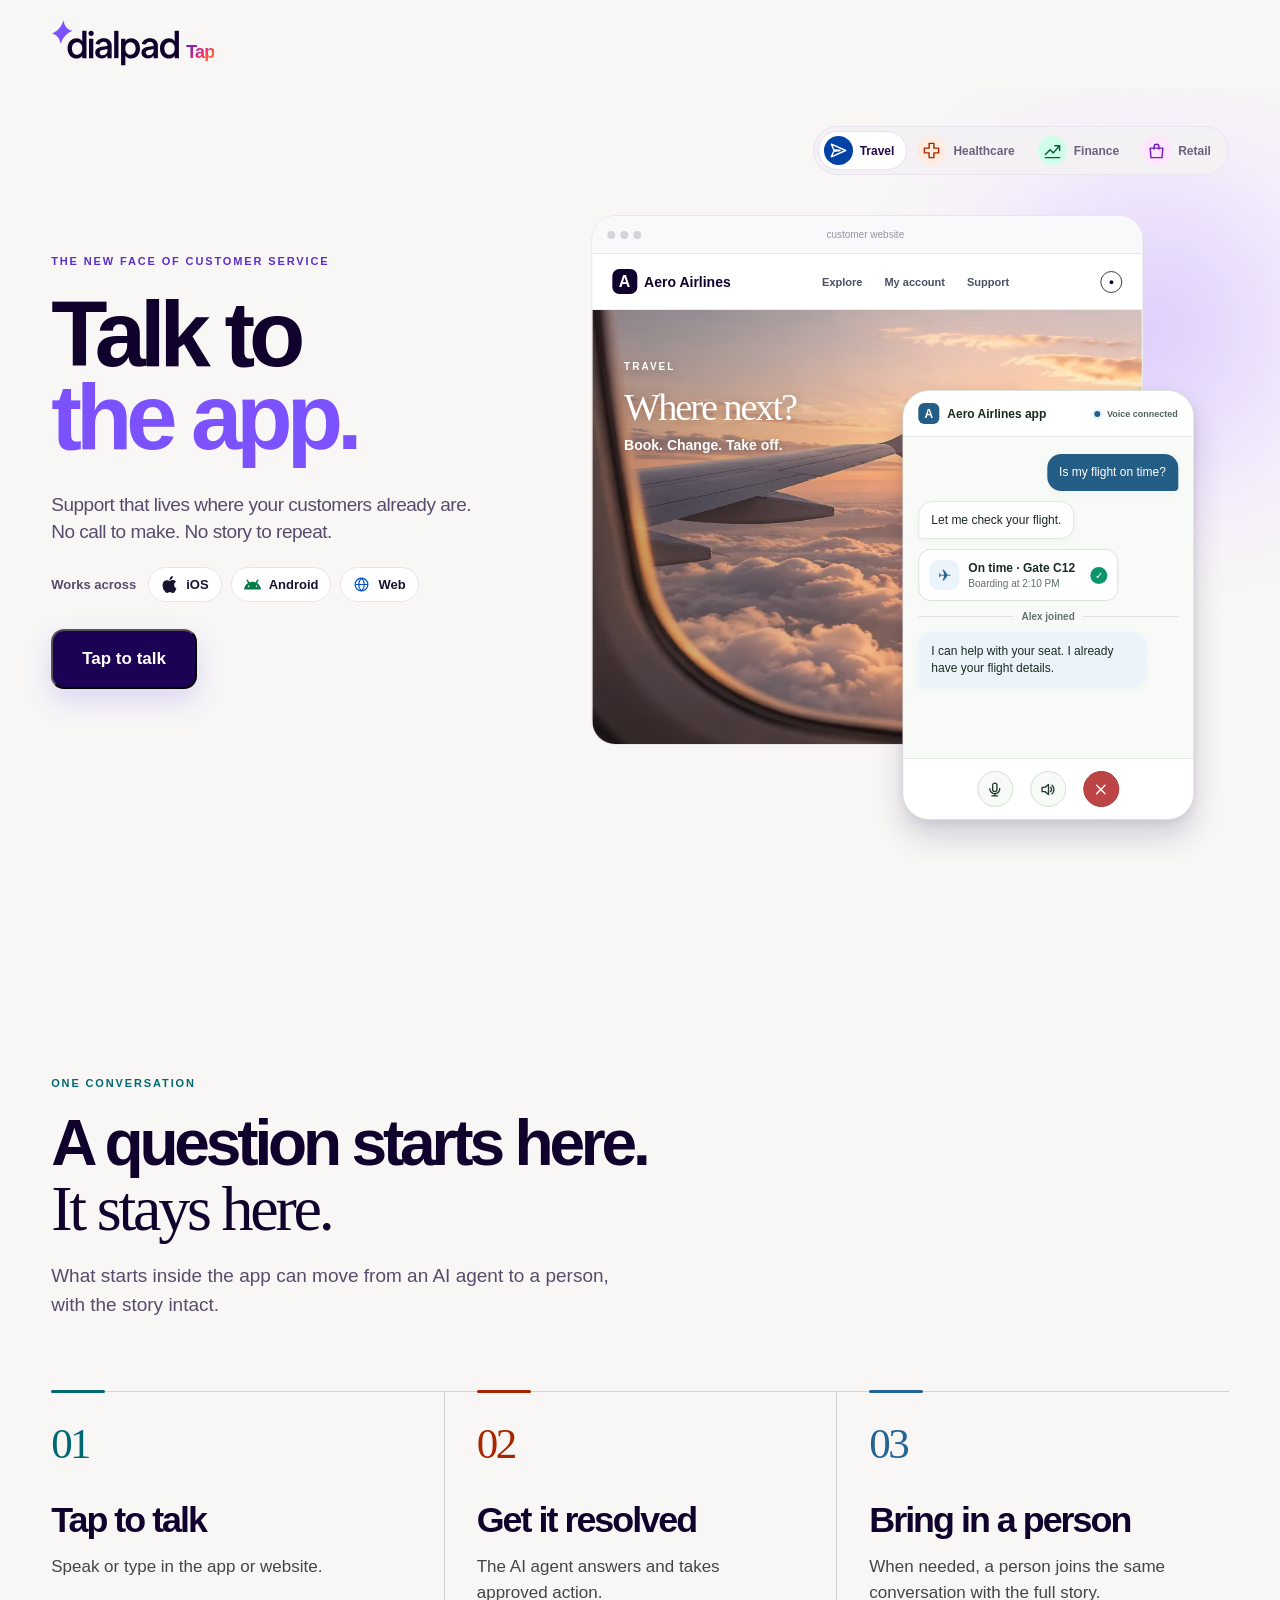
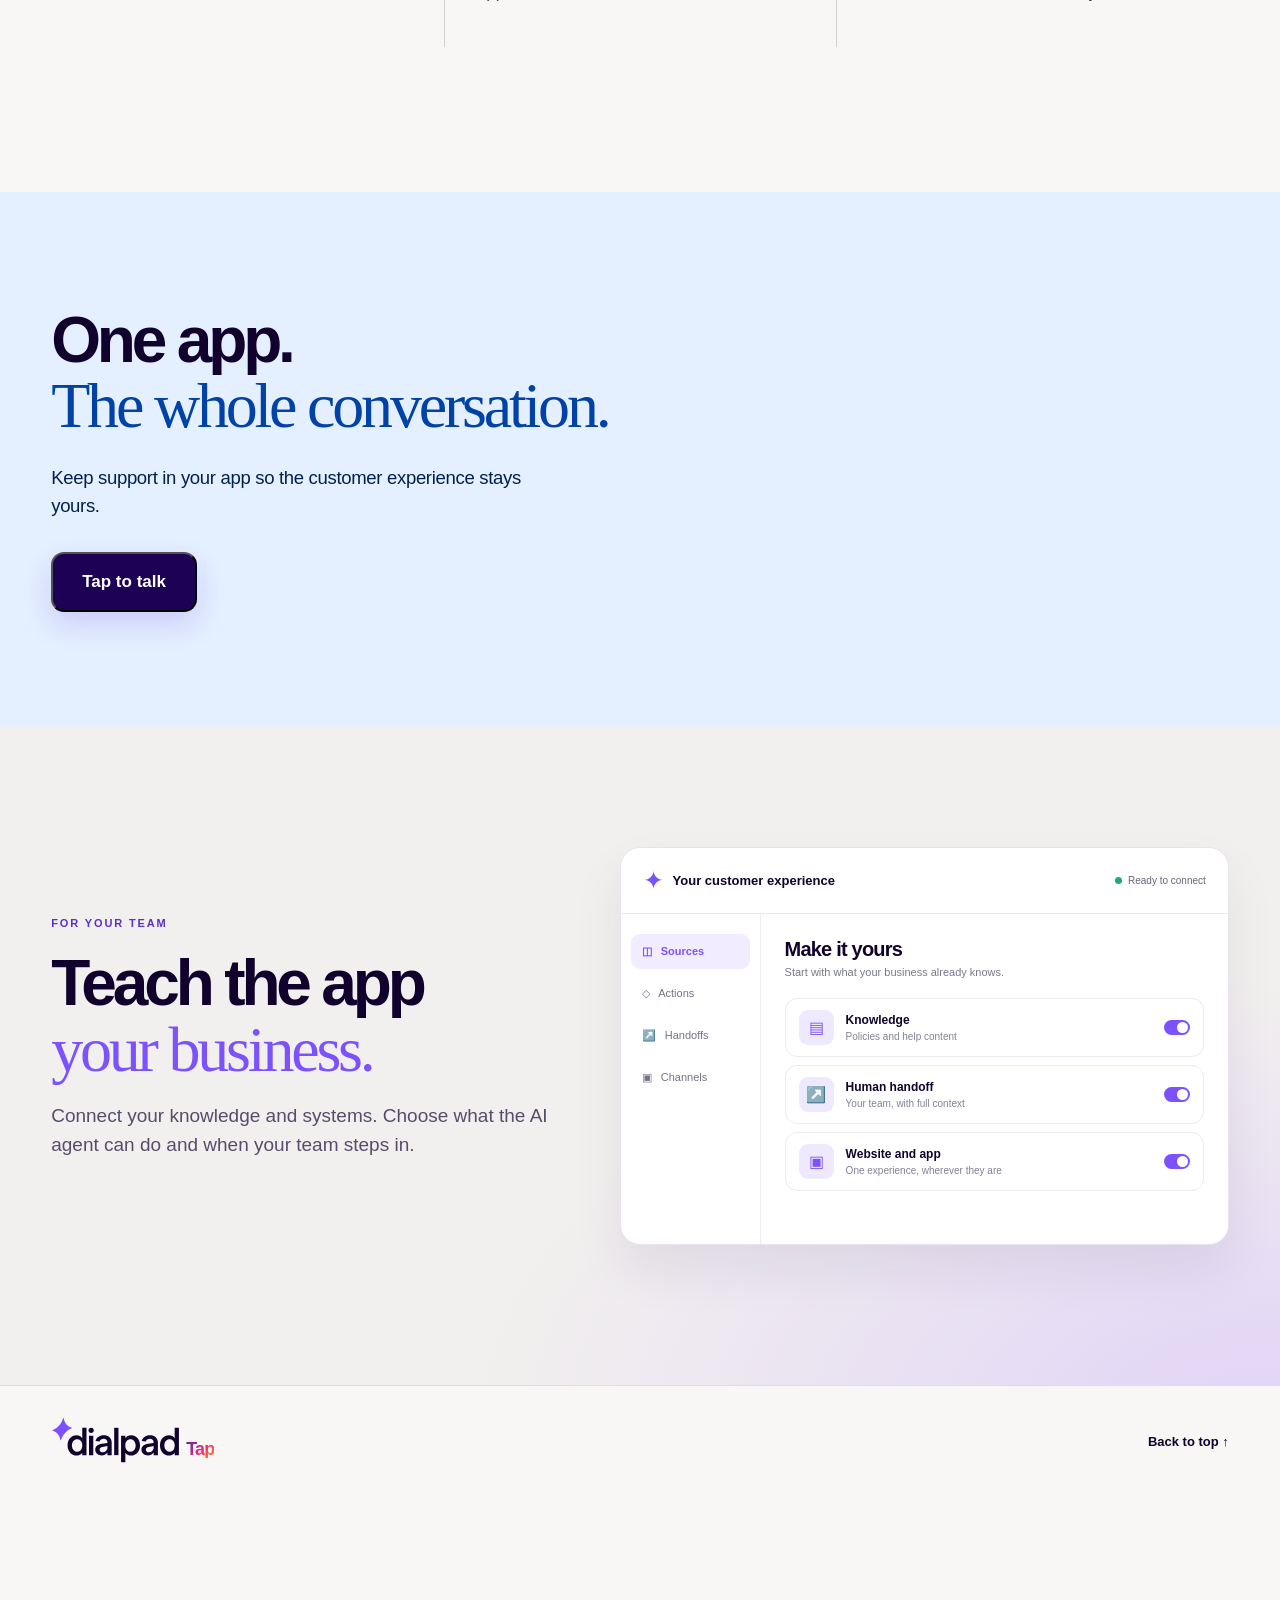
<file: index.html>
<!doctype html><html lang="en"><meta charset="utf-8"><meta name="viewport" content="width=device-width,initial-scale=1"><title>Dialpad Tap</title><meta http-equiv="refresh" content="0; url=/tap/"><p><a href="/tap/">Open Dialpad Tap</a></p></html>
</file>
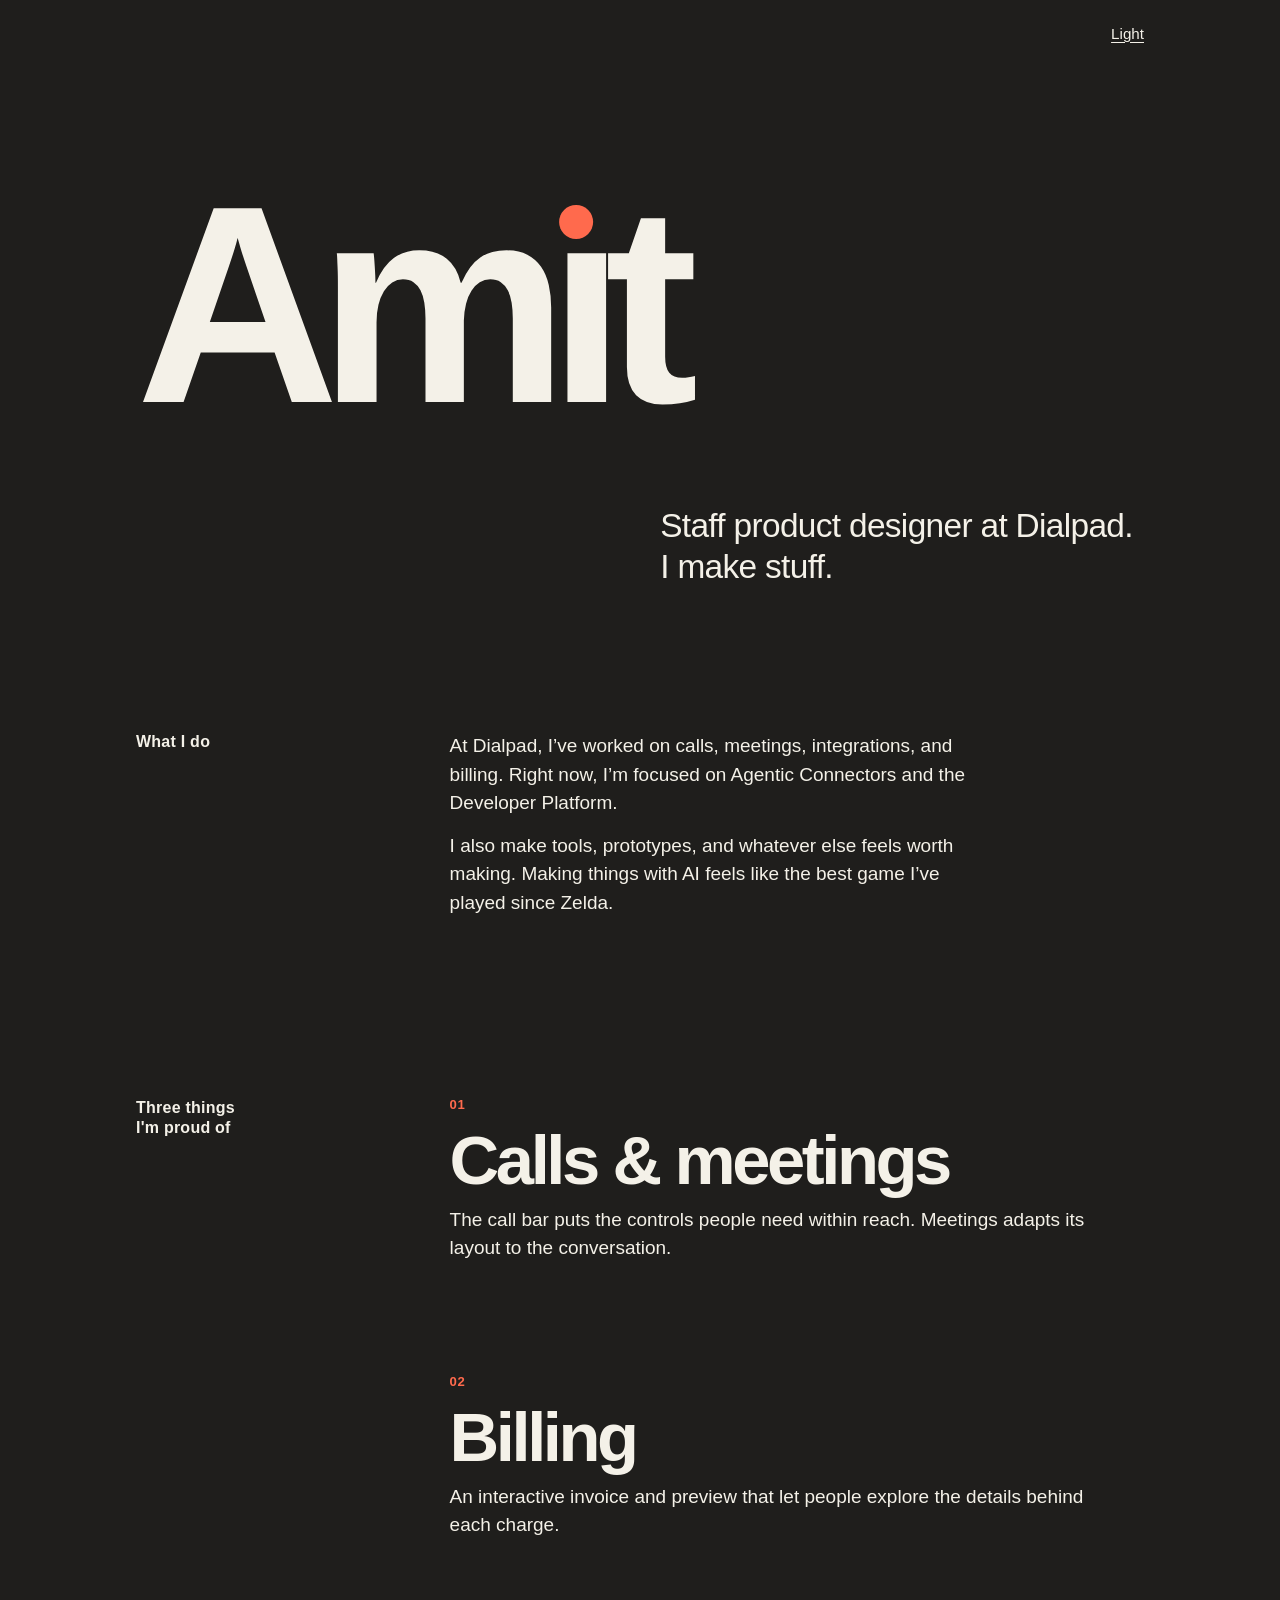
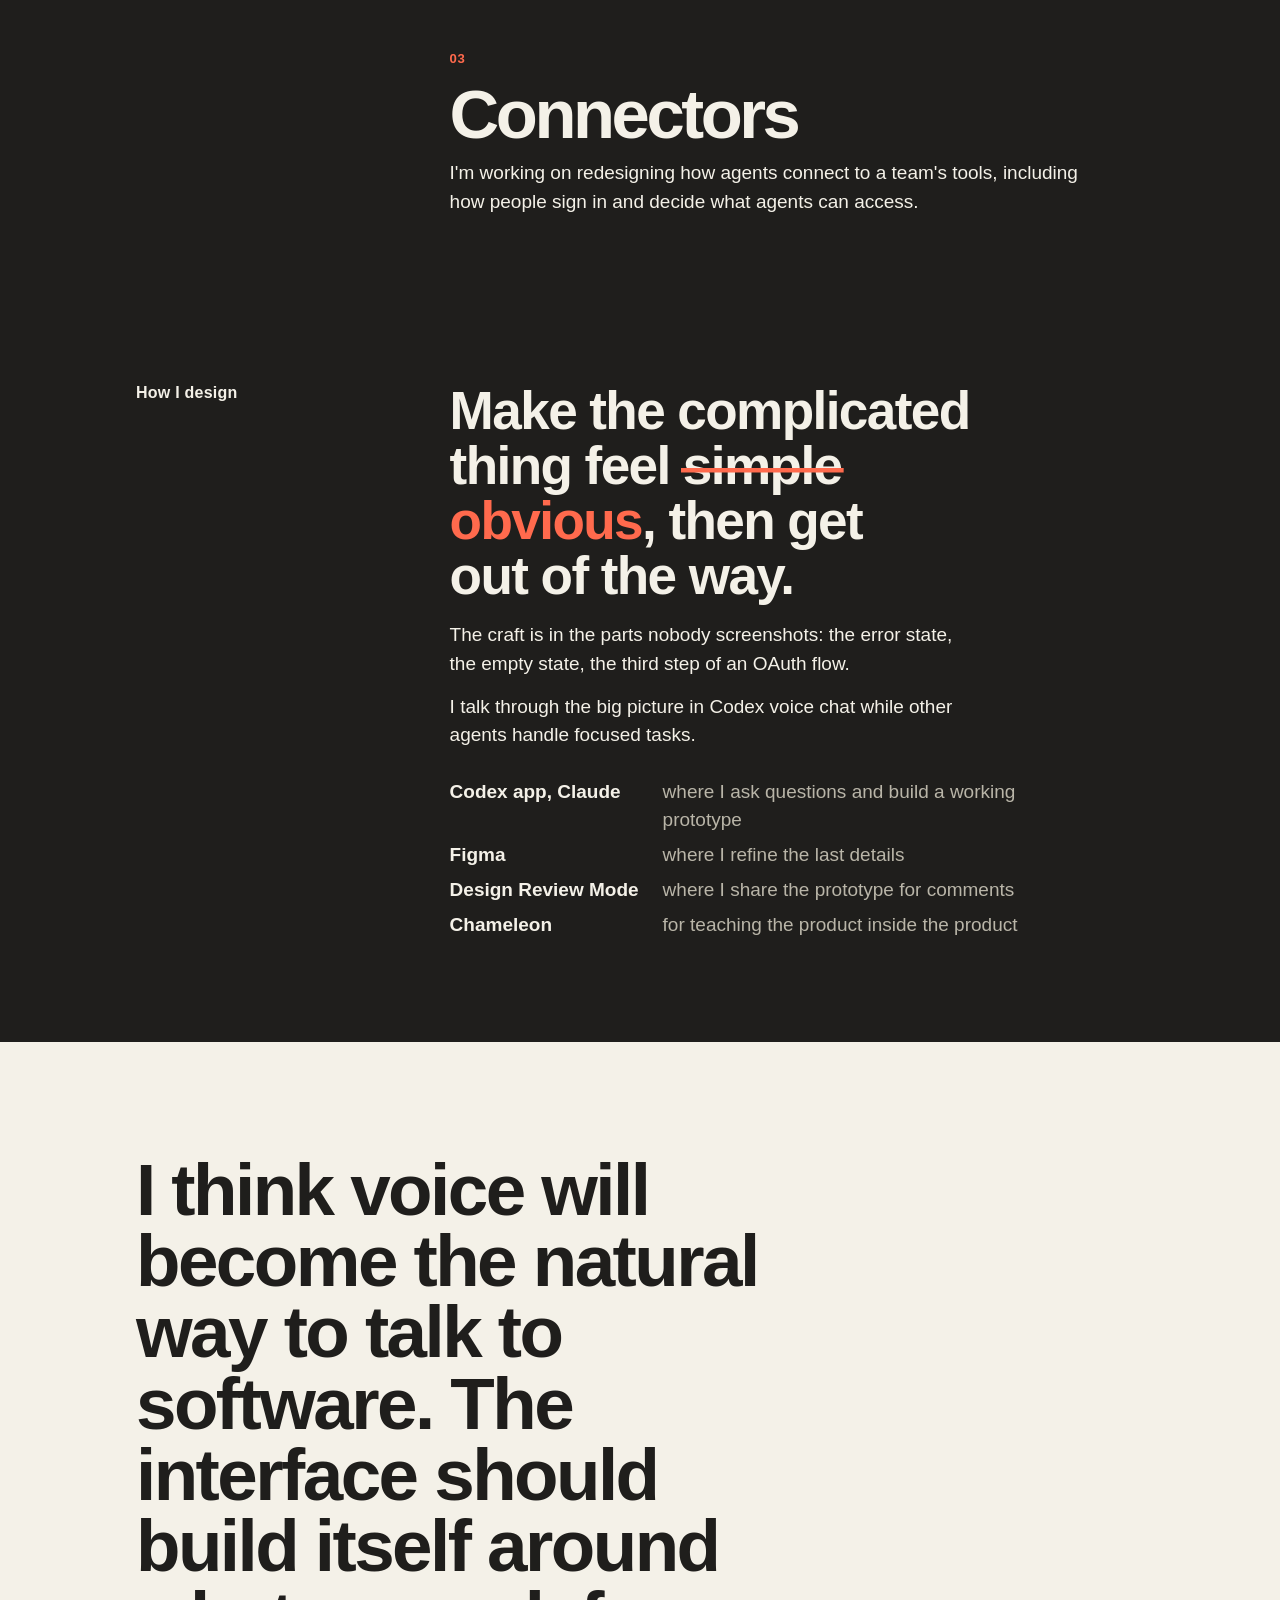
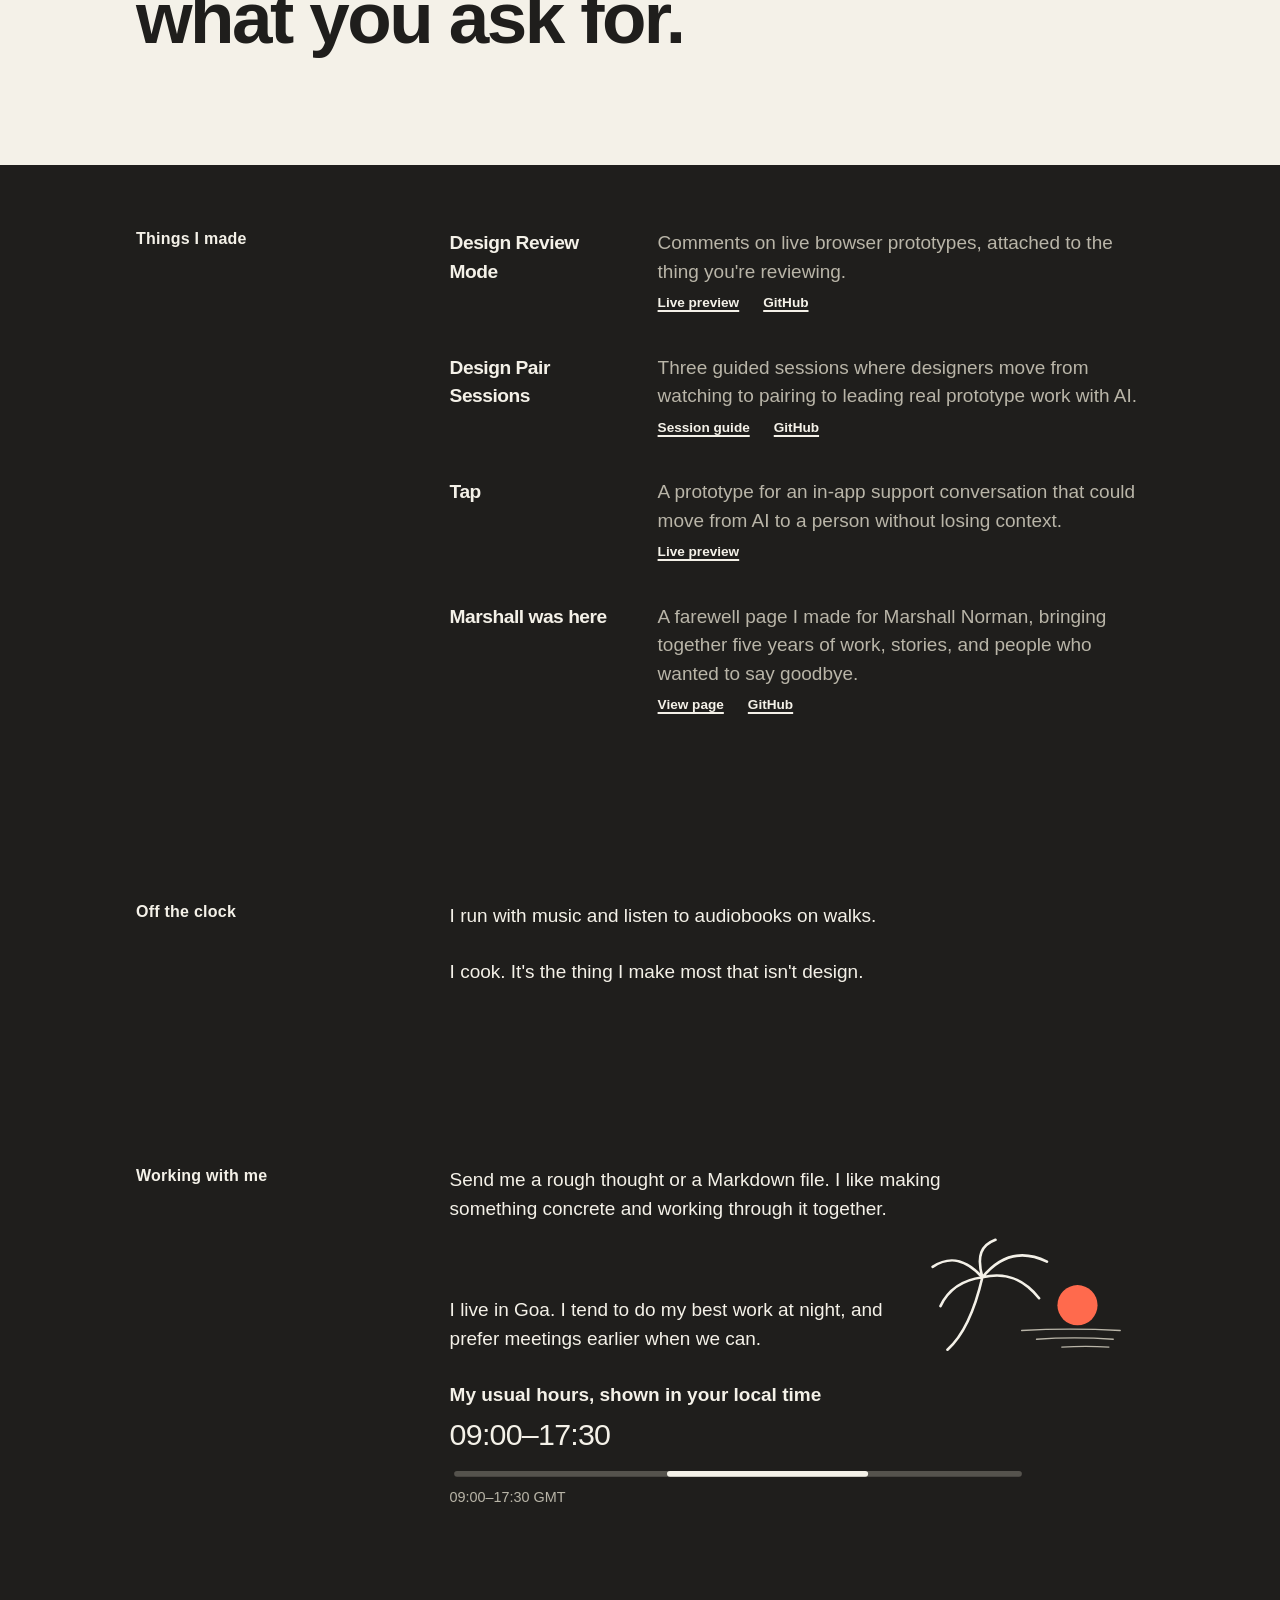
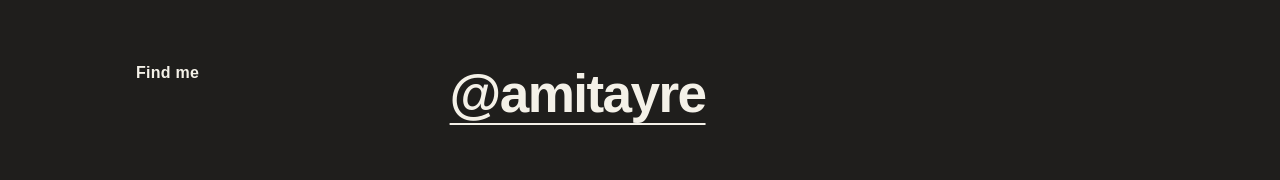
<file: amit/index.html>
<!DOCTYPE html>
<html lang="en">
<head>
<meta charset="utf-8">
<meta name="viewport" content="width=device-width, initial-scale=1, viewport-fit=cover">
<title>Amit</title>
<meta name="description" content="Amit, staff product designer at Dialpad.">
<meta name="theme-color" content="#1f1e1c">
<style>
:root{
  --paper:#1f1e1c; --ink:#f4f1e8; --soft:#b9b5a8;
  --red:#ff6a4d; --red-text:#ff6a4d;
  --sans:"Helvetica Neue",Helvetica,Arial,sans-serif;
  --ease-out:cubic-bezier(0.23,1,0.32,1);
  --gutter:clamp(1.25rem,5vw,3.5rem);
  color-scheme:dark; box-sizing:border-box;
  padding-top:env(safe-area-inset-top,0px); padding-bottom:env(safe-area-inset-bottom,0px);
}
:root[data-theme="light"]{ --paper:#f4f1e8; --ink:#141414; --soft:#55524a; --red:#c8321a; --red-text:#a82813; color-scheme:light; }
*,*::before,*::after{box-sizing:inherit}
html{scroll-padding-top:env(safe-area-inset-top,0px)}
body{margin:0; background:var(--paper); color:var(--ink); font-family:var(--sans);
  font-size:clamp(1.0625rem,1rem + .25vw,1.1875rem); line-height:1.5; -webkit-font-smoothing:antialiased}

/* Every block gets the same side gutters. Vertical spacing is set separately so it can never cancel them. */
.wrap{max-width:70rem; margin-inline:auto; padding-inline:var(--gutter)}

a{color:inherit; text-decoration-thickness:1.5px; text-underline-offset:.2em; -webkit-tap-highlight-color:transparent; transition:text-decoration-color 150ms ease}
@media (hover:hover) and (pointer:fine){ a:hover{text-decoration-color:var(--red)} }
a:active{text-decoration-color:var(--red)}
:focus-visible{outline:2px solid var(--red); outline-offset:3px}
h1,h2,h3{font-weight:700; letter-spacing:-.025em; line-height:1.05; margin:0; text-wrap:balance}
p{margin:0 0 .9rem; max-width:62ch}
.soft{color:var(--soft)}
.tnum{font-variant-numeric:tabular-nums}

/* Top bar */
.top{display:flex; justify-content:flex-end; padding-block:.75rem 0}
.lights{font:inherit; font-size:.95rem; color:var(--ink); background:none; border:0; min-height:44px; padding:.6rem 0 .6rem 1rem; cursor:pointer;
  text-decoration:underline; text-underline-offset:.2em; touch-action:manipulation; user-select:none; -webkit-user-select:none; -webkit-tap-highlight-color:transparent;
  transform-origin:right center; transition:transform 160ms var(--ease-out)}
.lights:active{transform:scale(.97)}

/* Cover */
.cover{min-height:clamp(28rem,68vh,48rem); padding-block:clamp(3rem,8vw,6rem) clamp(3rem,7vw,5rem); display:flex; flex-direction:column; justify-content:flex-end}
h1{font-size:clamp(6rem,22vw,18rem); line-height:.75; letter-spacing:-.075em}
.letter-i{position:relative; display:inline-block}
.i-dot{position:absolute; left:50%; top:.02em; width:.12em; height:.12em; border-radius:50%; background:var(--red); transform:translateX(-50%); transition:transform 180ms var(--ease-out)}
.i-dot.entering{animation:dot-arrive 500ms var(--ease-out) 200ms both}
@keyframes dot-arrive{from{opacity:0; transform:translate(-50%,-.12em)} to{opacity:1; transform:translate(-50%,0)}}
@media (hover:hover) and (pointer:fine){h1:hover .i-dot:not(.entering){transform:translate(-50%,-.06em)}}
@media (prefers-reduced-motion:reduce){.i-dot.entering{animation:none} .i-dot{transition:none} h1:hover .i-dot:not(.entering){transform:translateX(-50%)}}
.lede{font-size:clamp(1.35rem,1.05rem + 1.3vw,2.1rem); line-height:1.22; letter-spacing:-.02em; max-width:31ch; margin:clamp(3rem,8vw,6rem) 0 0}
@media (min-width:54rem){.cover .lede{align-self:flex-end; width:48%}}
@media (max-width:40rem){.cover{min-height:62svh} h1{font-size:clamp(5.25rem,24vw,8rem)} .lede{margin-top:3.5rem}}

/* Sections: heading on the left, content on the right, one after another */
.sec{padding-block:clamp(2.25rem,5vw,4rem) clamp(4rem,8vw,6.5rem); display:grid; gap:1.5rem}
@media (min-width:54rem){ .sec{grid-template-columns:14rem minmax(0,1fr); column-gap:clamp(3rem,7vw,7rem)} }
.sec > h2{font-size:1rem; font-weight:700; letter-spacing:.015em; line-height:1.25; max-width:12rem}
.sec > div > p:not(.big){max-width:49ch}
.big{font-size:clamp(1.9rem,1.4rem + 2.4vw,3.4rem); line-height:1.04; letter-spacing:-.03em; font-weight:700; max-width:20ch; margin:0 0 1.1rem; text-wrap:balance}

.projects{list-style:none; counter-reset:project; margin:0; padding:0; display:grid; gap:0}
.projects li{counter-increment:project; padding-block:0 clamp(2rem,5vw,3.5rem); margin-bottom:clamp(2rem,5vw,3.5rem)}
.projects li:last-child{margin-bottom:0; padding-bottom:0}
.projects h3{font-size:clamp(2.25rem,1.5rem + 3.5vw,4.5rem); line-height:.98; letter-spacing:-.05em; margin-bottom:.7rem}
.projects h3::before{content:counter(project,decimal-leading-zero); display:block; color:var(--red-text); font-size:.82rem; line-height:1; letter-spacing:.05em; margin-bottom:1rem}
.projects p{margin:0}

/* The one correction on the page */
del{text-decoration:none; position:relative; white-space:nowrap}
del::after{content:""; position:absolute; left:-.04em; right:-.04em; top:54%; height:.09em; background:var(--red); clip-path:inset(0 0 0 0); transition:clip-path 280ms var(--ease-out)}
ins{text-decoration:none; color:var(--red-text); display:inline-block; transition:opacity 220ms var(--ease-out) 240ms, filter 220ms var(--ease-out) 240ms}
.armed del::after{clip-path:inset(0 100% 0 0)}
.armed ins{opacity:0; filter:blur(2px)}
@media (prefers-reduced-motion:reduce){ del::after{transition:none} ins{transition:opacity 200ms ease} .armed ins{filter:none} }

.desk{margin:1.75rem 0 0; display:grid; grid-template-columns:auto 1fr; gap:.4rem 1.5rem; max-width:36rem}
.desk dt{font-weight:700} .desk dd{margin:0; color:var(--soft)}
@media (max-width:40rem){ .desk{grid-template-columns:1fr; row-gap:0} .desk dd{margin-bottom:.7rem} }

/* Opinion: the one inverted block */
.stance{background:var(--ink); color:var(--paper); padding-block:clamp(3.5rem,9vw,7rem)}
.stance p{font-size:clamp(2.15rem,1.35rem + 4vw,5rem); line-height:.98; letter-spacing:-.035em; font-weight:700; max-width:16ch; margin:0; text-wrap:balance}


.plain{list-style:none; margin:0; padding:0; max-width:36rem}
.plain li{padding-block:.85rem}
.plain li:first-child{padding-top:0}
.side{max-width:none}
.side li{display:grid; gap:.2rem 2rem; padding-block:1.25rem}
.side li:first-child{padding-top:0}
.side b{font-size:1.2rem; letter-spacing:-.025em}
.side span{color:var(--soft)}
.side .project-links{display:flex; flex-wrap:wrap; gap:.5rem 1.5rem; margin-top:.45rem; font-size:.85rem; font-weight:700}
.project-links a{color:var(--ink)}
@media (min-width:40rem){ .side li{grid-template-columns:11rem 1fr} }

/* Hours */
.goa-row{display:grid; grid-template-columns:minmax(0,1fr) 12rem; gap:1rem 2rem; align-items:end; max-width:42rem}
.goa-row p{margin-bottom:0}
.goa-scene{display:block; width:100%; max-width:12rem; height:auto; color:var(--ink)}
.goa-scene .sun{fill:var(--red)}
.goa-scene .palm{fill:none; stroke:currentColor; stroke-width:3; stroke-linecap:round; stroke-linejoin:round}
.goa-scene .water{fill:none; stroke:var(--soft); stroke-width:1.5; stroke-linecap:round}
@media (max-width:40rem){.goa-row{grid-template-columns:1fr}.goa-scene{width:9rem; margin-top:.5rem}}
.hours-label{font-weight:700; margin:1.75rem 0 .15rem}
.hours-range{font-size:clamp(1.4rem,1.1rem + 1vw,2rem); letter-spacing:-.025em; margin:0 0 .75rem}
.ruler{margin:0 0 .6rem; max-width:36rem}
.ruler svg{display:block; width:100%; height:auto}
.ruler .track{fill:var(--soft); opacity:.35}
.ruler .band{fill:var(--ink)}
.hours-note{font-size:.9rem; margin:0}
[hidden]{display:none!important}

.links{list-style:none; margin:0; padding:0; font-size:clamp(1.9rem,1.4rem + 2.4vw,3.4rem); font-weight:700; letter-spacing:-.03em; line-height:1.15}
.end{padding-block:0 3.5rem}

/* Easter egg: type r-u-n, or triple-tap the audiobook line */
#runner{position:fixed; left:0; bottom:calc(env(safe-area-inset-bottom,0px) + 12px); z-index:9; pointer-events:none; display:none; align-items:flex-end; gap:.6rem; color:var(--ink)}
#runner.go{display:flex; animation:jog 9s linear forwards}
#runner small{font-size:.85rem; background:var(--paper); border:1.5px solid var(--ink); padding:.1rem .45rem; font-variant-numeric:tabular-nums}
@keyframes jog{from{transform:translateX(-14rem)} to{transform:translateX(100vw)}}
#runner .legs{transform-origin:20px 30px; animation:stride .35s steps(2) infinite}
@keyframes stride{50%{transform:scaleX(-1)}}
@media (prefers-reduced-motion:reduce){ #runner.go{animation:none; transform:translateX(1rem)} #runner .legs{animation:none} }
</style>
</head>
<body>

<div class="wrap top"><button class="lights" id="lights" type="button" aria-label="Switch to light theme">Light</button></div>

<header class="wrap cover">
  <h1 aria-label="Amit">Am<span class="letter-i" aria-hidden="true">ı<span class="i-dot entering"></span></span>t</h1>
  <p class="lede">Staff product designer at Dialpad. I make stuff.</p>
</header>

<main>
  <div class="wrap">
    <section class="sec" aria-labelledby="h-day">
      <h2 id="h-day">What I do</h2>
      <div>
        <p>At Dialpad, I’ve worked on calls, meetings, integrations, and billing. Right now, I’m focused on Agentic Connectors and the Developer Platform.</p>
        <p>I also make tools, prototypes, and whatever else feels worth making. Making things with AI feels like the best game I’ve played since Zelda.</p>
      </div>
    </section>

    <section class="sec" aria-labelledby="h-work">
      <h2 id="h-work">Three things I'm proud of</h2>
      <ul class="projects">
        <li><h3>Calls &amp; meetings</h3><p>The call bar puts the controls people need within reach. Meetings adapts its layout to the conversation.</p></li>
        <li><h3>Billing</h3><p>An interactive invoice and preview that let people explore the details behind each charge.</p></li>
        <li><h3>Connectors</h3><p>I'm working on redesigning how agents connect to a team's tools, including how people sign in and decide what agents can access.</p></li>
      </ul>
    </section>

    <section class="sec" aria-labelledby="h-how" id="redline">
      <h2 id="h-how">How I design</h2>
      <div>
        <p class="big">Make the complicated thing feel <del>simple</del> <span style="white-space:nowrap"><ins>obvious</ins>,</span> then get out of the way.</p>
        <p>The craft is in the parts nobody screenshots: the error state, the empty state, the third step of an OAuth flow.</p>
        <p>I talk through the big picture in Codex voice chat while other agents handle focused tasks.</p>
        <dl class="desk">
          <dt>Codex app, Claude</dt><dd>where I ask questions and build a working prototype</dd>
          <dt>Figma</dt><dd>where I refine the last details</dd>
          <dt>Design Review Mode</dt><dd>where I share the prototype for comments</dd>
          <dt>Chameleon</dt><dd>for teaching the product inside the product</dd>
        </dl>
      </div>
    </section>
  </div>

  <section class="stance" aria-labelledby="h-opinion">
    <div class="wrap">
      <h2 id="h-opinion" style="position:absolute;width:1px;height:1px;overflow:hidden;clip:rect(0 0 0 0)">A strong opinion</h2>
      <p>I think voice will become the natural way to talk to software. The interface should build itself around what you ask for.</p>
    </div>
  </section>

  <div class="wrap">
    <section class="sec" aria-labelledby="h-side">
      <h2 id="h-side">Things I made</h2>
      <ul class="plain side">
        <li><b>Design Review Mode</b><span>Comments on live browser prototypes, attached to the thing you're reviewing.<span class="project-links"><a target="_blank" href="https://review-prototype.netlify.app/" rel="noopener">Live preview</a><a target="_blank" href="https://github.com/amitdialpad/review-prototype" rel="noopener">GitHub</a></span></span></li>
        <li><b>Design Pair Sessions</b><span>Three guided sessions where designers move from watching to pairing to leading real prototype work with AI.<span class="project-links"><a target="_blank" href="https://amitdialpad.github.io/design-pair-sessions/sessions/session-1.html" rel="noopener">Session guide</a><a target="_blank" href="https://github.com/amitdialpad/design-pair-sessions" rel="noopener">GitHub</a></span></span></li>
        <li><b>Tap</b><span>A prototype for an in-app support conversation that could move from AI to a person without losing context.<span class="project-links"><a target="_blank" href="https://amitdialpad.github.io/tap/#top" rel="noopener">Live preview</a></span></span></li>
        <li><b>Marshall was here</b><span>A farewell page I made for Marshall Norman, bringing together five years of work, stories, and people who wanted to say goodbye.<span class="project-links"><a target="_blank" href="https://amitdialpad.github.io/marshall-was-here/" rel="noopener">View page</a><a target="_blank" href="https://github.com/amitdialpad/marshall-was-here" rel="noopener">GitHub</a></span></span></li>
      </ul>
    </section>

    <section class="sec" aria-labelledby="h-off">
      <h2 id="h-off">Off the clock</h2>
      <div>
        <ul class="plain">
          <li id="egg">I run with music and listen to audiobooks on walks.</li>
          <li>I cook. It's the thing I make most that isn't design.</li>
        </ul>
      </div>
    </section>

    <section class="sec" aria-labelledby="h-with">
      <h2 id="h-with">Working with me</h2>
      <div>
        <p>Send me a rough thought or a Markdown file. I like making something concrete and working through it together.</p>
        <div class="goa-row">
          <p>I live in Goa. I tend to do my best work at night, and prefer meetings earlier when we can.</p>
          <svg class="goa-scene" viewBox="0 0 220 132" role="img" aria-label="Palm tree and sunset by the water">
            <circle class="sun" cx="169" cy="77" r="23"/>
            <path class="water" d="M105 106c35-2 76-2 113 0M122 116c28-2 59-2 88 0M151 125c18-1 37-1 54 0"/>
            <path class="palm" d="M20 128c18-16 31-44 40-83M60 45C41 24 23 20 3 33M60 45C53 20 59 8 75 2M60 45c22-27 47-31 74-18M60 45c28-7 48 3 65 24M60 45C38 48 21 59 12 78"/>
          </svg>
        </div>
        <p id="hours-label" class="hours-label">My usual hours in Goa (IST)</p>
        <p id="status" class="hours-range tnum" aria-live="polite">14:30–23:00 IST</p>
        <div class="ruler" aria-hidden="true"><svg id="ruler" viewBox="0 0 600 8"><rect x="4" y="1" width="592" height="6" rx="3" class="track"/><rect x="361.7" y="1" width="209.7" height="6" rx="3" class="band"/></svg></div>
        <p id="hours-note" class="hours-note soft tnum" hidden>09:00–17:30 GMT</p>
      </div>
    </section>

    <section class="sec end" aria-labelledby="h-find" style="padding-top:clamp(2rem,4.5vw,3.25rem)">
      <h2 id="h-find">Find me</h2>
      <ul class="links">
        <li><a target="_blank" href="https://x.com/amitayre" rel="noopener">@amitayre</a></li>
      </ul>
    </section>
  </div>
</main>

<div id="runner" aria-hidden="true">
  <svg width="40" height="48" viewBox="0 0 40 48" fill="none" stroke="currentColor" stroke-width="2.5" stroke-linecap="round">
    <circle cx="22" cy="7" r="5"/><path d="M20 13 L17 29 M19 17 L28 22 M19 17 L10 21"/><path d="M16.5 7 a6 6 0 0 1 11 0" stroke-width="2"/>
    <g class="legs"><path d="M17 29 L25 37 L23 46 M17 29 L11 38 L4 40"/></g>
  </svg>
  <small>Chapter 12 of 31</small>
</div>

<script>
(function(){
  // Amit's working hours, in GMT. Edit here if they change.
  var START_GMT = 9, END_GMT = 17.5;

  var root = document.documentElement, btn = document.getElementById('lights');
  var dot = document.querySelector('.i-dot');
  if(dot) dot.addEventListener('animationend', function(){ dot.classList.remove('entering'); }, {once:true});
  function isDark(){ var t = root.getAttribute('data-theme'); return t !== 'light'; }
  function sync(){ var d = isDark(); btn.textContent = d ? 'Light' : 'Dark'; btn.setAttribute('aria-label', d ? 'Switch to light theme' : 'Switch to dark theme');
    document.querySelectorAll('meta[name="theme-color"]').forEach(function(m){ m.setAttribute('content', d ? '#1f1e1c' : '#f4f1e8'); }); }
  try{ var saved = localStorage.getItem('amit-theme'); if(saved) root.setAttribute('data-theme', saved); }catch(e){}
  sync();
  btn.addEventListener('click', function(){ var n = isDark() ? 'light' : 'dark'; root.setAttribute('data-theme', n); try{ localStorage.setItem('amit-theme', n); }catch(e){} sync(); });

  // A 24-hour day in the visitor's local time. The solid bar is Amit's usual working day.
  var svg = document.getElementById('ruler'), NS = 'http://www.w3.org/2000/svg', L = 4, W = 592;
  function mk(tag, a){ var e = document.createElementNS(NS, tag); for(var k in a) e.setAttribute(k, a[k]); return e; }
  function x(h){ return L + h / 24 * W; }
  function clock(h){ var m = Math.round((((h % 24) + 24) % 24) * 60); return String(Math.floor(m / 60) % 24).padStart(2,'0') + ':' + String(m % 60).padStart(2,'0'); }
  function draw(){
    var now = new Date(), off = -now.getTimezoneOffset() / 60;
    var a = (((START_GMT + off) % 24) + 24) % 24, b = a + (END_GMT - START_GMT);
    var localRange = clock(a) + '\u2013' + clock(b) + (b > 24 ? ' (next day)' : '');
    var marks = document.createDocumentFragment();
    marks.appendChild(mk('rect',{x:L,y:1,width:W,height:6,rx:3,'class':'track'}));
    if(b <= 24){ marks.appendChild(mk('rect',{x:x(a),y:1,width:x(b)-x(a),height:6,rx:3,'class':'band'})); }
    else { marks.appendChild(mk('rect',{x:x(a),y:1,width:x(24)-x(a),height:6,rx:3,'class':'band'}));
           marks.appendChild(mk('rect',{x:x(0),y:1,width:x(b-24)-x(0),height:6,rx:3,'class':'band'})); }
    svg.replaceChildren(marks);
    document.getElementById('hours-label').textContent = 'My usual hours, shown in your local time';
    document.getElementById('status').textContent = localRange;
    document.getElementById('hours-note').hidden = false;
  }
  draw(); setInterval(draw, 3600000);

  // The correction plays once, when it first scrolls into view.
  var rl = document.getElementById('redline');
  if(rl && 'IntersectionObserver' in window){
    rl.classList.add('armed');
    var io = new IntersectionObserver(function(es){ if(es[0].isIntersecting){ rl.classList.remove('armed'); io.disconnect(); } }, {threshold:.5});
    io.observe(rl);
  }

  var buf = '', runner = document.getElementById('runner');
  function go(){
    runner.querySelector('small').textContent = 'Chapter ' + (5 + Math.floor(Math.random() * 20)) + ' of 31';
    runner.classList.remove('go'); void runner.offsetWidth; runner.classList.add('go');
    setTimeout(function(){ runner.classList.remove('go'); }, matchMedia('(prefers-reduced-motion: reduce)').matches ? 3000 : 9200);
  }
  document.addEventListener('keydown', function(ev){
    buf = (buf + (ev.key || '').toLowerCase()).slice(-3);
    if(buf === 'run'){ buf = ''; go(); }
  });
  var taps = 0, tapTimer;
  document.getElementById('egg').addEventListener('click', function(){
    clearTimeout(tapTimer); tapTimer = setTimeout(function(){ taps = 0; }, 600);
    if(++taps >= 3){ taps = 0; go(); }
  });
})();
</script>
</body>
</html>
</file>
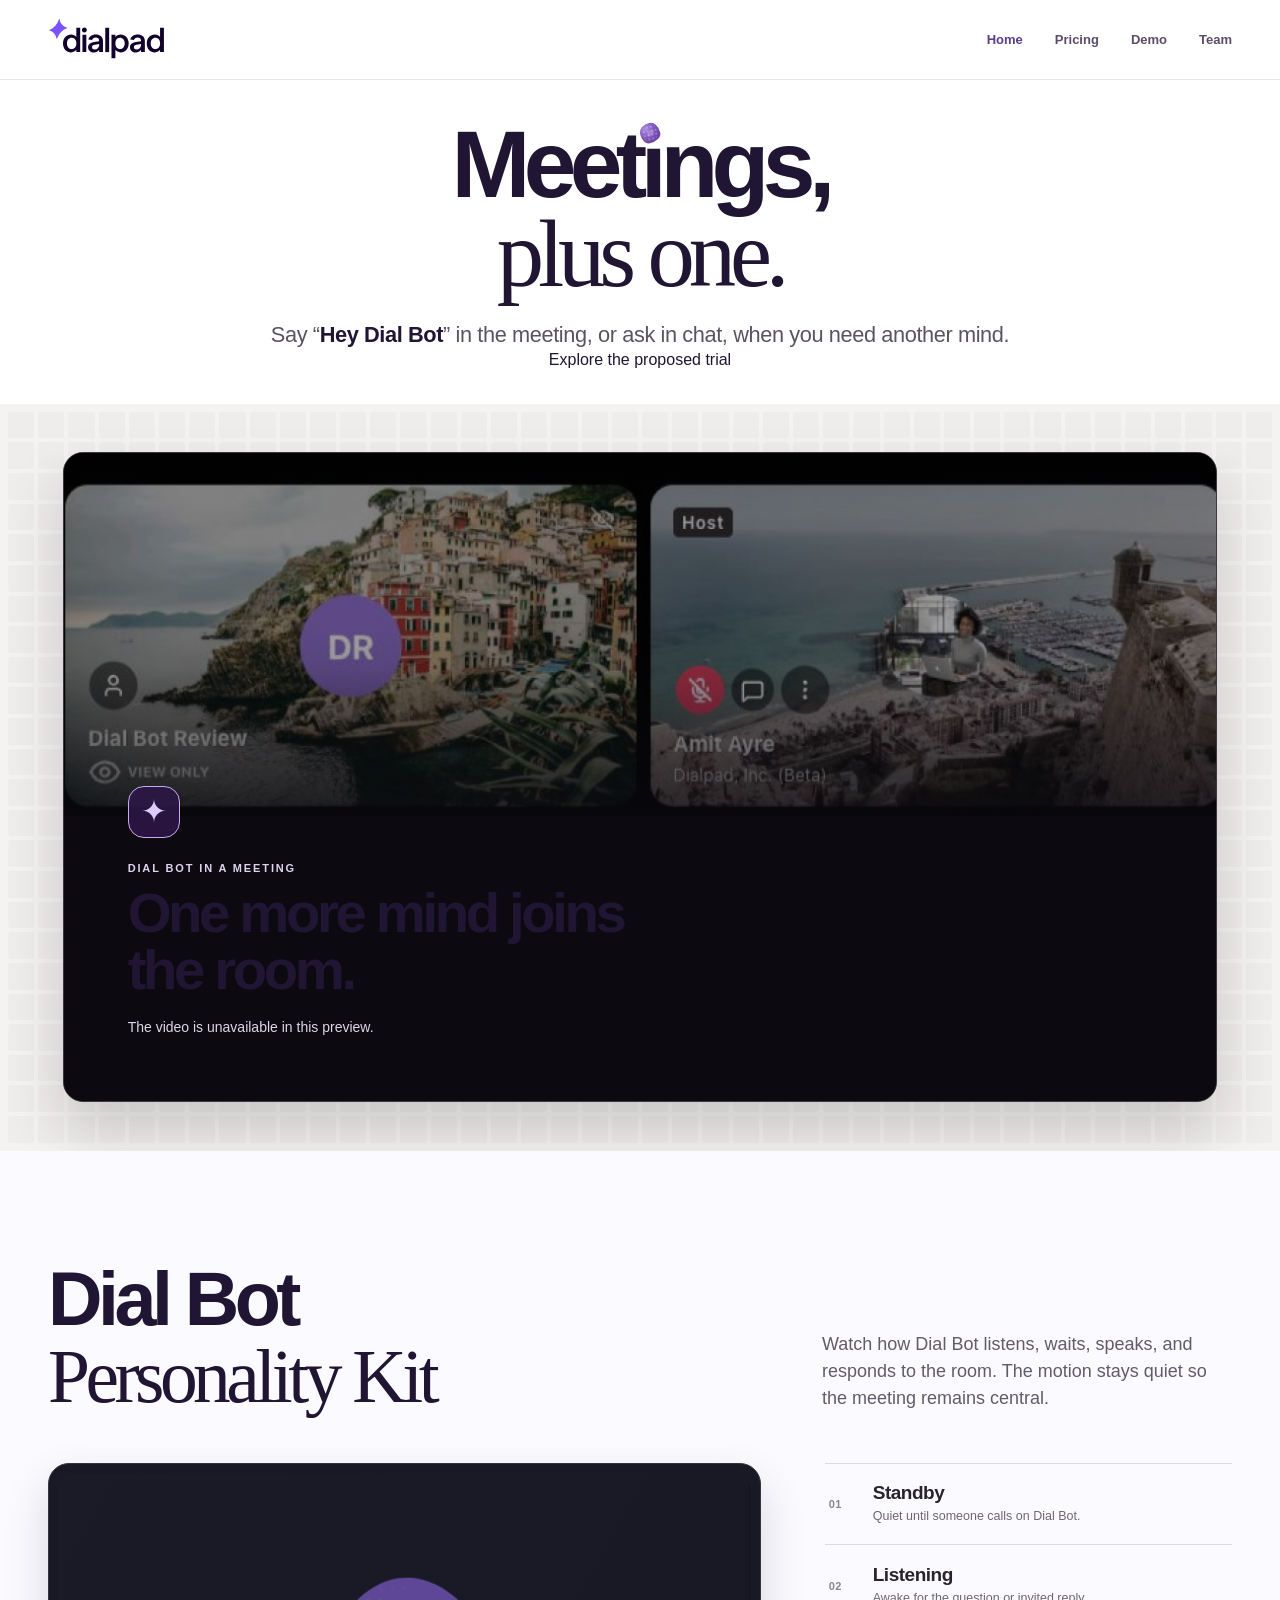
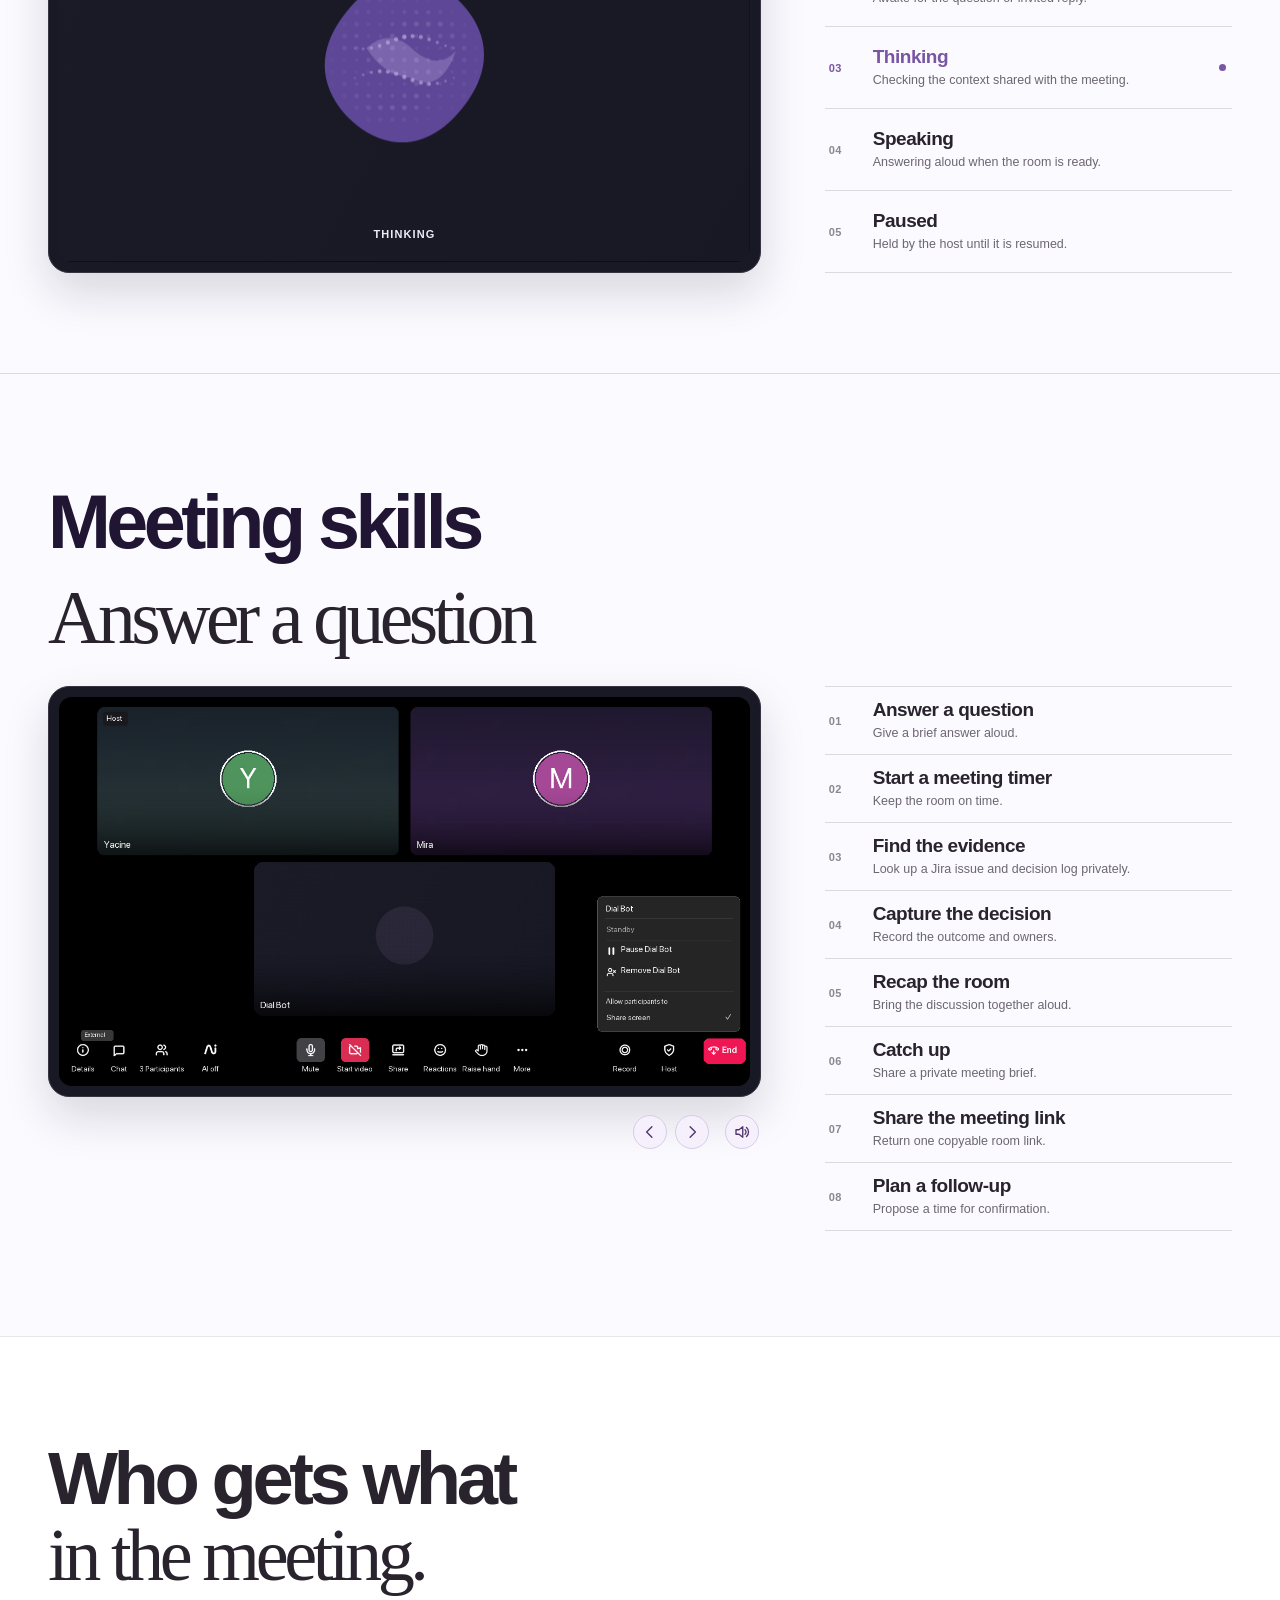
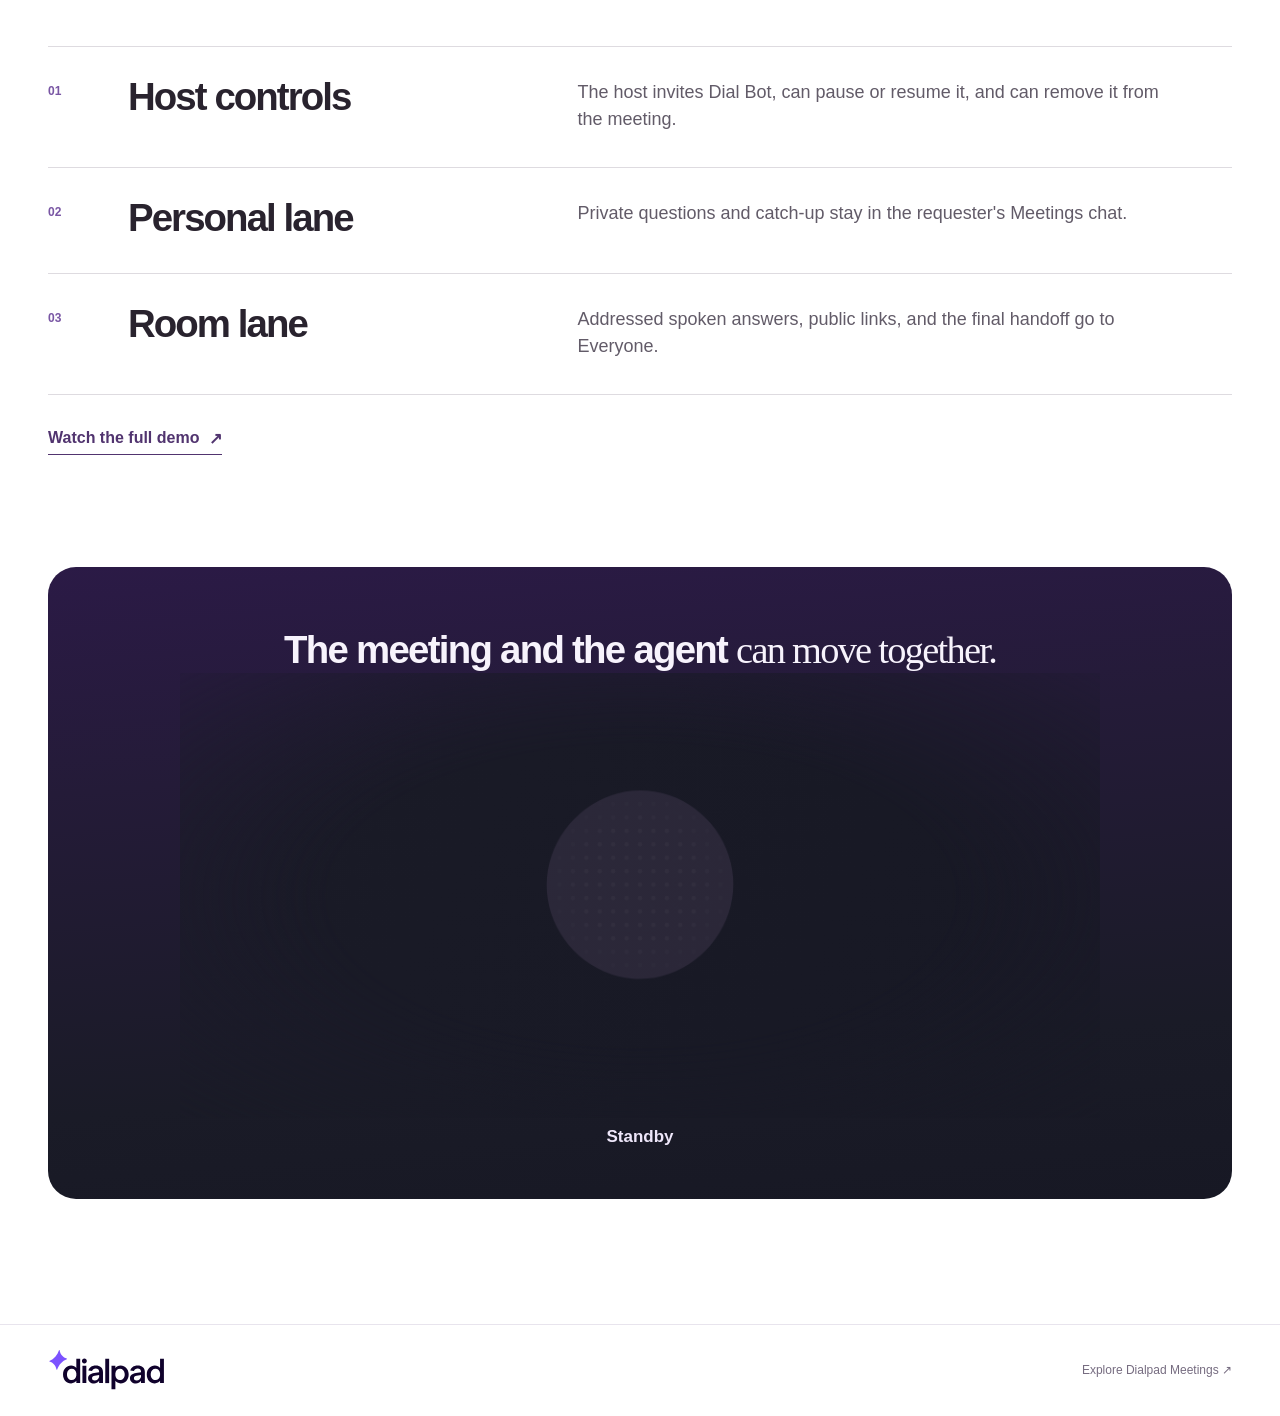
<file: dialbot/index.html>
<!doctype html>
<html lang="en">
<head>
  <meta charset="utf-8"><meta name="viewport" content="width=device-width, initial-scale=1">
  <meta name="robots" content="noindex,nofollow"><meta name="theme-color" content="#111015">
  <meta name="description" content="Meet Dial Bot, an extra mind for Dialpad Meetings. Say Hey Dial Bot when your team needs it.">
  <title>Dial Bot — Meetings, plus one</title>
  <link rel="icon" href="./assets/dialpad-icon-tile-gradient.svg" type="image/svg+xml">
  <link rel="stylesheet" href="./assets/tokens-base-light.css"><link rel="stylesheet" href="./assets/tokens-dp-light.css">
  <link rel="stylesheet" href="./local.css?v=poster2"><link rel="stylesheet" href="./features.css?v=lanes1"><link rel="stylesheet" href="./skills-kit.css?v=7"><link rel="stylesheet" href="./hero-bot-tittle.css?v=3"><link rel="stylesheet" href="./hero-video-grid.css?v=2"><link rel="stylesheet" href="./pricing.css"><link rel="stylesheet" href="./bot-sequence.css?v=7"><link rel="stylesheet" href="./marketing-nav.css?v=1"><script src="./site.js?v=poster1" defer></script><script src="./mood-kit.js?v=personality-scroll1" defer></script><script src="./skills-kit.js?v=7" defer></script><script src="./hero-bot-tittle.js" defer></script><script src="./hero-video-grid.js?v=2" defer></script><script src="./bot-sequence.js?v=7" type="module"></script>
</head>
<body>
  <a class="skip-link" href="#main">Skip to content</a>
  <header class="site-header"><a class="brand" href="#top" aria-label="Dialpad, back to top"><img src="./assets/dialpad-logo.svg" alt=""></a><nav aria-label="Site navigation"><a href="./index.html" aria-current="page">Home</a><a class="site-pricing-link" href="./pricing.html">Pricing</a><a href="./demo/">Demo</a><a href="./team.html">Team</a></nav></header>
  <main id="main">
    <section class="hero" id="top" aria-labelledby="intro-title">
      <div class="hero-copy page-wrap" id="experience">
        <h1 id="intro-title" aria-label="Meetings, plus one."><span aria-hidden="true">Meet<span class="hero-bot-i"><span class="hero-bot-stem">i</span><span class="hero-bot-tittle"></span></span>ngs, <em>plus one.</em></span></h1>
        <p class="hero-lede">Say “<strong>Hey Dial Bot</strong>” in the meeting, or ask in chat, when you need another mind.</p>
        <a class="hero-pricing-link" href="./pricing.html">Explore the proposed trial</a>
      </div>
      <div class="hero-showcase" aria-label="Dial Bot meeting film">
        <div class="hero-video-grid" id="hero-video-grid" aria-hidden="true"></div>
        <div class="film-stage" id="film-stage">
          <div class="film-placeholder" hidden><img src="./assets/camera-off-meeting.png" alt="Dialpad camera-off meeting tiles"><div class="poster-shade"></div><div class="poster-content"><span class="poster-mark" aria-hidden="true">✦</span><span class="poster-kicker">Dial Bot in a meeting</span><strong>One more mind joins the room.</strong><small>The video is unavailable in this preview.</small></div></div>
          <video id="hero-film" controls playsinline preload="metadata" tabindex="0" aria-label="Dial Bot pod meeting film" poster="./assets/dial-bot-pod-film-poster.jpg" src="./assets/dial-bot-pod-film-mood-kit-local-v2.mp4?v=5c26116c">Your browser does not support video playback.</video>
          <button class="film-play" id="film-play" type="button" aria-label="Watch the meeting: play the Dial Bot film"><span class="film-play-icon" aria-hidden="true"></span><span class="film-play-label">Watch the meeting</span></button>
        </div>
      </div>
    </section>
    <section class="emotions-showcase" id="emotions" aria-labelledby="emotions-title">
      <div class="page-wrap">
        <div class="emotions-heading">
          <div><h2 id="emotions-title">Dial Bot<br><em>Personality Kit</em></h2></div>
          <p>Watch how Dial Bot listens, waits, speaks, and responds to the room. The motion stays quiet so the meeting remains central.</p>
        </div>
        <div class="emotions-grid">
          <div class="motion-frame">
            <div class="motion-stage" id="motion-stage">
              <canvas id="mood-canvas" aria-hidden="true"></canvas>
              <span class="mood-stage-label" aria-hidden="true">Thinking</span>
            </div>
          </div>
          <div class="emotion-controls" role="group" aria-label="Preview Dial Bot personality moments">
            <button type="button" data-state="standby" aria-pressed="false" aria-controls="motion-stage"><span class="emotion-number">01</span><span class="emotion-button-copy"><strong>Standby</strong><small>Quiet until someone calls on Dial Bot.</small></span></button>
            <button type="button" data-state="listening" aria-pressed="false" aria-controls="motion-stage"><span class="emotion-number">02</span><span class="emotion-button-copy"><strong>Listening</strong><small>Awake for the question or invited reply.</small></span></button>
            <button type="button" data-state="thinking" aria-pressed="true" class="is-active" aria-controls="motion-stage"><span class="emotion-number">03</span><span class="emotion-button-copy"><strong>Thinking</strong><small>Checking the context shared with the meeting.</small></span></button>
            <button type="button" data-state="speaking" aria-pressed="false" aria-controls="motion-stage"><span class="emotion-number">04</span><span class="emotion-button-copy"><strong>Speaking</strong><small>Answering aloud when the room is ready.</small></span></button>
            <button type="button" data-state="paused" aria-pressed="false" aria-controls="motion-stage"><span class="emotion-number">05</span><span class="emotion-button-copy"><strong>Paused</strong><small>Held by the host until it is resumed.</small></span></button>
            <button type="button" data-state="heart" aria-pressed="false" aria-controls="motion-stage"><span class="emotion-number">06</span><span class="emotion-button-copy"><strong>Love</strong><small>A small response when the team shares appreciation.</small></span></button>
            <button type="button" data-state="celebrate" aria-pressed="false" aria-controls="motion-stage"><span class="emotion-number">07</span><span class="emotion-button-copy"><strong>Celebration</strong><small>A brief flourish when the team lands a milestone.</small></span></button>
            <button type="button" data-state="thumbs" aria-pressed="false" aria-controls="motion-stage"><span class="emotion-number">08</span><span class="emotion-button-copy"><strong>Thumbs up</strong><small>A quiet acknowledgement when the next step is clear.</small></span></button>
          </div>
        </div>
        <span class="sr-only" id="emotion-live" aria-live="polite"></span>
      </div>
    </section>
    <section class="skills-showcase" id="skills" aria-labelledby="skills-title">
      <div class="page-wrap">
        <div class="emotions-heading skills-heading">
          <div><h2 id="skills-title">Meeting skills</h2></div>
        </div>
        <div class="skills-active-heading" id="skills-active-heading"><button type="button" id="skill-current-name" aria-label="Play Answer a question">Answer a question</button></div>
        <div class="emotions-grid skills-grid">
          <div class="skills-player-column">
            <div class="motion-frame skills-frame">
              <div class="motion-stage skills-stage" id="skills-stage" role="button" tabindex="0" aria-label="Play Answer a question video">
                <video id="skills-video" playsinline preload="metadata" poster="./assets/chapters/chapter-01-poster.jpg" aria-hidden="true"><source type="video/mp4"></video>
              </div>
            </div>
            <div class="skills-player-meta">
              <div class="skills-stepper" aria-label="Skill playback navigation"><button type="button" id="skill-prev" aria-label="Previous skill" title="Previous skill"><svg viewBox="0 0 24 24" aria-hidden="true"><path d="m14.5 5-7 7 7 7" fill="none" stroke="currentColor" stroke-width="1.8" stroke-linecap="round" stroke-linejoin="round"/></svg></button><button type="button" id="skill-next" aria-label="Next skill" title="Next skill"><svg viewBox="0 0 24 24" aria-hidden="true"><path d="m9.5 5 7 7-7 7" fill="none" stroke="currentColor" stroke-width="1.8" stroke-linecap="round" stroke-linejoin="round"/></svg></button></div>
              <button type="button" id="skill-sound" class="skills-sound-button" aria-label="Turn sound off" aria-pressed="true"><svg class="skills-sound-on-icon" viewBox="0 0 24 24" aria-hidden="true"><path d="M4 9h4l5-4v14l-5-4H4zM16 9a4 4 0 0 1 0 6m2-9a8 8 0 0 1 0 12" fill="none" stroke="currentColor" stroke-width="1.8" stroke-linecap="round" stroke-linejoin="round"/></svg><svg class="skills-sound-off-icon" viewBox="0 0 24 24" aria-hidden="true" hidden><path d="M4 9h4l5-4v14l-5-4H4zM16 9l5 6m0-6-5 6" fill="none" stroke="currentColor" stroke-width="1.8" stroke-linecap="round" stroke-linejoin="round"/></svg></button>
            </div>
            <p class="skills-play-status" id="skill-play-status" role="status" hidden>Playback paused. Click the video to continue.</p>
          </div>
          <div class="emotion-controls skills-controls" role="group" aria-label="Watch Dial Bot meeting skills">
            <button type="button" data-skill="02" aria-pressed="false" aria-controls="skills-video"><span class="emotion-number">01</span><span class="emotion-button-copy"><strong>Answer a question</strong><small>Give a brief answer aloud.</small></span></button>
            <button type="button" data-skill="05" aria-pressed="false" aria-controls="skills-video"><span class="emotion-number">02</span><span class="emotion-button-copy"><strong>Start a meeting timer</strong><small>Keep the room on time.</small></span></button>
            <button type="button" data-skill="07" aria-pressed="false" aria-controls="skills-video"><span class="emotion-number">03</span><span class="emotion-button-copy"><strong>Find the evidence</strong><small>Look up a Jira issue and decision log privately.</small></span></button>
            <button type="button" data-skill="08" aria-pressed="false" aria-controls="skills-video"><span class="emotion-number">04</span><span class="emotion-button-copy"><strong>Capture the decision</strong><small>Record the outcome and owners.</small></span></button>
            <button type="button" data-skill="09" aria-pressed="false" aria-controls="skills-video"><span class="emotion-number">05</span><span class="emotion-button-copy"><strong>Recap the room</strong><small>Bring the discussion together aloud.</small></span></button>
            <button type="button" data-skill="10" aria-pressed="false" aria-controls="skills-video"><span class="emotion-number">06</span><span class="emotion-button-copy"><strong>Catch up</strong><small>Share a private meeting brief.</small></span></button>
            <button type="button" data-skill="12" aria-pressed="false" aria-controls="skills-video"><span class="emotion-number">07</span><span class="emotion-button-copy"><strong>Share the meeting link</strong><small>Return one copyable room link.</small></span></button>
            <button type="button" data-skill="13" aria-pressed="false" aria-controls="skills-video"><span class="emotion-number">08</span><span class="emotion-button-copy"><strong>Plan a follow-up</strong><small>Propose a time for confirmation.</small></span></button>
          </div>
        </div>
        <span class="sr-only" id="skills-live" aria-live="polite"></span>
      </div>
    </section>
    <section class="feature-gallery" id="features" aria-labelledby="features-title">
      <div class="page-wrap">
        <div class="feature-heading"><h2 id="features-title">Who gets what<br><em>in the meeting.</em></h2></div>
        <div class="feature-rows">
          <div class="feature-row"><span class="feature-number" aria-hidden="true">01</span><h3>Host controls</h3><p>The host invites Dial Bot, can pause or resume it, and can remove it from the meeting.</p></div>
          <div class="feature-row"><span class="feature-number" aria-hidden="true">02</span><h3>Personal lane</h3><p>Private questions and catch-up stay in the requester's Meetings chat.</p></div>
          <div class="feature-row"><span class="feature-number" aria-hidden="true">03</span><h3>Room lane</h3><p>Addressed spoken answers, public links, and the final handoff go to Everyone.</p></div>
        </div>
        <a class="feature-demo-link" href="./demo/">Watch the full demo <span aria-hidden="true">↗</span></a>
      </div>
    </section>
    <section class="closing sequence-showcase page-wrap" id="sequence" aria-labelledby="closing-title">
      <div class="closing-copy"><h2 id="closing-title">The meeting and the agent <em>can move together.</em></h2></div>
      <div class="sequence-player" id="sequence-demo">
        <div class="sequence-canvas-stack" id="sequence-canvas-stack" role="img" aria-label="Dial Bot in standby">
          <canvas id="sequence-canvas" class="sequence-canvas is-front" width="960" height="540" aria-hidden="true"></canvas>
          <canvas id="sequence-canvas-next" class="sequence-canvas is-back" width="960" height="540" aria-hidden="true"></canvas>
        </div>
        <span class="sequence-state" id="sequence-state" role="status" aria-live="off">Standby</span>
      </div>
    </section>
  </main>
  <footer class="site-footer"><div class="page-wrap footer-inner"><a class="brand" href="#top" aria-label="Dialpad, back to top"><img src="./assets/dialpad-logo.svg" alt=""></a><a href="https://www.dialpad.com/ai-meetings/" target="_blank" rel="noopener noreferrer">Explore Dialpad Meetings ↗</a></div></footer>
</body>
</html>
</file>
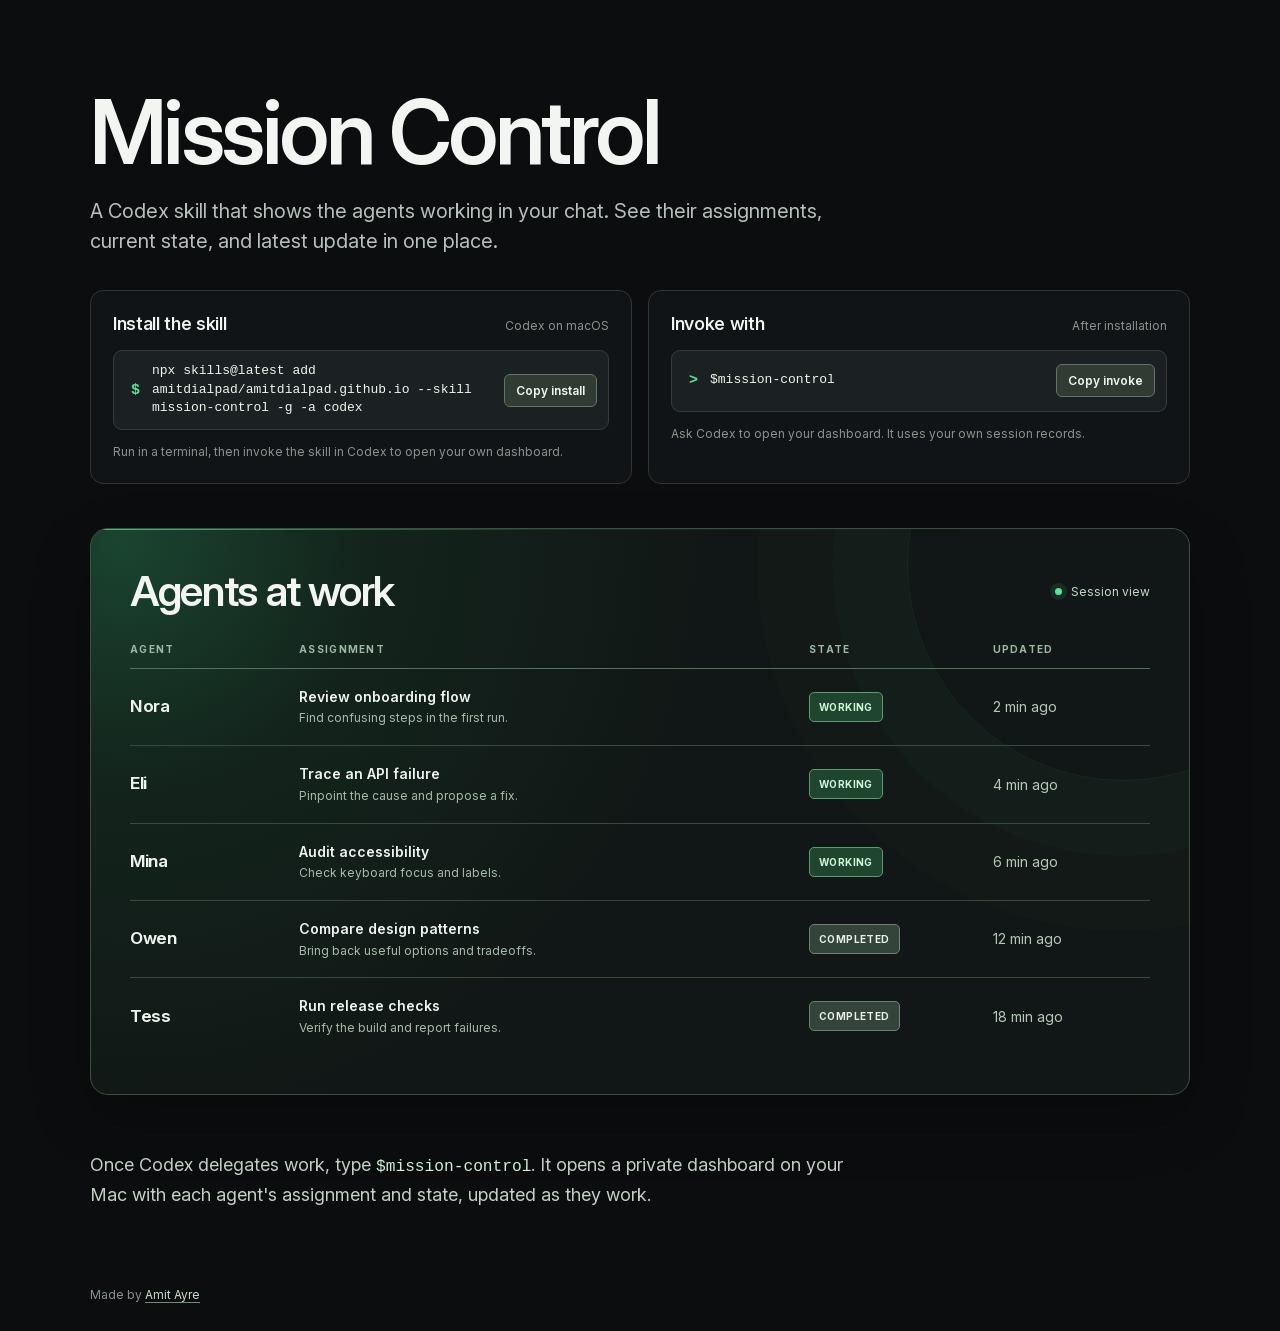
<file: mission-control/index.html>
<!doctype html>
<html lang="en">
  <head>
    <meta charset="utf-8" />
    <meta name="viewport" content="width=device-width, initial-scale=1" />
    <meta name="theme-color" content="#0b0d0e" />
    <meta name="description" content="Mission Control is a Codex skill for seeing the specialist agents working in your chat." />
    <title>Mission Control — a skill for seeing your agent team</title>
    <link rel="stylesheet" href="./styles.css?v=20261118-simple-roster-r11" />
    <script defer src="./app.js?v=20261118-simple-roster-r13"></script>
  </head>
  <body>
    <a class="skip-link" href="#main">Skip to content</a>
    <main id="main" class="shell">
      <section class="hero" aria-labelledby="hero-title">
        <h1 id="hero-title">Mission Control</h1>
        <p class="hero-copy">A Codex skill that shows the agents working in your chat. See their assignments, current state, and latest update in one place.</p>
      </section>

      <section class="commands" aria-label="Install and use the skill">
        <div class="command-card" id="install">
          <div class="card-heading">
            <h2>Install the skill</h2>
            <span>Codex on macOS</span>
          </div>
          <div class="command-line" data-command-row>
            <span class="prompt-mark" aria-hidden="true">$</span>
            <code id="install-command" data-command="npx skills@latest add amitdialpad/amitdialpad.github.io --skill mission-control -g -a codex">npx skills@latest add amitdialpad/amitdialpad.github.io --skill mission-control -g -a codex</code>
            <button class="copy-button" type="button" data-copy="install-command" aria-label="Copy install command">Copy install</button>
          </div>
          <p class="command-note">Run in a terminal, then invoke the skill in Codex to open your own dashboard.</p>
          <p class="copy-feedback" role="status" aria-live="polite"></p>
        </div>
        <div class="command-card">
          <div class="card-heading">
            <h2>Invoke with</h2>
            <span>After installation</span>
          </div>
          <div class="command-line">
            <span class="prompt-mark" aria-hidden="true">&gt;</span>
            <code id="invoke-command" data-command="$mission-control">$mission-control</code>
            <button class="copy-button" type="button" data-copy="invoke-command" aria-label="Copy Codex invocation">Copy invoke</button>
          </div>
          <p class="command-note">Ask Codex to open your dashboard. It uses your own session records.</p>
          <p class="copy-feedback" role="status" aria-live="polite"></p>
        </div>
      </section>

      <section class="showcase" aria-labelledby="showcase-title">
        <div class="roster-visual">
          <div class="roster-heading">
            <h2 id="showcase-title">Agents at work</h2>
            <span class="roster-live"><span aria-hidden="true"></span>Session view</span>
          </div>
          <div class="roster-table-scroll">
            <table class="illustration-table" aria-label="Illustrative agent roster">
              <thead><tr><th>Agent</th><th>Assignment</th><th>State</th><th>Updated</th></tr></thead>
              <tbody>
                <tr><td>Nora</td><td><strong>Review onboarding flow</strong><small>Find confusing steps in the first run.</small></td><td><span class="state working">Working</span></td><td>2 min ago</td></tr>
                <tr><td>Eli</td><td><strong>Trace an API failure</strong><small>Pinpoint the cause and propose a fix.</small></td><td><span class="state working">Working</span></td><td>4 min ago</td></tr>
                <tr><td>Mina</td><td><strong>Audit accessibility</strong><small>Check keyboard focus and labels.</small></td><td><span class="state working">Working</span></td><td>6 min ago</td></tr>
                <tr><td>Owen</td><td><strong>Compare design patterns</strong><small>Bring back useful options and tradeoffs.</small></td><td><span class="state complete">Completed</span></td><td>12 min ago</td></tr>
                <tr><td>Tess</td><td><strong>Run release checks</strong><small>Verify the build and report failures.</small></td><td><span class="state complete">Completed</span></td><td>18 min ago</td></tr>
              </tbody>
            </table>
          </div>
        </div>
      </section>

      <section class="explanation" aria-label="Using Mission Control">
        <p>Once Codex delegates work, type <code>$mission-control</code>. It opens a private dashboard on your Mac with each agent's assignment and state, updated as they work.</p>
      </section>
    </main>

    <footer class="site-footer shell">Made by <a href="https://epd-team.apps.dialpadhq.com/raw/amit.ayre@dialpad.com">Amit Ayre</a></footer>
    <span class="sr-only" id="copy-status" role="status" aria-live="polite"></span>
  </body>
</html>
</file>
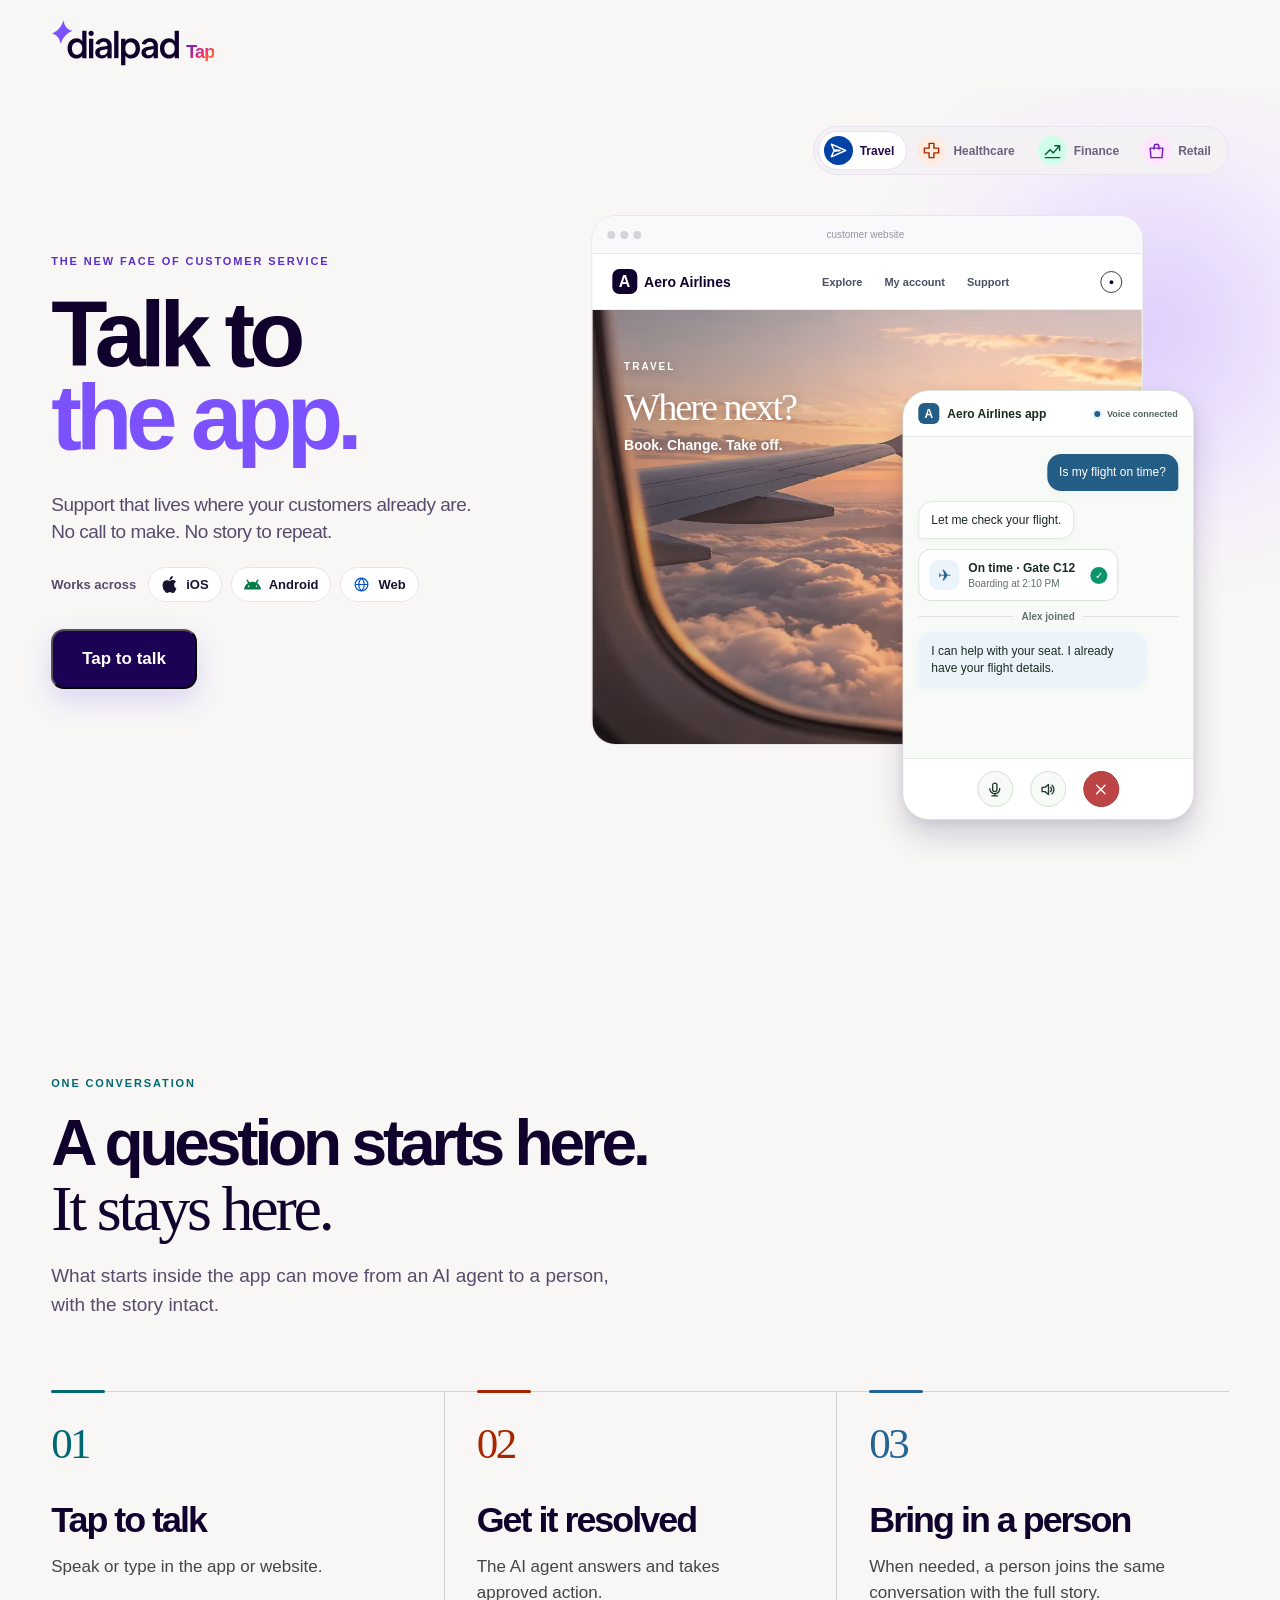
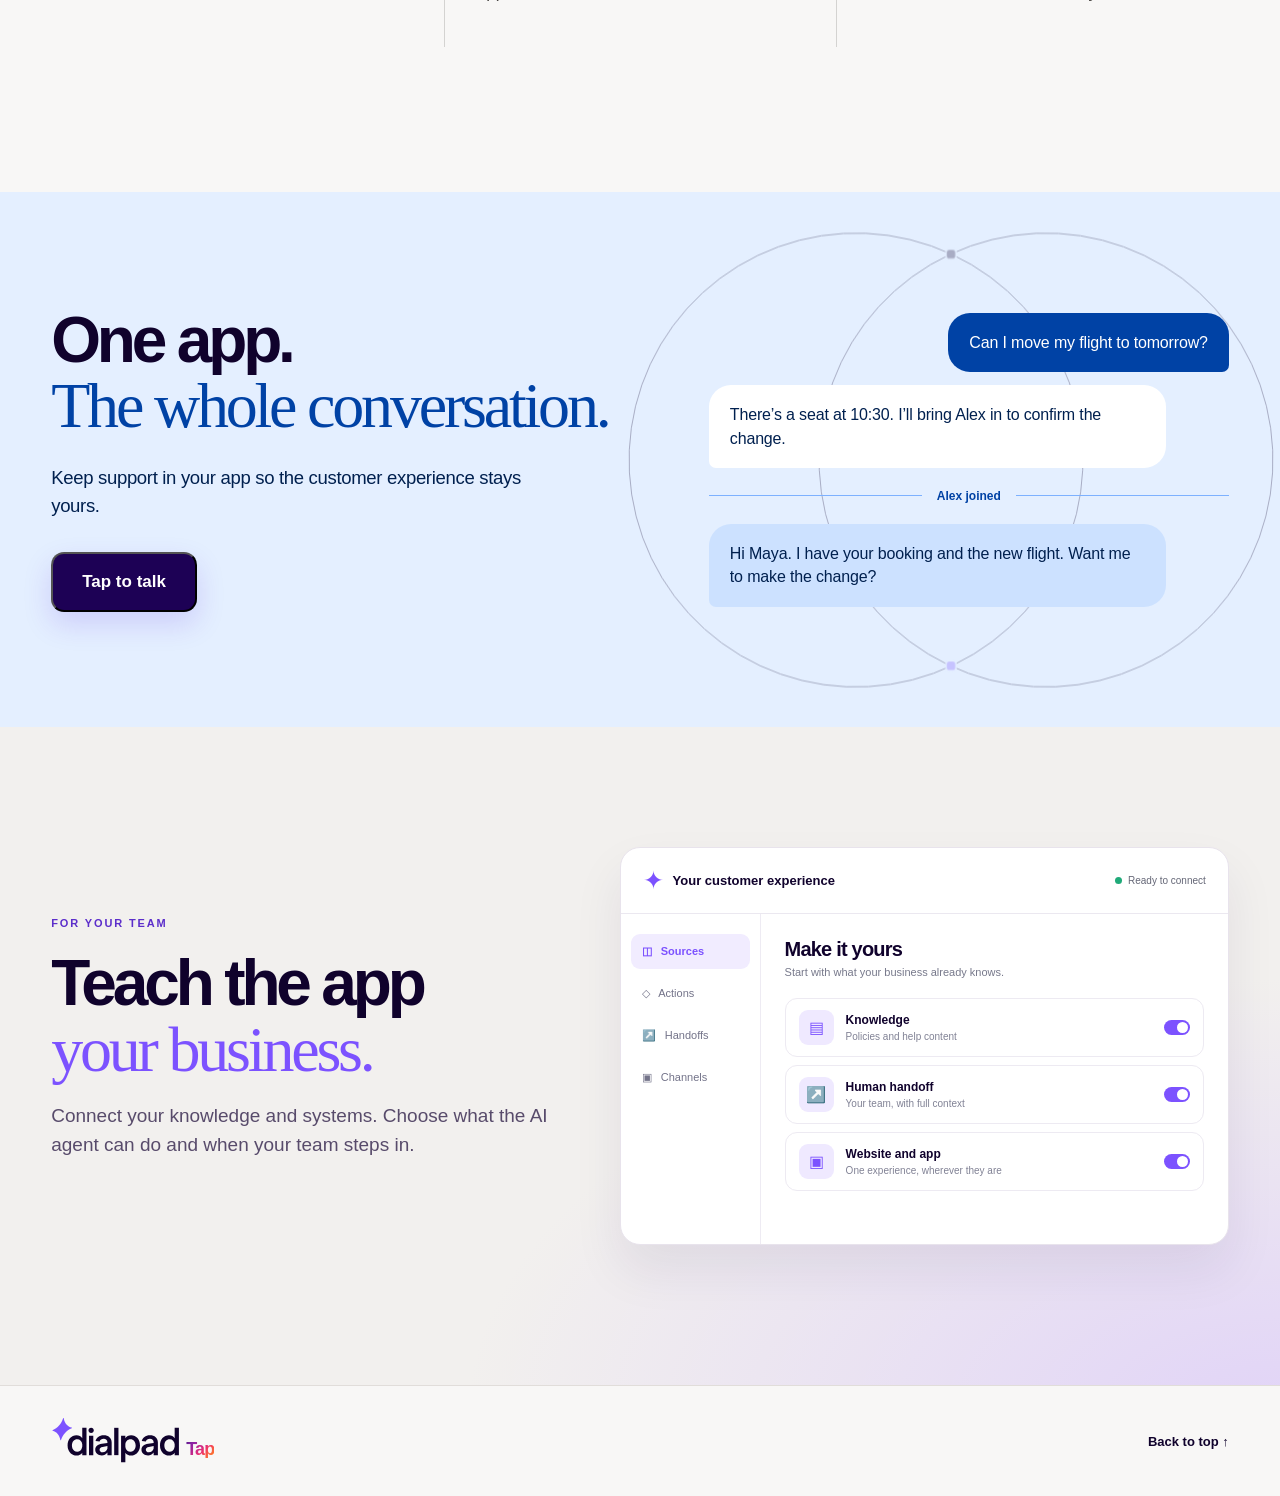
<file: tap/index.html>
<!doctype html>
<html lang="en">
  <head>
    <meta charset="utf-8" />
    <meta name="viewport" content="width=device-width, initial-scale=1" />
    <meta name="theme-color" content="#ffffff" />
    <meta name="description" content="A new way for customers to talk to your business, right inside your website or app." />
    <title>Dialpad Tap — Talk to the app</title>
    <link rel="stylesheet" href="./assets/tokens-base-light.css" />
    <link rel="stylesheet" href="./assets/tokens-dp-light.css" />
    <link rel="stylesheet" href="./styles.css?v=21" />
    <script src="./site.js?v=5" defer></script>
    <script type="module" src="./demo.js?v=6"></script>
  </head>
  <body>
    <a class="skip-link" href="#main">Skip to content</a>
    <header class="site-header">
      <a class="brand" href="#top" aria-label="Dialpad Tap, back to top"><img src="./assets/dialpad-logo.svg" alt="Dialpad" /><span class="brand-product">Tap</span></a>
    </header>

    <main id="main">
      <section class="hero" id="top" aria-labelledby="hero-title">
        <div class="hero-glow" aria-hidden="true"></div>
        <div class="hero-copy">
          <span class="eyebrow">The new face of customer service</span>
          <h1 id="hero-title">Talk to<br /><em>the app.</em></h1>
          <p>Support that lives where your customers already are. <span class="hero-copy-closer">No call to make. No story to repeat.</span></p>
          <div class="platform-reach" aria-label="Available on iOS, Android, and web">
            <span class="platform-reach-label">Works across</span>
            <div class="platform-list">
              <span class="platform-item"><svg viewBox="0 0 24 24" fill="currentColor" aria-hidden="true"><path d="M12.152 6.896c-.948 0-2.415-1.078-3.96-1.04-2.04.027-3.91 1.183-4.961 3.014-2.117 3.675-.546 9.103 1.519 12.09 1.013 1.454 2.208 3.09 3.792 3.039 1.52-.065 2.09-.987 3.935-.987 1.831 0 2.35.987 3.96.948 1.637-.026 2.676-1.48 3.676-2.948 1.156-1.688 1.636-3.325 1.662-3.415-.039-.013-3.182-1.221-3.22-4.857-.026-3.04 2.48-4.494 2.597-4.559-1.429-2.09-3.623-2.324-4.39-2.376-2-.156-3.675 1.09-4.61 1.09zM15.53 3.83c.843-1.012 1.4-2.427 1.245-3.83-1.207.052-2.662.805-3.532 1.818-.78.896-1.454 2.338-1.273 3.714 1.338.104 2.715-.688 3.559-1.701"/></svg>iOS</span>
              <span class="platform-item android"><svg viewBox="0 0 24 24" fill="currentColor" aria-hidden="true"><path d="M18.4395 5.5586c-.675 1.1664-1.352 2.3318-2.0274 3.498-.0366-.0155-.0742-.0286-.1113-.043-1.8249-.6957-3.484-.8-4.42-.787-1.8551.0185-3.3544.4643-4.2597.8203-.084-.1494-1.7526-3.021-2.0215-3.4864a1.1451 1.1451 0 0 0-.1406-.1914c-.3312-.364-.9054-.4859-1.379-.203-.475.282-.7136.9361-.3886 1.5019 1.9466 3.3696-.0966-.2158 1.9473 3.3593.0172.031-.4946.2642-1.3926 1.0177C2.8987 12.176.452 14.772 0 18.9902h24c-.119-1.1108-.3686-2.099-.7461-3.0683-.7438-1.9118-1.8435-3.2928-2.7402-4.1836a12.1048 12.1048 0 0 0-2.1309-1.6875c.6594-1.122 1.312-2.2559 1.9649-3.3848.2077-.3615.1886-.7956-.0079-1.1191a1.1001 1.1001 0 0 0-.8515-.5332c-.5225-.0536-.9392.3128-1.0488.5449zm-.0391 8.461c.3944.5926.324 1.3306-.1563 1.6503-.4799.3197-1.188.0985-1.582-.4941-.3944-.5927-.324-1.3307.1563-1.6504.4727-.315 1.1812-.1086 1.582.4941zM7.207 13.5273c.4803.3197.5506 1.0577.1563 1.6504-.394.5926-1.1038.8138-1.584.4941-.48-.3197-.5503-1.0577-.1563-1.6504.4008-.6021 1.1087-.8106 1.584-.4941z"/></svg>Android</span>
              <span class="platform-item web"><svg viewBox="0 0 24 24" fill="none" stroke="currentColor" stroke-width="1.7" aria-hidden="true"><circle cx="12" cy="12" r="9"/><path d="M3 12h18M12 3c-3 3-4 6-4 9s1 6 4 9M12 3c3 3 4 6 4 9s-1 6-4 9"/></svg>Web</span>
            </div>
          </div>
          <button class="primary-button" type="button" id="open-tap-demo" aria-haspopup="dialog">Tap to talk</button>
        </div>

        <div class="hero-showcase" aria-label="Examples of customer support inside a business website or app">
          <div class="slide-control" aria-label="Explore customer stories">
            <div class="story-tabs" role="tablist" aria-label="Choose an industry example">
              <button class="story-tab active" type="button" role="tab" aria-selected="true" aria-label="Travel example" data-slide="0"><span class="story-icon" aria-hidden="true"><svg viewBox="0 0 24 24" fill="none"><path d="m3 20 18-8-18-8 3 7 8 1-8 1-3 7Z" /></svg></span><span>Travel</span></button>
              <button class="story-tab" type="button" role="tab" aria-selected="false" aria-label="Healthcare example" data-slide="1"><span class="story-icon" aria-hidden="true"><svg viewBox="0 0 24 24" fill="none"><path d="M9 3h6v6h6v6h-6v6H9v-6H3V9h6V3Z" /></svg></span><span>Healthcare</span></button>
              <button class="story-tab" type="button" role="tab" aria-selected="false" aria-label="Finance example" data-slide="2"><span class="story-icon" aria-hidden="true"><svg viewBox="0 0 24 24" fill="none"><path d="M3 17 9 11l4 4 8-9M15 6h6v6" /><path d="M3 21h18" /></svg></span><span>Finance</span></button>
              <button class="story-tab" type="button" role="tab" aria-selected="false" aria-label="Retail example" data-slide="3"><span class="story-icon" aria-hidden="true"><svg viewBox="0 0 24 24" fill="none"><path d="M4 9h16l-1 12H5L4 9Z" /><path d="M9 10V7a3 3 0 0 1 6 0v3" /></svg></span><span>Retail</span></button>
            </div>
            <span class="sr-only" id="slide-label" aria-live="polite">Travel example</span>
          </div>
          <div class="carousel-viewport" aria-roledescription="carousel" aria-label="Industry examples"><div class="carousel-track" id="carousel-track"></div></div>
        </div>
        <template id="slide-template">
          <div class="story-stage"><div class="browser-frame">
            <div class="browser-chrome"><div class="window-dots" aria-hidden="true"><b></b><b></b><b></b></div><span>customer website</span></div>
            <div class="business-nav"><div class="business-logo"><span class="business-symbol" id="business-symbol" aria-hidden="true">A</span><span id="business-name">Aero Airlines</span></div><div class="business-nav-links"><span>Explore</span><span>My account</span><span>Support</span></div><span class="nav-avatar" aria-hidden="true">●</span></div>
            <div class="scene">
              <div class="scene-image" id="scene-image" role="img" aria-label="Airplane wing above clouds at sunrise"></div>
              <div class="scene-shade"></div>
              <div class="scene-copy"><span id="scene-tag">TRAVEL</span><strong id="scene-title">Where next?</strong><small id="scene-subtitle">Book. Change. Take off.</small></div>
            </div>
          </div>
              <div class="conversation" aria-label="Support conversation in the customer app">
                <div class="app-context"><span class="app-context-mark" aria-hidden="true">A</span><span id="app-name">Aero Airlines app</span><span class="app-context-label"><span class="live-dot" aria-hidden="true"></span>Voice connected</span></div>
                <div class="message-stack preview-transcript">
                  <p class="preview-bubble preview-bubble-you" id="customer-question">Is my flight on time?</p>
                  <p class="preview-bubble preview-bubble-agent" id="assistant-message">Let me check that for you.</p>
                  <div class="answer-card"><span class="answer-icon" id="answer-icon" aria-hidden="true">✈</span><div><strong id="answer-title">On time · Gate C12</strong><small id="answer-detail">Boarding at 2:10 PM</small></div><span class="good" aria-label="Confirmed">✓</span></div>
                  <div class="handoff-label"><span id="handoff-name">Alex joined</span></div>
                  <p class="preview-bubble preview-bubble-human" id="human-message">I can help with your seat. I already have your flight details.</p>
                </div>
                <div class="preview-call-controls" aria-hidden="true"><span><svg viewBox="0 0 24 24"><rect x="9" y="3" width="6" height="12" rx="3"/><path d="M5 11a7 7 0 0 0 14 0M12 18v3m-4 0h8"/></svg></span><span><svg viewBox="0 0 24 24"><path d="M4 9v6h4l5 4V5L8 9H4Z"/><path d="M16 9a4 4 0 0 1 0 6m2-9a8 8 0 0 1 0 12"/></svg></span><span class="preview-call-end"><svg viewBox="0 0 24 24"><path d="M6 6 18 18M18 6 6 18"/></svg></span></div>
              </div>
          </div>
        </template>
      </section>

      <section class="experience section-wrap" id="experience" aria-labelledby="experience-title"><div class="section-intro"><span class="eyebrow">One conversation</span><h2 id="experience-title">A question starts here.<br /><em>It stays here.</em></h2><p>What starts inside the app can move from an AI agent to a person, with the story intact.</p></div><div class="journey"><article><span class="journey-number" aria-hidden="true">01</span><h3>Tap to talk</h3><p>Speak or type in the app or website.</p></article><article><span class="journey-number" aria-hidden="true">02</span><h3>Get it resolved</h3><p>The AI agent answers and takes approved action.</p></article><article><span class="journey-number" aria-hidden="true">03</span><h3>Bring in a person</h3><p>When needed, a person joins the same conversation with the full story.</p></article></div></section>

      <section class="stay-section" id="stay-in-app" aria-labelledby="stay-title">
        <svg class="stay-line-art" viewBox="0 0 720 560" fill="none" aria-hidden="true" focusable="false">
          <circle class="stay-art-stroke stay-art-stroke-one" cx="270" cy="280" r="215" transform="rotate(-65 270 280)" />
          <circle class="stay-art-stroke stay-art-stroke-two" cx="450" cy="280" r="215" transform="rotate(-115 450 280)" />
          <rect class="stay-art-node stay-art-node-one" x="356" y="81" width="8" height="8" rx="2.4" />
          <rect class="stay-art-node stay-art-node-two" x="356" y="471" width="8" height="8" rx="2.4" />
        </svg>
        <div class="section-wrap stay-grid">
          <div class="stay-copy">
            <h2 id="stay-title">One app.<br /><em>The whole conversation.</em></h2>
      <p>Keep support in your app so the customer experience stays yours.</p>
            <button class="primary-button" type="button" id="open-tap-demo-stay" aria-haspopup="dialog">Tap to talk</button>
          </div>
          <figure class="stay-conversation" aria-label="In an airline app, Maya asks to move her flight. The assistant finds an option and Alex joins the same conversation with the booking in view.">
            <p class="stay-message stay-message-maya">Can I move my flight to tomorrow?</p>
            <p class="stay-message stay-message-agent">There’s a seat at 10:30. I’ll bring Alex in to confirm the change.</p>
            <div class="stay-join"><span>Alex joined</span></div>
            <p class="stay-message stay-message-sam">Hi Maya. I have your booking and the new flight. Want me to make the change?</p>
          </figure>
        </div>
      </section>

      <section class="business" id="business" aria-labelledby="business-title"><div class="section-wrap business-grid"><div><span class="eyebrow">For your team</span><h2 id="business-title">Teach the app<br /><em>your business.</em></h2><p>Connect your knowledge and systems. Choose what the AI agent can do and when your team steps in.</p></div><div class="setup-card" aria-label="Illustration of business controls"><div class="setup-head"><span class="spark" aria-hidden="true">✦</span><strong>Your customer experience</strong><span class="setup-live"><span></span>Ready to connect</span></div><div class="setup-body"><div class="setup-side"><span class="selected">◫ &nbsp; Sources</span><span>◇ &nbsp; Actions</span><span>↗ &nbsp; Handoffs</span><span>▣ &nbsp; Channels</span></div><div class="setup-main"><h3>Make it yours</h3><p>Start with what your business already knows.</p><div class="setup-row"><span class="row-icon">▤</span><div><strong>Knowledge</strong><small>Policies and help content</small></div><span class="toggle"></span></div><div class="setup-row"><span class="row-icon">↗</span><div><strong>Human handoff</strong><small>Your team, with full context</small></div><span class="toggle"></span></div><div class="setup-row"><span class="row-icon">▣</span><div><strong>Website and app</strong><small>One experience, wherever they are</small></div><span class="toggle"></span></div></div></div></div></div></section>
    </main>
    <footer><div class="section-wrap footer-inner"><div class="brand"><img src="./assets/dialpad-logo.svg" alt="Dialpad" /><span class="brand-product">Tap</span></div><a href="#top">Back to top ↑</a></div></footer>

    <dialog class="tap-story" id="tap-story" aria-label="Dialpad Tap demonstration">
      <div class="tap-story-stage">
        <div class="tap-stage-grid" id="tap-stage-grid" aria-hidden="true"></div>
        <div class="tap-story-topline"><span>Start with the help button in the app</span><button class="tap-story-close" id="close-tap-demo" type="button" aria-label="Close demo">×</button></div>
        <div class="tap-device" id="tap-device">
          <div class="tap-device-camera" aria-hidden="true"></div>
          <div class="tap-device-screen" id="tap-device-screen">
            <div class="tap-system-bar" aria-hidden="true"><span>9:41</span><span>●●● ▰</span></div>

            <div class="tap-profile" id="tap-profile">
              <div class="tap-app-header"><span class="tap-clearway-mark">C</span><strong>Clearway</strong><span class="tap-app-avatar">M</span></div>
              <div class="tap-profile-title"><span class="tap-profile-eyebrow">YOUR ACCOUNT</span><h2>Good morning,<br />Maya.</h2><p>Your money, moving clearly.</p></div>
              <div class="tap-balance"><span>Total balance</span><strong>$4,280.65</strong><div><span>Send money</span><span>Activity</span></div></div>
              <button class="tap-entry" id="start-tap-demo" type="button"><span class="tap-entry-orb" aria-hidden="true"><svg viewBox="0 0 24 24"><rect x="9" y="3" width="6" height="12" rx="3"></rect><path d="M5 11a7 7 0 0 0 14 0M12 18v3m-4 0h8"></path></svg></span><span><strong>Need help? Tap to talk</strong><small>Tap here to start the conversation</small></span><span aria-hidden="true">›</span></button>
              <div class="tap-profile-menu"><span>Profile</span><div>Personal details <b>›</b></div><div>Payment methods <b>›</b></div></div>
              <div class="tap-app-nav" aria-hidden="true"><span>⌂<small>Home</small></span><span>⇄<small>Transfers</small></span><span class="selected">○<small>Profile</small></span></div>
            </div>

            <div class="tap-conversation" id="tap-conversation" hidden>
              <div class="tap-conversation-scroll" id="tap-conversation-scroll" aria-live="polite" aria-relevant="additions text">
                <div id="tap-transcript"></div>
              </div>
              <div class="tap-call-controls" role="group" aria-label="Voice conversation controls">
                <button class="tap-call-control" id="tap-mic-control" type="button" aria-label="Mute microphone" aria-pressed="false" title="Mute microphone"><svg viewBox="0 0 24 24" aria-hidden="true"><rect x="9" y="3" width="6" height="12" rx="3"></rect><path d="M5 11a7 7 0 0 0 14 0M12 18v3m-4 0h8"></path></svg></button>
                <button class="tap-call-control" id="tap-speaker-control" type="button" aria-label="Mute speaker" aria-pressed="false" title="Mute speaker"><svg viewBox="0 0 24 24" aria-hidden="true"><path d="M4 9v6h4l5 4V5L8 9H4Z"></path><path d="M16 9a4 4 0 0 1 0 6m2-9a8 8 0 0 1 0 12"></path></svg></button>
                <button class="tap-call-control tap-call-end" id="tap-end-conversation" type="button" aria-label="End conversation" title="End conversation"><svg viewBox="0 0 24 24" aria-hidden="true"><path d="M6 6 18 18M18 6 6 18"></path></svg></button>
              </div>
              <span class="sr-only" id="tap-control-status" role="status" aria-live="polite"></span>
            </div>

            <div class="tap-finish" id="tap-finish" hidden>
              <div class="tap-finish-grid" id="tap-finish-grid" aria-hidden="true"></div>
              <span class="tap-finish-orb" aria-hidden="true"><img src="./assets/dialpad-starmark.svg" alt="" /><span class="tap-starmark-shine"></span></span>
              <div class="tap-finish-headlines">
                <h2 class="tap-finish-statement" tabindex="-1" aria-label="One conversation. From start to finish."><span class="tap-finish-line" aria-hidden="true"><span id="tap-finish-line-one"></span></span><span class="tap-finish-line" aria-hidden="true"><span id="tap-finish-line-two"></span></span></h2>
                <h2 class="tap-feedback-question" id="tap-feedback-question" tabindex="-1" aria-hidden="true" aria-label="How was that call?"></h2>
              </div>
              <p>Powered by Dialpad Tap</p>
              <p class="tap-thanks-note" id="tap-thanks-note" hidden>That was helpful. We’ll take a closer look at the transfer confirmation.</p>
              <div class="tap-finish-actions"><button id="tap-feedback-start" type="button" hidden>Tell us</button><button id="tap-feedback-later" type="button" hidden>Maybe later</button><button id="tap-back-home" type="button" hidden>Back to home</button></div>
            </div>
          </div>
        </div>
        <div class="tap-story-controls"><span id="tap-demo-caption">A scripted preview of the Tap experience</span></div>
      </div>
    </dialog>
  </body>
</html>
</file>
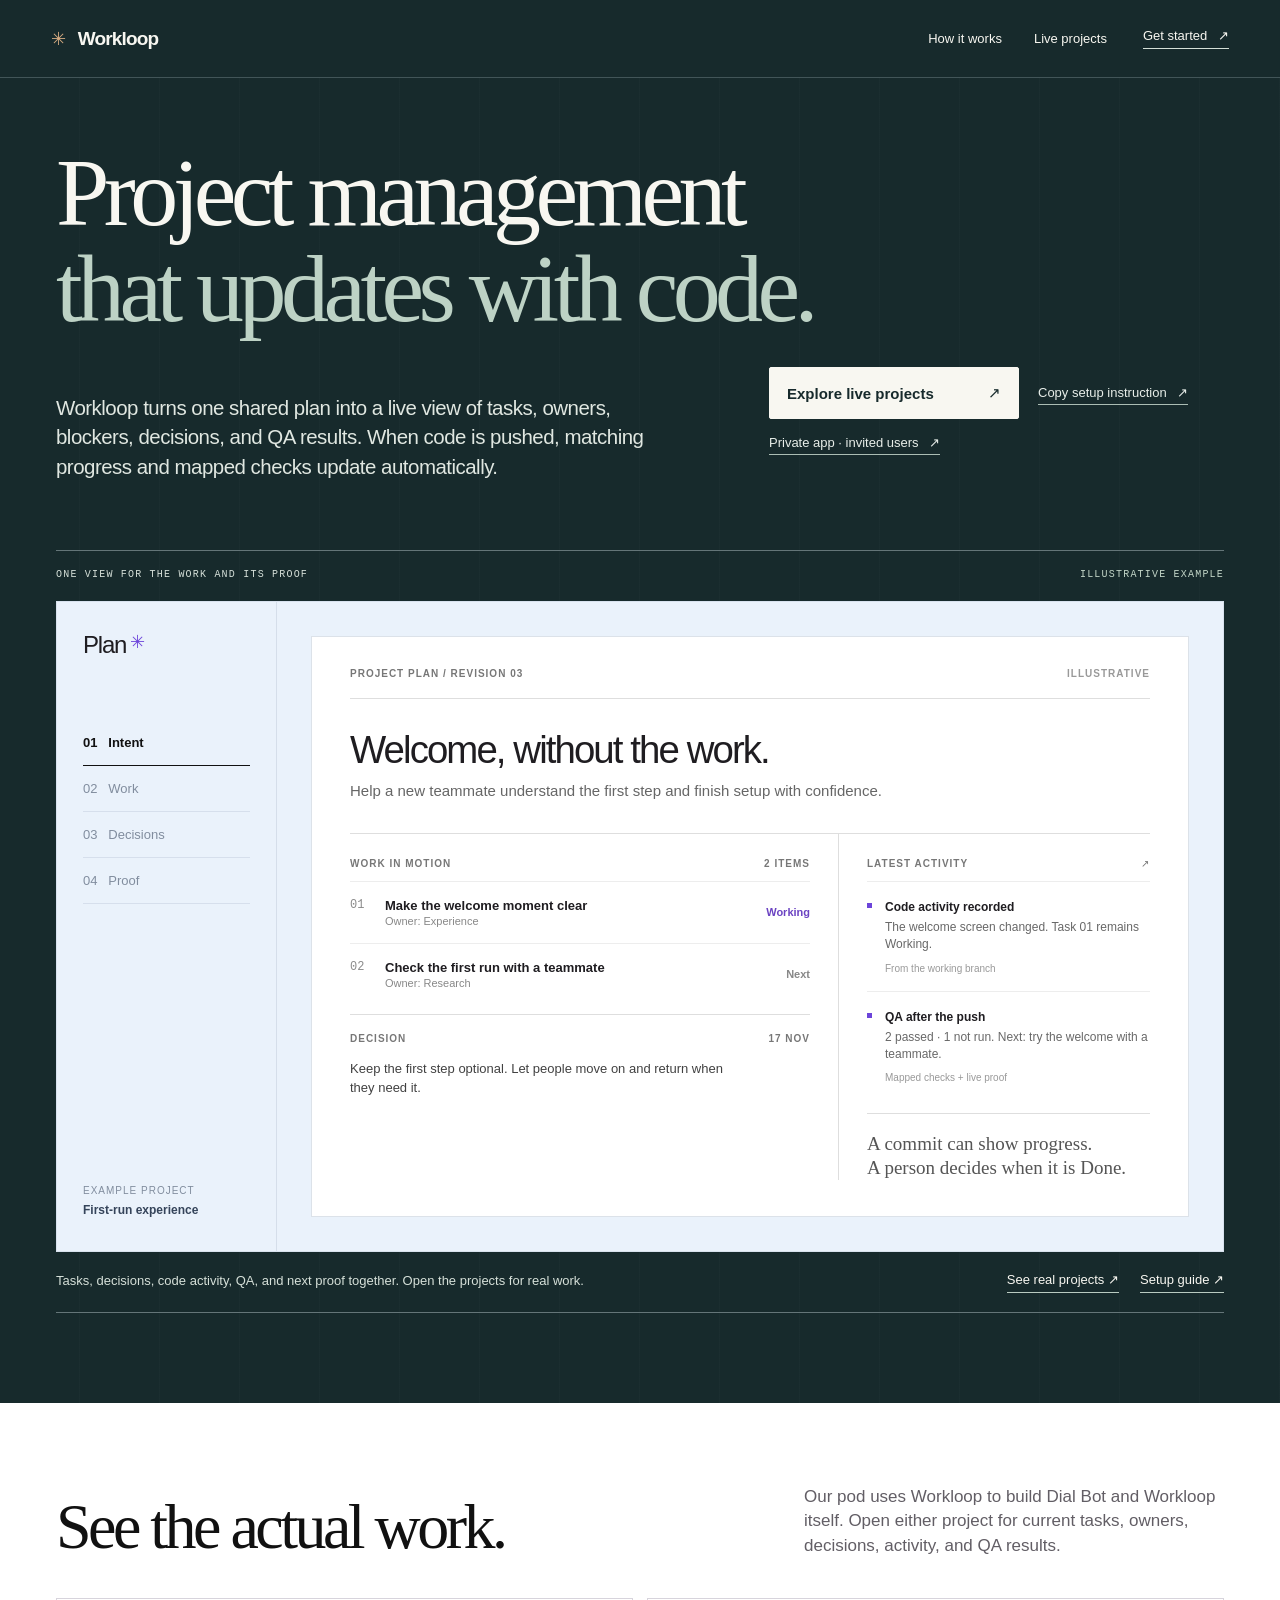
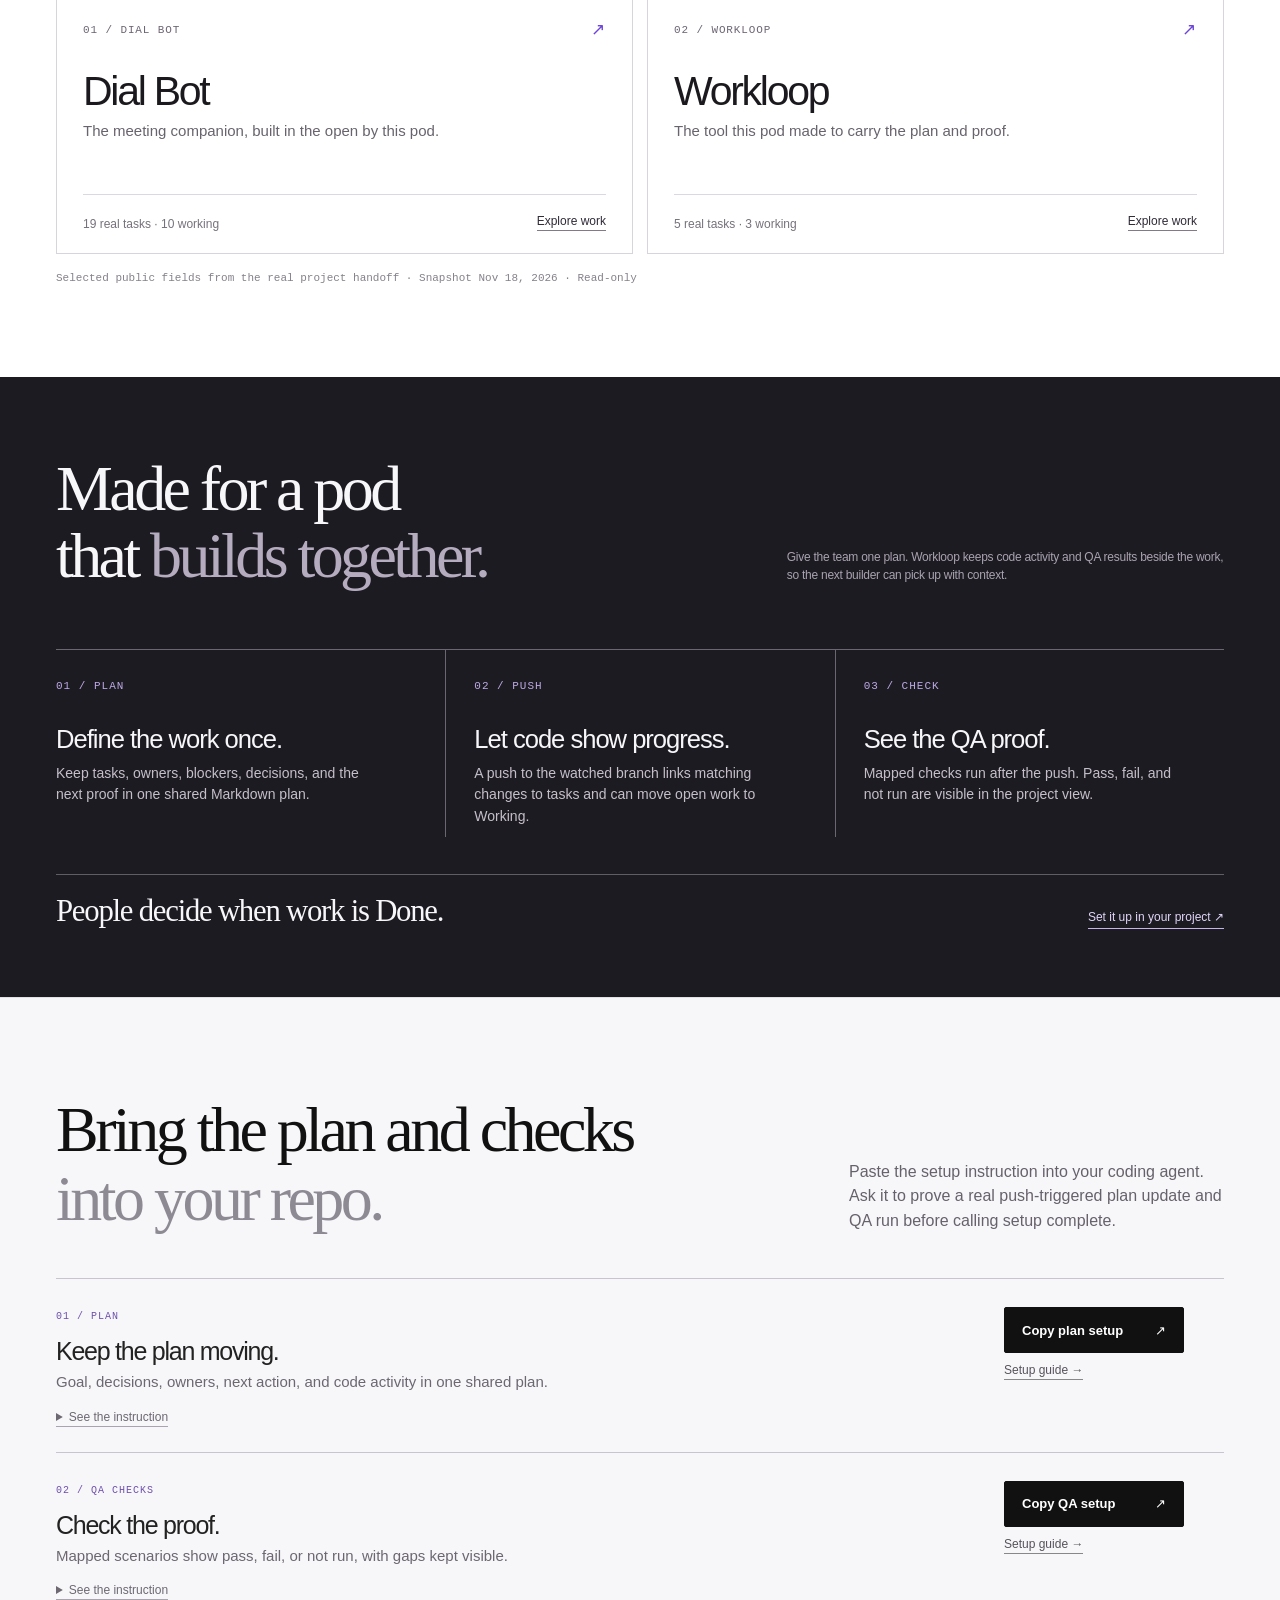
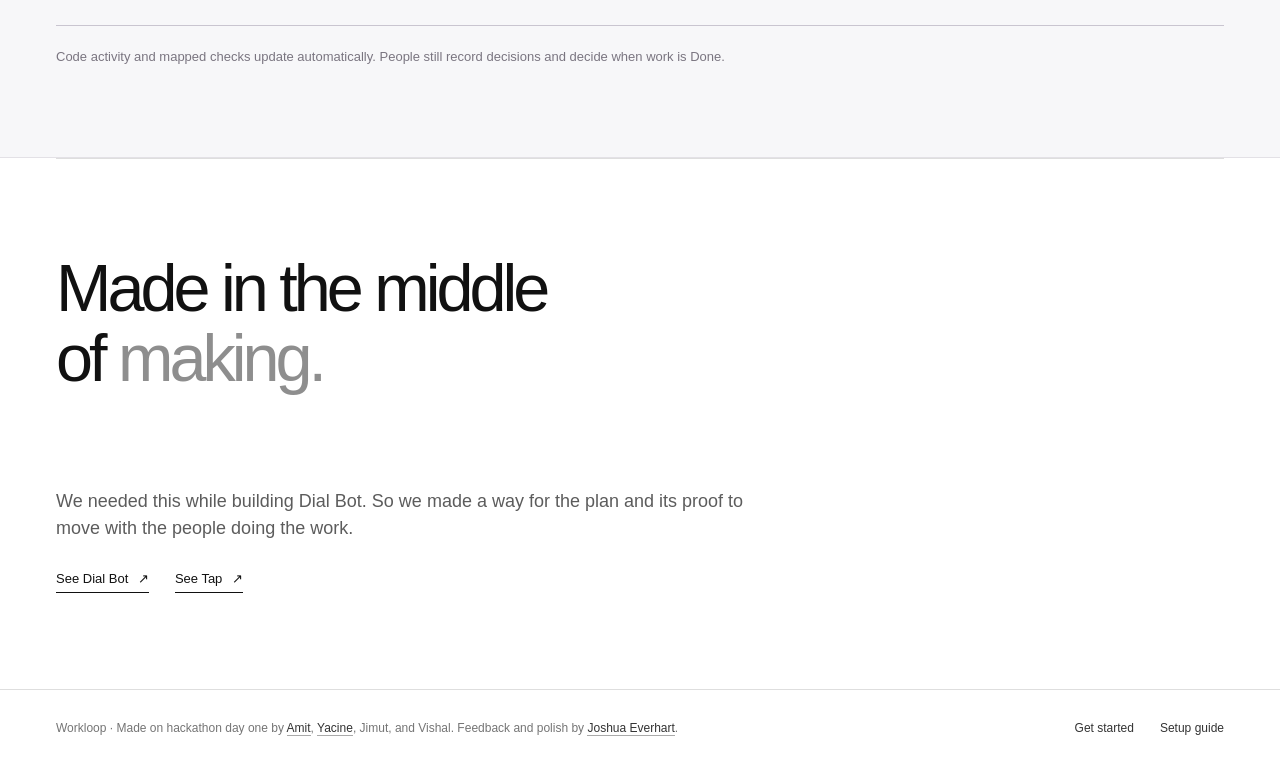
<file: virtual-pm/index.html>
<!doctype html>
<html lang="en">
<head>
  <meta charset="utf-8" />
  <meta name="viewport" content="width=device-width, initial-scale=1" />
  <meta name="theme-color" content="#ffffff" />
  <meta name="description" content="Workloop is project management and QA for builders. It turns one shared plan into a live view of work, code activity, and test results." />
  <title>Workloop — Project management and QA for builders</title>
  <link rel="icon" type="image/svg+xml" href="./favicon.svg" />
  <link rel="stylesheet" href="./styles.css?v=workloop-clarity-1" />
  <script src="./site.js?v=workloop-clarity-1" defer></script>
</head>
<body>
  <a class="skip-link" href="#main">Skip to content</a>
  <header class="site-header">
    <a class="wordmark" href="#top" aria-label="Workloop, back to top"><span class="wordmark-symbol" aria-hidden="true">✳</span> Workloop</a>
    <nav aria-label="Main navigation"><a href="#loop">How it works</a><a href="#real-projects">Live projects</a></nav>
    <a class="header-external" href="#install">Get started <span aria-hidden="true">↗</span></a>
  </header>

  <main id="main">
    <section class="hero" id="top" aria-labelledby="hero-title">
      <div class="page-width">
      <div class="hero-intro">
        <h1 id="hero-title">Project management<span>that updates with code.</span></h1>
        <div class="hero-side">
          <p>Workloop turns one shared plan into a live view of tasks, owners, blockers, decisions, and QA results. When code is pushed, matching progress and mapped checks update automatically.</p>
          <div class="hero-actions">
            <a class="hero-action" href="./projects.html?project=dialbot">Explore live projects <span aria-hidden="true">↗</span></a>
            <button type="button" class="text-action" data-copy-target="combined-setup-line" data-copy-label="Workloop setup" data-copy-feedback="hero-copy-feedback">Copy setup instruction <span aria-hidden="true">↗</span></button>
            <a class="text-action" href="https://workloop-hackathon-amit.netlify.app/" target="_blank" rel="noopener noreferrer" aria-label="Open the private Workloop app for invited users (opens in a new tab)">Private app · invited users <span aria-hidden="true">↗</span></a>
            <p id="hero-copy-feedback" role="status" aria-live="polite"></p>
          </div>
        </div>
      </div>
      <div class="preview-wrap" id="preview">
        <div class="preview-topline"><span>ONE VIEW FOR THE WORK AND ITS PROOF</span><span>ILLUSTRATIVE EXAMPLE</span></div>
        <div class="plan-preview" aria-label="Illustrative Workloop project plan">
          <aside class="preview-rail">
            <div class="preview-identity">Plan<span>✳</span></div>
            <div class="preview-nav"><span class="active">01 &nbsp; Intent</span><span>02 &nbsp; Work</span><span>03 &nbsp; Decisions</span><span>04 &nbsp; Proof</span></div>
            <p>EXAMPLE PROJECT<br /><strong>First-run experience</strong></p>
          </aside>
          <div class="preview-sheet">
            <div class="sheet-meta"><span>PROJECT PLAN / REVISION 03</span><span>ILLUSTRATIVE</span></div>
            <h2>Welcome, without the work.</h2>
            <p class="sheet-goal">Help a new teammate understand the first step and finish setup with confidence.</p>
            <div class="sheet-body">
              <div class="sheet-work">
                <div class="sheet-subhead"><span>WORK IN MOTION</span><span>2 ITEMS</span></div>
                <div class="task-row"><div><span class="task-number">01</span><strong>Make the welcome moment clear</strong><small>Owner: Experience</small></div><span class="task-status">Working</span></div>
                <div class="task-row"><div><span class="task-number">02</span><strong>Check the first run with a teammate</strong><small>Owner: Research</small></div><span class="task-status waiting">Next</span></div>
                <div class="sheet-subhead decision-head"><span>DECISION</span><span>17 NOV</span></div>
                <p class="decision">Keep the first step optional. Let people move on and return when they need it.</p>
              </div>
              <div class="sheet-proof">
                <div class="sheet-subhead"><span>LATEST ACTIVITY</span><span>↗</span></div>
                <div class="activity"><i></i><div><strong>Code activity recorded</strong><p>The welcome screen changed. Task 01 remains Working.</p><small>From the working branch</small></div></div>
                <div class="activity"><i></i><div><strong>QA after the push</strong><p>2 passed · 1 not run. Next: try the welcome with a teammate.</p><small>Mapped checks + live proof</small></div></div>
                <p class="proof-rule">A commit can show progress.<br />A person decides when it is Done.</p>
              </div>
            </div>
          </div>
        </div>
        <div class="preview-caption"><span>Tasks, decisions, code activity, QA, and next proof together. Open the projects for real work.</span><div><a href="#real-projects">See real projects ↗</a><a href="./agent-setup.md">Setup guide ↗</a></div></div>
      </div>
      </div>
    </section>

    <section class="real-projects page-width" id="real-projects" aria-labelledby="real-projects-title">
      <div class="real-projects-heading">
        <h2 id="real-projects-title">See the actual work.</h2>
        <p>Our pod uses Workloop to build Dial Bot and Workloop itself. Open either project for current tasks, owners, decisions, activity, and QA results.</p>
      </div>
      <div class="real-project-cards" aria-label="Public project snapshots">
        <a class="real-project-card" href="./projects.html?project=dialbot">
          <span class="real-card-top"><span>01 / DIAL BOT</span><span aria-hidden="true">↗</span></span>
          <strong>Dial Bot</strong>
          <span class="real-card-description">The meeting companion, built in the open by this pod.</span>
          <span class="real-card-bottom"><span data-project-count="dialbot">Loading project snapshot…</span><span>Explore work</span></span>
        </a>
        <a class="real-project-card" href="./projects.html?project=workloop">
          <span class="real-card-top"><span>02 / WORKLOOP</span><span aria-hidden="true">↗</span></span>
          <strong>Workloop</strong>
          <span class="real-card-description">The tool this pod made to carry the plan and proof.</span>
          <span class="real-card-bottom"><span data-project-count="workloop">Loading project snapshot…</span><span>Explore work</span></span>
        </a>
      </div>
      <p class="real-projects-foot" id="real-projects-freshness" role="status">Selected public fields from our real project handoff. Loading the latest published snapshot…</p>
    </section>

    <section class="workloop-story" id="loop" aria-labelledby="loop-title">
      <div class="page-width">
        <div class="story-intro">
          <h2 id="loop-title">Made for a pod<br />that <span>builds together.</span></h2>
          <div class="story-copy"><p>Give the team one plan. Workloop keeps code activity and QA results beside the work, so the next builder can pick up with context.</p></div>
        </div>
        <ol class="loop-steps">
          <li><span class="loop-number">01 / PLAN</span><h3>Define the work once.</h3><p>Keep tasks, owners, blockers, decisions, and the next proof in one shared Markdown plan.</p></li>
          <li><span class="loop-number">02 / PUSH</span><h3>Let code show progress.</h3><p>A push to the watched branch links matching changes to tasks and can move open work to Working.</p></li>
          <li><span class="loop-number">03 / CHECK</span><h3>See the QA proof.</h3><p>Mapped checks run after the push. Pass, fail, and not run are visible in the project view.</p></li>
        </ol>
        <div class="story-end"><span>People decide when work is Done.</span><a href="#install">Set it up in your project <span aria-hidden="true">↗</span></a></div>
      </div>
    </section>

    <section class="setup" id="install" aria-labelledby="install-title">
      <div class="page-width">
        <div class="setup-heading"><h2 id="install-title">Bring the plan and checks<br /><span>into your repo.</span></h2><p>Paste the setup instruction into your coding agent. Ask it to prove a real push-triggered plan update and QA run before calling setup complete.</p></div>
        <p class="visually-hidden" id="combined-setup-line">Set up Workloop in this repo using https://amitdialpad.github.io/virtual-pm/agent-setup.md. Install its shared plan and QA checks, map our real tasks and scenarios, then prove a branch-push plan update and a QA report. Never mark Done from a commit or test alone.</p>
        <div class="setup-list">
          <article class="setup-item">
            <div><span class="setup-number">01 / PLAN</span><h3>Keep the plan moving.</h3><p>Goal, decisions, owners, next action, and code activity in one shared plan.</p></div>
            <div class="setup-control"><button type="button" class="copy-button" data-copy-target="setup-line" data-copy-label="Plan setup" data-copy-feedback="pm-copy-feedback">Copy plan setup <span aria-hidden="true">↗</span></button><a href="./agent-setup.md">Setup guide →</a><p class="copy-feedback" id="pm-copy-feedback" role="status" aria-live="polite"></p></div>
            <details><summary>See the instruction</summary><p id="setup-line">Set up Workloop's shared plan in this repo using https://amitdialpad.github.io/virtual-pm/agent-setup.md. Map our real goal, owners, decisions, open work, and next proof. Prove a branch-push plan update. Never mark Done from a commit alone.</p></details>
          </article>
          <article class="setup-item">
            <div><span class="setup-number">02 / QA CHECKS</span><h3>Check the proof.</h3><p>Mapped scenarios show pass, fail, or not run, with gaps kept visible.</p></div>
            <div class="setup-control"><button type="button" class="copy-button" data-copy-target="qa-setup-line" data-copy-label="QA setup" data-copy-feedback="qa-copy-feedback">Copy QA setup <span aria-hidden="true">↗</span></button><a href="./qa-setup.md">Setup guide →</a><p class="copy-feedback" id="qa-copy-feedback" role="status" aria-live="polite"></p></div>
            <details><summary>See the instruction</summary><p id="qa-setup-line">Set up Workloop's QA checks beside our shared plan using https://amitdialpad.github.io/virtual-pm/qa-setup.md. Map each real use case to a plan task, add the code checks we can actually run, leave live user proof explicit, and show me the first report and a GitHub Actions run. Do not call unmapped cases passed.</p></details>
          </article>
        </div>
        <p class="setup-truth">Code activity and mapped checks update automatically. People still record decisions and decide when work is Done.</p>
      </div>
    </section>

    <section class="origin page-width" id="origin" aria-labelledby="origin-title">
      <div class="origin-grid"><h2 id="origin-title">Made in the middle<br />of <span>making.</span></h2><div><p>We needed this while building Dial Bot. So we made a way for the plan and its proof to move with the people doing the work.</p><div class="origin-links"><a href="https://amitdialpad.github.io/dialbot/">See Dial Bot <span aria-hidden="true">↗</span></a><a href="https://amitdialpad.github.io/tap/">See Tap <span aria-hidden="true">↗</span></a></div></div></div>
    </section>
  </main>
  <footer class="site-footer"><div class="page-width"><span class="maker-credit">Workloop · Made on hackathon day one by <a href="https://epd-team.apps.dialpadhq.com/profile/amit.ayre@dialpad.com" target="_blank" rel="noopener noreferrer" aria-label="Amit’s EPD profile (opens in a new tab)">Amit</a>, <a href="https://epd-team.apps.dialpadhq.com/profile/yacine.khraimeche@dialpad.com" target="_blank" rel="noopener noreferrer" aria-label="Yacine Khraimeche’s EPD profile (opens in a new tab)">Yacine</a>, Jimut, and Vishal. Feedback and polish by <a href="https://epd-team.apps.dialpadhq.com/profile/josh.everhart@dialpad.com" target="_blank" rel="noopener noreferrer" aria-label="Joshua Everhart’s EPD profile (opens in a new tab)">Joshua Everhart</a>.</span><div><a href="#install">Get started</a><a href="./agent-setup.md">Setup guide</a></div></div></footer>
</body>
</html>
</file>
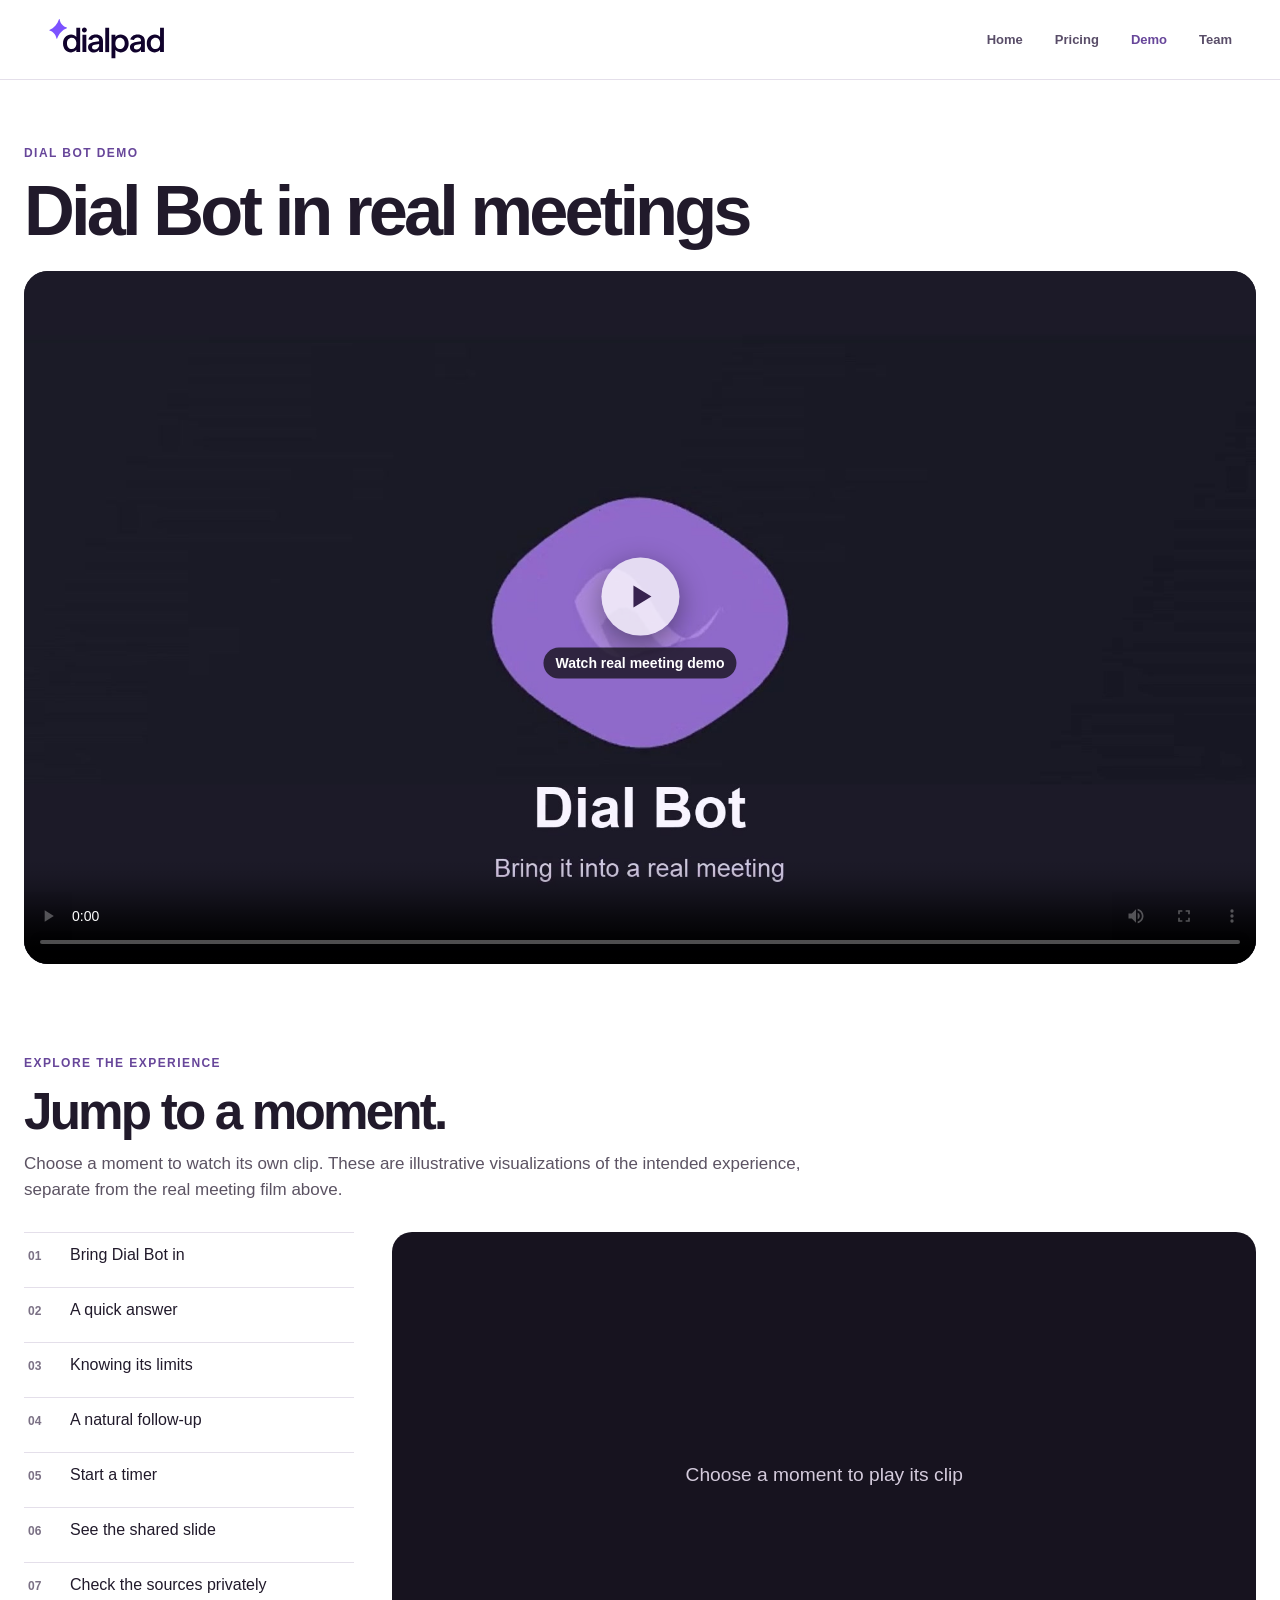
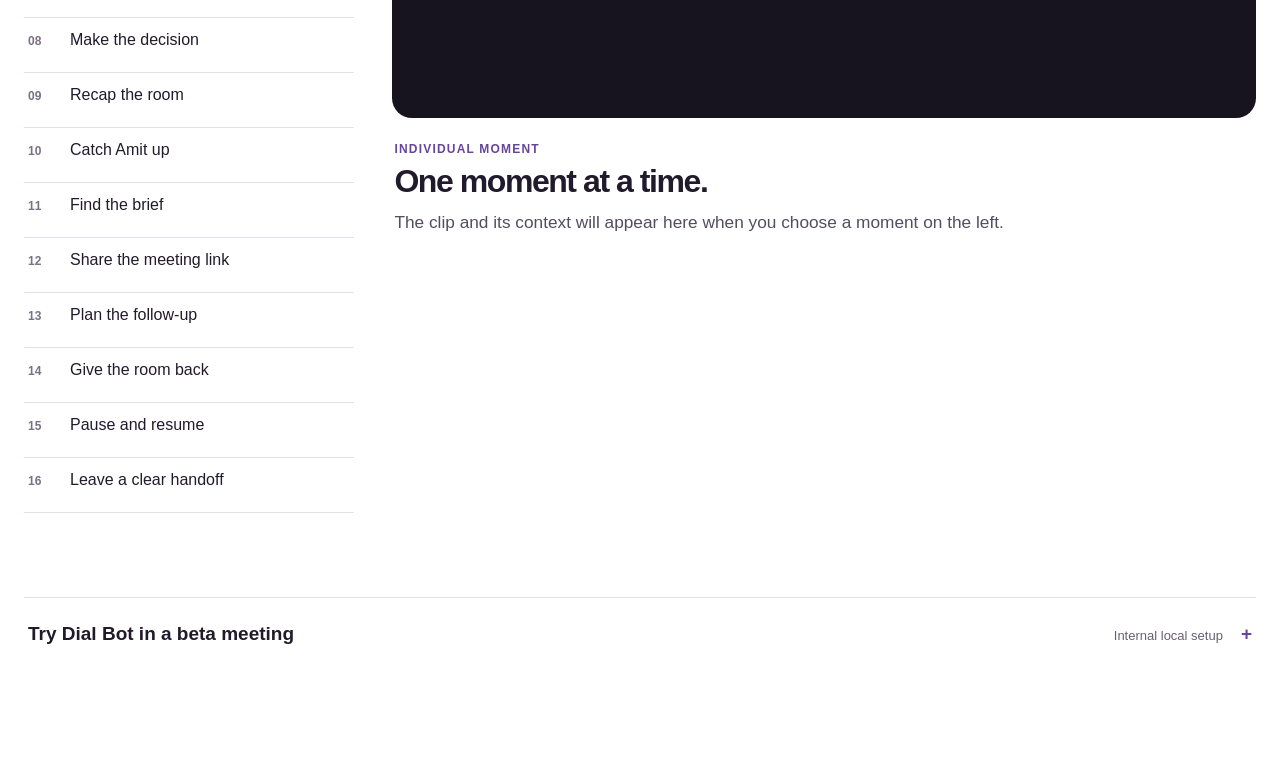
<file: dialbot/demo/index.html>
<!doctype html>
<html lang="en">
<head>
  <meta charset="utf-8">
  <meta name="viewport" content="width=device-width, initial-scale=1">
  <meta name="robots" content="noindex,nofollow">
  <meta name="theme-color" content="#ffffff">
  <meta name="description" content="Watch Dial Bot in real meeting recordings and explore sixteen illustrative product moments.">
  <title>Dial Bot demo | Real meetings and 16 moments</title>
  <link rel="icon" href="../assets/dialpad-icon-tile-gradient.svg" type="image/svg+xml">
  <link rel="stylesheet" href="./demo.css?v=de8a6600">
  <script src="./film-player.js?v=67e8207c" defer></script>
  <script src="./moments.js?v=d9204561" defer></script>
</head>
<body>
  <a class="skip-link" href="#main">Skip to content</a>
  <header class="site-header">
    <a class="brand" href="../index.html" aria-label="Dialpad, Home"><img src="../assets/dialpad-logo.svg" alt=""></a>
    <nav aria-label="Site navigation">
      <a href="../index.html">Home</a>
      <a href="../pricing.html">Pricing</a>
      <a href="./" aria-current="page">Demo</a>
      <a href="../team.html">Team</a>
    </nav>
  </header>

  <main id="main">
    <section class="hero page-wrap" aria-labelledby="page-title">
      <p class="eyebrow">Dial Bot demo</p>
      <h1 id="page-title">Dial Bot in real meetings</h1>
      <div class="real-film-slot" id="film-stage">
        <video id="real-film" class="real-film" controls playsinline preload="metadata" tabindex="0" poster="./assets/real-meeting-film-poster.jpg?v=f7acdbb1" aria-label="Real Dial Bot meeting film">
          <source src="./assets/real-meeting-film.mp4?v=4d199250" type="video/mp4">
          Your browser does not support video playback. <a href="./assets/real-meeting-film.mp4?v=4d199250">Open the film file</a>.
        </video>
        <button class="film-play" id="film-play" type="button" aria-controls="real-film" aria-label="Watch real meeting demo"><span class="film-play-icon" aria-hidden="true"></span><span class="film-play-label">Watch real meeting demo</span></button>
      </div>
    </section>

    <section class="moments page-wrap" id="moments" aria-labelledby="moments-title">
      <div class="section-heading">
        <p class="eyebrow">Explore the experience</p>
        <h2 id="moments-title">Jump to a moment.</h2>
        <p>Choose a moment to watch its own clip. These are illustrative visualizations of the intended experience, separate from the real meeting film above.</p>
      </div>
      <div class="moment-layout">
        <nav class="moment-list" aria-label="Meeting moments">
          <ol id="moment-list" hidden></ol>
          <p id="moment-list-status" role="status">Loading the moments.</p>
        </nav>
        <section class="moment-viewer" id="moment-viewer" aria-labelledby="active-title">
          <div class="moment-media">
            <div class="moment-idle" id="moment-idle"><span>Choose a moment to play its clip</span></div>
            <video id="moment-video" controls playsinline preload="metadata" hidden aria-label="Selected meeting moment">
              Your browser does not support video playback.
            </video>
          </div>
          <div class="moment-detail">
            <p class="moment-kicker" id="active-number">Individual moment</p>
            <h3 id="active-title">One moment at a time.</h3>
            <p class="moment-summary" id="active-summary">The clip and its context will appear here when you choose a moment on the left.</p>
            <ul class="moment-points" id="active-points" hidden></ul>
            <p class="moment-error" id="moment-error" role="alert" hidden></p>
          </div>
        </section>
      </div>
    </section>

    <details class="demo-setup page-wrap">
      <summary><span>Try Dial Bot in a beta meeting</span><span class="demo-setup-type">Internal local setup</span></summary>
      <div class="demo-setup-body">
        <p>This is a local, nonproduction test. Start from the <code>hackathon/dial-bot-connections</code> branch of Firespotter and work in its <code>uc_client/</code> directory. You also need approved npm access, Chrome, the trusted local development certificate, and a beta account that can host a meeting. Spoken requests also need Voice AI transcription enabled with everyone’s consent.</p>
        <div class="demo-setup-grid">
          <div>
            <h3>Set it up manually</h3>
            <ol>
              <li>From <code>uc_client/</code>, run <code>npm ci</code> and complete the approved local certificate setup.</li>
              <li>Create an owner-only <code>~/.dialbot/dialbot.env</code> file outside the repository and a fresh pairing file. Both files must be mode <code>0600</code>. Add these settings to the environment file, replacing the placeholders with approved values:<pre><code>DIALBOT_BRAIN_MODEL=&lt;approved-model-name&gt;
DIALBOT_OPENAI_API_KEY=&lt;project-scoped-server-key&gt;
DIALBOT_LOCAL_SECRET_FILE=$HOME/.dialbot/host-pairing-secret
DIALBOT_GUEST_LOCAL_BUNDLE=1</code></pre>Load the same pairing-file path in both processes.</li>
              <li>Load that environment file in two terminals. Start the local client with <code>npm run dev</code> in one and the launcher with <code>node scripts/dialbot-local/server.mjs</code> in the other. Use the port requested by your beta page.</li>
              <li>Start a beta meeting. In Host Controls, choose <strong>Dial Bot → Invite</strong>. Try “Hey Dialbot” or send a private chat message. Use <strong>Remove</strong> when finished.</li>
            </ol>
          </div>
          <div>
            <h3>With Claude Code</h3>
            <p>Open the same checkout and ask Claude Code to walk through <code>uc_client/scripts/dialbot-local/DEMO.md</code> and the launcher <code>README.md</code>. Keep keys and the pairing value in local owner-only files or the approved secret manager, never in the chat, browser URL, or repository. Review the commands before running them.</p>
            <h3>Before you test</h3>
            <p>A natural voice needs the approved voice configuration; without it, the launcher may use a test voice. This audited build is meeting-only. Personal Jira, Glean, and Calendar account connections are not enabled here; check the current internal guide for any separately approved branch.</p>
          </div>
        </div>
        <p class="demo-setup-help"><strong>If it does not connect:</strong> Check that the local client and launcher loaded the same pairing-file path. If the guest asks for a name, verify <code>DIALBOT_GUEST_LOCAL_BUNDLE=1</code> and the local client port. If speech does not wake the Bot, check Voice AI transcription and the wake phrase. If the browser blocks the local bundle or WebSocket, use an approved preview instead of bypassing the block. Live spoken answers and voice quality still need to be checked in a real room.</p>
      </div>
    </details>
  </main>
</body>
</html>
</file>
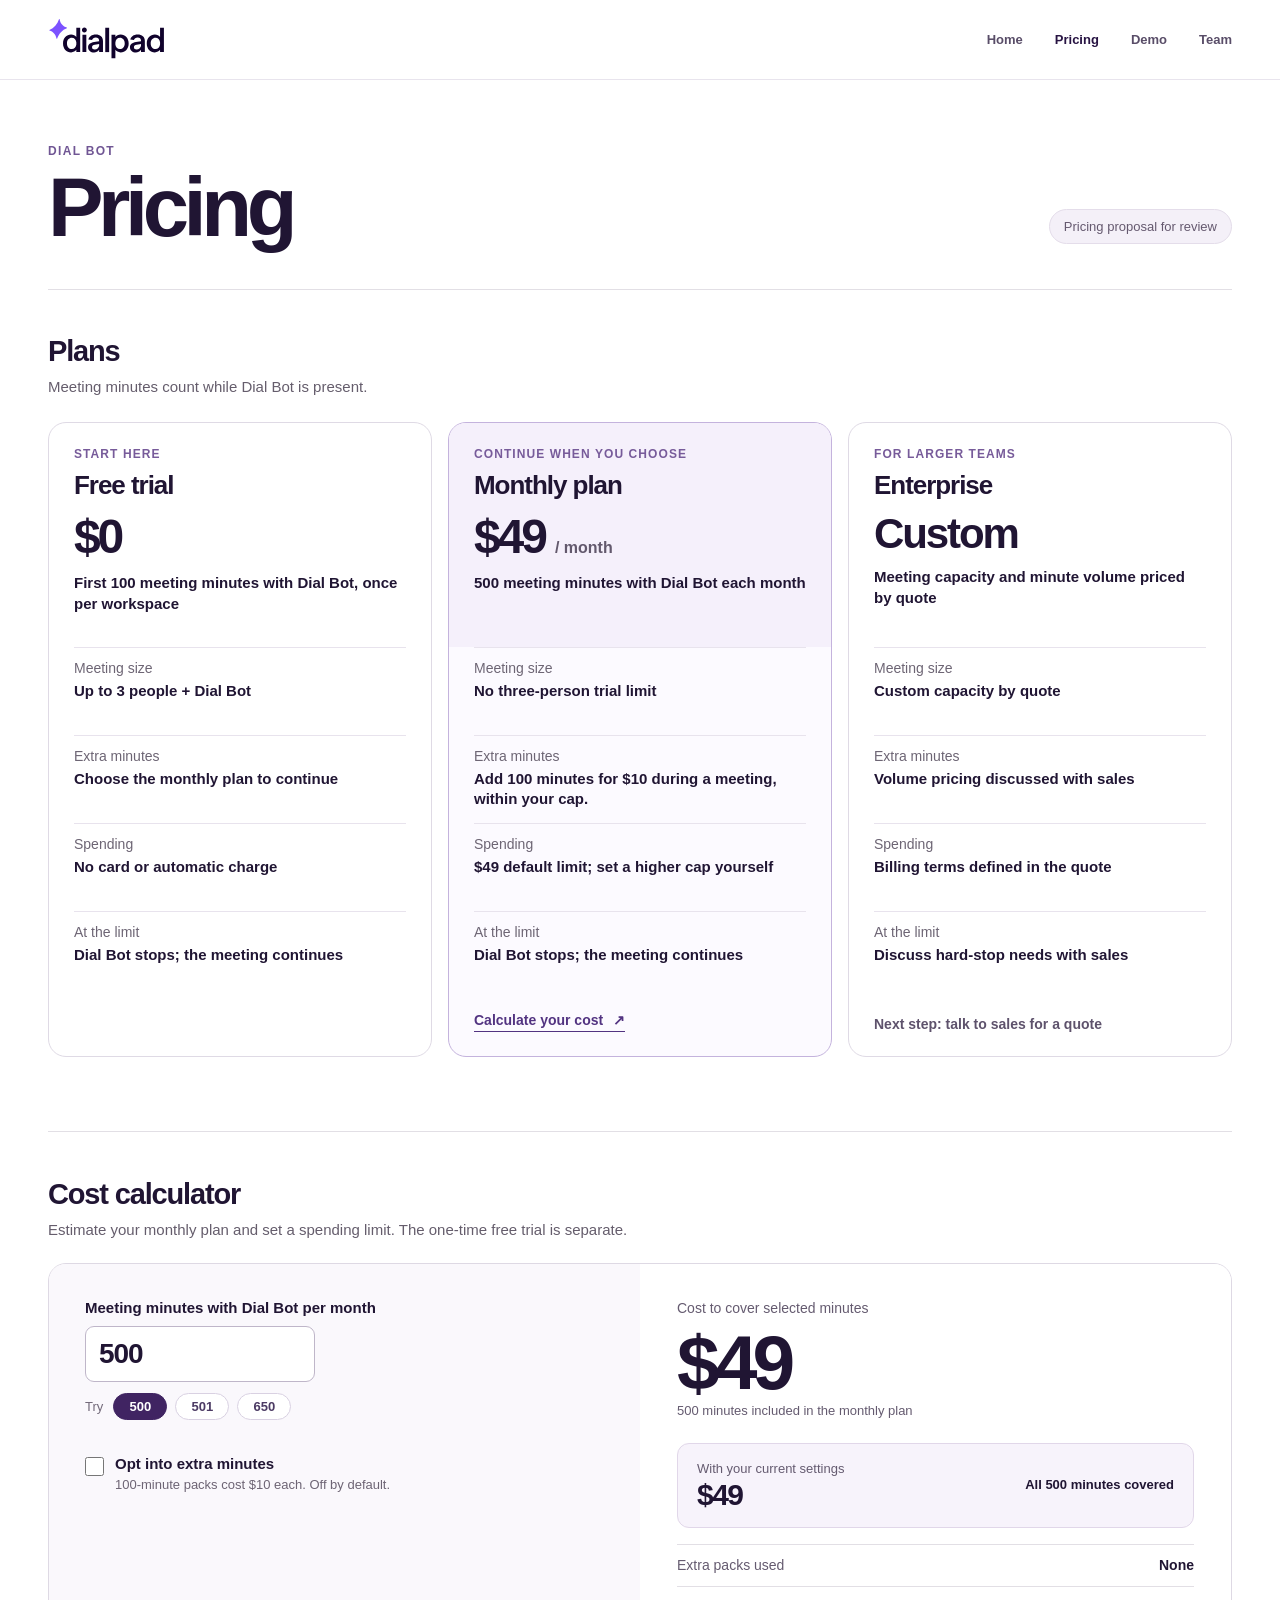
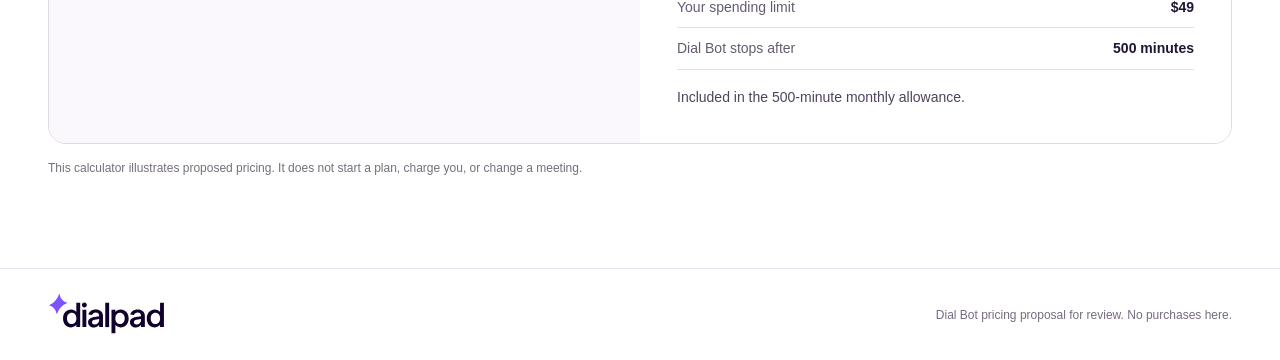
<file: dialbot/pricing.html>
<!doctype html>
<html lang="en">
<head>
  <meta charset="utf-8"><meta name="viewport" content="width=device-width, initial-scale=1">
  <meta name="robots" content="noindex,nofollow"><meta name="theme-color" content="#ffffff">
  <meta name="description" content="Dial Bot pricing: the first 100 meeting minutes free, then an optional monthly plan with a spending limit.">
  <title>Pricing — Dial Bot</title>
  <link rel="icon" href="./assets/dialpad-icon-tile-gradient.svg" type="image/svg+xml">
  <link rel="stylesheet" href="./local.css"><link rel="stylesheet" href="./pricing.css?v=pricing-review7"><link rel="stylesheet" href="./marketing-nav.css?v=1">
  <script src="./pricing.js?v=pricing-review7" defer></script>
</head>
<body class="pricing-page">
  <a class="skip-link" href="#main">Skip to content</a>
  <header class="site-header">
    <a class="brand" href="./index.html" aria-label="Dialpad, back to Dial Bot"><img src="./assets/dialpad-logo.svg" alt=""></a>
    <nav aria-label="Site navigation"><a href="./index.html">Home</a><a class="site-pricing-link" href="./pricing.html" aria-current="page">Pricing</a><a href="./demo/">Demo</a><a href="./team.html">Team</a></nav>
  </header>
  <main id="main" class="pricing-main page-wrap">
    <div class="pricing-heading">
      <div><p class="pricing-eyebrow">DIAL BOT</p><h1>Pricing</h1></div>
      <p class="pricing-status">Pricing proposal for review</p>
    </div>

    <section class="plans" aria-labelledby="plans-title">
      <div class="section-heading"><h2 id="plans-title">Plans</h2><p>Meeting minutes count while Dial Bot is present.</p></div>
      <div class="plan-grid">
        <article class="plan" aria-labelledby="trial-title">
          <div class="plan-top"><p class="plan-kind">Start here</p><h3 id="trial-title">Free trial</h3><p class="plan-price">$0</p><p class="plan-time">First 100 meeting minutes with Dial Bot, once per workspace</p></div>
          <dl class="plan-facts">
            <div><dt>Meeting size</dt><dd>Up to 3 people + Dial Bot</dd></div>
            <div><dt>Extra minutes</dt><dd>Choose the monthly plan to continue</dd></div>
            <div><dt>Spending</dt><dd>No card or automatic charge</dd></div>
            <div><dt>At the limit</dt><dd>Dial Bot stops; the meeting continues</dd></div>
          </dl>
        </article>
        <article class="plan plan-monthly" aria-labelledby="paid-title">
          <div class="plan-top"><p class="plan-kind">Continue when you choose</p><h3 id="paid-title">Monthly plan</h3><p class="plan-price">$49 <span>/ month</span></p><p class="plan-time">500 meeting minutes with Dial Bot each month</p></div>
          <dl class="plan-facts">
            <div><dt>Meeting size</dt><dd>No three-person trial limit</dd></div>
            <div><dt>Extra minutes</dt><dd>Add 100 minutes for $10 during a meeting, within your cap.</dd></div>
            <div><dt>Spending</dt><dd>$49 default limit; set a higher cap yourself</dd></div>
            <div><dt>At the limit</dt><dd>Dial Bot stops; the meeting continues</dd></div>
          </dl>
          <a class="plan-link" href="#calculator-title">Calculate your cost <span aria-hidden="true">↗</span></a>
        </article>
        <article class="plan plan-enterprise" aria-labelledby="enterprise-title">
          <div class="plan-top"><p class="plan-kind">For larger teams</p><h3 id="enterprise-title">Enterprise</h3><p class="plan-price plan-price-custom">Custom</p><p class="plan-time">Meeting capacity and minute volume priced by quote</p></div>
          <dl class="plan-facts">
            <div><dt>Meeting size</dt><dd>Custom capacity by quote</dd></div>
            <div><dt>Extra minutes</dt><dd>Volume pricing discussed with sales</dd></div>
            <div><dt>Spending</dt><dd>Billing terms defined in the quote</dd></div>
            <div><dt>At the limit</dt><dd>Discuss hard-stop needs with sales</dd></div>
          </dl>
          <p class="plan-next-step">Next step: talk to sales for a quote</p>
        </article>
      </div>
    </section>

    <section class="calculator" aria-labelledby="calculator-title">
      <div class="section-heading calculator-heading"><h2 id="calculator-title">Cost calculator</h2><p>Estimate your monthly plan and set a spending limit. The one-time free trial is separate.</p></div>
      <div class="calculator-grid">
        <div class="calculator-inputs">
          <label for="monthly-minutes">Meeting minutes with Dial Bot per month</label>
          <input id="monthly-minutes" type="number" inputmode="numeric" min="0" max="100000" step="1" value="500" aria-describedby="minutes-help">
          <div class="quick-minutes" id="minutes-help" aria-label="Example meeting minutes"><span>Try</span><button type="button" data-minutes="500" aria-pressed="true">500</button><button type="button" data-minutes="501" aria-pressed="false">501</button><button type="button" data-minutes="650" aria-pressed="false">650</button></div>
          <label class="pack-choice" for="include-packs"><input id="include-packs" type="checkbox"><span><strong>Opt into extra minutes</strong><small>100-minute packs cost $10 each. Off by default.</small></span></label>
          <div class="pack-cap" id="pack-cap" hidden>
            <label for="monthly-cap">Maximum monthly spend</label>
            <div class="currency-input"><span aria-hidden="true">$</span><input id="monthly-cap" type="number" inputmode="numeric" min="49" max="9999" step="1" value="59" aria-describedby="cap-help" disabled></div>
            <p id="cap-help">Dial Bot stops before another pack would exceed this limit.</p>
          </div>
        </div>
        <div class="calculator-result" aria-live="polite" aria-atomic="true">
          <span>Cost to cover selected minutes</span><strong id="projected-cost">$49</strong>
          <p class="quote-breakdown" id="quote-breakdown">500 minutes included in the monthly plan</p>
          <div class="current-settings" id="current-settings"><div><span>With your current settings</span><strong id="current-cost">$49</strong></div><p id="current-coverage">All 500 minutes covered</p></div>
          <div class="result-rows">
            <p><span>Extra packs used</span><strong id="pack-count">None</strong></p>
            <p><span>Your spending limit</span><strong id="spend-limit">$49</strong></p>
            <p><span>Dial Bot stops after</span><strong id="available-minutes">500 minutes</strong></p>
          </div>
          <p id="calculator-message">The 500 included meeting minutes cover your estimate.</p>
        </div>
      </div>
      <p class="calculator-note">This calculator illustrates proposed pricing. It does not start a plan, charge you, or change a meeting.</p>
    </section>
  </main>
  <footer class="site-footer"><div class="page-wrap footer-inner"><a class="brand" href="./index.html" aria-label="Dialpad, back to Dial Bot"><img src="./assets/dialpad-logo.svg" alt=""></a><span>Dial Bot pricing proposal for review. No purchases here.</span></div></footer>
</body>
</html>
</file>
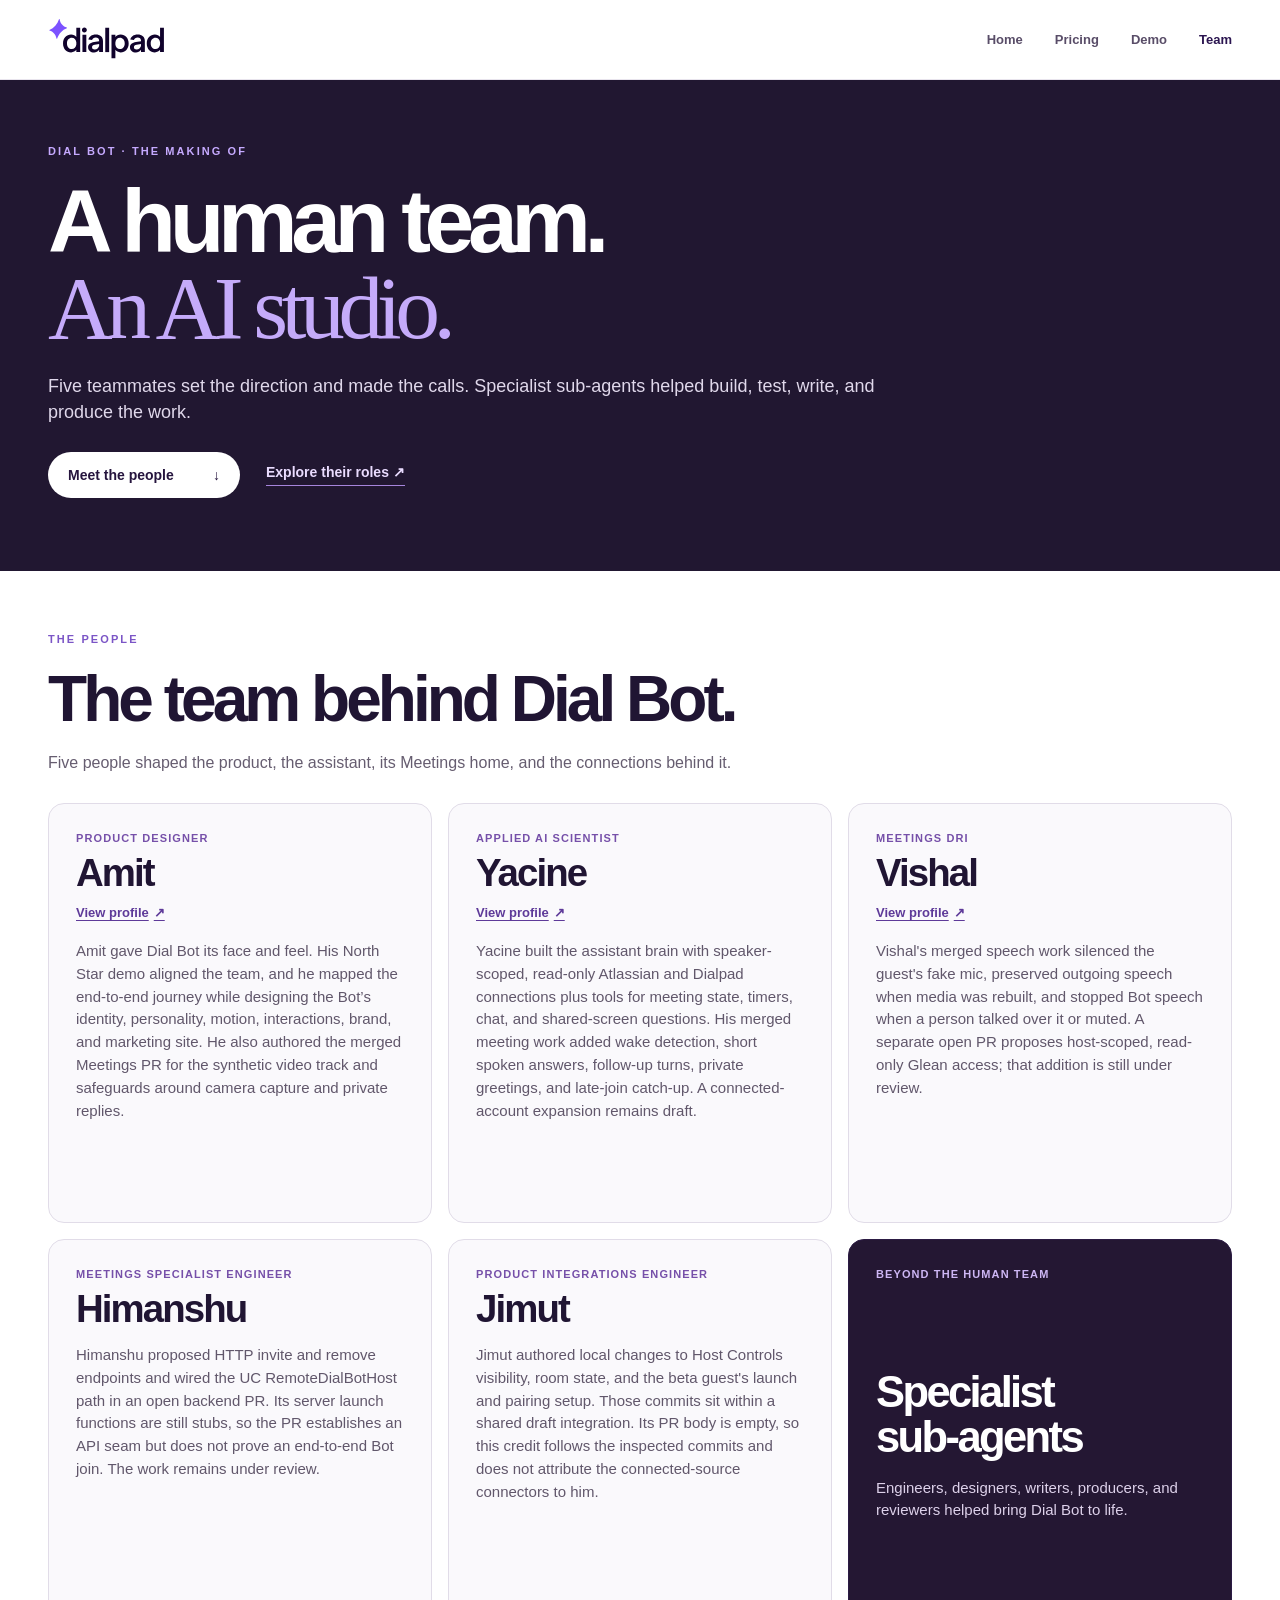
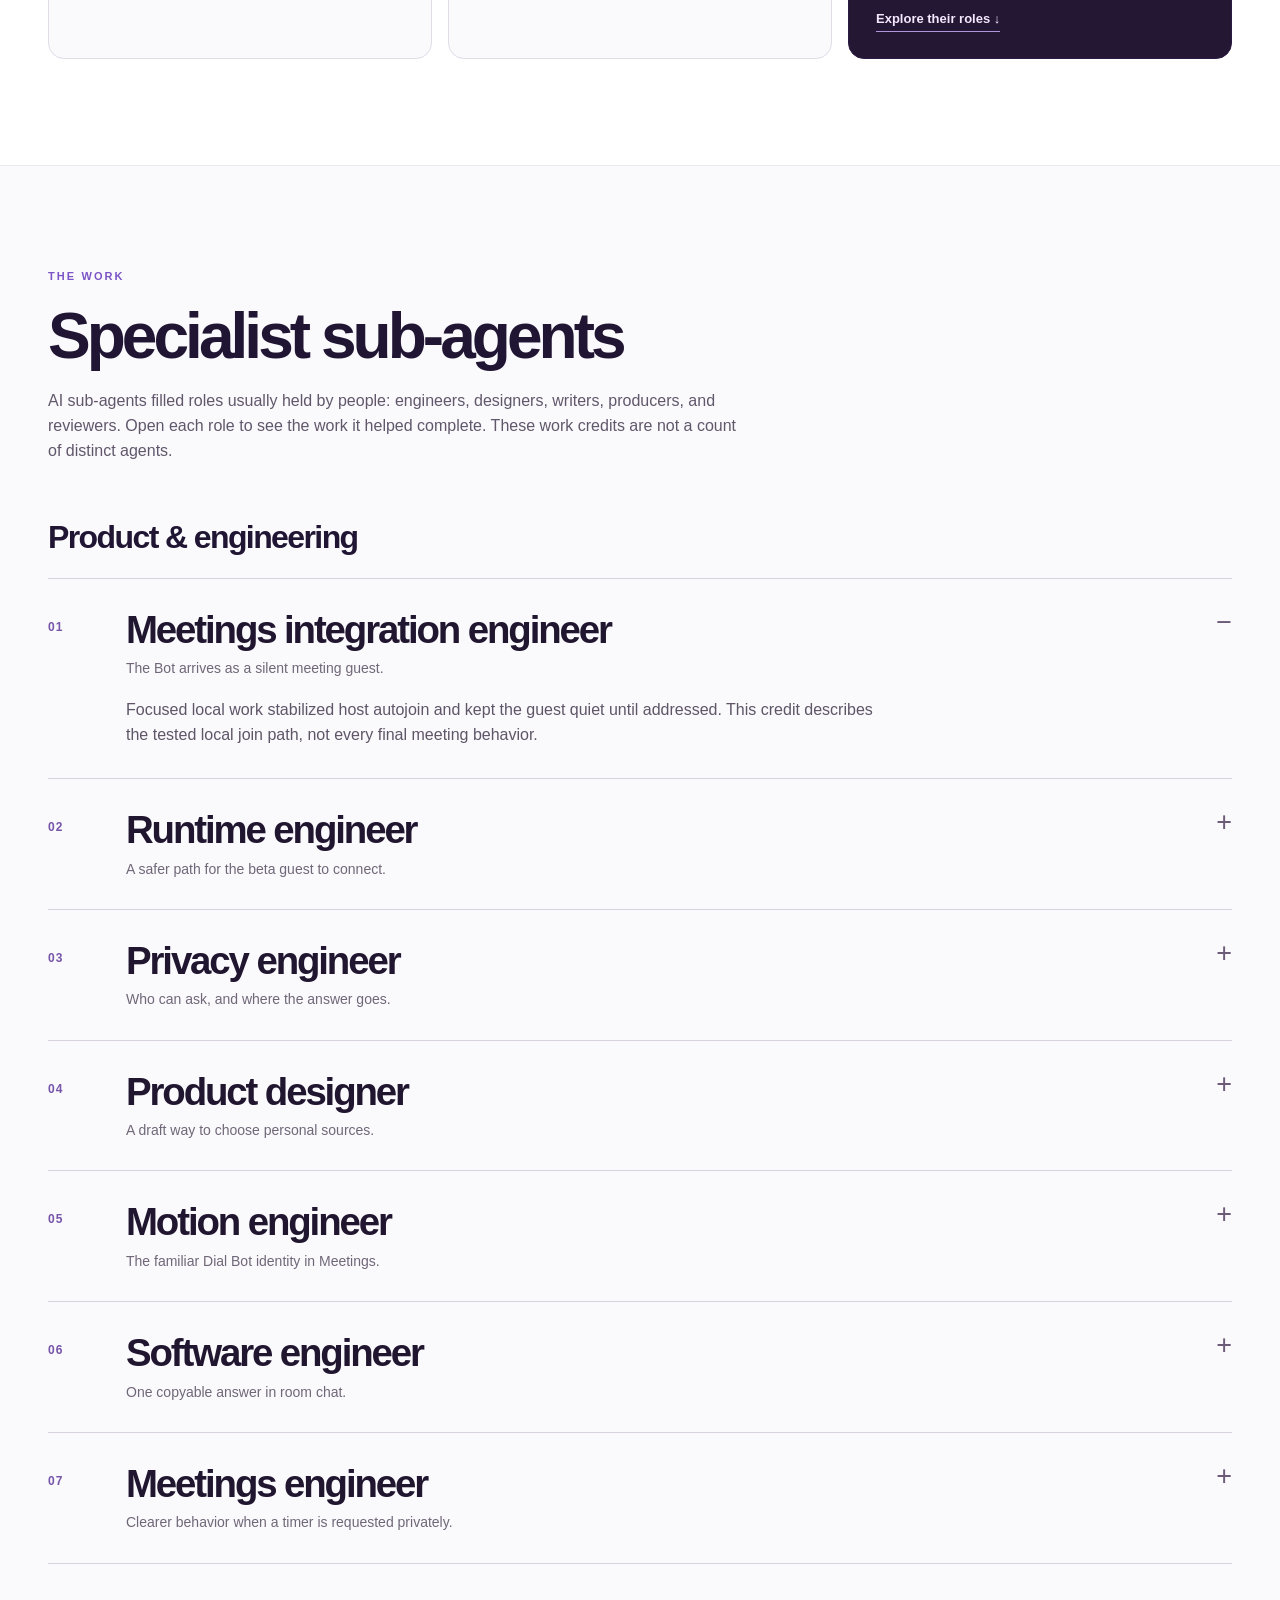
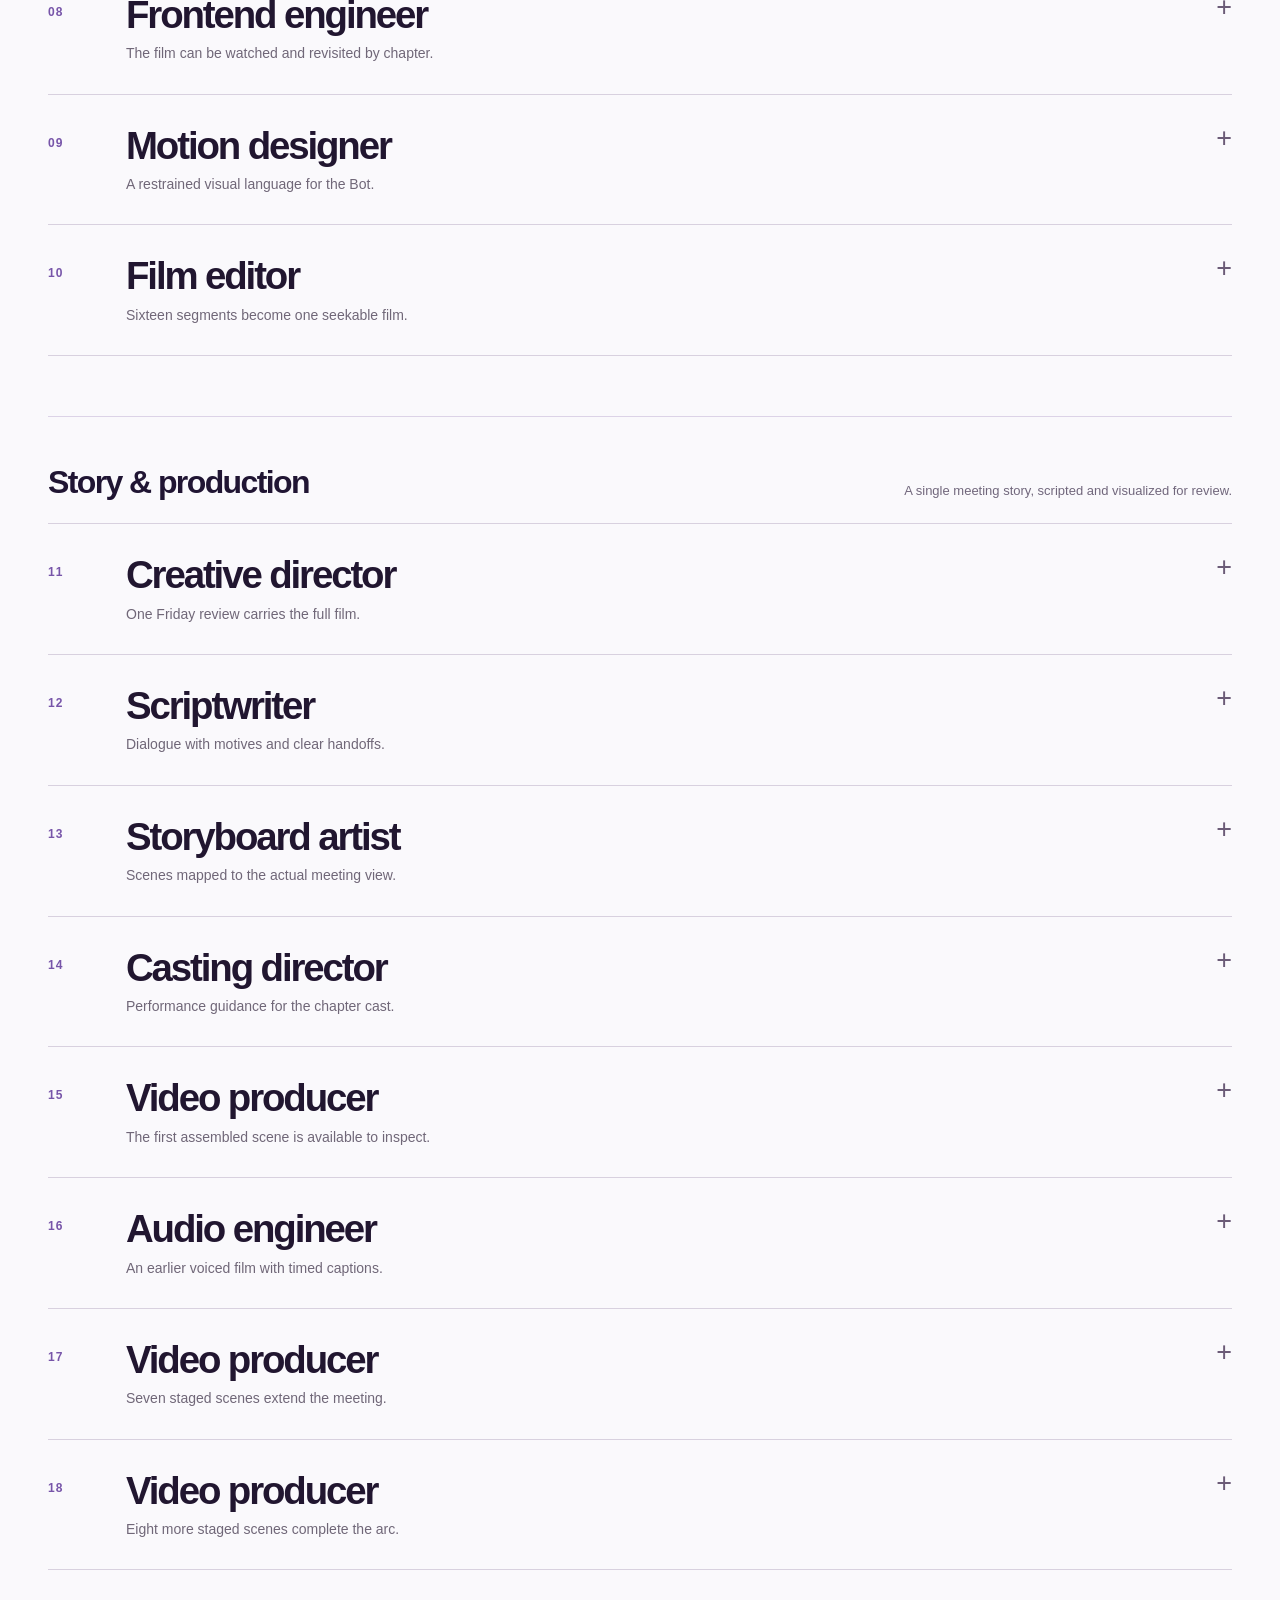
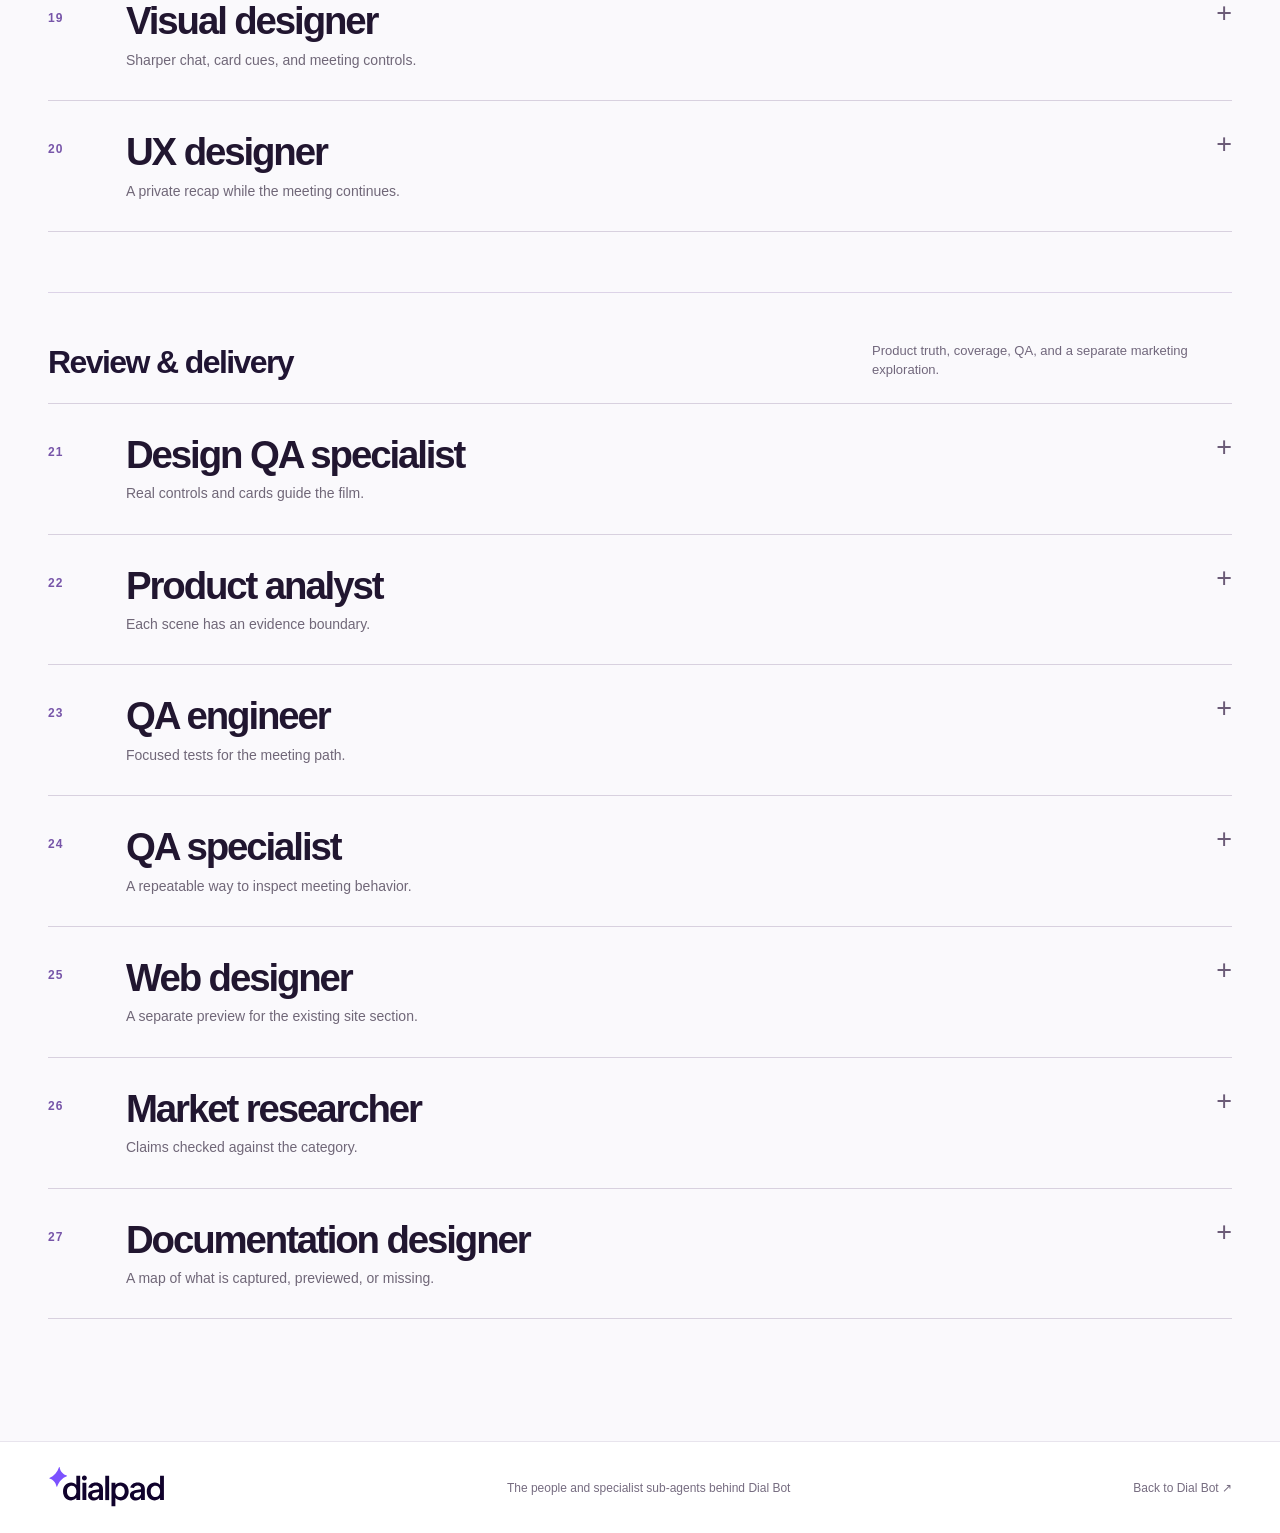
<file: dialbot/team.html>
<!doctype html>
<html lang="en">
<head>
  <meta charset="utf-8">
  <meta name="viewport" content="width=device-width, initial-scale=1">
  <meta name="robots" content="noindex,nofollow">
  <meta name="theme-color" content="#ffffff">
  <meta name="description" content="Meet the five people and specialist sub-agents behind Dial Bot.">
  <title>Team — Dial Bot</title>
  <link rel="icon" href="./assets/dialpad-icon-tile-gradient.svg" type="image/svg+xml">
  <link rel="stylesheet" href="./local.css">
  <link rel="stylesheet" href="./team.css?v=8">
  <link rel="stylesheet" href="./marketing-nav.css?v=1">
</head>
<body class="team-page">
  <a class="skip-link" href="#main">Skip to content</a>
  <header class="site-header">
    <a class="brand" href="./index.html" aria-label="Dialpad, back to Dial Bot"><img src="./assets/dialpad-logo.svg" alt=""></a>
    <nav aria-label="Site navigation"><a href="./index.html">Home</a><a class="site-pricing-link" href="./pricing.html">Pricing</a><a href="./demo/">Demo</a><a href="./team.html" aria-current="page">Team</a></nav>
  </header>

  <main id="main">
    <section class="team-hero" aria-labelledby="team-title">
      <div class="page-wrap">
        <p class="team-eyebrow">DIAL BOT · THE MAKING OF</p>
        <h1 id="team-title">A human team.<br><em>An AI studio.</em></h1>
        <p class="team-hero-lede">Five teammates set the direction and made the calls. Specialist sub-agents helped build, test, write, and produce the work.</p>
        <div class="team-hero-actions"><a class="team-button" href="#people">Meet the people <span aria-hidden="true">↓</span></a><a class="team-text-link" href="#agents">Explore their roles <span aria-hidden="true">↗</span></a></div>
      </div>
    </section>

    <section class="team-section page-wrap" id="people" aria-labelledby="people-title">
      <div class="team-section-head team-section-head--stacked"><div><p class="team-eyebrow">THE PEOPLE</p><h2 id="people-title">The team behind Dial Bot.</h2></div><p>Five people shaped the product, the assistant, its Meetings home, and the connections behind it.</p></div>
      <div class="human-grid">
        <article class="human-card"><p class="human-role">Product Designer</p><h3>Amit</h3><a class="human-profile" href="https://epd-team.apps.dialpadhq.com/raw/amit.ayre@dialpad.com" target="_blank" rel="noopener noreferrer">View profile <span aria-hidden="true">↗</span></a><p class="human-summary">Amit gave Dial Bot its face and feel. His North Star demo aligned the team, and he mapped the end-to-end journey while designing the Bot’s identity, personality, motion, interactions, brand, and marketing site. He also authored the merged Meetings PR for the synthetic video track and safeguards around camera capture and private replies.</p></article>
        <article class="human-card"><p class="human-role">Applied AI Scientist</p><h3>Yacine</h3><a class="human-profile" href="https://epd-team.apps.dialpadhq.com/raw/yacine.khraimeche@dialpad.com" target="_blank" rel="noopener noreferrer">View profile <span aria-hidden="true">↗</span></a><p class="human-summary">Yacine built the assistant brain with speaker-scoped, read-only Atlassian and Dialpad connections plus tools for meeting state, timers, chat, and shared-screen questions. His merged meeting work added wake detection, short spoken answers, follow-up turns, private greetings, and late-join catch-up. A connected-account expansion remains draft.</p></article>
        <article class="human-card"><p class="human-role">Meetings DRI</p><h3>Vishal</h3><a class="human-profile" href="https://epd-team.apps.dialpadhq.com/raw/vishal.bhardwaj@dialpad.com" target="_blank" rel="noopener noreferrer">View profile <span aria-hidden="true">↗</span></a><p class="human-summary">Vishal's merged speech work silenced the guest's fake mic, preserved outgoing speech when media was rebuilt, and stopped Bot speech when a person talked over it or muted. A separate open PR proposes host-scoped, read-only Glean access; that addition is still under review.</p></article>
        <article class="human-card"><p class="human-role">Meetings specialist engineer</p><h3>Himanshu</h3><p class="human-summary">Himanshu proposed HTTP invite and remove endpoints and wired the UC RemoteDialBotHost path in an open backend PR. Its server launch functions are still stubs, so the PR establishes an API seam but does not prove an end-to-end Bot join. The work remains under review.</p></article>
        <article class="human-card"><p class="human-role">Product Integrations Engineer</p><h3>Jimut</h3><p class="human-summary">Jimut authored local changes to Host Controls visibility, room state, and the beta guest's launch and pairing setup. Those commits sit within a shared draft integration. Its PR body is empty, so this credit follows the inspected commits and does not attribute the connected-source connectors to him.</p></article>
        <a class="human-cta-card" href="#agents" aria-label="Explore specialist sub-agents">
          <span class="human-cta-kicker">BEYOND THE HUMAN TEAM</span>
          <span class="human-cta-main"><strong>Specialist<br>sub-agents</strong><span>Engineers, designers, writers, producers, and reviewers helped bring Dial Bot to life.</span></span>
          <span class="human-cta-action">Explore their roles <span aria-hidden="true">↓</span></span>
        </a>
      </div>
    </section>

    <section class="agent-band" id="agents" aria-labelledby="agents-title">
      <div class="page-wrap">
        <div class="team-section-head team-section-head--stacked"><div><p class="team-eyebrow">THE WORK</p><h2 id="agents-title">Specialist sub-agents</h2></div><p>AI sub-agents filled roles usually held by people: engineers, designers, writers, producers, and reviewers. Open each role to see the work it helped complete. These work credits are not a count of distinct agents.</p></div>
        <div class="agent-group" aria-labelledby="agent-group-0">
          <div class="agent-group-head"><h3 id="agent-group-0">Product &amp; engineering</h3></div>
          <div class="agent-list">
            <details class="agent-row" id="contribution-01" open>
              <summary><span class="agent-number">01</span><span class="agent-row-heading"><strong>Meetings integration engineer</strong><small>The Bot arrives as a silent meeting guest.</small></span><span class="agent-toggle" aria-hidden="true"></span></summary>
              <div class="agent-row-content"><p>Focused local work stabilized host autojoin and kept the guest quiet until addressed. This credit describes the tested local join path, not every final meeting behavior.</p></div>
            </details>
            <details class="agent-row" id="contribution-02">
              <summary><span class="agent-number">02</span><span class="agent-row-heading"><strong>Runtime engineer</strong><small>A safer path for the beta guest to connect.</small></span><span class="agent-toggle" aria-hidden="true"></span></summary>
              <div class="agent-row-content"><p>The local launcher restored file-backed pairing and browser network checks so the guest could connect without placing the pairing value in the page.</p></div>
            </details>
            <details class="agent-row" id="contribution-03">
              <summary><span class="agent-number">03</span><span class="agent-row-heading"><strong>Privacy engineer</strong><small>Who can ask, and where the answer goes.</small></span><span class="agent-toggle" aria-hidden="true"></span></summary>
              <div class="agent-row-content"><p>The integration review mapped speaker-scoped, read-only source access and private replies for connected context. This is a reviewed privacy boundary, not a claim that this assignment implemented the connector architecture.</p></div>
            </details>
            <details class="agent-row" id="contribution-04">
              <summary><span class="agent-number">04</span><span class="agent-row-heading"><strong>Product designer</strong><small>A draft way to choose personal sources.</small></span><span class="agent-toggle" aria-hidden="true"></span></summary>
              <div class="agent-row-content"><p>A separate draft explored Settings setup and an attendee entry prompt for connecting a person’s context. It remains preview work until the real grant and permission flow is integrated.</p></div>
            </details>
            <details class="agent-row" id="contribution-05">
              <summary><span class="agent-number">05</span><span class="agent-row-heading"><strong>Motion engineer</strong><small>The familiar Dial Bot identity in Meetings.</small></span><span class="agent-toggle" aria-hidden="true"></span></summary>
              <div class="agent-row-content"><p>The approved Mood Kit was translated into reusable tile states for Standby, Listening, Thinking, Speaking, and Paused, keeping the Bot’s matte identity across the meeting view.</p></div>
            </details>
            <details class="agent-row" id="contribution-06">
              <summary><span class="agent-number">06</span><span class="agent-row-heading"><strong>Software engineer</strong><small>One copyable answer in room chat.</small></span><span class="agent-toggle" aria-hidden="true"></span></summary>
              <div class="agent-row-content"><p>A focused local fix addressed repeated source links after the live review showed the same meeting link twice. This credit is for that narrow chat-quality repair.</p></div>
            </details>
            <details class="agent-row" id="contribution-07">
              <summary><span class="agent-number">07</span><span class="agent-row-heading"><strong>Meetings engineer</strong><small>Clearer behavior when a timer is requested privately.</small></span><span class="agent-toggle" aria-hidden="true"></span></summary>
              <div class="agent-row-content"><p>A local change clarified private-chat timer messaging while the shared timer action received a separate room check. It should not be read as proof that every live timer request succeeds.</p></div>
            </details>
            <details class="agent-row" id="contribution-08">
              <summary><span class="agent-number">08</span><span class="agent-row-heading"><strong>Frontend engineer</strong><small>The film can be watched and revisited by chapter.</small></span><span class="agent-toggle" aria-hidden="true"></span></summary>
              <div class="agent-row-content"><p>The local chapter player gained seeking from its idle frame, captions, quiet controls below the film, a poster, and active chapter context. Player and site work share the same local source, so they appear as one credit.</p></div>
            </details>
            <details class="agent-row" id="contribution-09">
              <summary><span class="agent-number">09</span><span class="agent-row-heading"><strong>Motion designer</strong><small>A restrained visual language for the Bot.</small></span><span class="agent-toggle" aria-hidden="true"></span></summary>
              <div class="agent-row-content"><p>An isolated study developed five base states and three exploratory expressions around the matte Dial Bot contour. It also checked keyboard use and reduced-motion behavior. The extra expressions are design explorations, not shipped meeting behavior.</p><div class="agent-row-links"></div></div>
            </details>
            <details class="agent-row" id="contribution-10">
              <summary><span class="agent-number">10</span><span class="agent-row-heading"><strong>Film editor</strong><small>Sixteen segments become one seekable film.</small></span><span class="agent-toggle" aria-hidden="true"></span></summary>
              <div class="agent-row-content"><p>A dedicated assembly pass joined sixteen chapter cuts, merged their captions, and wrote the timeline that drives navigation. The sixteen illustrative chapter clips use licensed stock-voice takes and remain open for creative review.</p><div class="agent-row-links"> <a href="./demo/">Open the standalone demo <span aria-hidden="true">↗</span></a></div></div>
            </details>
          </div>
        </div>
        <div class="agent-group" aria-labelledby="agent-group-1">
          <div class="agent-group-head"><h3 id="agent-group-1">Story &amp; production</h3><p>A single meeting story, scripted and visualized for review.</p></div>
          <div class="agent-list">
            <details class="agent-row" id="contribution-11">
              <summary><span class="agent-number">11</span><span class="agent-row-heading"><strong>Creative director</strong><small>One Friday review carries the full film.</small></span><span class="agent-toggle" aria-hidden="true"></span></summary>
              <div class="agent-row-content"><p>The treatment set a continuous meeting arc in which people make the decision and Dial Bot helps with evidence, actions, and catch-up. Product shots were directed to follow real Meetings UI.</p></div>
            </details>
            <details class="agent-row" id="contribution-12">
              <summary><span class="agent-number">12</span><span class="agent-row-heading"><strong>Scriptwriter</strong><small>Dialogue with motives and clear handoffs.</small></span><span class="agent-toggle" aria-hidden="true"></span></summary>
              <div class="agent-row-content"><p>The chapter script turned feature beats into a conversation and absorbed continuity feedback about why a person asks, where an answer goes, and what the rest of the room is doing.</p></div>
            </details>
            <details class="agent-row" id="contribution-13">
              <summary><span class="agent-number">13</span><span class="agent-row-heading"><strong>Storyboard artist</strong><small>Scenes mapped to the actual meeting view.</small></span><span class="agent-toggle" aria-hidden="true"></span></summary>
              <div class="agent-row-content"><p>The storyboard lays out participant cards, Host Controls, room and private chat, motion, and layout transitions so the film can be checked against Meetings rather than an invented interface.</p></div>
            </details>
            <details class="agent-row" id="contribution-14">
              <summary><span class="agent-number">14</span><span class="agent-row-heading"><strong>Casting director</strong><small>Performance guidance for the chapter cast.</small></span><span class="agent-toggle" aria-hidden="true"></span></summary>
              <div class="agent-row-content"><p>The casting packet describes character purpose and performance, while retaining Dial Bot’s established voice direction. It is a planning artifact; final voice takes are still subject to review.</p></div>
            </details>
            <details class="agent-row" id="contribution-15">
              <summary><span class="agent-number">15</span><span class="agent-row-heading"><strong>Video producer</strong><small>The first assembled scene is available to inspect.</small></span><span class="agent-toggle" aria-hidden="true"></span></summary>
              <div class="agent-row-content"><p>The opening chapter shows the join transition, quiet Bot arrival, and private welcome in the meeting view.</p><a href="./demo/">Watch in the standalone demo <span aria-hidden="true">↗</span></a></div>
            </details>
            <details class="agent-row" id="contribution-16">
              <summary><span class="agent-number">16</span><span class="agent-row-heading"><strong>Audio engineer</strong><small>An earlier voiced film with timed captions.</small></span><span class="agent-toggle" aria-hidden="true"></span></summary>
              <div class="agent-row-content"><p>A separate production pass assembled 22 licensed stock-voice takes into a dialogue-only mix, four role stems, and timed captions for an earlier short film. It does not establish final voice casting for the 16-chapter demo.</p><div class="agent-row-links"></div></div>
            </details>
            <details class="agent-row" id="contribution-17">
              <summary><span class="agent-number">17</span><span class="agent-row-heading"><strong>Video producer</strong><small>Seven staged scenes extend the meeting.</small></span><span class="agent-toggle" aria-hidden="true"></span></summary>
              <div class="agent-row-content"><p>A production pass rendered the next seven chapter segments with the Chapter 1 meeting geometry and active-speaker cues. Licensed stock-voice takes now replace the early timing voices. The Jira and Glean examples are staged records rather than live connected results.</p><div class="agent-row-links"></div></div>
            </details>
            <details class="agent-row" id="contribution-18">
              <summary><span class="agent-number">18</span><span class="agent-row-heading"><strong>Video producer</strong><small>Eight more staged scenes complete the arc.</small></span><span class="agent-toggle" aria-hidden="true"></span></summary>
              <div class="agent-row-content"><p>A second pass completed the later chapters, including Amit in a four-person grid. It kept the timer continuous and treated the proposed calendar booking as not booked. Licensed stock voices now replace the early timing takes; product actions still need real test-room capture.</p><div class="agent-row-links"></div></div>
            </details>
            <details class="agent-row" id="contribution-19">
              <summary><span class="agent-number">19</span><span class="agent-row-heading"><strong>Visual designer</strong><small>Sharper chat, card cues, and meeting controls.</small></span><span class="agent-toggle" aria-hidden="true"></span></summary>
              <div class="agent-row-content"><p>Focused image reviews corrected chat text scale, the active speaker ring, and bottom control proportions in the Chapter 1 render. These files show the visual changes directly rather than claiming new product functionality.</p><div class="agent-row-links"> </div></div>
            </details>
            <details class="agent-row" id="contribution-20">
              <summary><span class="agent-number">20</span><span class="agent-row-heading"><strong>UX designer</strong><small>A private recap while the meeting continues.</small></span><span class="agent-toggle" aria-hidden="true"></span></summary>
              <div class="agent-row-content"><p>An isolated experience study explored a late arrival reading a private recap without leaving the live conversation. The handoff labels the interaction as illustrative pending exact product UI verification.</p><div class="agent-row-links"></div></div>
            </details>
          </div>
        </div>
        <div class="agent-group" aria-labelledby="agent-group-2">
          <div class="agent-group-head"><h3 id="agent-group-2">Review &amp; delivery</h3><p>Product truth, coverage, QA, and a separate marketing exploration.</p></div>
          <div class="agent-list">
            <details class="agent-row" id="contribution-21">
              <summary><span class="agent-number">21</span><span class="agent-row-heading"><strong>Design QA specialist</strong><small>Real controls and cards guide the film.</small></span><span class="agent-toggle" aria-hidden="true"></span></summary>
              <div class="agent-row-content"><p>A product reference checks participant cards, Host Controls, chat, timer, and bottom-bar placement against the actual Meetings interface and supplied captures.</p></div>
            </details>
            <details class="agent-row" id="contribution-22">
              <summary><span class="agent-number">22</span><span class="agent-row-heading"><strong>Product analyst</strong><small>Each scene has an evidence boundary.</small></span><span class="agent-toggle" aria-hidden="true"></span></summary>
              <div class="agent-row-content"><p>The coverage map compares the planned film with Yacine’s meeting work, distinguishing described behavior, reported live checks, and capture still needed for the finished demo.</p></div>
            </details>
            <details class="agent-row" id="contribution-23">
              <summary><span class="agent-number">23</span><span class="agent-row-heading"><strong>QA engineer</strong><small>Focused tests for the meeting path.</small></span><span class="agent-toggle" aria-hidden="true"></span></summary>
              <div class="agent-row-content"><p>Post-merge local changes repaired Bot stop callback and canvas media tests. This credit covers the test work, not a claim that the full production flow has passed every check.</p></div>
            </details>
            <details class="agent-row" id="contribution-24">
              <summary><span class="agent-number">24</span><span class="agent-row-heading"><strong>QA specialist</strong><small>A repeatable way to inspect meeting behavior.</small></span><span class="agent-toggle" aria-hidden="true"></span></summary>
              <div class="agent-row-content"><p>A local Virtual QA artifact prepared evidence-backed scenarios and a repeatable review path for Dial Bot meeting behavior, including clear separation of observed and proposed states.</p></div>
            </details>
            <details class="agent-row" id="contribution-25">
              <summary><span class="agent-number">25</span><span class="agent-row-heading"><strong>Web designer</strong><small>A separate preview for the existing site section.</small></span><span class="agent-toggle" aria-hidden="true"></span></summary>
              <div class="agent-row-content"><p>The website exploration produced two private layouts for the current “In the flow of the meeting” section. The chosen layout now carries the chapter films within the existing marketing section.</p></div>
            </details>
            <details class="agent-row" id="contribution-26">
              <summary><span class="agent-number">26</span><span class="agent-row-heading"><strong>Market researcher</strong><small>Claims checked against the category.</small></span><span class="agent-toggle" aria-hidden="true"></span></summary>
              <div class="agent-row-content"><p>A comparative research pass reviewed current meeting assistants and set boundaries for the page story: spoken participation, source-backed help, and honest limits. It explicitly avoided unsupported first-to-market and live-availability claims.</p><div class="agent-row-links"></div></div>
            </details>
            <details class="agent-row" id="contribution-27">
              <summary><span class="agent-number">27</span><span class="agent-row-heading"><strong>Documentation designer</strong><small>A map of what is captured, previewed, or missing.</small></span><span class="agent-toggle" aria-hidden="true"></span></summary>
              <div class="agent-row-content"><p>The screenshot-board assignment produced a three-lane manifest and self-contained SVG workflow for visual review. Its status fields distinguish captured product states from previews and missing evidence.</p><div class="agent-row-links"></div></div>
            </details>
          </div>
        </div>
      </div>
    </section>


  </main>
  <footer class="site-footer"><div class="page-wrap footer-inner"><a class="brand" href="./index.html" aria-label="Dialpad, back to Dial Bot"><img src="./assets/dialpad-logo.svg" alt=""></a><span>The people and specialist sub-agents behind Dial Bot</span><a href="./index.html">Back to Dial Bot ↗</a></div></footer>
</body>
</html>
</file>
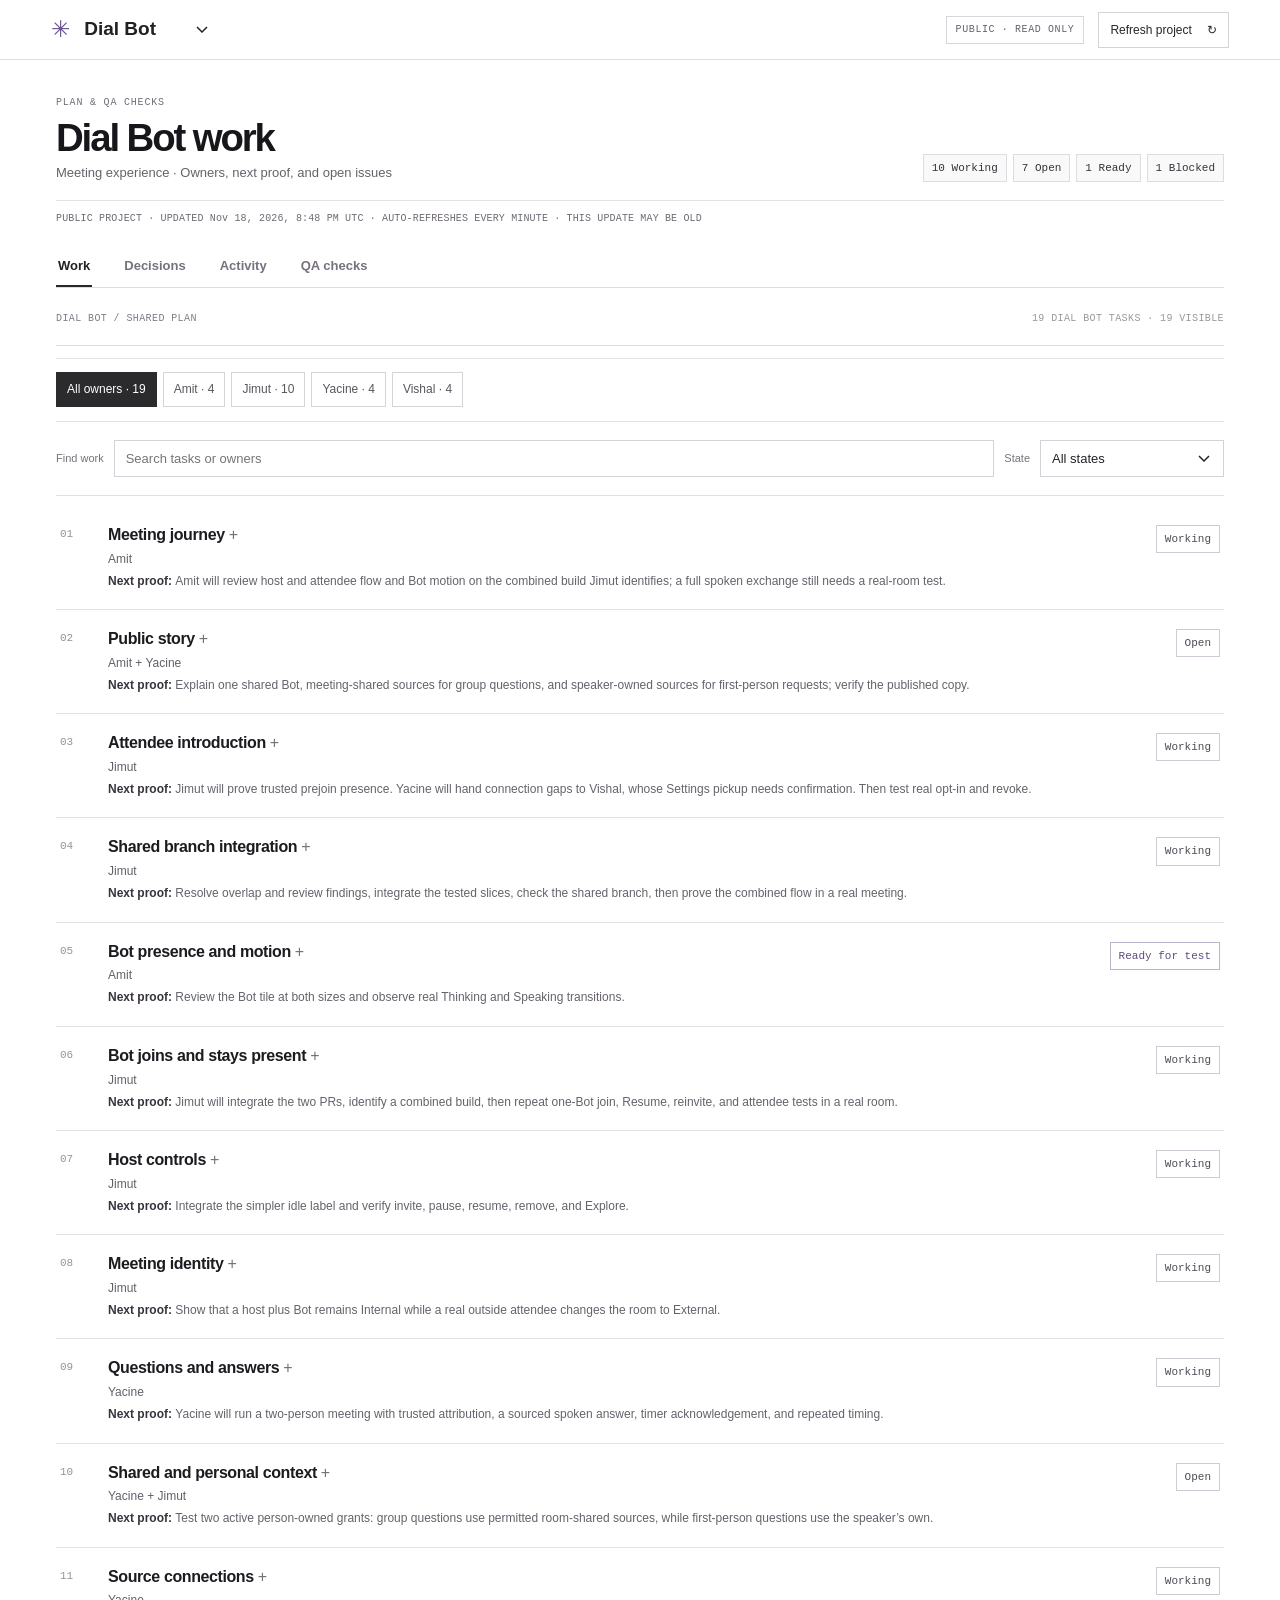
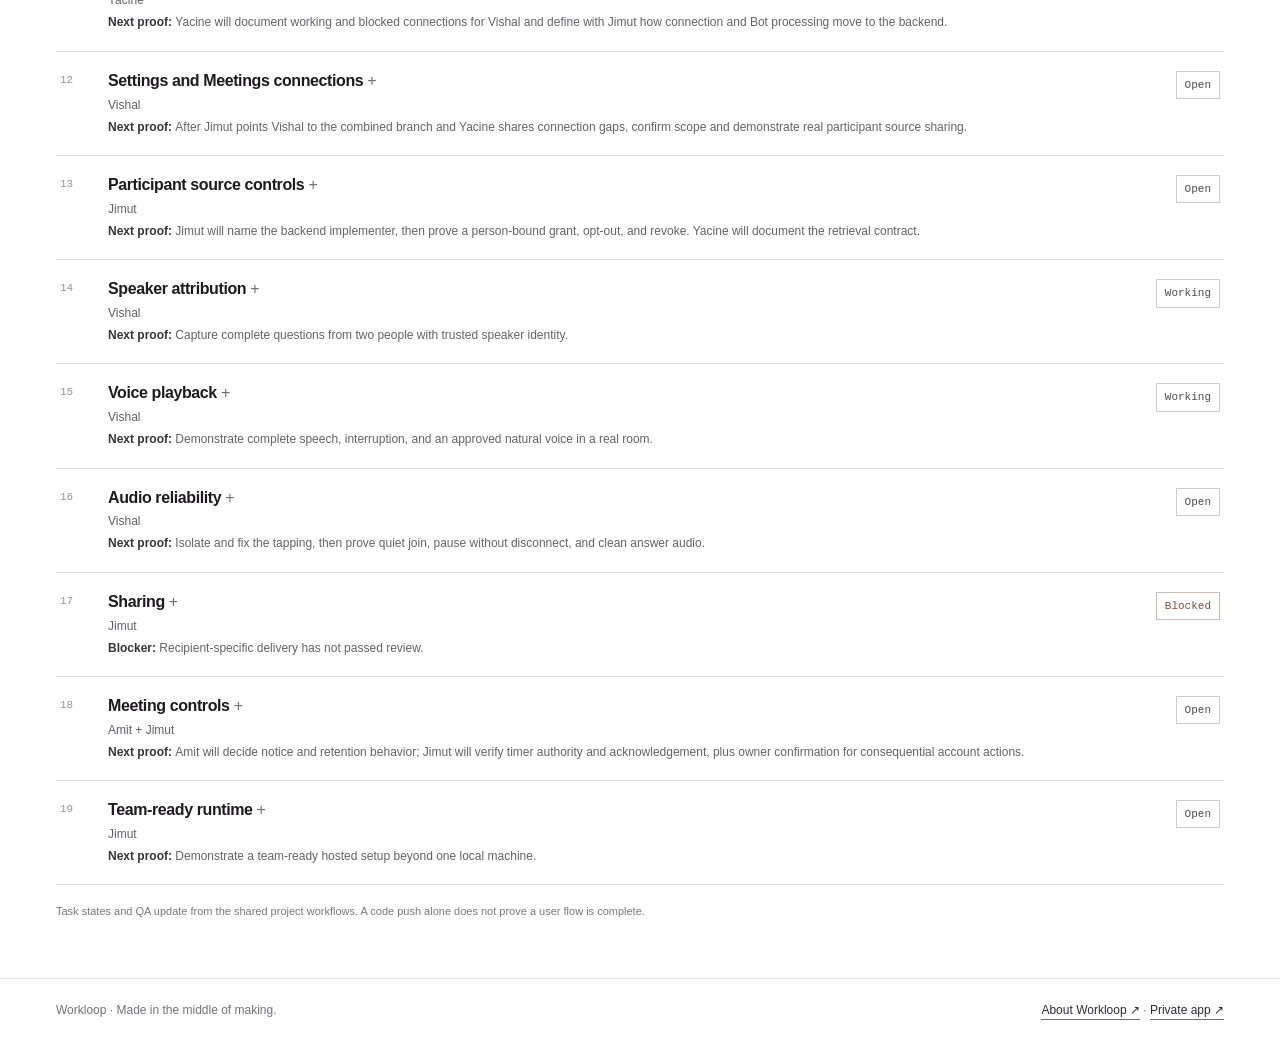
<file: virtual-pm/projects.html>
<!doctype html>
<html lang="en">
<head>
  <meta charset="utf-8" />
  <meta name="viewport" content="width=device-width, initial-scale=1" />
  <meta name="theme-color" content="#ffffff" />
  <meta name="description" content="The real work, decisions, activity, and QA behind Dial Bot and Workloop." />
  <title>Dial Bot work — Workloop</title>
  <link rel="icon" type="image/svg+xml" href="./favicon.svg" />
  <link rel="stylesheet" href="./styles.css" />
  <link rel="stylesheet" href="./projects.css" />
  <script src="./projects.js" defer></script>
</head>
<body>
  <a class="skip-link" href="#work">Skip to project work</a>
  <header class="project-header">
    <div class="project-identity">
      <a class="project-mark" href="./index.html" aria-label="Workloop homepage">✳</a>
      <select id="project-choice" aria-label="Choose project"><option value="dialbot">Dial Bot</option><option value="workloop">Workloop</option></select>
    </div>
    <div class="project-header-right">
      <span class="public-pill">PUBLIC · READ ONLY</span>
      <button type="button" id="refresh-snapshot" class="project-refresh" aria-label="Refresh project">Refresh project <span aria-hidden="true">↻</span></button>
    </div>
  </header>

  <main id="project-main" class="project-main page-width">
    <div class="workspace-head">
      <div>
        <div class="app-eyebrow">PLAN &amp; QA CHECKS</div>
        <h1 id="project-title">Loading project…</h1>
        <p id="project-summary">Loading the latest project state.</p>
      </div>
      <div class="project-stats" id="project-stats" aria-label="Project task counts"></div>
    </div>
    <p class="project-snapshot-meta" id="project-snapshot-meta" role="status">Loading the latest published update…</p>

    <nav class="project-nav" aria-label="Project views">
      <a href="#work" data-view="work" aria-current="page">Work</a>
      <a href="#decisions" data-view="decisions">Decisions</a>
      <a href="#activity" data-view="activity">Activity</a>
      <a href="#checks" data-view="checks">QA checks</a>
    </nav>

    <section class="project-panel project-work" id="work" aria-labelledby="project-title">
      <div class="sheet-meta"><span id="project-sheet-name">DIAL BOT / SHARED PLAN</span><span id="task-visible-count">FETCHING</span></div>
      <div class="owner-chips" id="owner-chips" role="group" aria-label="Filter work by owner"></div>
      <div class="project-filters">
        <label for="task-search">Find work</label>
        <input id="task-search" type="search" placeholder="Search tasks or owners" autocomplete="off" />
        <label for="state-filter">State</label>
        <select id="state-filter" aria-label="Filter work by state"><option value="">All states</option></select>
      </div>
      <div class="public-task-list" id="public-task-list" aria-live="polite"><p class="project-loading">Loading project work…</p></div>
      <p class="source-foot">Task states and QA update from the shared project workflows. A code push alone does not prove a user flow is complete.</p>
    </section>

    <section class="project-panel project-decisions" id="decisions" aria-labelledby="decisions-title" hidden>
      <div class="panel-heading"><h2 id="decisions-title">Decisions</h2><p>What the team decided, and why it matters for the next builder.</p></div>
      <div class="decision-layout"><div><h3>Current decisions</h3><div id="decision-list"></div></div><div><h3>Latest discussion decisions</h3><div id="recent-decisions"></div></div></div>
    </section>

    <section class="project-panel project-activity" id="activity" aria-labelledby="activity-title" hidden>
      <div class="panel-heading"><h2 id="activity-title">Activity</h2><p>Code and plan movement that belongs to this project.</p></div>
      <div id="activity-list" class="activity-list"></div>
    </section>

    <section class="project-panel project-checks" id="checks" aria-labelledby="checks-title" hidden>
      <div class="panel-heading"><h2 id="checks-title">Latest QA evidence</h2><p>Checks show what ran. Live experience and product acceptance still need review.</p></div>
      <div id="project-qa" class="project-qa-panel"><p class="project-loading">Loading QA results…</p></div>
    </section>
  </main>

  <footer class="project-footer"><div class="page-width"><span>Workloop · Made in the middle of making.</span><span><a href="./index.html">About Workloop <span aria-hidden="true">↗</span></a> · <a href="https://workloop-hackathon-amit.netlify.app/" target="_blank" rel="noopener noreferrer" aria-label="Open the private Workloop app for invited users (opens in a new tab)">Private app <span aria-hidden="true">↗</span></a></span></div></footer>
</body>
</html>
</file>
<file: dialbot/assets/tokens-base-light.css>
@layer dialtone.base {/**
 * Do not edit directly, this file was auto-generated.
 */:root {
  color-scheme: light;
  --dt-shadow-focus-outset-2-type: dropShadow;
  --dt-shadow-focus-outset-1-type: dropShadow;
  --dt-shadow-focus-type: dropShadow;
  --dt-shadow-focus-inset-type: dropShadow;
  --dt-shadow-card-3-type: dropShadow;
  --dt-shadow-card-3-color: oklch(0 0 0 / 0.0784);
  --dt-shadow-card-2-type: dropShadow;
  --dt-shadow-card-2-color: oklch(0 0 0 / 0.0392);
  --dt-shadow-card-1-type: dropShadow;
  --dt-shadow-card-1-color: oklch(0 0 0 / 0.0314);
  --dt-shadow-extra-large-type: dropShadow;
  --dt-shadow-extra-large-color: oklch(0 0 0 / 0.302);
  --dt-shadow-large-type: dropShadow;
  --dt-shadow-large-color: oklch(0 0 0 / 0.302);
  --dt-shadow-medium-type: dropShadow;
  --dt-shadow-medium-color: oklch(0 0 0 / 0.251);
  --dt-shadow-small-type: dropShadow;
  --dt-shadow-small-color: oklch(0 0 0 / 0.149);
  --dt-opacity-1300: 1;
  --dt-opacity-1200: 0.9;
  --dt-opacity-1100: 0.8;
  --dt-opacity-1000: 0.75;
  --dt-opacity-900: 0.7;
  --dt-opacity-800: 0.6;
  --dt-opacity-700: 0.5;
  --dt-opacity-600: 0.4;
  --dt-opacity-500: 0.3;
  --dt-opacity-400: 0.25;
  --dt-opacity-300: 0.2;
  --dt-opacity-200: 0.1;
  --dt-opacity-100: 0.05;
  --dt-opacity-0: 0;
  --dt-color-brand-gold: oklch(0.7807 0.1708 66.55); /* Typically used as an accent color. */
  --dt-color-brand-red: oklch(0.6392 0.25 15.77); /* Typically used as an accent color. */
  --dt-color-brand-magenta: oklch(0.663 0.2652 351.9); /* Typically used as an accent color. */
  --dt-color-brand-purple: oklch(0.5829 0.2426 287.41); /* Primary brand color. */
  --dt-color-gradient-gold-red-magenta-purple: linear-gradient(135deg, oklch(0.3316 0.1466 303.8) 0%, oklch(0.3732 0.1633 304.46) 3.08%, oklch(0.4542 0.1926 314.52) 14.48%, oklch(0.489 0.2033 320.73) 23.67%, oklch(0.5259 0.2058 339.37) 35.5%, oklch(0.5856 0.2146 353.36) 48.3%, oklch(0.6184 0.2208 6.85) 60.29%, oklch(0.6538 0.21 23.11) 70.08%, oklch(0.7086 0.1852 45.04) 90.02%, oklch(0.7522 0.1645 66.26) 97.29%, oklch(0.7522 0.1645 66.26) 100%); /* Gradient for Ai-oriented treatments. */
  --dt-color-indigo-1000: oklch(0.1938 0.0398 236.11);
  --dt-color-indigo-950: oklch(0.2375 0.0454 241.01);
  --dt-color-indigo-900: oklch(0.3327 0.0697 239.96);
  --dt-color-indigo-800: oklch(0.4894 0.1004 244.85);
  --dt-color-indigo-700: oklch(0.5946 0.1301 244.29);
  --dt-color-indigo-600: oklch(0.6593 0.1308 248.79);
  --dt-color-indigo-500: oklch(0.7105 0.1149 251.15);
  --dt-color-indigo-400: oklch(0.7735 0.0947 250.52);
  --dt-color-indigo-300: oklch(0.8578 0.0596 258.66);
  --dt-color-indigo-200: oklch(0.9021 0.0402 258.81);
  --dt-color-indigo-100: oklch(0.9547 0.0128 266.7);
  --dt-color-indigo-50: oklch(0.9723 0.0074 260.73);
  --dt-color-teal-1000: oklch(0.1442 0.0300 205);
  --dt-color-teal-950: oklch(0.2161 0.0480 204);
  --dt-color-teal-900: oklch(0.3449 0.0840 203);
  --dt-color-teal-800: oklch(0.4546 0.1140 202);
  --dt-color-teal-700: oklch(0.5743 0.1260 201);
  --dt-color-teal-600: oklch(0.6526 0.1240 200);
  --dt-color-teal-500: oklch(0.7060 0.1200 200);
  --dt-color-teal-400: oklch(0.7803 0.1080 200);
  --dt-color-teal-300: oklch(0.8614 0.0860 200);
  --dt-color-teal-200: oklch(0.9088 0.0460 200);
  --dt-color-teal-100: oklch(0.9574 0.0140 200);
  --dt-color-teal-50: oklch(0.9802 0.0070 200);
  --dt-color-olive-1000: oklch(0.2228 0.047 103.99);
  --dt-color-olive-950: oklch(0.256 0.0488 104.11);
  --dt-color-olive-900: oklch(0.3689 0.0748 104.32);
  --dt-color-olive-800: oklch(0.4741 0.0945 104.05);
  --dt-color-olive-700: oklch(0.5993 0.1226 104.49);
  --dt-color-olive-600: oklch(0.6988 0.1446 105.01);
  --dt-color-olive-500: oklch(0.7646 0.158 105.07);
  --dt-color-olive-400: oklch(0.8438 0.175 105.26);
  --dt-color-olive-300: oklch(0.89 0.1501 100.62);
  --dt-color-olive-200: oklch(0.9364 0.1103 97.49);
  --dt-color-olive-100: oklch(0.9563 0.0607 95.13);
  --dt-color-olive-50: oklch(0.9815 0.027 93.1);
  --dt-color-coral-1000: oklch(0.1994 0.0507 42);
  --dt-color-coral-950: oklch(0.2386 0.0750 38);
  --dt-color-coral-900: oklch(0.3497 0.1280 36);
  --dt-color-coral-800: oklch(0.4762 0.1700 35);
  --dt-color-coral-700: oklch(0.6203 0.2100 35);
  --dt-color-coral-600: oklch(0.7111 0.2050 36);
  --dt-color-coral-500: oklch(0.7806 0.1850 37);
  --dt-color-coral-400: oklch(0.8394 0.1500 38);
  --dt-color-coral-300: oklch(0.9030 0.1100 40);
  --dt-color-coral-200: oklch(0.9328 0.0750 41);
  --dt-color-coral-100: oklch(0.9658 0.0398 43);
  --dt-color-coral-50: oklch(0.9834 0.0115 42);
  --dt-color-berry-1000: oklch(0.1805 0.061 307.56);
  --dt-color-berry-950: oklch(0.2636 0.0991 307.61);
  --dt-color-berry-900: oklch(0.3594 0.1439 306.98);
  --dt-color-berry-800: oklch(0.4606 0.225 300.98);
  --dt-color-berry-700: oklch(0.5424 0.2605 308.89);
  --dt-color-berry-600: oklch(0.6056 0.2853 316.11);
  --dt-color-berry-500: oklch(0.6622 0.2996 322.9);
  --dt-color-berry-400: oklch(0.707 0.2727 330.23);
  --dt-color-berry-300: oklch(0.7678 0.2124 329.78);
  --dt-color-berry-200: oklch(0.8522 0.1303 329.28);
  --dt-color-berry-100: oklch(0.9518 0.0405 328.39);
  --dt-color-berry-50: oklch(0.9709 0.0244 327.79);
  --dt-color-tan-1000: oklch(0.1456 0.0028 68.55);
  --dt-color-tan-950: oklch(0.192 0.0026 67.67);
  --dt-color-tan-900: oklch(0.2272 0.0025 67.7);
  --dt-color-tan-800: oklch(0.27 0.0047 67.63);
  --dt-color-tan-700: oklch(0.3617 0.0032 48.64);
  --dt-color-tan-600: oklch(0.4885 0.006 48.6);
  --dt-color-tan-500: oklch(0.6045 0.0114 58.1);
  --dt-color-tan-400: oklch(0.7228 0.0082 48.61);
  --dt-color-tan-300: oklch(0.8365 0.0087 56.29);
  --dt-color-tan-200: oklch(0.8968 0.006 59.64);
  --dt-color-tan-100: oklch(0.9561 0.0034 67.78);
  --dt-color-tan-50: oklch(0.9766 0.0017 67.8);
  --dt-color-red-1000: oklch(0.1721 0.0689 8);
  --dt-color-red-950: oklch(0.2429 0.0952 12.48);
  --dt-color-red-900: oklch(0.3132 0.1252 14.67);
  --dt-color-red-800: oklch(0.385 0.15406 16.4808);
  --dt-color-red-700: oklch(0.4703 0.1879 17.53);
  --dt-color-red-600: oklch(0.5724 0.229466 18.56);
  --dt-color-red-500: oklch(0.6392 0.25 15.77);
  --dt-color-red-400: oklch(0.6886 0.204 14.67);
  --dt-color-red-300: oklch(0.7713 0.1367 14.03);
  --dt-color-red-200: oklch(0.8211 0.1019 12.69);
  --dt-color-red-100: oklch(0.8774 0.0653 17.3);
  --dt-color-red-50: oklch(0.936 0.0322 22.46);
  --dt-color-green-1000: oklch(0.2077 0.0458 161.69);
  --dt-color-green-950: oklch(0.2725 0.0631 158.54);
  --dt-color-green-900: oklch(0.3402 0.0813 156.77);
  --dt-color-green-800: oklch(0.4299 0.104657 155.7992);
  --dt-color-green-700: oklch(0.5152 0.1266 155.2);
  --dt-color-green-600: oklch(0.6083 0.1511 154.75);
  --dt-color-green-500: oklch(0.7391 0.1756 156.11);
  --dt-color-green-400: oklch(0.7945 0.1694 158.87);
  --dt-color-green-300: oklch(0.846 0.1357 162.49);
  --dt-color-green-200: oklch(0.9148 0.0923 165.26);
  --dt-color-green-100: oklch(0.961 0.0564 166.75);
  --dt-color-green-50: oklch(0.9766 0.0201 169.36);
  --dt-color-gold-1000: oklch(0.1849 0.0386 77.52);
  --dt-color-gold-950: oklch(0.2269 0.049661 68.4257);
  --dt-color-gold-900: oklch(0.3218 0.0723 64.75);
  --dt-color-gold-800: oklch(0.418 0.096552 61.5939);
  --dt-color-gold-700: oklch(0.5888 0.138492 59.7021);
  --dt-color-gold-600: oklch(0.7336 0.174556 58.5601);
  --dt-color-gold-500: oklch(0.7807 0.1708 66.55);
  --dt-color-gold-400: oklch(0.8105 0.1572 71.72);
  --dt-color-gold-300: oklch(0.8585 0.122968 75.6919);
  --dt-color-gold-200: oklch(0.9018 0.0868 77.62);
  --dt-color-gold-100: oklch(0.9436 0.0483 77.26);
  --dt-color-gold-50: oklch(0.9818 0.0152 77.07);
  --dt-color-magenta-1000: oklch(0.1422 0.0604 345.16);
  --dt-color-magenta-950: oklch(0.227 0.0946 350.32);
  --dt-color-magenta-900: oklch(0.2808 0.1164 351.92);
  --dt-color-magenta-800: oklch(0.3868 0.1589 353.23);
  --dt-color-magenta-700: oklch(0.4724 0.194579 353.8977);
  --dt-color-magenta-600: oklch(0.5768 0.237302 354.3202);
  --dt-color-magenta-500: oklch(0.663 0.2652 351.9);
  --dt-color-magenta-400: oklch(0.7038 0.232 347.8);
  --dt-color-magenta-300: oklch(0.7802 0.164 344.57);
  --dt-color-magenta-200: oklch(0.8232 0.1275 343.61);
  --dt-color-magenta-100: oklch(0.8813 0.0822 342.24);
  --dt-color-magenta-50: oklch(0.9317 0.0463 340.48);
  --dt-color-blue-1000: oklch(0.163 0.0489 252.1);
  --dt-color-blue-950: oklch(0.2552 0.0945 258.02);
  --dt-color-blue-900: oklch(0.3269 0.1294 259.43);
  --dt-color-blue-800: oklch(0.4126 0.1703 260.22);
  --dt-color-blue-700: oklch(0.4857 0.205 260.61);
  --dt-color-blue-600: oklch(0.5552 0.223 260.26);
  --dt-color-blue-500: oklch(0.6089 0.2128 259.28);
  --dt-color-blue-400: oklch(0.6566 0.1838 258.62);
  --dt-color-blue-300: oklch(0.7558 0.1259 258.28);
  --dt-color-blue-200: oklch(0.8437 0.0781 257.48);
  --dt-color-blue-100: oklch(0.9037 0.047 257.26);
  --dt-color-blue-50: oklch(0.9486 0.0246 257.65);
  --dt-color-purple-1000: oklch(0.1531 0.0859 291.49);
  --dt-color-purple-950: oklch(0.2244 0.131 285.15);
  --dt-color-purple-900: oklch(0.2984 0.1549 283.05);
  --dt-color-purple-800: oklch(0.3629 0.1821 284.23);
  --dt-color-purple-700: oklch(0.4108 0.2066 284.07);
  --dt-color-purple-600: oklch(0.4831 0.2316 284.82);
  --dt-color-purple-500: oklch(0.5829 0.2426 287.41);
  --dt-color-purple-400: oklch(0.6717 0.189855 291.5342);
  --dt-color-purple-300: oklch(0.7697 0.130656 294.1037);
  --dt-color-purple-200: oklch(0.8546 0.085 300.63);
  --dt-color-purple-100: oklch(0.9029 0.056 301.24);
  --dt-color-purple-50: oklch(0.9514 0.0276 301.76);
  --dt-color-neutral-transparent: transparent; /* Transparent color independent of any theme. */
  --dt-color-neutral-black: oklch(0 0 0); /* Black color independent of any theme. */
  --dt-color-neutral-white: oklch(1 0 0); /* White color independent of any theme. */
  --dt-layout-24px: 2.4rem; /* 24px */
  --dt-layout-20px: 2rem; /* 20px */
  --dt-layout-8px: 0.8rem; /* 8px */
  --dt-layout-2px: 0.2rem; /* 2px */
  --dt-layout-1px: 0.1rem; /* 1px */
  --dt-spacing-0-negative: 0rem;
  --dt-spacing-1: 0.1rem; /* 1px - Minimal spacing for borders/dividers */
  --dt-spacing-0: 0rem; /* 0px - No spacing */
  --dt-size-radius-circle: 50%;
  --dt-size-radius-pill: 10.2rem;
  --dt-size-radius-600: 3.2rem;
  --dt-size-radius-550: 2.4rem;
  --dt-size-radius-500: 1.6rem;
  --dt-size-radius-450: 1.2rem;
  --dt-size-radius-400: 0.8rem;
  --dt-size-radius-350: 0.6rem;
  --dt-size-radius-300: 0.4rem;
  --dt-size-radius-200: 0.2rem;
  --dt-size-radius-100: 0.1rem;
  --dt-size-radius-0: 0rem;
  --dt-size-100-percent: 100%;
  --dt-size-95-percent: 95%;
  --dt-size-90-percent: 90%;
  --dt-size-80-percent: 80%;
  --dt-size-75-percent: 75%;
  --dt-size-70-percent: 70%;
  --dt-size-66-percent: 66.7%;
  --dt-size-60-percent: 60%;
  --dt-size-50-percent: 50%;
  --dt-size-40-percent: 40%;
  --dt-size-33-percent: 33.333%;
  --dt-size-30-percent: 30%;
  --dt-size-25-percent: 25%;
  --dt-size-20-percent: 20%;
  --dt-size-10-percent: 10%;
  --dt-size-5-percent: 5%;
  --dt-size-0-percent: 0%;
  --dt-size-1200-negative: -204.8rem;
  --dt-size-1150-negative: -153.6rem;
  --dt-size-1130-negative: -134rem;
  --dt-size-1125-negative: -128rem;
  --dt-size-1120-negative: -126.8rem;
  --dt-size-1115-negative: -114rem;
  --dt-size-1100-negative: -102.4rem;
  --dt-size-1080-negative: -91.2rem;
  --dt-size-1060-negative: -82.8rem;
  --dt-size-1050-negative: -76.8rem;
  --dt-size-1040-negative: -76.4rem;
  --dt-size-1020-negative: -62.8rem;
  --dt-size-1000-negative: -51.2rem;
  --dt-size-975-negative: -46.4rem;
  --dt-size-950-negative: -38.4rem;
  --dt-size-925-negative: -33.2rem;
  --dt-size-905-negative: -26.4rem;
  --dt-size-900-negative: -25.6rem;
  --dt-size-875-negative: -21.6rem;
  --dt-size-850-negative: -19.2rem;
  --dt-size-825-negative: -16.4rem;
  --dt-size-800-negative: -12.8rem;
  --dt-size-775-negative: -11.4rem;
  --dt-size-760-negative: -10.2rem;
  --dt-size-750-negative: -9.6rem;
  --dt-size-730-negative: -8.4rem;
  --dt-size-720-negative: -7.2rem;
  --dt-size-700-negative: -6.4rem;
  --dt-size-650-negative: -4.8rem;
  --dt-size-625-negative: -4.2rem;
  --dt-size-600-negative: -3.2rem;
  --dt-size-550-negative: -2.4rem;
  --dt-size-525-negative: -2rem;
  --dt-size-500-negative: -1.6rem;
  --dt-size-450-negative: -1.2rem;
  --dt-size-400-negative: -0.8rem;
  --dt-size-350-negative: -0.6rem;
  --dt-size-300-negative: -0.4rem;
  --dt-size-200-negative: -0.2rem;
  --dt-size-100-negative: -0.1rem;
  --dt-size-50-negative: -0.05rem;
  --dt-size-border-400: 0.8rem;
  --dt-size-border-300: 0.4rem;
  --dt-size-border-200: 0.2rem;
  --dt-size-border-150: 0.15rem;
  --dt-size-border-100: 0.1rem;
  --dt-size-border-50: 0.05rem;
  --dt-size-border-0: 0rem;
  --dt-size-base: 8px;
  --dt-size-1200: 204.8rem;
  --dt-size-1150: 153.6rem;
  --dt-size-1130: 134rem;
  --dt-size-1125: 128rem;
  --dt-size-1120: 126.8rem;
  --dt-size-1115: 114rem;
  --dt-size-1100: 102.4rem;
  --dt-size-1080: 91.2rem;
  --dt-size-1060: 82.8rem;
  --dt-size-1050: 76.8rem;
  --dt-size-1040: 76.4rem;
  --dt-size-1020: 62.8rem;
  --dt-size-1000: 51.2rem;
  --dt-size-975: 46.4rem;
  --dt-size-950: 38.4rem;
  --dt-size-925: 33.2rem;
  --dt-size-905: 26.4rem;
  --dt-size-900: 25.6rem;
  --dt-size-875: 21.6rem;
  --dt-size-850: 19.2rem;
  --dt-size-825: 16.4rem;
  --dt-size-800: 12.8rem;
  --dt-size-775: 11.4rem;
  --dt-size-760: 10.2rem;
  --dt-size-750: 9.6rem;
  --dt-size-730: 8.4rem;
  --dt-size-720: 7.2rem;
  --dt-size-700: 6.4rem;
  --dt-size-650: 4.8rem;
  --dt-size-625: 4.2rem;
  --dt-size-600: 3.2rem;
  --dt-size-550: 2.4rem;
  --dt-size-525: 2rem;
  --dt-size-500: 1.6rem;
  --dt-size-450: 1.2rem;
  --dt-size-400: 0.8rem;
  --dt-size-350: 0.6rem;
  --dt-size-300: 0.4rem;
  --dt-size-200: 0.2rem;
  --dt-size-100: 0.1rem;
  --dt-size-50: 0.05rem;
  --dt-size-0: 0rem;
  --dt-font-text-case-none: none;
  --dt-font-text-case-capitalize: capitalize;
  --dt-font-text-case-lowercase: lowercase;
  --dt-font-text-case-uppercase: uppercase;
  --dt-font-weight-bold: 700;
  --dt-font-weight-semi-bold: 600;
  --dt-font-weight-medium: 500;
  --dt-font-weight-normal: 400;
  --dt-font-line-height-600: 2;
  --dt-font-line-height-500: 1.8;
  --dt-font-line-height-400: 1.6;
  --dt-font-line-height-300: 1.4;
  --dt-font-line-height-200: 1.2;
  --dt-font-line-height-100: 1;
  --dt-font-family-mono: SFMono-Regular, "SF Mono", Consolas, "Liberation Mono", Menlo, Courier, monospace;
  --dt-font-family-body: -apple-system, BlinkMacSystemFont, "SF Pro", "Segoe UI Adjusted", "Segoe UI", SFMono, "Helvetica Neue", Cantarell, Ubuntu, Roboto, Arial, "Noto Sans", sans-serif, "Apple Color Emoji", "Segoe UI Emoji", "Segoe UI Symbol", "Noto Color Emoji";
  --dt-font-size-root: 10px;
  --dt-shadow-focus-outset-2-offset-y: var(--dt-size-0);
  --dt-shadow-focus-outset-2-offset-x: var(--dt-size-0);
  --dt-shadow-focus-outset-2-color: oklch(0.6089 0.2128 259.28);
  --dt-shadow-focus-outset-2-spread: calc(var(--dt-size-200) + var(--dt-size-100));
  --dt-shadow-focus-outset-2-blur: var(--dt-size-0);
  --dt-shadow-focus-outset-1-offset-y: var(--dt-size-0);
  --dt-shadow-focus-outset-1-offset-x: var(--dt-size-0);
  --dt-shadow-focus-outset-1-spread: var(--dt-size-100);
  --dt-shadow-focus-outset-1-blur: var(--dt-size-0);
  --dt-shadow-focus-offset-y: var(--dt-size-0);
  --dt-shadow-focus-offset-x: var(--dt-size-0);
  --dt-shadow-focus-color: oklch(0.6089 0.2128 259.28);
  --dt-shadow-focus-spread: var(--dt-size-200);
  --dt-shadow-focus-blur: var(--dt-size-0);
  --dt-shadow-focus-inset-offset-y: var(--dt-size-0);
  --dt-shadow-focus-inset-offset-x: var(--dt-size-0);
  --dt-shadow-focus-inset-color: oklch(0.6089 0.2128 259.28);
  --dt-shadow-focus-inset-spread: var(--dt-size-200);
  --dt-shadow-focus-inset-blur: var(--dt-size-0);
  --dt-shadow-card-3-offset-y: var(--dt-size-200);
  --dt-shadow-card-3-offset-x: var(--dt-size-0);
  --dt-shadow-card-3-spread: var(--dt-size-0);
  --dt-shadow-card-3-blur: var(--dt-size-500);
  --dt-shadow-card-2-offset-y: var(--dt-size-200);
  --dt-shadow-card-2-offset-x: var(--dt-size-0);
  --dt-shadow-card-2-spread: var(--dt-size-0);
  --dt-shadow-card-2-blur: var(--dt-size-300);
  --dt-shadow-card-1-offset-y: var(--dt-size-100);
  --dt-shadow-card-1-offset-x: var(--dt-size-0);
  --dt-shadow-card-1-spread: var(--dt-size-0);
  --dt-shadow-card-1-blur: var(--dt-size-200);
  --dt-shadow-extra-large-offset-y: var(--dt-size-200);
  --dt-shadow-extra-large-offset-x: var(--dt-size-0);
  --dt-shadow-extra-large-spread: var(--dt-size-0);
  --dt-shadow-extra-large-blur: var(--dt-size-600);
  --dt-shadow-large-offset-y: var(--dt-size-200);
  --dt-shadow-large-offset-x: var(--dt-size-0);
  --dt-shadow-large-spread: var(--dt-size-0);
  --dt-shadow-large-blur: var(--dt-size-500);
  --dt-shadow-medium-offset-y: var(--dt-size-200);
  --dt-shadow-medium-offset-x: var(--dt-size-0);
  --dt-shadow-medium-spread: var(--dt-size-0);
  --dt-shadow-medium-blur: var(--dt-size-400);
  --dt-shadow-small-offset-y: var(--dt-size-200);
  --dt-shadow-small-offset-x: var(--dt-size-0);
  --dt-shadow-small-spread: var(--dt-size-0);
  --dt-shadow-small-blur: var(--dt-size-300);
  --dt-color-gradient-magenta-purple: linear-gradient(135deg, var(--dt-color-brand-magenta) 10%, var(--dt-color-brand-purple) 90%); /* Gradient for Ai-oriented treatments. */
  --dt-color-black-1000: oklch(0.1595 0.0045 84.59);
  --dt-color-black-950: oklch(0.2083 0.006 91.63);
  --dt-color-black-900: oklch(0.2572 0.0063 78.21);
  --dt-color-black-850: oklch(0.3008 0.0059 67.21);
  --dt-color-black-800: oklch(0.3436 0.0055 56.21);
  --dt-color-black-750: oklch(0.3902 0.0055 67.24);
  --dt-color-black-700: oklch(0.4355 0.0055 78.27);
  --dt-color-black-650: oklch(0.4747 0.0059 86.72);
  --dt-color-black-600: oklch(0.5134 0.0063 95.18);
  --dt-color-black-550: oklch(0.5586 0.0047 89.87);
  --dt-color-black-500: oklch(0.6114 0.0032 84.56);
  --dt-color-black-450: oklch(0.6706 0.0047 84.56);
  --dt-color-black-400: oklch(0.7321 0.0061 84.57);
  --dt-color-black-350: oklch(0.7914 0.006 84.57);
  --dt-color-black-300: oklch(0.8448 0.0059 84.57);
  --dt-color-black-250: oklch(0.8894 0.0044 84.56);
  --dt-color-black-200: oklch(0.9245 0.0029 84.56);
  --dt-color-black-150: oklch(0.9512 0.0027 66.64);
  --dt-color-black-100: oklch(0.9748 0.0025 48.72);
  --dt-color-black-50: oklch(1 0 0);
  --dt-layout-100-percent: var(--dt-size-100-percent);
  --dt-layout-95-percent: var(--dt-size-95-percent);
  --dt-layout-90-percent: var(--dt-size-90-percent);
  --dt-layout-80-percent: var(--dt-size-80-percent);
  --dt-layout-75-percent: var(--dt-size-75-percent);
  --dt-layout-70-percent: var(--dt-size-70-percent);
  --dt-layout-66-percent: var(--dt-size-66-percent);
  --dt-layout-60-percent: var(--dt-size-60-percent);
  --dt-layout-50-percent: var(--dt-size-50-percent);
  --dt-layout-40-percent: var(--dt-size-40-percent);
  --dt-layout-33-percent: var(--dt-size-33-percent);
  --dt-layout-30-percent: var(--dt-size-30-percent);
  --dt-layout-25-percent: var(--dt-size-25-percent);
  --dt-layout-20-percent: var(--dt-size-20-percent);
  --dt-layout-10-percent: var(--dt-size-10-percent);
  --dt-layout-5-percent: var(--dt-size-5-percent);
  --dt-layout-0-percent: var(--dt-size-0-percent);
  --dt-layout-base: calc(var(--dt-size-base) * 8); /* 64px - Layout base unit unit */
  --dt-spacing-1-negative: calc(var(--dt-spacing-1) * -1);
  --dt-spacing-base: var(--dt-size-base); /* 8px - Base spacing unit */
  --dt-space-100-percent: var(--dt-size-100-percent);
  --dt-space-95-percent: var(--dt-size-95-percent);
  --dt-space-90-percent: var(--dt-size-90-percent);
  --dt-space-80-percent: var(--dt-size-80-percent);
  --dt-space-75-percent: var(--dt-size-75-percent);
  --dt-space-70-percent: var(--dt-size-70-percent);
  --dt-space-66-percent: var(--dt-size-66-percent);
  --dt-space-60-percent: var(--dt-size-60-percent);
  --dt-space-50-percent: var(--dt-size-50-percent);
  --dt-space-40-percent: var(--dt-size-40-percent);
  --dt-space-33-percent: var(--dt-size-33-percent);
  --dt-space-30-percent: var(--dt-size-30-percent);
  --dt-space-25-percent: var(--dt-size-25-percent);
  --dt-space-20-percent: var(--dt-size-20-percent);
  --dt-space-10-percent: var(--dt-size-10-percent);
  --dt-space-5-percent: var(--dt-size-5-percent);
  --dt-space-0-percent: var(--dt-size-0-percent);
  --dt-space-1200-negative: var(--dt-size-1200-negative);
  --dt-space-1150-negative: var(--dt-size-1150-negative);
  --dt-space-1130-negative: var(--dt-size-1130-negative);
  --dt-space-1125-negative: var(--dt-size-1125-negative);
  --dt-space-1120-negative: var(--dt-size-1120-negative);
  --dt-space-1115-negative: var(--dt-size-1115-negative);
  --dt-space-1100-negative: var(--dt-size-1100-negative);
  --dt-space-1080-negative: var(--dt-size-1080-negative);
  --dt-space-1060-negative: var(--dt-size-1060-negative);
  --dt-space-1050-negative: var(--dt-size-1050-negative);
  --dt-space-1040-negative: var(--dt-size-1040-negative);
  --dt-space-1020-negative: var(--dt-size-1020-negative);
  --dt-space-1000-negative: var(--dt-size-1000-negative);
  --dt-space-975-negative: var(--dt-size-975-negative);
  --dt-space-950-negative: var(--dt-size-950-negative);
  --dt-space-925-negative: var(--dt-size-925-negative);
  --dt-space-905-negative: var(--dt-size-905-negative);
  --dt-space-900-negative: var(--dt-size-900-negative);
  --dt-space-875-negative: var(--dt-size-875-negative);
  --dt-space-850-negative: var(--dt-size-850-negative);
  --dt-space-825-negative: var(--dt-size-825-negative);
  --dt-space-800-negative: var(--dt-size-800-negative);
  --dt-space-775-negative: var(--dt-size-775-negative);
  --dt-space-760-negative: var(--dt-size-760-negative);
  --dt-space-750-negative: var(--dt-size-750-negative);
  --dt-space-730-negative: var(--dt-size-730-negative);
  --dt-space-720-negative: var(--dt-size-720-negative);
  --dt-space-700-negative: var(--dt-size-700-negative);
  --dt-space-650-negative: var(--dt-size-650-negative);
  --dt-space-625-negative: var(--dt-size-625-negative);
  --dt-space-600-negative: var(--dt-size-600-negative);
  --dt-space-550-negative: var(--dt-size-550-negative);
  --dt-space-525-negative: var(--dt-size-525-negative);
  --dt-space-500-negative: var(--dt-size-500-negative);
  --dt-space-450-negative: var(--dt-size-450-negative);
  --dt-space-400-negative: var(--dt-size-400-negative);
  --dt-space-350-negative: var(--dt-size-350-negative);
  --dt-space-300-negative: var(--dt-size-300-negative);
  --dt-space-200-negative: var(--dt-size-200-negative);
  --dt-space-100-negative: var(--dt-size-100-negative);
  --dt-space-50-negative: var(--dt-size-50-negative);
  --dt-space-base: var(--dt-size-base);
  --dt-space-1200: var(--dt-size-1200);
  --dt-space-1150: var(--dt-size-1150);
  --dt-space-1130: var(--dt-size-1130);
  --dt-space-1125: var(--dt-size-1125);
  --dt-space-1120: var(--dt-size-1120);
  --dt-space-1115: var(--dt-size-1115);
  --dt-space-1100: var(--dt-size-1100);
  --dt-space-1080: var(--dt-size-1080);
  --dt-space-1060: var(--dt-size-1060);
  --dt-space-1050: var(--dt-size-1050);
  --dt-space-1040: var(--dt-size-1040);
  --dt-space-1020: var(--dt-size-1020);
  --dt-space-1000: var(--dt-size-1000);
  --dt-space-975: var(--dt-size-975);
  --dt-space-950: var(--dt-size-950);
  --dt-space-925: var(--dt-size-925);
  --dt-space-905: var(--dt-size-905);
  --dt-space-900: var(--dt-size-900);
  --dt-space-875: var(--dt-size-875);
  --dt-space-850: var(--dt-size-850);
  --dt-space-825: var(--dt-size-825);
  --dt-space-800: var(--dt-size-800);
  --dt-space-775: var(--dt-size-775);
  --dt-space-760: var(--dt-size-760);
  --dt-space-750: var(--dt-size-750);
  --dt-space-730: var(--dt-size-730);
  --dt-space-720: var(--dt-size-720);
  --dt-space-700: var(--dt-size-700);
  --dt-space-650: var(--dt-size-650);
  --dt-space-625: var(--dt-size-625);
  --dt-space-600: var(--dt-size-600);
  --dt-space-550: var(--dt-size-550);
  --dt-space-525: var(--dt-size-525);
  --dt-space-500: var(--dt-size-500);
  --dt-space-450: var(--dt-size-450);
  --dt-space-400: var(--dt-size-400);
  --dt-space-350: var(--dt-size-350);
  --dt-space-300: var(--dt-size-300);
  --dt-space-200: var(--dt-size-200);
  --dt-space-100: var(--dt-size-100);
  --dt-space-50: var(--dt-size-50);
  --dt-space-0: var(--dt-size-0);
  --dt-font-family-expressive: "Season Mix", var(--dt-font-family-body);
  --dt-font-size-800: calc(var(--dt-font-size-root) * 6.6);
  --dt-font-size-750: calc(var(--dt-font-size-root) * 5.8);
  --dt-font-size-700: calc(var(--dt-font-size-root) * 5.2);
  --dt-font-size-650: calc(var(--dt-font-size-root) * 4.6);
  --dt-font-size-600: calc(var(--dt-font-size-root) * 4.2);
  --dt-font-size-550: calc(var(--dt-font-size-root) * 3.6);
  --dt-font-size-500: calc(var(--dt-font-size-root) * 3.2); /* h1 */
  --dt-font-size-450: calc(var(--dt-font-size-root) * 2.9); /* h2 */
  --dt-font-size-400: calc(var(--dt-font-size-root) * 2.6); /* h3 */
  --dt-font-size-350: calc(var(--dt-font-size-root) * 2.2); /* h4 */
  --dt-font-size-300: calc(var(--dt-font-size-root) * 2); /* lg / large */
  --dt-font-size-250: calc(var(--dt-font-size-root) * 1.8);
  --dt-font-size-200: calc(var(--dt-font-size-root) * 1.6); /* md / medium / base */
  --dt-font-size-150: calc(var(--dt-font-size-root) * 1.4); /* smd / small-medium / smedium */
  --dt-font-size-125: calc(var(--dt-font-size-root) * 1.3);
  --dt-font-size-100: calc(var(--dt-font-size-root) * 1.2); /* sm / small */
  --dt-font-size-75: calc(var(--dt-font-size-root) * 1.1); /* xs / extra small */
  --dt-font-size-50: var(--dt-font-size-root); /* xxs / extra extra small */
  --dt-shadow-focus-outset-1-color: oklch(0.9748 0.0025 48.72);
  --dt-shadow-focus: var(--dt-shadow-focus-inset);
  --dt-shadow-focus-inset: var(--dt-shadow-focus-inset-offset-x) var(--dt-shadow-focus-inset-offset-y) var(--dt-shadow-focus-inset-blur) var(--dt-shadow-focus-inset-spread) var(--dt-shadow-focus-inset-color) inset;
  --dt-shadow-card: var(--dt-shadow-card-1-offset-x) var(--dt-shadow-card-1-offset-y) var(--dt-shadow-card-1-blur) var(--dt-shadow-card-1-spread) var(--dt-shadow-card-1-color), var(--dt-shadow-card-2-offset-x) var(--dt-shadow-card-2-offset-y) var(--dt-shadow-card-2-blur) var(--dt-shadow-card-2-spread) var(--dt-shadow-card-2-color), var(--dt-shadow-card-3-offset-x) var(--dt-shadow-card-3-offset-y) var(--dt-shadow-card-3-blur) var(--dt-shadow-card-3-spread) var(--dt-shadow-card-3-color);
  --dt-shadow-extra-large: var(--dt-shadow-extra-large-offset-x) var(--dt-shadow-extra-large-offset-y) var(--dt-shadow-extra-large-blur) var(--dt-shadow-extra-large-spread) var(--dt-shadow-extra-large-color);
  --dt-shadow-large: var(--dt-shadow-large-offset-x) var(--dt-shadow-large-offset-y) var(--dt-shadow-large-blur) var(--dt-shadow-large-spread) var(--dt-shadow-large-color);
  --dt-shadow-medium: var(--dt-shadow-medium-offset-x) var(--dt-shadow-medium-offset-y) var(--dt-shadow-medium-blur) var(--dt-shadow-medium-spread) var(--dt-shadow-medium-color);
  --dt-shadow-small: var(--dt-shadow-small-offset-x) var(--dt-shadow-small-offset-y) var(--dt-shadow-small-blur) var(--dt-shadow-small-spread) var(--dt-shadow-small-color);
  --dt-shadow-focus-outset: var(--dt-shadow-focus-outset-1-offset-x) var(--dt-shadow-focus-outset-1-offset-y) var(--dt-shadow-focus-outset-1-blur) var(--dt-shadow-focus-outset-1-spread) var(--dt-shadow-focus-outset-1-color), var(--dt-shadow-focus-outset-2-offset-x) var(--dt-shadow-focus-outset-2-offset-y) var(--dt-shadow-focus-outset-2-blur) var(--dt-shadow-focus-outset-2-spread) var(--dt-shadow-focus-outset-2-color);
  --dt-layout-1600: calc(var(--dt-layout-base) * 16); /* 1024px */
  --dt-layout-1550: calc(var(--dt-layout-base) * 15.5); /* 992px */
  --dt-layout-1500: calc(var(--dt-layout-base) * 15); /* 960px */
  --dt-layout-1450: calc(var(--dt-layout-base) * 14.5); /* 928px */
  --dt-layout-1400: calc(var(--dt-layout-base) * 14); /* 896px */
  --dt-layout-1350: calc(var(--dt-layout-base) * 13.5); /* 864px */
  --dt-layout-1300: calc(var(--dt-layout-base) * 13); /* 832px */
  --dt-layout-1250: calc(var(--dt-layout-base) * 12.5); /* 800px */
  --dt-layout-1200: calc(var(--dt-layout-base) * 12); /* 768px */
  --dt-layout-1150: calc(var(--dt-layout-base) * 11.5); /* 736px */
  --dt-layout-1100: calc(var(--dt-layout-base) * 11); /* 704px */
  --dt-layout-1050: calc(var(--dt-layout-base) * 10.5); /* 672px */
  --dt-layout-1000: calc(var(--dt-layout-base) * 10); /* 640px */
  --dt-layout-950: calc(var(--dt-layout-base) * 9.5); /* 608px */
  --dt-layout-900: calc(var(--dt-layout-base) * 9); /* 576px */
  --dt-layout-850: calc(var(--dt-layout-base) * 8.5); /* 544px */
  --dt-layout-800: calc(var(--dt-layout-base) * 8); /* 512px */
  --dt-layout-750: calc(var(--dt-layout-base) * 7.5); /* 480px */
  --dt-layout-700: calc(var(--dt-layout-base) * 7); /* 448px */
  --dt-layout-650: calc(var(--dt-layout-base) * 6.5); /* 416px */
  --dt-layout-600: calc(var(--dt-layout-base) * 6); /* 384px */
  --dt-layout-550: calc(var(--dt-layout-base) * 5.5); /* 352px */
  --dt-layout-500: calc(var(--dt-layout-base) * 5); /* 320px */
  --dt-layout-450: calc(var(--dt-layout-base) * 4.5); /* 288px */
  --dt-layout-400: calc(var(--dt-layout-base) * 4); /* 256px */
  --dt-layout-350: calc(var(--dt-layout-base) * 3.5); /* 224px */
  --dt-layout-300: calc(var(--dt-layout-base) * 3); /* 192px */
  --dt-layout-250: calc(var(--dt-layout-base) * 2.5); /* 160px */
  --dt-layout-200: calc(var(--dt-layout-base) * 2); /* 128px */
  --dt-layout-175: calc(var(--dt-layout-base) * 1.75); /* 112px */
  --dt-layout-150: calc(var(--dt-layout-base) * 1.5); /* 96px */
  --dt-layout-125: calc(var(--dt-layout-base) * 1.25); /* 80px */
  --dt-layout-100: var(--dt-layout-base); /* 64px */
  --dt-layout-75: calc(var(--dt-layout-base) * 0.75); /* 48px */
  --dt-layout-50: calc(var(--dt-layout-base) * 0.5); /* 32px */
  --dt-layout-25: calc(var(--dt-layout-base) * 0.25); /* 16px */
  --dt-layout-0: calc(var(--dt-layout-base) * 0); /* 0px */
  --dt-spacing-800: calc(var(--dt-spacing-base) * 8); /* 64px */
  --dt-spacing-750: calc(var(--dt-spacing-base) * 7.5); /* 60px */
  --dt-spacing-700: calc(var(--dt-spacing-base) * 7); /* 56px */
  --dt-spacing-650: calc(var(--dt-spacing-base) * 6.5); /* 52px */
  --dt-spacing-600: calc(var(--dt-spacing-base) * 6); /* 48px */
  --dt-spacing-550: calc(var(--dt-spacing-base) * 5.5); /* 44px */
  --dt-spacing-525: calc(var(--dt-spacing-base) * 5.25); /* 42px */
  --dt-spacing-500: calc(var(--dt-spacing-base) * 5); /* 40px */
  --dt-spacing-450: calc(var(--dt-spacing-base) * 4.5); /* 36px */
  --dt-spacing-400: calc(var(--dt-spacing-base) * 4); /* 32px */
  --dt-spacing-350: calc(var(--dt-spacing-base) * 3.5); /* 28px */
  --dt-spacing-300: calc(var(--dt-spacing-base) * 3); /* 24px */
  --dt-spacing-250: calc(var(--dt-spacing-base) * 2.5); /* 20px */
  --dt-spacing-200: calc(var(--dt-spacing-base) * 2); /* 16px */
  --dt-spacing-175: calc(var(--dt-spacing-base) * 1.75); /* 14px */
  --dt-spacing-150: calc(var(--dt-spacing-base) * 1.5); /* 12px */
  --dt-spacing-125: calc(var(--dt-spacing-base) * 1.25); /* 10px */
  --dt-spacing-100: var(--dt-spacing-base); /* 8px */
  --dt-spacing-75: calc(var(--dt-spacing-base) * 0.75); /* 6px */
  --dt-spacing-50: calc(var(--dt-spacing-base) * 0.5); /* 4px */
  --dt-spacing-25: calc(var(--dt-spacing-base) * 0.25); /* 2px */
  --dt-spacing-800-negative: calc(var(--dt-spacing-800) * -1);
  --dt-spacing-750-negative: calc(var(--dt-spacing-750) * -1);
  --dt-spacing-700-negative: calc(var(--dt-spacing-700) * -1);
  --dt-spacing-650-negative: calc(var(--dt-spacing-650) * -1);
  --dt-spacing-600-negative: calc(var(--dt-spacing-600) * -1);
  --dt-spacing-550-negative: calc(var(--dt-spacing-550) * -1);
  --dt-spacing-525-negative: calc(var(--dt-spacing-525) * -1);
  --dt-spacing-500-negative: calc(var(--dt-spacing-500) * -1);
  --dt-spacing-450-negative: calc(var(--dt-spacing-450) * -1);
  --dt-spacing-400-negative: calc(var(--dt-spacing-400) * -1);
  --dt-spacing-350-negative: calc(var(--dt-spacing-350) * -1);
  --dt-spacing-300-negative: calc(var(--dt-spacing-300) * -1);
  --dt-spacing-250-negative: calc(var(--dt-spacing-250) * -1);
  --dt-spacing-200-negative: calc(var(--dt-spacing-200) * -1);
  --dt-spacing-175-negative: calc(var(--dt-spacing-175) * -1);
  --dt-spacing-150-negative: calc(var(--dt-spacing-150) * -1);
  --dt-spacing-125-negative: calc(var(--dt-spacing-125) * -1);
  --dt-spacing-100-negative: calc(var(--dt-spacing-100) * -1);
  --dt-spacing-75-negative: calc(var(--dt-spacing-75) * -1);
  --dt-spacing-50-negative: calc(var(--dt-spacing-50) * -1);
  --dt-spacing-25-negative: calc(var(--dt-spacing-25) * -1);
  --dt-font-size-100-mobile: 1.2rem;
  --dt-font-size-200-mobile: 1.6rem;
  --dt-font-size-300-mobile: 2rem;
  --dt-font-size-400-mobile: 2.9rem;
  --dt-font-size-500-mobile: 4.1rem;
  --dt-font-size-100-tc8: 1.7rem;
  --dt-font-size-200-tc8: 2.1rem;
  --dt-font-size-300-tc8: 2.7rem;
  --dt-font-size-400-tc8: 3.8rem;
  --dt-font-size-500-tc8: 5.4rem;
  --dt-font-size-100-tv: 2.5rem;
  --dt-font-size-200-tv: 3.2rem;
  --dt-font-size-300-tv: 4.1rem;
  --dt-font-size-400-tv: 5.8rem;
  --dt-font-size-500-tv: 8.2rem;
  --zi-hide: -1;
  --zi-base: 0;
  --zi-base1: 1;
  --zi-selected: 25;
  --zi-active: 50;
  --zi-navigation: 100;
  --zi-navigation-fixed: 150;
  --zi-dropdown: 200;
  --zi-popover: 300;
  --zi-tooltip: 400;
  --zi-drawer: 500;
  --zi-modal: 600;
  --zi-modal-element: 650;
  --zi-notification: 700;
}
}
</file>
<file: dialbot/assets/tokens-dp-light.css>
@layer dialtone.base {/**
 * Do not edit directly, this file was auto-generated.
 */:root {
  color-scheme: light;
  --dt-radio-size-radius: 50%;
  --dt-avatar-color-background-000: oklch(0.9067 0 0); /* Neutral gray fallback (manual assignment only) */
  --dt-avatar-color-background-1800: oklch(0.8984 0.0527 78.31);
  --dt-avatar-color-background-1700: oklch(0.8872 0.16 92.49);
  --dt-avatar-color-background-1600: oklch(0.8407 0.1532 79.67);
  --dt-avatar-color-background-1500: oklch(0.7857 0.103 56.37);
  --dt-avatar-color-background-1400: oklch(0.7318 0.1496 21.4);
  --dt-avatar-color-background-1300: oklch(0.7295 0.205 347.95);
  --dt-avatar-color-background-1200: oklch(0.7241 0.1644 345.13);
  --dt-avatar-color-background-1100: oklch(0.8471 0.0921 331.77);
  --dt-avatar-color-background-1000: oklch(0.8523 0.0726 263.33);
  --dt-avatar-color-background-900: oklch(0.6991 0.159 254.31);
  --dt-avatar-color-background-800: oklch(0.8856 0.0833 219.27);
  --dt-avatar-color-background-700: oklch(0.8281 0.1207 222.29);
  --dt-avatar-color-background-600: oklch(0.8436 0.0978 207.01);
  --dt-avatar-color-background-500: oklch(0.8654 0.1263 164.33);
  --dt-avatar-color-background-400: oklch(0.8566 0.146 155.37);
  --dt-avatar-color-background-300: oklch(0.8732 0.1422 134.52);
  --dt-avatar-color-background-200: oklch(0.9187 0.1785 136.65);
  --dt-avatar-color-background-100: oklch(0.6262 0.1776 147.03);
  --dt-avatar-hue-offset-12: 330; /* Family 12 hue offset (Pink/Rose) */
  --dt-avatar-hue-offset-11: 300; /* Family 11 hue offset (Magenta) */
  --dt-avatar-hue-offset-10: 270; /* Family 10 hue offset (Purple) */
  --dt-avatar-hue-offset-9: 240; /* Family 9 hue offset (Indigo) */
  --dt-avatar-hue-offset-8: 210; /* Family 8 hue offset (Blue) */
  --dt-avatar-hue-offset-7: 180; /* Family 7 hue offset (Cyan) */
  --dt-avatar-hue-offset-6: 150; /* Family 6 hue offset (Teal) */
  --dt-avatar-hue-offset-5: 120; /* Family 5 hue offset (Green) */
  --dt-avatar-hue-offset-4: 90; /* Family 4 hue offset (Yellow-Green) */
  --dt-avatar-hue-offset-3: 60; /* Family 3 hue offset (Amber/Gold) */
  --dt-avatar-hue-offset-2: 30; /* Family 2 hue offset (Orange) */
  --dt-avatar-hue-offset-1: 0; /* Family 1 hue offset from anchor (Red) */
  --dt-avatar-chroma-9: 0.08;
  --dt-avatar-chroma-8: 0.10;
  --dt-avatar-chroma-7: 0.12;
  --dt-avatar-chroma-6: 0.15;
  --dt-avatar-chroma-5: 0.17;
  --dt-avatar-chroma-4: 0.18;
  --dt-avatar-chroma-3: 0.17;
  --dt-avatar-chroma-2: 0.15;
  --dt-avatar-chroma-1: 0.12;
  --dt-avatar-chroma-0: 0.08; /* OKLCH chroma - bell curve pattern */
  --dt-avatar-lightness-9: 0.85; /* OKLCH lightness for variant 9 (lightest) */
  --dt-avatar-lightness-8: 0.82;
  --dt-avatar-lightness-7: 0.78;
  --dt-avatar-lightness-6: 0.74;
  --dt-avatar-lightness-5: 0.69;
  --dt-avatar-lightness-4: 0.64;
  --dt-avatar-lightness-3: 0.59;
  --dt-avatar-lightness-2: 0.54;
  --dt-avatar-lightness-1: 0.49;
  --dt-avatar-lightness-0: 0.45; /* OKLCH lightness for variant 0 (darkest) */
  --dt-action-color-border-positive-default: transparent;
  --dt-action-color-border-muted-default: transparent;
  --dt-action-color-border-inverted-default: transparent;
  --dt-action-color-border-critical-default: transparent;
  --dt-action-color-border-base-default: transparent;
  --dt-radio-color-foreground-default: var(--dt-color-neutral-transparent);
  --dt-radio-size-width: var(--dt-size-500);
  --dt-presence-color-busy: var(--dt-color-gold-500);
  --dt-presence-color-unavailable: var(--dt-color-red-600);
  --dt-presence-color-available: var(--dt-color-green-700);
  --dt-icon-size-border-100: var(--dt-size-border-100);
  --dt-icon-size-800: calc(var(--dt-size-base) * 6);
  --dt-icon-size-700: calc(var(--dt-size-base) * 4.75);
  --dt-icon-size-600: calc(var(--dt-size-base) * 4);
  --dt-icon-size-500: calc(var(--dt-size-base) * 3);
  --dt-icon-size-400: calc(var(--dt-size-base) * 2.5);
  --dt-icon-size-300: calc(var(--dt-size-base) * 2.25);
  --dt-icon-size-200: calc(var(--dt-size-base) * 1.75);
  --dt-icon-size-100: calc(var(--dt-size-base) * 1.5);
  --dt-checkbox-color-foreground-default: var(--dt-color-neutral-transparent);
  --dt-checkbox-size-width: var(--dt-size-500);
  --dt-button-size-radius-xl: var(--dt-size-radius-500); /* Border radius for extra large button. */
  --dt-button-size-radius-lg: var(--dt-size-radius-450); /* Border radius for large button. */
  --dt-button-size-radius-md: var(--dt-size-radius-400); /* Border radius for medium button. */
  --dt-button-size-radius-sm: var(--dt-size-radius-350); /* Border radius for small button */
  --dt-button-size-radius-xs: var(--dt-size-radius-300); /* Border radius for extra small button */
  --dt-button-line-height-xl: var(--dt-font-line-height-200); /* Line-height for XL button */
  --dt-button-line-height-lg: var(--dt-font-line-height-200); /* Line-height for LG button */
  --dt-button-line-height-md: var(--dt-font-line-height-200); /* Line-height for MD button */
  --dt-button-line-height-sm: var(--dt-font-line-height-300); /* Line-height for SM button */
  --dt-button-line-height-xs: var(--dt-font-line-height-200); /* Line-height for XS button */
  --dt-button-font-weight-xl: var(--dt-font-weight-normal); /* Font weight for XL button */
  --dt-button-font-weight-lg: var(--dt-font-weight-medium); /* Font weight for LG button */
  --dt-button-font-weight-md: var(--dt-font-weight-medium); /* Font weight for MD button */
  --dt-button-font-weight-sm: var(--dt-font-weight-semi-bold); /* Font weight for SM button */
  --dt-button-font-weight-xs: var(--dt-font-weight-semi-bold); /* Font weight for XS button */
  --dt-badge-color-border-bulletin-subtle: oklch(0.58 0.24 287 / 0.5);
  --dt-badge-color-foreground-ai: var(--dt-color-neutral-white);
  --dt-badge-color-foreground-bulletin-subtle: var(--dt-color-purple-900);
  --dt-badge-color-foreground-success: var(--dt-color-green-1000);
  --dt-badge-color-background-ai: var(--dt-color-gradient-gold-red-magenta-purple);
  --dt-badge-color-background-bulletin-subtle: var(--dt-color-purple-200);
  --dt-badge-color-background-critical: var(--dt-color-red-200);
  --dt-badge-color-background-warning: var(--dt-color-gold-200);
  --dt-badge-color-background-positive: var(--dt-color-green-200);
  --dt-badge-color-background-info: var(--dt-color-blue-200);
  --dt-avatar-color-foreground-dark: var(--dt-color-neutral-black); /* Text color for light avatar backgrounds (variants 6-9) */
  --dt-avatar-color-foreground-light: var(--dt-color-neutral-white); /* Text color for dark avatar backgrounds (variants 0-5) */
  --dt-shell-logo-color-wordmark: var(--dt-color-purple-1000);
  --dt-theme-mention-color-background-strong: var(--dt-color-purple-900);
  --dt-action-color-background-positive-primary-active: var(--dt-color-green-800);
  --dt-action-color-background-positive-primary-hover: var(--dt-color-green-700);
  --dt-action-color-background-positive-primary-default: var(--dt-color-green-600); /* Postive, accepting, or success actions. */
  --dt-action-color-background-positive-default: var(--dt-color-neutral-transparent);
  --dt-action-color-background-muted-default: var(--dt-color-neutral-transparent);
  --dt-action-color-background-inverted-primary-active: var(--dt-color-purple-200);
  --dt-action-color-background-inverted-default: var(--dt-color-neutral-transparent);
  --dt-action-color-background-critical-primary-active: var(--dt-color-red-700);
  --dt-action-color-background-critical-primary-hover: var(--dt-color-red-600);
  --dt-action-color-background-critical-primary-default: var(--dt-color-red-500);
  --dt-action-color-background-critical-default: var(--dt-color-neutral-transparent);
  --dt-action-color-background-base-primary-active: var(--dt-color-purple-700);
  --dt-action-color-background-base-primary-hover: var(--dt-color-purple-600);
  --dt-action-color-background-base-primary-default: var(--dt-color-purple-500);
  --dt-action-color-background-base-default: var(--dt-color-neutral-transparent);
  --dt-inputs-color-border-disabled: var(--dt-color-neutral-transparent);
  --dt-inputs-font-weight-xl: var(--dt-font-weight-normal); /* Font weight for extra large inputs (e.g. input and textarea) */
  --dt-inputs-font-weight-lg: var(--dt-font-weight-normal); /* Font weight for large inputs (e.g. input and textarea) */
  --dt-inputs-font-weight-md: var(--dt-font-weight-normal); /* Font weight for medium inputs (e.g. input and textarea) */
  --dt-inputs-font-weight-sm: var(--dt-font-weight-normal); /* Font weight for small inputs (e.g. input and textarea) */
  --dt-inputs-font-weight-xs: var(--dt-font-weight-normal); /* Font weight for extra small inputs (e.g. input and textarea) */
  --dt-inputs-line-height-xl: var(--dt-font-line-height-200); /* Line height for extra large inputs (e.g. input and textarea) */
  --dt-inputs-line-height-lg: var(--dt-font-line-height-200); /* Line height for large inputs (e.g. input and textarea) */
  --dt-inputs-line-height-md: var(--dt-font-line-height-200); /* Line height for medium inputs (e.g. input and textarea) */
  --dt-inputs-line-height-sm: var(--dt-font-line-height-300); /* Line height for small inputs (e.g. input and textarea) */
  --dt-inputs-line-height-xs: var(--dt-font-line-height-200); /* Line height for extra small inputs (e.g. input and textarea) */
  --dt-inputs-size-radius-xl: var(--dt-size-radius-500);
  --dt-inputs-size-radius-lg: var(--dt-size-radius-450);
  --dt-inputs-size-radius-md: var(--dt-size-radius-400);
  --dt-inputs-size-radius-sm: var(--dt-size-radius-350);
  --dt-inputs-size-radius-xs: var(--dt-size-radius-300);
  --dt-inputs-size-border-status: var(--dt-size-border-200);
  --dt-inputs-size-border-default: var(--dt-size-border-150);
  --dt-text-code-xs-line-height: var(--dt-font-line-height-200); /* Extra small code style */
  --dt-text-code-xs-font-weight: var(--dt-font-weight-normal); /* Extra small code style */
  --dt-text-code-xs-font-family: var(--dt-font-family-mono); /* Extra small code style */
  --dt-text-code-sm-line-height: var(--dt-font-line-height-200); /* Small code style */
  --dt-text-code-sm-font-weight: var(--dt-font-weight-normal); /* Small code style */
  --dt-text-code-sm-font-family: var(--dt-font-family-mono); /* Small code style */
  --dt-text-code-md-line-height: var(--dt-font-line-height-200); /* Medium (default) code style */
  --dt-text-code-md-font-weight: var(--dt-font-weight-normal); /* Medium (default) code style */
  --dt-text-code-md-font-family: var(--dt-font-family-mono); /* Medium (default) code style */
  --dt-text-code-lg-line-height: var(--dt-font-line-height-200); /* Large code style */
  --dt-text-code-lg-font-weight: var(--dt-font-weight-normal); /* Large code style */
  --dt-text-code-lg-font-family: var(--dt-font-family-mono); /* Large code style */
  --dt-text-label-xs-line-height: var(--dt-font-line-height-300); /* Extra small label style */
  --dt-text-label-xs-font-weight: var(--dt-font-weight-semi-bold); /* Extra small label style */
  --dt-text-label-xs-font-family: var(--dt-font-family-body); /* Extra small label style */
  --dt-text-label-sm-line-height: var(--dt-font-line-height-400); /* Small label style */
  --dt-text-label-sm-font-weight: var(--dt-font-weight-semi-bold); /* Small label style */
  --dt-text-label-sm-font-family: var(--dt-font-family-body); /* Small label style */
  --dt-text-label-md-line-height: var(--dt-font-line-height-400); /* Medium (default) label style */
  --dt-text-label-md-font-weight: var(--dt-font-weight-semi-bold); /* Medium (default) label style */
  --dt-text-label-md-font-family: var(--dt-font-family-body); /* Medium (default) label style */
  --dt-text-label-lg-line-height: var(--dt-font-line-height-300); /* Large label style */
  --dt-text-label-lg-font-weight: var(--dt-font-weight-semi-bold); /* Large label style */
  --dt-text-label-lg-font-family: var(--dt-font-family-body); /* Large label style */
  --dt-text-body-xs-line-height: var(--dt-font-line-height-300); /* Extra small body style */
  --dt-text-body-xs-font-weight: var(--dt-font-weight-normal); /* Extra small body style */
  --dt-text-body-xs-font-family: var(--dt-font-family-body); /* Extra small body style */
  --dt-text-body-sm-line-height: var(--dt-font-line-height-300); /* Small body style */
  --dt-text-body-sm-font-weight: var(--dt-font-weight-normal); /* Small body style */
  --dt-text-body-sm-font-family: var(--dt-font-family-body); /* Small body style */
  --dt-text-body-md-line-height: var(--dt-font-line-height-400); /* Medium (default) body style */
  --dt-text-body-md-font-weight: var(--dt-font-weight-normal); /* Medium (default) body style */
  --dt-text-body-md-font-family: var(--dt-font-family-body); /* Medium (default) body style */
  --dt-text-body-lg-line-height: var(--dt-font-line-height-400); /* Large body style */
  --dt-text-body-lg-font-weight: var(--dt-font-weight-normal); /* Large body style */
  --dt-text-body-lg-font-family: var(--dt-font-family-body); /* Large body style */
  --dt-text-headline-xs-line-height: var(--dt-font-line-height-300); /* Extra small headline style */
  --dt-text-headline-xs-font-weight: var(--dt-font-weight-bold); /* Extra small headline style */
  --dt-text-headline-xs-font-family: var(--dt-font-family-body); /* Extra small headline style */
  --dt-text-headline-sm-line-height: var(--dt-font-line-height-300); /* Small headline style */
  --dt-text-headline-sm-font-weight: var(--dt-font-weight-bold); /* Small headline style */
  --dt-text-headline-sm-font-family: var(--dt-font-family-body); /* Small headline style */
  --dt-text-headline-md-line-height: var(--dt-font-line-height-400); /* Medium headline style */
  --dt-text-headline-md-font-weight: var(--dt-font-weight-bold); /* Medium headline style */
  --dt-text-headline-md-font-family: var(--dt-font-family-body); /* Medium headline style */
  --dt-text-headline-lg-line-height: var(--dt-font-line-height-300); /* Large headline style */
  --dt-text-headline-lg-font-weight: var(--dt-font-weight-bold); /* Large headline style */
  --dt-text-headline-lg-font-family: var(--dt-font-family-body); /* Large headline style */
  --dt-text-headline-xl-line-height: var(--dt-font-line-height-400); /* XL headline style */
  --dt-text-headline-xl-font-weight: var(--dt-font-weight-bold); /* XL headline style */
  --dt-text-headline-xl-font-family: var(--dt-font-family-body); /* XL headline style */
  --dt-text-headline-2xl-line-height: var(--dt-font-line-height-200); /* XXL headline style */
  --dt-text-headline-2xl-font-weight: var(--dt-font-weight-bold); /* XXL headline style */
  --dt-text-headline-2xl-font-family: var(--dt-font-family-body); /* XXL headline style */
  --dt-text-headline-3xl-line-height: var(--dt-font-line-height-200); /* XXXL headline style */
  --dt-text-headline-3xl-font-weight: var(--dt-font-weight-bold); /* XXXL headline style */
  --dt-text-headline-3xl-font-family: var(--dt-font-family-body); /* XXXL headline style */
  --dt-typography-button-xl-font-family: var(--dt-font-family-body); /* Text style for extra large button */
  --dt-typography-button-lg-font-family: var(--dt-font-family-body); /* Text style for large button */
  --dt-typography-button-md-font-family: var(--dt-font-family-body); /* Text style for medium button */
  --dt-typography-button-sm-font-family: var(--dt-font-family-body); /* Text style for small button */
  --dt-typography-button-xs-font-family: var(--dt-font-family-body); /* Text style for extra small button */
  --dt-typography-inputs-xl-font-family: var(--dt-font-family-body); /* Text style for extra large inputs (e.g. input and textarea) */
  --dt-typography-inputs-lg-font-family: var(--dt-font-family-body); /* Text style for large inputs (e.g. input and textarea) */
  --dt-typography-inputs-md-font-family: var(--dt-font-family-body); /* Text style for medium inputs (e.g. input and textarea) */
  --dt-typography-inputs-sm-font-family: var(--dt-font-family-body); /* Text style for small inputs (e.g. input and textarea) */
  --dt-typography-inputs-xs-font-family: var(--dt-font-family-body); /* Text style for extra small inputs (e.g. input and textarea) */
  --dt-typography-code-sm-text-case: var(--dt-font-text-case-none); /* Smaller text size for monospace code, suitable for inline references or less prominent code examples. */
  --dt-typography-code-sm-line-height: var(--dt-font-line-height-200); /* Smaller text size for monospace code, suitable for inline references or less prominent code examples. */
  --dt-typography-code-sm-font-weight: var(--dt-font-weight-normal); /* Smaller text size for monospace code, suitable for inline references or less prominent code examples. */
  --dt-typography-code-sm-font-family: var(--dt-font-family-mono); /* Smaller text size for monospace code, suitable for inline references or less prominent code examples. */
  --dt-typography-code-md-text-case: var(--dt-font-text-case-none); /* Base default medium-sized text style for monospace code snippets of technical content. */
  --dt-typography-code-md-line-height: var(--dt-font-line-height-200); /* Base default medium-sized text style for monospace code snippets of technical content. */
  --dt-typography-code-md-font-weight: var(--dt-font-weight-normal); /* Base default medium-sized text style for monospace code snippets of technical content. */
  --dt-typography-code-md-font-family: var(--dt-font-family-mono); /* Base default medium-sized text style for monospace code snippets of technical content. */
  --dt-typography-helper-sm-text-case: var(--dt-font-text-case-none); /* Smaller text size for subtle guidance or additional context, minimizing visual disruption. */
  --dt-typography-helper-sm-line-height: var(--dt-font-line-height-200); /* Smaller text size for subtle guidance or additional context, minimizing visual disruption. */
  --dt-typography-helper-sm-font-weight: var(--dt-font-weight-normal); /* Smaller text size for subtle guidance or additional context, minimizing visual disruption. */
  --dt-typography-helper-sm-font-family: var(--dt-font-family-body); /* Smaller text size for subtle guidance or additional context, minimizing visual disruption. */
  --dt-typography-helper-md-text-case: var(--dt-font-text-case-none); /* Base default medium-sized text style for supplementary contextual information. */
  --dt-typography-helper-md-line-height: var(--dt-font-line-height-300); /* Base default medium-sized text style for supplementary contextual information. */
  --dt-typography-helper-md-font-weight: var(--dt-font-weight-normal); /* Base default medium-sized text style for supplementary contextual information. */
  --dt-typography-helper-md-font-family: var(--dt-font-family-body); /* Base default medium-sized text style for supplementary contextual information. */
  --dt-typography-label-sm-plain-compact-text-case: var(--dt-font-text-case-none); /* A non-bolded, tighter-spaced version of small label style. */
  --dt-typography-label-sm-plain-compact-line-height: var(--dt-font-line-height-200); /* A non-bolded, tighter-spaced version of small label style. */
  --dt-typography-label-sm-plain-compact-font-weight: var(--dt-font-weight-normal); /* A non-bolded, tighter-spaced version of small label style. */
  --dt-typography-label-sm-plain-compact-font-family: var(--dt-font-family-body); /* A non-bolded, tighter-spaced version of small label style. */
  --dt-typography-label-sm-plain-text-case: var(--dt-font-text-case-none); /* A non-bold version of small label style. */
  --dt-typography-label-sm-plain-line-height: var(--dt-font-line-height-300); /* A non-bold version of small label style. */
  --dt-typography-label-sm-plain-font-weight: var(--dt-font-weight-normal); /* A non-bold version of small label style. */
  --dt-typography-label-sm-plain-font-family: var(--dt-font-family-body); /* A non-bold version of small label style. */
  --dt-typography-label-sm-compact-text-case: var(--dt-font-text-case-none); /* A tighter-spaced version of small label style. */
  --dt-typography-label-sm-compact-line-height: var(--dt-font-line-height-200); /* A tighter-spaced version of small label style. */
  --dt-typography-label-sm-compact-font-weight: var(--dt-font-weight-semi-bold); /* A tighter-spaced version of small label style. */
  --dt-typography-label-sm-compact-font-family: var(--dt-font-family-body); /* A tighter-spaced version of small label style. */
  --dt-typography-label-sm-text-case: var(--dt-font-text-case-none); /* Smaller text style for labels when space is limited or for secondary information or to convey a slightly lower hierachy. */
  --dt-typography-label-sm-line-height: var(--dt-font-line-height-300); /* Smaller text style for labels when space is limited or for secondary information or to convey a slightly lower hierachy. */
  --dt-typography-label-sm-font-weight: var(--dt-font-weight-semi-bold); /* Smaller text style for labels when space is limited or for secondary information or to convey a slightly lower hierachy. */
  --dt-typography-label-sm-font-family: var(--dt-font-family-body); /* Smaller text style for labels when space is limited or for secondary information or to convey a slightly lower hierachy. */
  --dt-typography-label-md-plain-compact-text-case: var(--dt-font-text-case-none); /* A non-bolded, tighter-spaced version of medium label style. */
  --dt-typography-label-md-plain-compact-line-height: var(--dt-font-line-height-300); /* A non-bolded, tighter-spaced version of medium label style. */
  --dt-typography-label-md-plain-compact-font-weight: var(--dt-font-weight-normal); /* A non-bolded, tighter-spaced version of medium label style. */
  --dt-typography-label-md-plain-compact-font-family: var(--dt-font-family-body); /* A non-bolded, tighter-spaced version of medium label style. */
  --dt-typography-label-md-plain-text-case: var(--dt-font-text-case-none); /* A non-bold version of medium label style. */
  --dt-typography-label-md-plain-line-height: var(--dt-font-line-height-400); /* A non-bold version of medium label style. */
  --dt-typography-label-md-plain-font-weight: var(--dt-font-weight-normal); /* A non-bold version of medium label style. */
  --dt-typography-label-md-plain-font-family: var(--dt-font-family-body); /* A non-bold version of medium label style. */
  --dt-typography-label-md-compact-text-case: var(--dt-font-text-case-none); /* A tighter-spaced version of medium label style. */
  --dt-typography-label-md-compact-line-height: var(--dt-font-line-height-300); /* A tighter-spaced version of medium label style. */
  --dt-typography-label-md-compact-font-weight: var(--dt-font-weight-semi-bold); /* A tighter-spaced version of medium label style. */
  --dt-typography-label-md-compact-font-family: var(--dt-font-family-body); /* A tighter-spaced version of medium label style. */
  --dt-typography-label-md-text-case: var(--dt-font-text-case-none); /* Base default medium-sized text style for labels, providing clear identification and categorization. */
  --dt-typography-label-md-line-height: var(--dt-font-line-height-400); /* Base default medium-sized text style for labels, providing clear identification and categorization. */
  --dt-typography-label-md-font-weight: var(--dt-font-weight-semi-bold); /* Base default medium-sized text style for labels, providing clear identification and categorization. */
  --dt-typography-label-md-font-family: var(--dt-font-family-body); /* Base default medium-sized text style for labels, providing clear identification and categorization. */
  --dt-typography-headline-xxl-compact-text-case: var(--dt-font-text-case-none); /* A tighter-spaced version of extra extra large headline style. */
  --dt-typography-headline-xxl-compact-line-height: var(--dt-font-line-height-200); /* A tighter-spaced version of extra extra large headline style. */
  --dt-typography-headline-xxl-compact-font-weight: var(--dt-font-weight-bold); /* A tighter-spaced version of extra extra large headline style. */
  --dt-typography-headline-xxl-compact-font-family: var(--dt-font-family-body); /* A tighter-spaced version of extra extra large headline style. */
  --dt-typography-headline-xxl-text-case: var(--dt-font-text-case-none); /* Largest text style for extra extra large content. */
  --dt-typography-headline-xxl-line-height: var(--dt-font-line-height-200); /* Largest text style for extra extra large content. */
  --dt-typography-headline-xxl-font-weight: var(--dt-font-weight-bold); /* Largest text style for extra extra large content. */
  --dt-typography-headline-xxl-font-family: var(--dt-font-family-body); /* Largest text style for extra extra large content. */
  --dt-typography-headline-xl-compact-text-case: var(--dt-font-text-case-none); /* A tighter-spaced version of extra large headline style. */
  --dt-typography-headline-xl-compact-line-height: var(--dt-font-line-height-100); /* A tighter-spaced version of extra large headline style. */
  --dt-typography-headline-xl-compact-font-weight: var(--dt-font-weight-bold); /* A tighter-spaced version of extra large headline style. */
  --dt-typography-headline-xl-compact-font-family: var(--dt-font-family-body); /* A tighter-spaced version of extra large headline style. */
  --dt-typography-headline-xl-text-case: var(--dt-font-text-case-none); /* Extra large text style for high importance headlines. */
  --dt-typography-headline-xl-line-height: var(--dt-font-line-height-200); /* Extra large text style for high importance headlines. */
  --dt-typography-headline-xl-font-weight: var(--dt-font-weight-bold); /* Extra large text style for high importance headlines. */
  --dt-typography-headline-xl-font-family: var(--dt-font-family-body); /* Extra large text style for high importance headlines. */
  --dt-typography-headline-lg-soft-compact-text-case: var(--dt-font-text-case-none); /* A softer font weight, tighter spaced version of large headline style. */
  --dt-typography-headline-lg-soft-compact-line-height: var(--dt-font-line-height-200); /* A softer font weight, tighter spaced version of large headline style. */
  --dt-typography-headline-lg-soft-compact-font-weight: var(--dt-font-weight-medium); /* A softer font weight, tighter spaced version of large headline style. */
  --dt-typography-headline-lg-soft-compact-font-family: var(--dt-font-family-body); /* A softer font weight, tighter spaced version of large headline style. */
  --dt-typography-headline-lg-compact-text-case: var(--dt-font-text-case-none); /* A tighter-spaced version of large body style. */
  --dt-typography-headline-lg-compact-line-height: var(--dt-font-line-height-200); /* A tighter-spaced version of large body style. */
  --dt-typography-headline-lg-compact-font-weight: var(--dt-font-weight-bold); /* A tighter-spaced version of large body style. */
  --dt-typography-headline-lg-compact-font-family: var(--dt-font-family-body); /* A tighter-spaced version of large body style. */
  --dt-typography-headline-lg-soft-text-case: var(--dt-font-text-case-none); /* A softer font weight version of large headline style. */
  --dt-typography-headline-lg-soft-line-height: var(--dt-font-line-height-400); /* A softer font weight version of large headline style. */
  --dt-typography-headline-lg-soft-font-weight: var(--dt-font-weight-medium); /* A softer font weight version of large headline style. */
  --dt-typography-headline-lg-soft-font-family: var(--dt-font-family-body); /* A softer font weight version of large headline style. */
  --dt-typography-headline-lg-text-case: var(--dt-font-text-case-none); /* Large text style for headlines to attract attention. */
  --dt-typography-headline-lg-line-height: var(--dt-font-line-height-400); /* Large text style for headlines to attract attention. */
  --dt-typography-headline-lg-font-weight: var(--dt-font-weight-bold); /* Large text style for headlines to attract attention. */
  --dt-typography-headline-lg-font-family: var(--dt-font-family-body); /* Large text style for headlines to attract attention. */
  --dt-typography-headline-md-compact-text-case: var(--dt-font-text-case-none); /* A tighter-spaced version of medium headline style. */
  --dt-typography-headline-md-compact-line-height: var(--dt-font-line-height-300); /* A tighter-spaced version of medium headline style. */
  --dt-typography-headline-md-compact-font-weight: var(--dt-font-weight-bold); /* A tighter-spaced version of medium headline style. */
  --dt-typography-headline-md-compact-font-family: var(--dt-font-family-body); /* A tighter-spaced version of medium headline style. */
  --dt-typography-headline-md-text-case: var(--dt-font-text-case-none); /* Medium-sized base text style for headlines. */
  --dt-typography-headline-md-line-height: var(--dt-font-line-height-400); /* Medium-sized base text style for headlines. */
  --dt-typography-headline-md-font-weight: var(--dt-font-weight-bold); /* Medium-sized base text style for headlines. */
  --dt-typography-headline-md-font-family: var(--dt-font-family-body); /* Medium-sized base text style for headlines. */
  --dt-typography-headline-sm-soft-compact-text-case: var(--dt-font-text-case-none); /* A softer font weight, tighter-spaced version of small headline style. */
  --dt-typography-headline-sm-soft-compact-line-height: var(--dt-font-line-height-200); /* A softer font weight, tighter-spaced version of small headline style. */
  --dt-typography-headline-sm-soft-compact-font-weight: var(--dt-font-weight-medium); /* A softer font weight, tighter-spaced version of small headline style. */
  --dt-typography-headline-sm-soft-compact-font-family: var(--dt-font-family-body); /* A softer font weight, tighter-spaced version of small headline style. */
  --dt-typography-headline-sm-soft-text-case: var(--dt-font-text-case-none); /* A softer font weight version of small headline style. */
  --dt-typography-headline-sm-soft-line-height: var(--dt-font-line-height-300); /* A softer font weight version of small headline style. */
  --dt-typography-headline-sm-soft-font-weight: var(--dt-font-weight-medium); /* A softer font weight version of small headline style. */
  --dt-typography-headline-sm-soft-font-family: var(--dt-font-family-body); /* A softer font weight version of small headline style. */
  --dt-typography-headline-sm-compact-text-case: var(--dt-font-text-case-none); /* A tighter-spaced version of small headline style. */
  --dt-typography-headline-sm-compact-line-height: var(--dt-font-line-height-200); /* A tighter-spaced version of small headline style. */
  --dt-typography-headline-sm-compact-font-weight: var(--dt-font-weight-bold); /* A tighter-spaced version of small headline style. */
  --dt-typography-headline-sm-compact-font-family: var(--dt-font-family-body); /* A tighter-spaced version of small headline style. */
  --dt-typography-headline-sm-text-case: var(--dt-font-text-case-none); /* Smaller text size for secondary information or subheadings. */
  --dt-typography-headline-sm-line-height: var(--dt-font-line-height-300); /* Smaller text size for secondary information or subheadings. */
  --dt-typography-headline-sm-font-weight: var(--dt-font-weight-bold); /* Smaller text size for secondary information or subheadings. */
  --dt-typography-headline-sm-font-family: var(--dt-font-family-body); /* Smaller text size for secondary information or subheadings. */
  --dt-typography-headline-eyebrow-text-case: var(--dt-font-text-case-uppercase); /* Visually concise and uppercase title text used above a paired headline. Also known as a kicker or overline. */
  --dt-typography-headline-eyebrow-line-height: var(--dt-font-line-height-300); /* Visually concise and uppercase title text used above a paired headline. Also known as a kicker or overline. */
  --dt-typography-headline-eyebrow-font-weight: var(--dt-font-weight-normal); /* Visually concise and uppercase title text used above a paired headline. Also known as a kicker or overline. */
  --dt-typography-headline-eyebrow-font-family: var(--dt-font-family-body); /* Visually concise and uppercase title text used above a paired headline. Also known as a kicker or overline. */
  --dt-typography-body-sm-compact-text-case: var(--dt-font-text-case-none); /* A tighter-spaced version of small body style. */
  --dt-typography-body-sm-compact-line-height: var(--dt-font-line-height-200); /* A tighter-spaced version of small body style. */
  --dt-typography-body-sm-compact-font-weight: var(--dt-font-weight-normal); /* A tighter-spaced version of small body style. */
  --dt-typography-body-sm-compact-font-family: var(--dt-font-family-body); /* A tighter-spaced version of small body style. */
  --dt-typography-body-sm-text-case: var(--dt-font-text-case-none); /* Reduced small text style for less prominent or adjacent content. */
  --dt-typography-body-sm-line-height: var(--dt-font-line-height-300); /* Reduced small text style for less prominent or adjacent content. */
  --dt-typography-body-sm-font-weight: var(--dt-font-weight-normal); /* Reduced small text style for less prominent or adjacent content. */
  --dt-typography-body-sm-font-family: var(--dt-font-family-body); /* Reduced small text style for less prominent or adjacent content. */
  --dt-typography-body-md-compact-text-case: var(--dt-font-text-case-none); /* A tighter-spaced version of medium body style. */
  --dt-typography-body-md-compact-line-height: var(--dt-font-line-height-300); /* A tighter-spaced version of medium body style. */
  --dt-typography-body-md-compact-font-weight: var(--dt-font-weight-normal); /* A tighter-spaced version of medium body style. */
  --dt-typography-body-md-compact-font-family: var(--dt-font-family-body); /* A tighter-spaced version of medium body style. */
  --dt-typography-body-md-text-case: var(--dt-font-text-case-none); /* Base default medium text style for main content. */
  --dt-typography-body-md-line-height: var(--dt-font-line-height-400); /* Base default medium text style for main content. */
  --dt-typography-body-md-font-weight: var(--dt-font-weight-normal); /* Base default medium text style for main content. */
  --dt-typography-body-md-font-family: var(--dt-font-family-body); /* Base default medium text style for main content. */
  --dt-color-chart-sequential-range-10-end: var(--dt-color-teal-900); /* End color for tenth sequential range. Use to create a dynamically generated sequential series, must be paired with an start color. */
  --dt-color-chart-sequential-range-10-start: var(--dt-color-teal-100); /* Start color for tenth sequential range. Use to create a dynamically generated sequential series, must be paired with an end color. */
  --dt-color-chart-sequential-range-09-end: var(--dt-color-red-900); /* End color for ninth sequential range. Use to create a dynamically generated sequential series, must be paired with an start color. */
  --dt-color-chart-sequential-range-09-start: var(--dt-color-red-100); /* Start color for ninth sequential range. Use to create a dynamically generated sequential series, must be paired with an end color. */
  --dt-color-chart-sequential-range-08-end: var(--dt-color-olive-900); /* End color for eighth sequential range. Use to create a dynamically generated sequential series, must be paired with an start color. */
  --dt-color-chart-sequential-range-08-start: var(--dt-color-olive-100); /* Start color for eighth sequential range. Use to create a dynamically generated sequential series, must be paired with an end color. */
  --dt-color-chart-sequential-range-07-end: var(--dt-color-coral-900); /* End color for seventh sequential range. Use to create a dynamically generated sequential series, must be paired with an start color. */
  --dt-color-chart-sequential-range-07-start: var(--dt-color-coral-100); /* Start color for seventh sequential range. Use to create a dynamically generated sequential series, must be paired with an end color. */
  --dt-color-chart-sequential-range-06-end: var(--dt-color-berry-900); /* End color for sixth sequential range. Use to create a dynamically generated sequential series, must be paired with an start color. */
  --dt-color-chart-sequential-range-06-start: var(--dt-color-berry-100); /* Start color for sixth sequential range. Use to create a dynamically generated sequential series, must be paired with an end color. */
  --dt-color-chart-sequential-range-05-end: var(--dt-color-green-900); /* End color for fifth sequential range. Use to create a dynamically generated sequential series, must be paired with an start color. */
  --dt-color-chart-sequential-range-05-start: var(--dt-color-green-100); /* Start color for fifth sequential range. Use to create a dynamically generated sequential series, must be paired with an end color. */
  --dt-color-chart-sequential-range-04-end: var(--dt-color-gold-800); /* End color for fourth sequential range. Use to create a dynamically generated sequential series, must be paired with an start color. */
  --dt-color-chart-sequential-range-04-start: var(--dt-color-gold-50); /* Start color for fourth sequential range. Use to create a dynamically generated sequential series, must be paired with an end color. */
  --dt-color-chart-sequential-range-03-end: var(--dt-color-blue-900); /* End color for third sequential range. Use to create a dynamically generated sequential series, must be paired with an start color. */
  --dt-color-chart-sequential-range-03-start: var(--dt-color-blue-100); /* Start color for third sequential range. Use to create a dynamically generated sequential series, must be paired with an end color. */
  --dt-color-chart-sequential-range-02-end: var(--dt-color-magenta-900); /* End color for second sequential range. Use to create a dynamically generated sequential series, must be paired with an start color. */
  --dt-color-chart-sequential-range-02-start: var(--dt-color-magenta-100); /* Start color for second sequential range. Use to create a dynamically generated sequential series, must be paired with an end color. */
  --dt-color-chart-sequential-range-01-end: var(--dt-color-purple-900); /* Ending color for first sequential range. Use to create a dynamically generated sequential series, must be paired with an start color. */
  --dt-color-chart-sequential-range-01-start: var(--dt-color-purple-100); /* Start color value for first sequential range. Use to create a dynamically generated sequential series, must be paired with an end color. */
  --dt-color-chart-sequential-01: var(--dt-color-indigo-100); /* First color in sequential chart series. */
  --dt-color-chart-sequential-10: var(--dt-color-indigo-900); /* Tenth color in sequential chart series. */
  --dt-color-chart-info-selected: var(--dt-color-blue-800); /* Selected state for info chart elements. */
  --dt-color-chart-info-hover: var(--dt-color-blue-600); /* Hover state for info chart elements. */
  --dt-color-chart-info: var(--dt-color-blue-500); /* Used for informational or neutral data points in charts. */
  --dt-color-chart-warning-selected: var(--dt-color-gold-800); /* Selected state for warning chart elements. */
  --dt-color-chart-warning: var(--dt-color-gold-500); /* Used for cautionary or warning indicators in charts. */
  --dt-color-chart-warning-hover: var(--dt-color-gold-700); /* Hover state for warning chart elements. */
  --dt-color-chart-critical-selected: var(--dt-color-red-800); /* Selected state for critical chart elements, aka danger. */
  --dt-color-chart-critical-hover: var(--dt-color-red-600); /* Hover state for critical chart elements, aka danger. */
  --dt-color-chart-critical: var(--dt-color-red-500); /* Used for negative values, errors, or critical indicators in charts, aka danger. */
  --dt-color-chart-positive-selected: var(--dt-color-green-900); /* Selected state for positive chart elements, aka success. */
  --dt-color-chart-positive-hover: var(--dt-color-green-700); /* Hover state for positive chart elements, aka success. */
  --dt-color-chart-positive: var(--dt-color-green-600); /* Used for positive values, growth, or success indicators in charts, aka success. */
  --dt-color-chart-accent-selected: var(--dt-color-indigo-800); /* Selected state for accent chart elements. */
  --dt-color-chart-accent-hover: var(--dt-color-indigo-600); /* Hover state for accent chart elements. */
  --dt-color-chart-accent: var(--dt-color-indigo-500); /* Main accent color for highlighting important chart elements or primary data series. */
  --dt-color-chart-neutral-selected: var(--dt-color-tan-600); /* Selected state for neutral chart elements. */
  --dt-color-chart-neutral-hover: var(--dt-color-tan-400); /* Hover state for neutral chart elements. */
  --dt-color-chart-neutral: var(--dt-color-tan-300); /* Used for neutral or background elements in charts where no specific meaning is implied. */
  --dt-color-chart-categorical-10-selected: var(--dt-color-teal-900);
  --dt-color-chart-categorical-10-hover: var(--dt-color-teal-700);
  --dt-color-chart-categorical-09-selected: var(--dt-color-red-800);
  --dt-color-chart-categorical-09-hover: var(--dt-color-red-500);
  --dt-color-chart-categorical-09: var(--dt-color-red-400);
  --dt-color-chart-categorical-08-selected: var(--dt-color-olive-800);
  --dt-color-chart-categorical-08-hover: var(--dt-color-olive-600);
  --dt-color-chart-categorical-08: var(--dt-color-olive-500);
  --dt-color-chart-categorical-07-selected: var(--dt-color-coral-700);
  --dt-color-chart-categorical-07-hover: var(--dt-color-coral-500);
  --dt-color-chart-categorical-07: var(--dt-color-coral-400);
  --dt-color-chart-categorical-06-selected: var(--dt-color-berry-600);
  --dt-color-chart-categorical-06-hover: var(--dt-color-berry-400);
  --dt-color-chart-categorical-06: var(--dt-color-berry-300);
  --dt-color-chart-categorical-05-selected: var(--dt-color-green-900);
  --dt-color-chart-categorical-05-hover: var(--dt-color-green-700);
  --dt-color-chart-categorical-05: var(--dt-color-green-600);
  --dt-color-chart-categorical-04-selected: var(--dt-color-gold-800);
  --dt-color-chart-categorical-04-hover: var(--dt-color-gold-600);
  --dt-color-chart-categorical-04: var(--dt-color-gold-500);
  --dt-color-chart-categorical-03-selected: var(--dt-color-blue-800);
  --dt-color-chart-categorical-03-hover: var(--dt-color-blue-600);
  --dt-color-chart-categorical-03: var(--dt-color-blue-500);
  --dt-color-chart-categorical-02-selected: var(--dt-color-magenta-700);
  --dt-color-chart-categorical-02-hover: var(--dt-color-magenta-500);
  --dt-color-chart-categorical-02: var(--dt-color-magenta-400);
  --dt-color-chart-categorical-01-selected: var(--dt-color-purple-800);
  --dt-color-chart-categorical-01-hover: var(--dt-color-purple-600);
  --dt-color-chart-categorical-01: var(--dt-color-purple-500);
  --dt-color-chart-categorical-11: var(--dt-color-tan-300);
  --dt-color-chart-categorical-10: var(--dt-color-teal-600);
  --dt-color-border-accent: var(--dt-color-brand-magenta);
  --dt-color-border-ai: var(--dt-color-gradient-gold-red-magenta-purple);
  --dt-color-border-focus: var(--dt-color-blue-500);
  --dt-color-border-brand-strong-inverted: var(--dt-color-purple-200);
  --dt-color-border-info-strong-inverted: var(--dt-color-blue-200);
  --dt-color-border-warning-strong-inverted: var(--dt-color-gold-300);
  --dt-color-border-positive-strong-inverted: var(--dt-color-green-500);
  --dt-color-border-critical-strong-inverted: var(--dt-color-red-200);
  --dt-color-border-brand-subtle-inverted: var(--dt-color-purple-600);
  --dt-color-border-info-subtle-inverted: var(--dt-color-blue-900);
  --dt-color-border-warning-subtle-inverted: var(--dt-color-gold-800);
  --dt-color-border-positive-subtle-inverted: var(--dt-color-green-900);
  --dt-color-border-critical-subtle-inverted: var(--dt-color-red-900);
  --dt-color-border-brand-inverted: var(--dt-color-purple-400);
  --dt-color-border-info-inverted: var(--dt-color-blue-300);
  --dt-color-border-warning-inverted: var(--dt-color-gold-500);
  --dt-color-border-positive-inverted: var(--dt-color-green-500);
  --dt-color-border-critical-inverted: var(--dt-color-red-300);
  --dt-color-border-bold-inverted: oklch(1 0 0 / 0.5);
  --dt-color-border-moderate-inverted: oklch(1 0 0 / 0.35);
  --dt-color-border-default-inverted: oklch(1 0 0 / 0.2);
  --dt-color-border-subtle-inverted: oklch(1 0 0 / 0.12);
  --dt-color-border-brand-strong: var(--dt-color-purple-800);
  --dt-color-border-info-strong: var(--dt-color-blue-800);
  --dt-color-border-warning-strong: var(--dt-color-gold-700);
  --dt-color-border-positive-strong: var(--dt-color-green-900);
  --dt-color-border-critical-strong: var(--dt-color-red-800);
  --dt-color-border-brand-subtle: var(--dt-color-purple-300);
  --dt-color-border-info-subtle: var(--dt-color-blue-300);
  --dt-color-border-warning-subtle: var(--dt-color-gold-300);
  --dt-color-border-positive-subtle: var(--dt-color-green-300);
  --dt-color-border-critical-subtle: var(--dt-color-red-300);
  --dt-color-border-brand: var(--dt-color-brand-purple);
  --dt-color-border-info: var(--dt-color-blue-600);
  --dt-color-border-warning: var(--dt-color-gold-500);
  --dt-color-border-positive: var(--dt-color-green-700);
  --dt-color-border-critical: var(--dt-color-red-600);
  --dt-color-surface-ai: var(--dt-color-gradient-gold-red-magenta-purple);
  --dt-color-surface-backdrop: oklch(0 0 0 / 0.65); /* Background color for a modal-like backdrop. */
  --dt-color-surface-brand-subtle-opaque-inverted: oklch(0.15 0.09 291 / 0.66); /* Info surface as opaque background color. */
  --dt-color-surface-info-subtle-opaque-inverted: oklch(0.16 0.05 252 / 0.66); /* Info surface as opaque background color. */
  --dt-color-surface-positive-subtle-opaque-inverted: oklch(0.21 0.05 162 / 0.66); /* Positive subtle surface as opaque background color. */
  --dt-color-surface-warning-subtle-opaque-inverted: oklch(0.18 0.04 77.5 / 0.3); /* Warning subtle surface as opaque background color */
  --dt-color-surface-critical-subtle-opaque-inverted: oklch(0.17 0.07 8 / 0.6); /* Critical subtle surface as opaque background color. */
  --dt-color-surface-brand-opaque-inverted: oklch(0.22 0.13 285 / 0.8); /* Info surface as opaque background color. */
  --dt-color-surface-info-opaque-inverted: oklch(0.26 0.09 258 / 0.6); /* Info surface as opaque background color. */
  --dt-color-surface-positive-opaque-inverted: oklch(0.34 0.08 157 / 0.3); /* Positive surface as opaque background color. */
  --dt-color-surface-warning-opaque-inverted: oklch(0.32 0.07 64.8 / 0.35); /* Warning surface as opaque background color */
  --dt-color-surface-critical-opaque-inverted: oklch(0.31 0.13 14.7 / 0.5); /* Critical surface as opaque background color. */
  --dt-color-surface-brand-strong-inverted: var(--dt-color-purple-200); /* A contrasting informational surface, most likely paired with inverted foreground colors. */
  --dt-color-surface-info-strong-inverted: var(--dt-color-blue-400); /* A contrasting informational surface, most likely paired with inverted foreground colors. */
  --dt-color-surface-positive-strong-inverted: var(--dt-color-green-950); /* A contrasting positive state surface, most likely paired with inverted foreground colors. */
  --dt-color-surface-warning-strong-inverted: var(--dt-color-gold-300); /* A contrasting warning surface, most likely paired with inverted foreground colors. */
  --dt-color-surface-critical-strong-inverted: var(--dt-color-red-300); /* A contrasting critical surface, most likely paired with inverted foreground colors. */
  --dt-color-surface-brand-subtle-inverted: var(--dt-color-purple-1000); /* A softer version of the default informational surface. */
  --dt-color-surface-info-subtle-inverted: var(--dt-color-blue-1000); /* A softer version of the default informational surface. */
  --dt-color-surface-positive-subtle-inverted: var(--dt-color-green-1000); /* A softer version of the default positive surface. */
  --dt-color-surface-warning-subtle-inverted: var(--dt-color-gold-1000); /* A softer version of the default warning surface. */
  --dt-color-surface-critical-subtle-inverted: var(--dt-color-red-1000); /* A softer version of the Critical surface. */
  --dt-color-surface-brand-inverted: var(--dt-color-purple-950); /* Background surface color containing messaging or elements communicated as generally informational. */
  --dt-color-surface-info-inverted: var(--dt-color-blue-950); /* Background surface color containing messaging or elements communicated as generally informational. */
  --dt-color-surface-positive-inverted: var(--dt-color-green-900); /* Background surface color containing messaging or elements expressing a positive or successful state. */
  --dt-color-surface-warning-inverted: var(--dt-color-gold-950); /* Background surface color highlighting messaging or elements that may require user's attention. */
  --dt-color-surface-critical-inverted: var(--dt-color-red-950); /* Background surface color containing error, danger, or otherwise critical messaging or elements. */
  --dt-color-surface-warning-subtle-opaque: oklch(0.94 0.05 77.3 / 0.3); /* Warning subtle surface as opaque background color */
  --dt-color-surface-critical-subtle-opaque: oklch(0.88 0.07 17.3 / 0.5); /* Critical subtle surface as opaque background color. */
  --dt-color-surface-brand-opaque: oklch(0.85 0.09 301 / 0.66); /* Info surface as opaque background color. */
  --dt-color-surface-info-opaque: oklch(0.84 0.08 257 / 0.6); /* Info surface as opaque background color. */
  --dt-color-surface-positive-opaque: oklch(0.91 0.09 165 / 0.45); /* Positive surface as opaque background color. */
  --dt-color-surface-warning-opaque: oklch(0.9 0.09 77.6 / 0.52); /* Warning surface as opaque background color */
  --dt-color-surface-critical-opaque: oklch(0.82 0.1 12.7 / 0.67); /* Critical surface as opaque background color. */
  --dt-color-surface-brand-strong: var(--dt-color-purple-500); /* A contrasting informational surface, most likely paired with inverted foreground colors. */
  --dt-color-surface-info-strong: var(--dt-color-blue-600); /* A contrasting informational surface, most likely paired with inverted foreground colors. */
  --dt-color-surface-positive-strong: var(--dt-color-green-600); /* A contrasting positive state surface, most likely paired with inverted foreground colors. */
  --dt-color-surface-warning-strong: var(--dt-color-gold-500); /* A contrasting warning surface, most likely paired with inverted foreground colors. */
  --dt-color-surface-critical-strong: var(--dt-color-red-600); /* A contrasting critical surface, most likely paired with inverted foreground colors. */
  --dt-color-surface-brand-subtle: var(--dt-color-purple-50); /* A softer version of the default informational surface. */
  --dt-color-surface-info-subtle: var(--dt-color-blue-50); /* A softer version of the default informational surface. */
  --dt-color-surface-positive-subtle: var(--dt-color-green-50); /* A softer version of the default positive surface. */
  --dt-color-surface-warning-subtle: var(--dt-color-gold-50); /* A softer version of the default warning surface. */
  --dt-color-surface-critical-subtle: var(--dt-color-red-50); /* A softer version of the Critical surface. */
  --dt-color-surface-brand: var(--dt-color-purple-100); /* Background surface color containing messaging or elements communicated as generally informational. */
  --dt-color-surface-info: var(--dt-color-blue-100); /* Background surface color containing messaging or elements communicated as generally informational. */
  --dt-color-surface-positive: var(--dt-color-green-100); /* Background surface color containing messaging or elements expressing a positive or successful state. */
  --dt-color-surface-warning: var(--dt-color-gold-100); /* Background surface color highlighting messaging or elements that may require user's attention. */
  --dt-color-surface-critical: var(--dt-color-red-100); /* Background surface color containing error, danger, or otherwise critical messaging or elements. */
  --dt-color-link-warning-inverted-hover: var(--dt-color-gold-300);
  --dt-color-link-primary-inverted-hover: var(--dt-color-purple-200);
  --dt-color-link-primary-inverted: var(--dt-color-purple-200);
  --dt-color-link-info-hover: var(--dt-color-blue-700);
  --dt-color-link-info: var(--dt-color-blue-600);
  --dt-color-link-warning-hover: var(--dt-color-gold-900);
  --dt-color-link-primary-hover: var(--dt-color-purple-700);
  --dt-color-link-primary: var(--dt-color-purple-500);
  --dt-color-foreground-info-strong-inverted: var(--dt-color-blue-200); /* Info strong text that sits on high-contrast surfaces or backgrounds. */
  --dt-color-foreground-info-inverted: var(--dt-color-blue-300); /* Info text that sits on high-contrast surfaces or backgrounds. */
  --dt-color-foreground-warning-inverted: var(--dt-color-gold-500); /* Warning text that sits on high-contrast surfaces or backgrounds */
  --dt-color-foreground-positive-strong-inverted: var(--dt-color-green-50); /* Positive strong text that sits on high-contrast surfaces or backgrounds. */
  --dt-color-foreground-positive-inverted: var(--dt-color-green-200); /* Positive text that sits on high-contrast surfaces or backgrounds. */
  --dt-color-foreground-critical-strong-inverted: var(--dt-color-red-200); /* Critical strong text that sits on high-contrast surfaces or backgrounds */
  --dt-color-foreground-critical-inverted: var(--dt-color-red-300); /* Critical text that sits on high-contrast surfaces or backgrounds */
  --dt-color-foreground-info-strong: var(--dt-color-blue-800); /* Indicates a generally informational state on surfaces that require a stronger contrast. */
  --dt-color-foreground-info: var(--dt-color-blue-700); /* Indicates a generally informational state. */
  --dt-color-foreground-warning-strong: var(--dt-color-gold-800); /* Indicates a strong warning state on surfaces that require a stronger contrast. */
  --dt-color-foreground-warning: var(--dt-color-gold-700); /* Indicates a warning state. */
  --dt-color-foreground-positive-strong: var(--dt-color-green-800); /* Indicates a strong positive state on surfaces that require a stronger contrast. */
  --dt-color-foreground-positive: var(--dt-color-green-700); /* Indicates a positive state. */
  --dt-color-foreground-critical-strong: var(--dt-color-red-700); /* Expresses an error, danger, or otherwise critical state on surfaces that require a stronger contrast. */
  --dt-color-foreground-critical: var(--dt-color-red-600); /* Expresses an error, danger, or otherwise critical state. */
  --dt-size-border-focus: calc(var(--dt-size-border-200) + var(--dt-size-border-100));
  --dt-radio-color-background-checked: var(--dt-color-surface-brand-strong);
  --dt-radio-color-border-checked: var(--dt-color-border-brand);
  --dt-radio-size-height: var(--dt-radio-size-width);
  --dt-presence-color-offline: var(--dt-color-black-500);
  --dt-icon-size-border-800: calc(var(--dt-icon-size-border-100) * 3.5);
  --dt-icon-size-border-700: calc(var(--dt-icon-size-border-100) * 2.75);
  --dt-icon-size-border-600: calc(var(--dt-icon-size-border-100) * 2.5);
  --dt-icon-size-border-400: calc(var(--dt-icon-size-border-100) * 1.75);
  --dt-icon-size-border-300: calc(var(--dt-icon-size-border-100) * 1.5);
  --dt-icon-size-border-200: calc(var(--dt-icon-size-border-100) * 1.25);
  --dt-checkbox-color-background-checked: var(--dt-color-surface-brand-strong);
  --dt-checkbox-color-border-checked: var(--dt-color-border-brand);
  --dt-checkbox-size-radius: var(--dt-inputs-size-radius-xs);
  --dt-checkbox-size-height: var(--dt-checkbox-size-width);
  --dt-button-font-size-xl: var(--dt-font-size-350); /* Extra large Button text size */
  --dt-button-font-size-lg: var(--dt-font-size-300); /* Large Button text size */
  --dt-button-font-size-md: var(--dt-font-size-200); /* Medium Button text size */
  --dt-button-font-size-sm: var(--dt-font-size-125); /* Small Button text size */
  --dt-button-font-size-xs: var(--dt-font-size-100); /* Extra small Button text size */
  --dt-badge-color-foreground-bulletin: var(--dt-color-black-50);
  --dt-badge-color-foreground-default: var(--dt-color-black-1000);
  --dt-badge-color-background-bulletin: var(--dt-color-surface-brand-strong);
  --dt-badge-color-background-success: var(--dt-badge-color-background-positive);
  --dt-shell-presence-color-busy: var(--dt-presence-color-busy);
  --dt-shell-presence-color-unavailable: var(--dt-presence-color-unavailable);
  --dt-shell-presence-color-available: var(--dt-presence-color-available);
  --dt-shell-logo-color-star: var(--dt-color-surface-brand-strong);
  --dt-shell-mention-color-foreground-secondary: var(--dt-color-black-100);
  --dt-shell-mention-color-foreground-primary: var(--dt-color-black-50);
  --dt-shell-base-color-status-away: var(--dt-color-black-500);
  --dt-shell-base-color-status-warning: var(--dt-color-foreground-warning);
  --dt-shell-base-color-status-critical: var(--dt-color-foreground-critical);
  --dt-shell-base-color-status-positive: var(--dt-color-foreground-positive);
  --dt-shell-base-color-action: var(--dt-color-black-800);
  --dt-shell-base-color-border: var(--dt-color-black-900);
  --dt-shell-base-color-foreground: var(--dt-color-black-900);
  --dt-theme-mention-color-background: var(--dt-color-surface-brand-strong);
  --dt-theme-mention-color-foreground: var(--dt-color-black-50);
  --dt-theme-presence-color-background-busy: var(--dt-presence-color-busy);
  --dt-theme-presence-color-background-busy-unavailable: var(--dt-presence-color-unavailable);
  --dt-theme-presence-color-background-available: var(--dt-presence-color-available);
  --dt-theme-color-base: var(--dt-color-black-900);
  --dt-action-color-border-positive-outlined-default: var(--dt-color-border-positive);
  --dt-action-color-border-inverted-outlined-default: var(--dt-color-border-default-inverted);
  --dt-action-color-border-critical-outlined-default: var(--dt-color-border-critical);
  --dt-action-color-border-base-outlined-default: var(--dt-color-border-brand);
  --dt-action-color-background-positive-hover: var(--dt-color-surface-positive-opaque);
  --dt-action-color-background-inverted-primary-hover: var(--dt-color-surface-brand);
  --dt-action-color-background-inverted-primary-default: var(--dt-color-black-100);
  --dt-action-color-background-critical-hover: var(--dt-color-surface-critical-subtle-opaque);
  --dt-action-color-foreground-positive-primary-default: var(--dt-color-black-50);
  --dt-action-color-foreground-inverted-primary-hover: var(--dt-color-link-primary-hover);
  --dt-action-color-foreground-inverted-primary-default: var(--dt-color-link-primary);
  --dt-action-color-foreground-critical-primary-default: var(--dt-color-black-50);
  --dt-action-color-foreground-base-primary-default: var(--dt-color-black-50);
  --dt-action-color-foreground-base-hover: var(--dt-color-link-primary-hover);
  --dt-action-color-foreground-base-default: var(--dt-color-link-primary);
  --dt-inputs-color-background-focus: var(--dt-color-black-100);
  --dt-inputs-color-border-warning: var(--dt-color-border-warning);
  --dt-inputs-color-border-positive: var(--dt-color-border-positive);
  --dt-inputs-color-border-critical: var(--dt-color-border-critical);
  --dt-inputs-color-border-focus: var(--dt-color-border-focus);
  --dt-inputs-font-size-xl: var(--dt-font-size-350); /* Font size for extra large inputs (e.g. input and textarea) */
  --dt-inputs-font-size-lg: var(--dt-font-size-300); /* Font size for large inputs (e.g. input and textarea) */
  --dt-inputs-font-size-md: var(--dt-font-size-200); /* Font size for medium inputs (e.g. input and textarea) */
  --dt-inputs-font-size-sm: var(--dt-font-size-125); /* Font size for small inputs (e.g. input and textarea) */
  --dt-inputs-font-size-xs: var(--dt-font-size-100); /* Font size for extra small inputs (e.g. input and textarea) */
  --dt-text-code-xs-font-size: var(--dt-font-size-100); /* Extra small code style */
  --dt-text-code-sm-font-size: var(--dt-font-size-150); /* Small code style */
  --dt-text-code-md-font-size: var(--dt-font-size-200); /* Medium (default) code style */
  --dt-text-code-lg-font-size: var(--dt-font-size-250); /* Large code style */
  --dt-text-label-xs-font-size: var(--dt-font-size-100); /* Extra small label style */
  --dt-text-label-sm-font-size: var(--dt-font-size-150); /* Small label style */
  --dt-text-label-md-font-size: var(--dt-font-size-200); /* Medium (default) label style */
  --dt-text-label-lg-font-size: var(--dt-font-size-250); /* Large label style */
  --dt-text-body-xs-font-size: var(--dt-font-size-100); /* Extra small body style */
  --dt-text-body-sm-font-size: var(--dt-font-size-150); /* Small body style */
  --dt-text-body-md-font-size: var(--dt-font-size-200); /* Medium (default) body style */
  --dt-text-body-lg-font-size: var(--dt-font-size-250); /* Large body style */
  --dt-text-headline-xs-font-size: var(--dt-font-size-100); /* Extra small headline style */
  --dt-text-headline-sm-font-size: var(--dt-font-size-150); /* Small headline style */
  --dt-text-headline-md-font-size: var(--dt-font-size-200); /* Medium headline style */
  --dt-text-headline-lg-font-size: var(--dt-font-size-250); /* Large headline style */
  --dt-text-headline-xl-font-size: var(--dt-font-size-300); /* XL headline style */
  --dt-text-headline-2xl-font-size: var(--dt-font-size-400); /* XXL headline style */
  --dt-text-headline-3xl-font-size: var(--dt-font-size-500);
  --dt-text-headline-3xl: var(--dt-text-headline-3xl-font-weight) var(--dt-text-headline-3xl-font-size)/var(--dt-text-headline-3xl-line-height) var(--dt-text-headline-3xl-font-family);
  --dt-text-headline-2xl: var(--dt-text-headline-2xl-font-weight) var(--dt-text-headline-2xl-font-size)/var(--dt-text-headline-2xl-line-height) var(--dt-text-headline-2xl-font-family);
  --dt-text-headline-xl: var(--dt-text-headline-xl-font-weight) var(--dt-text-headline-xl-font-size)/var(--dt-text-headline-xl-line-height) var(--dt-text-headline-xl-font-family);
  --dt-text-headline-lg: var(--dt-text-headline-lg-font-weight) var(--dt-text-headline-lg-font-size)/var(--dt-text-headline-lg-line-height) var(--dt-text-headline-lg-font-family);
  --dt-text-headline-md: var(--dt-text-headline-md-font-weight) var(--dt-text-headline-md-font-size)/var(--dt-text-headline-md-line-height) var(--dt-text-headline-md-font-family);
  --dt-text-headline-sm: var(--dt-text-headline-sm-font-weight) var(--dt-text-headline-sm-font-size)/var(--dt-text-headline-sm-line-height) var(--dt-text-headline-sm-font-family);
  --dt-text-headline-xs: var(--dt-text-headline-xs-font-weight) var(--dt-text-headline-xs-font-size)/var(--dt-text-headline-xs-line-height) var(--dt-text-headline-xs-font-family);
  --dt-text-body-lg: var(--dt-text-body-lg-font-weight) var(--dt-text-body-lg-font-size)/var(--dt-text-body-lg-line-height) var(--dt-text-body-lg-font-family);
  --dt-text-body-md: var(--dt-text-body-md-font-weight) var(--dt-text-body-md-font-size)/var(--dt-text-body-md-line-height) var(--dt-text-body-md-font-family);
  --dt-text-body-sm: var(--dt-text-body-sm-font-weight) var(--dt-text-body-sm-font-size)/var(--dt-text-body-sm-line-height) var(--dt-text-body-sm-font-family);
  --dt-text-body-xs: var(--dt-text-body-xs-font-weight) var(--dt-text-body-xs-font-size)/var(--dt-text-body-xs-line-height) var(--dt-text-body-xs-font-family);
  --dt-text-label-lg: var(--dt-text-label-lg-font-weight) var(--dt-text-label-lg-font-size)/var(--dt-text-label-lg-line-height) var(--dt-text-label-lg-font-family);
  --dt-text-label-md: var(--dt-text-label-md-font-weight) var(--dt-text-label-md-font-size)/var(--dt-text-label-md-line-height) var(--dt-text-label-md-font-family);
  --dt-text-label-sm: var(--dt-text-label-sm-font-weight) var(--dt-text-label-sm-font-size)/var(--dt-text-label-sm-line-height) var(--dt-text-label-sm-font-family);
  --dt-text-label-xs: var(--dt-text-label-xs-font-weight) var(--dt-text-label-xs-font-size)/var(--dt-text-label-xs-line-height) var(--dt-text-label-xs-font-family);
  --dt-text-code-lg: var(--dt-text-code-lg-font-weight) var(--dt-text-code-lg-font-size)/var(--dt-text-code-lg-line-height) var(--dt-text-code-lg-font-family);
  --dt-text-code-md: var(--dt-text-code-md-font-weight) var(--dt-text-code-md-font-size)/var(--dt-text-code-md-line-height) var(--dt-text-code-md-font-family);
  --dt-text-code-sm: var(--dt-text-code-sm-font-weight) var(--dt-text-code-sm-font-size)/var(--dt-text-code-sm-line-height) var(--dt-text-code-sm-font-family);
  --dt-text-code-xs: var(--dt-text-code-xs-font-weight) var(--dt-text-code-xs-font-size)/var(--dt-text-code-xs-line-height) var(--dt-text-code-xs-font-family); /* XXXL headline style */
  --dt-typography-button-xl-line-height: var(--dt-button-line-height-xl); /* Text style for extra large button */
  --dt-typography-button-xl-font-weight: var(--dt-button-font-weight-xl); /* Text style for extra large button */
  --dt-typography-button-lg-line-height: var(--dt-button-line-height-lg); /* Text style for large button */
  --dt-typography-button-lg-font-weight: var(--dt-button-font-weight-lg); /* Text style for large button */
  --dt-typography-button-md-line-height: var(--dt-button-line-height-md); /* Text style for medium button */
  --dt-typography-button-md-font-weight: var(--dt-button-font-weight-md); /* Text style for medium button */
  --dt-typography-button-sm-line-height: var(--dt-button-line-height-sm); /* Text style for small button */
  --dt-typography-button-sm-font-weight: var(--dt-button-font-weight-sm); /* Text style for small button */
  --dt-typography-button-xs-line-height: var(--dt-button-line-height-xs); /* Text style for extra small button */
  --dt-typography-button-xs-font-weight: var(--dt-button-font-weight-xs); /* Text style for extra small button */
  --dt-typography-inputs-xl-line-height: var(--dt-inputs-line-height-xl); /* Text style for extra large inputs (e.g. input and textarea) */
  --dt-typography-inputs-xl-font-weight: var(--dt-inputs-font-weight-xl); /* Text style for extra large inputs (e.g. input and textarea) */
  --dt-typography-inputs-lg-line-height: var(--dt-inputs-line-height-lg); /* Text style for large inputs (e.g. input and textarea) */
  --dt-typography-inputs-lg-font-weight: var(--dt-inputs-font-weight-lg); /* Text style for large inputs (e.g. input and textarea) */
  --dt-typography-inputs-md-line-height: var(--dt-inputs-line-height-md); /* Text style for medium inputs (e.g. input and textarea) */
  --dt-typography-inputs-md-font-weight: var(--dt-inputs-font-weight-md); /* Text style for medium inputs (e.g. input and textarea) */
  --dt-typography-inputs-sm-line-height: var(--dt-inputs-line-height-sm); /* Text style for small inputs (e.g. input and textarea) */
  --dt-typography-inputs-sm-font-weight: var(--dt-inputs-font-weight-sm); /* Text style for small inputs (e.g. input and textarea) */
  --dt-typography-inputs-xs-line-height: var(--dt-inputs-line-height-xs); /* Text style for extra small inputs (e.g. input and textarea) */
  --dt-typography-inputs-xs-font-weight: var(--dt-inputs-font-weight-xs); /* Text style for extra small inputs (e.g. input and textarea) */
  --dt-typography-code-sm-font-size: var(--dt-font-size-75); /* Smaller text size for monospace code, suitable for inline references or less prominent code examples. */
  --dt-typography-code-md-font-size: var(--dt-font-size-150); /* Base default medium-sized text style for monospace code snippets of technical content. */
  --dt-typography-helper-sm-font-size: var(--dt-font-size-100); /* Smaller text size for subtle guidance or additional context, minimizing visual disruption. */
  --dt-typography-helper-md-font-size: var(--dt-font-size-200); /* Base default medium-sized text style for supplementary contextual information. */
  --dt-typography-label-sm-plain-compact-font-size: var(--dt-font-size-100); /* A non-bolded, tighter-spaced version of small label style. */
  --dt-typography-label-sm-plain-font-size: var(--dt-font-size-100); /* A non-bold version of small label style. */
  --dt-typography-label-sm-compact-font-size: var(--dt-font-size-100); /* A tighter-spaced version of small label style. */
  --dt-typography-label-sm-font-size: var(--dt-font-size-100); /* Smaller text style for labels when space is limited or for secondary information or to convey a slightly lower hierachy. */
  --dt-typography-label-md-plain-compact-font-size: var(--dt-font-size-200); /* A non-bolded, tighter-spaced version of medium label style. */
  --dt-typography-label-md-plain-font-size: var(--dt-font-size-200); /* A non-bold version of medium label style. */
  --dt-typography-label-md-compact-font-size: var(--dt-font-size-200); /* A tighter-spaced version of medium label style. */
  --dt-typography-label-md-font-size: var(--dt-font-size-200); /* Base default medium-sized text style for labels, providing clear identification and categorization. */
  --dt-typography-headline-xxl-compact-font-size: var(--dt-font-size-500); /* A tighter-spaced version of extra extra large headline style. */
  --dt-typography-headline-xxl-font-size: var(--dt-font-size-500); /* Largest text style for extra extra large content. */
  --dt-typography-headline-xl-compact-font-size: var(--dt-font-size-400); /* A tighter-spaced version of extra large headline style. */
  --dt-typography-headline-xl-font-size: var(--dt-font-size-400); /* Extra large text style for high importance headlines. */
  --dt-typography-headline-lg-soft-compact-font-size: var(--dt-font-size-300); /* A softer font weight, tighter spaced version of large headline style. */
  --dt-typography-headline-lg-compact-font-size: var(--dt-font-size-300); /* A tighter-spaced version of large body style. */
  --dt-typography-headline-lg-soft-font-size: var(--dt-font-size-300); /* A softer font weight version of large headline style. */
  --dt-typography-headline-lg-font-size: var(--dt-font-size-300); /* Large text style for headlines to attract attention. */
  --dt-typography-headline-md-compact-font-size: var(--dt-font-size-200); /* A tighter-spaced version of medium headline style. */
  --dt-typography-headline-md-font-size: var(--dt-font-size-200); /* Medium-sized base text style for headlines. */
  --dt-typography-headline-sm-soft-compact-font-size: var(--dt-font-size-100); /* A softer font weight, tighter-spaced version of small headline style. */
  --dt-typography-headline-sm-soft-font-size: var(--dt-font-size-100); /* A softer font weight version of small headline style. */
  --dt-typography-headline-sm-compact-font-size: var(--dt-font-size-100); /* A tighter-spaced version of small headline style. */
  --dt-typography-headline-sm-font-size: var(--dt-font-size-100); /* Smaller text size for secondary information or subheadings. */
  --dt-typography-headline-eyebrow-font-size: var(--dt-font-size-100); /* Visually concise and uppercase title text used above a paired headline. Also known as a kicker or overline. */
  --dt-typography-body-sm-compact-font-size: var(--dt-font-size-100); /* A tighter-spaced version of small body style. */
  --dt-typography-body-sm-font-size: var(--dt-font-size-100); /* Reduced small text style for less prominent or adjacent content. */
  --dt-typography-body-md-compact-font-size: var(--dt-font-size-200); /* A tighter-spaced version of medium body style. */
  --dt-typography-body-md-font-size: var(--dt-font-size-200); /* Base default medium text style for main content. */
  --dt-color-chart-sequential-range-00-end: var(--dt-color-chart-sequential-10); /* Start color value for default sequential range. Use to create a dynamically generated sequential series, must be paired with a start color. */
  --dt-color-chart-sequential-range-00-start: var(--dt-color-chart-sequential-01); /* Start color value for default sequential range. Use to create a dynamically generated sequential series, must be paired with an end color. */
  --dt-color-chart-sequential-10-selected: oklch(0.28 0.05 193); /* Selected state for tenth sequential chart color. */
  --dt-color-chart-sequential-10-hover: oklch(0.31 0.06 217); /* Hover state for tenth sequential chart color. */
  --dt-color-chart-sequential-09: oklch(0.39 0.06 243); /* Ninth color in sequential chart series, extremely dark shade. */
  --dt-color-chart-sequential-08: oklch(0.46 0.06 246); /* Eighth color in sequential chart series, very dark shade. */
  --dt-color-chart-sequential-07: oklch(0.54 0.05 249); /* Seventh color in sequential chart series, dark shade. */
  --dt-color-chart-sequential-06: oklch(0.61 0.04 252); /* Sixth color in sequential chart series, medium-dark shade. */
  --dt-color-chart-sequential-05: oklch(0.68 0.04 255); /* Fifth color in sequential chart series, medium shade. */
  --dt-color-chart-sequential-04: oklch(0.75 0.03 258); /* Fourth color in sequential chart series, light-medium shade. */
  --dt-color-chart-sequential-03: oklch(0.82 0.02 261); /* Third color in sequential chart series, light shade. */
  --dt-color-chart-sequential-02: oklch(0.89 0.02 264); /* Second color in sequential chart series, very light shade. */
  --dt-color-chart-sequential-01-selected: oklch(0.72 0.01 320); /* Selected state for first sequential chart color. */
  --dt-color-chart-sequential-01-hover: oklch(0.84 0.01 293); /* Hover state for first sequential chart color. */
  --dt-color-chart-categorical-11-selected: oklch(0.59 0.01 56.3);
  --dt-color-chart-categorical-11-hover: oklch(0.71 0.01 56.3);
  --dt-color-chart-categorical-28: oklch(0.64 0.21 273);
  --dt-color-chart-categorical-26: oklch(0.72 0.19 385);
  --dt-color-chart-categorical-22: oklch(0.77 0.09 362);
  --dt-color-chart-categorical-21: oklch(0.67 0.17 119);
  --dt-color-chart-categorical-20: oklch(0.64 0.21 273);
  --dt-color-chart-categorical-19: oklch(0.62 0.21 244);
  --dt-color-chart-categorical-18: oklch(0.78 0.14 86.6);
  --dt-color-chart-categorical-17: oklch(0.74 0.21 343);
  --dt-color-chart-categorical-16: oklch(0.66 0.15 140);
  --dt-color-chart-categorical-15: oklch(0.74 0.19 399);
  --dt-color-chart-categorical-14: oklch(0.66 0.21 280);
  --dt-color-chart-categorical-13: oklch(0.68 0.21 398);
  --dt-color-chart-categorical-12: oklch(0.64 0.22 329);
  --dt-color-border-success-strong-inverted: var(--dt-color-border-positive-strong-inverted);
  --dt-color-border-success-subtle-inverted: var(--dt-color-border-positive-subtle-inverted);
  --dt-color-border-success-inverted: var(--dt-color-border-positive-inverted);
  --dt-color-border-success-strong: var(--dt-color-border-positive-strong);
  --dt-color-border-success-subtle: var(--dt-color-border-positive-subtle);
  --dt-color-border-success: var(--dt-color-border-positive);
  --dt-color-border-bold: oklch(from var(--dt-color-black-900) l c h / .5);
  --dt-color-border-moderate: oklch(from var(--dt-color-black-900) l c h / .3);
  --dt-color-border-default: oklch(from var(--dt-color-black-900) l c h / .17);
  --dt-color-border-subtle: oklch(from var(--dt-color-black-900) l c h / .11);
  --dt-color-surface-success-subtle-opaque-inverted: var(--dt-color-surface-positive-subtle-opaque-inverted); /* Success subtle surface as opaque background color. */
  --dt-color-surface-success-opaque-inverted: var(--dt-color-surface-positive-opaque-inverted); /* Success surface as opaque background color. */
  --dt-color-surface-contrast-opaque-inverted: oklch(from var(--dt-color-black-50) l c h / .97); /* Contrast surface as opaque background color. */
  --dt-color-surface-strong-opaque-inverted: oklch(from var(--dt-color-black-50) l c h / .67); /* Strong surface as opaque background color. */
  --dt-color-surface-bold-opaque-inverted: oklch(from var(--dt-color-black-50) l c h / .32); /* Bold surface as opaque background color. */
  --dt-color-surface-moderate-opaque-inverted: oklch(from var(--dt-color-black-50) l c h / .23); /* Moderate surface as opaque background color. */
  --dt-color-surface-secondary-opaque-inverted: oklch(from var(--dt-color-black-50) l c h / .15); /* Secondary surface as opaque background color. */
  --dt-color-surface-success-subtle-inverted: var(--dt-color-surface-positive-subtle-inverted); /* A softer version of the default success surface. */
  --dt-color-surface-success-inverted: var(--dt-color-surface-positive-inverted); /* Background surface color containing messaging or elements expressing a positive or successful state. */
  --dt-color-surface-contrast-inverted: var(--dt-color-black-100); /* An inverted surface for lightened content and elements, most likely paired with inverted foreground colors. */
  --dt-color-surface-strong-inverted: var(--dt-color-black-400); /* Use sparingly to draw the eye to a relatively important region. */
  --dt-color-surface-bold-inverted: var(--dt-color-black-600); /* Highlight or call attention to specific areas of the interface. */
  --dt-color-surface-moderate-inverted: var(--dt-color-black-700); /* A tertiary surface level, prominent without being too overpowering. */
  --dt-color-surface-secondary-inverted: var(--dt-color-black-800); /* For adjacent or complementary regions. */
  --dt-color-surface-primary-inverted: var(--dt-color-black-1000); /* An inverted surface for lightened content and elements, most likely paired with inverted foreground colors. */
  --dt-color-surface-brand-subtle-opaque: oklch(0.9 0.06 301 / 0.5); /* Info surface as opaque background color. */
  --dt-color-surface-info-subtle-opaque: oklch(0.9 0.05 257 / 0.5); /* Info surface as opaque background color. */
  --dt-color-surface-positive-subtle-opaque: oklch(0.96 0.06 167 / 0.5); /* Positive subtle surface as opaque background color. */
  --dt-color-surface-success-opaque: var(--dt-color-surface-positive-opaque); /* Success surface as opaque background color. */
  --dt-color-surface-contrast-opaque: oklch(from var(--dt-color-black-900) l c h / .92); /* Contrast surface as opaque background color. */
  --dt-color-surface-success-strong: var(--dt-color-surface-positive-strong); /* A contrasting positive state surface, most likely paired with inverted foreground colors. */
  --dt-color-surface-success-subtle: var(--dt-color-surface-positive-subtle); /* A softer version of the default success surface. */
  --dt-color-surface-success: var(--dt-color-surface-positive); /* Background surface color containing messaging or elements expressing a positive or successful state. */
  --dt-color-surface-contrast: var(--dt-color-black-800); /* An inverted surface for lightened content and elements, most likely paired with inverted foreground colors. */
  --dt-color-surface-strong: var(--dt-color-black-600); /* Use sparingly to draw the eye to a relatively important region. */
  --dt-color-surface-bold: var(--dt-color-black-300); /* Highlight or call attention to specific areas of the interface. */
  --dt-color-surface-moderate: var(--dt-color-black-200); /* A tertiary surface level, prominent without being too overpowering. */
  --dt-color-surface-secondary: var(--dt-color-black-100); /* For adjacent or complementary regions. */
  --dt-color-surface-primary: var(--dt-color-black-50); /* Default surface color for the majority of surfaces. */
  --dt-color-surface-overlay: var(--dt-color-black-50); /* For overlay surfaces like modals, popovers, and dialogs. */
  --dt-color-link-mention-inverted-background-hover: oklch(0.85 0.09 301 / 0.2);
  --dt-color-link-mention-inverted-background: oklch(0.85 0.09 301 / 0.3);
  --dt-color-link-mention-background-hover: oklch(0.85 0.09 301 / 0.15);
  --dt-color-link-mention-background: lch(83.3 29.9 302 / 0.66);
  --dt-color-link-mention-hover: var(--dt-color-link-primary-hover);
  --dt-color-link-mention: var(--dt-color-link-primary);
  --dt-color-link-muted-inverted-hover: var(--dt-color-black-100);
  --dt-color-link-info-inverted-hover: var(--dt-color-foreground-info-strong-inverted);
  --dt-color-link-info-inverted: var(--dt-color-foreground-info-inverted);
  --dt-color-link-warning-inverted: var(--dt-color-foreground-warning-inverted);
  --dt-color-link-success-inverted-hover: var(--dt-color-foreground-positive-strong-inverted);
  --dt-color-link-success-inverted: var(--dt-color-foreground-positive-inverted);
  --dt-color-link-positive-inverted-hover: var(--dt-color-foreground-positive-strong-inverted);
  --dt-color-link-positive-inverted: var(--dt-color-foreground-positive-inverted);
  --dt-color-link-critical-inverted-hover: var(--dt-color-foreground-critical-strong-inverted);
  --dt-color-link-critical-inverted: var(--dt-color-foreground-critical-inverted);
  --dt-color-link-warning: var(--dt-color-foreground-warning);
  --dt-color-link-success-hover: var(--dt-color-foreground-positive-strong);
  --dt-color-link-success: var(--dt-color-foreground-positive); /* positive */
  --dt-color-link-positive-hover: var(--dt-color-foreground-positive-strong);
  --dt-color-link-positive: var(--dt-color-foreground-positive); /* positive */
  --dt-color-link-critical-hover: var(--dt-color-foreground-critical-strong);
  --dt-color-link-critical: var(--dt-color-foreground-critical);
  --dt-color-foreground-success-strong-inverted: var(--dt-color-foreground-positive-strong-inverted); /* Success strong text that sits on high-contrast surfaces or backgrounds. */
  --dt-color-foreground-success-inverted: var(--dt-color-foreground-positive-inverted); /* Success text that sits on high-contrast surfaces or backgrounds. */
  --dt-color-foreground-disabled-inverted: var(--dt-color-black-400); /* Disabled text color that sits on high-contrast surfaces or backgrounds. */
  --dt-color-foreground-placeholder-inverted: var(--dt-color-black-400); /* Placeholder text color that sits on high-contrast surfaces or backgrounds. */
  --dt-color-foreground-muted-inverted: oklch(from var(--dt-color-black-100) l c h / .65); /* Muted text color that sits on high-contrast surfaces or backgrounds. */
  --dt-color-foreground-tertiary-inverted: var(--dt-color-black-300); /* Tertiary text color that sits on high-contrast surfaces or backgrounds. */
  --dt-color-foreground-secondary-inverted: var(--dt-color-black-200); /* Secondary text color that sits on high-contrast surfaces or backgrounds. */
  --dt-color-foreground-primary-inverted: var(--dt-color-black-100); /* Primary text that sits on high-contrast surfaces or backgrounds. */
  --dt-color-foreground-success-strong: var(--dt-color-foreground-positive-strong); /* Indicates a strong positive state on surfaces that require a stronger contrast. */
  --dt-color-foreground-success: var(--dt-color-foreground-positive); /* Indicates a positive state. */
  --dt-color-foreground-disabled: var(--dt-color-black-500); /* Used for text paired with disabled content or components, like the form elements. */
  --dt-color-foreground-placeholder: var(--dt-color-black-500); /* Text color for placeholder text within form elements. */
  --dt-color-foreground-muted: oklch(from var(--dt-color-black-1000) l c h / .5);
  --dt-color-foreground-tertiary: var(--dt-color-black-650); /* Used to imply visual hierarchy relative to primary and secondary text colors, e.g. headlines and labels. */
  --dt-color-foreground-secondary: var(--dt-color-black-750); /* Example uses include introduction paragraphs, labels, and descriptions paired with form elements. */
  --dt-color-foreground-primary: var(--dt-color-black-900); /* Default text color throughout the UI. */
  --dt-radio-color-foreground-checked: var(--dt-color-foreground-primary-inverted);
  --dt-radio-color-border-unchecked-hover: var(--dt-color-border-bold);
  --dt-radio-color-border-unchecked: var(--dt-color-border-moderate);
  --dt-icon-size-border-500: var(--dt-icon-size-border-400);
  --dt-checkbox-color-foreground-checked: var(--dt-color-foreground-primary-inverted);
  --dt-checkbox-color-border-unchecked-hover: var(--dt-color-border-bold);
  --dt-checkbox-color-border-unchecked: var(--dt-color-border-moderate);
  --dt-badge-color-border-default: var(--dt-color-border-subtle);
  --dt-shell-presence-color-offline: var(--dt-presence-color-offline);
  --dt-shell-color-border-default: oklch(from var(--dt-shell-base-color-border) l c h / .17);
  --dt-shell-color-border-subtle: oklch(from var(--dt-shell-base-color-border) l c h / 0.10);
  --dt-shell-color-foreground-warning: oklch(0.44 0.14 59.7);
  --dt-shell-color-foreground-critical: oklch(0.46 0.23 18.6);
  --dt-shell-color-foreground-positive: oklch(0.44 0.13 155);
  --dt-shell-color-foreground-disabled: oklch(from var(--dt-shell-base-color-foreground) l c h / .57);
  --dt-shell-color-foreground-muted: oklch(0.26 0.01 78.2 / 0.6);
  --dt-shell-color-foreground-strong: oklch(from var(--dt-shell-base-color-foreground) l c h / 1);
  --dt-shell-color-foreground-tertiary: oklch(from var(--dt-shell-base-color-foreground) l c h / .72);
  --dt-shell-color-foreground-secondary: oklch(from var(--dt-shell-base-color-foreground) l c h / .86);
  --dt-shell-color-foreground-primary: var(--dt-shell-base-color-foreground);
  --dt-shell-base-action-color-background-muted: var(--dt-shell-base-color-action);
  --dt-shell-base-action-color-background-secondary: var(--dt-shell-base-color-action);
  --dt-shell-base-action-color-background-primary: var(--dt-shell-base-color-action);
  --dt-shell-base-color-accent: var(--dt-badge-color-background-bulletin);
  --dt-shell-base-color-surface: var(--dt-color-surface-secondary);
  --dt-theme-mention-color-foreground-strong: var(--dt-color-foreground-primary-inverted);
  --dt-theme-presence-color-background-offline: var(--dt-presence-color-offline);
  --dt-theme-sidebar-section-color-foreground: var(--dt-color-foreground-tertiary);
  --dt-theme-sidebar-selected-row-color-background: oklch(from var(--dt-theme-color-base) l c h / .09);
  --dt-theme-sidebar-selected-row-color-foreground: var(--dt-color-foreground-primary);
  --dt-theme-sidebar-row-color-background-active: oklch(from var(--dt-theme-color-base) l c h / .15);
  --dt-theme-sidebar-row-color-background-hover: oklch(from var(--dt-theme-color-base) l c h / 0.11);
  --dt-theme-sidebar-row-color-background: oklch(from var(--dt-theme-color-base) l c h / 0);
  --dt-theme-sidebar-status-color-foreground: var(--dt-color-foreground-tertiary);
  --dt-theme-sidebar-color-foreground-unread: var(--dt-color-foreground-primary);
  --dt-theme-sidebar-color-foreground: var(--dt-color-foreground-secondary);
  --dt-theme-topbar-profile-color-background-active: oklch(from var(--dt-theme-color-base) l c h / .14);
  --dt-theme-topbar-profile-color-background-hover: oklch(from var(--dt-theme-color-base) l c h / .10);
  --dt-theme-topbar-profile-color-background-inverted: oklch(from var(--dt-theme-color-base) l c h / .75);
  --dt-theme-topbar-profile-color-background: oklch(from var(--dt-theme-color-base) l c h / .05);
  --dt-theme-topbar-profile-color-foreground-inverted: oklch(from var(--dt-color-foreground-primary-inverted) l c h / .75);
  --dt-theme-topbar-button-color-background-active: oklch(from var(--dt-theme-color-base) l c h / .1);
  --dt-theme-topbar-button-color-background-hover: oklch(from var(--dt-theme-color-base) l c h / .05);
  --dt-theme-topbar-button-color-background: oklch(from var(--dt-theme-color-base) l c h / 0);
  --dt-theme-topbar-button-color-foreground-hover: var(--dt-theme-color-base);
  --dt-theme-topbar-button-color-foreground: oklch(from var(--dt-theme-color-base) l c h / .65);
  --dt-theme-topbar-field-color-border-active: oklch(from var(--dt-theme-color-base) l c h / .2);
  --dt-theme-topbar-field-color-border-hover: oklch(from var(--dt-theme-color-base) l c h / .1);
  --dt-theme-topbar-field-color-border: oklch(from var(--dt-theme-color-base) l c h / 0);
  --dt-theme-topbar-field-color-background-hover: oklch(0.51 0.01 78.2);
  --dt-theme-topbar-field-color-background: oklch(from var(--dt-theme-color-base) l c h / .05);
  --dt-theme-topbar-field-color-foreground-hover: oklch(from var(--dt-theme-color-base) l c h / .75);
  --dt-theme-topbar-field-color-foreground: oklch(from var(--dt-theme-color-base) l c h / .5);
  --dt-theme-topbar-color-background: var(--dt-color-surface-secondary);
  --dt-theme-topbar-color-foreground: oklch(from var(--dt-theme-color-base) l c h / .8);
  --dt-action-color-border-muted-outlined-default: var(--dt-color-border-default);
  --dt-action-color-background-positive-active: oklch(0.81 0.09 165 / 0.45);
  --dt-action-color-background-inverted-active: var(--dt-color-surface-bold-opaque-inverted);
  --dt-action-color-background-inverted-hover: var(--dt-color-surface-moderate-opaque-inverted);
  --dt-action-color-background-critical-active: oklch(0.78 0.07 17.3 / 0.5);
  --dt-action-color-background-base-hover: var(--dt-color-surface-brand-subtle-opaque);
  --dt-action-color-foreground-positive-hover: var(--dt-color-link-positive-hover);
  --dt-action-color-foreground-positive-default: var(--dt-color-link-positive);
  --dt-action-color-foreground-disabled-default: var(--dt-color-foreground-disabled);
  --dt-action-color-foreground-inverted-primary-active: var(--dt-action-color-foreground-inverted-primary-hover);
  --dt-action-color-foreground-inverted-default: var(--dt-color-foreground-primary-inverted);
  --dt-action-color-foreground-critical-hover: var(--dt-color-link-critical-hover);
  --dt-action-color-foreground-critical-default: var(--dt-color-link-critical);
  --dt-action-color-foreground-base-active: var(--dt-action-color-foreground-base-hover);
  --dt-inputs-color-border-success: var(--dt-inputs-color-border-positive);
  --dt-inputs-color-border-hover: var(--dt-color-border-moderate);
  --dt-inputs-color-border-default: var(--dt-color-border-default);
  --dt-inputs-color-foreground-disabled: var(--dt-color-foreground-disabled);
  --dt-inputs-color-foreground-placeholder: var(--dt-color-foreground-placeholder);
  --dt-inputs-color-foreground-default: var(--dt-color-foreground-secondary);
  --dt-typography-button-xl-font-size: var(--dt-button-font-size-xl); /* Text style for extra large button */
  --dt-typography-button-lg-font-size: var(--dt-button-font-size-lg); /* Text style for large button */
  --dt-typography-button-md-font-size: var(--dt-button-font-size-md); /* Text style for medium button */
  --dt-typography-button-sm-font-size: var(--dt-button-font-size-sm); /* Text style for small button */
  --dt-typography-button-xs-font-size: var(--dt-button-font-size-xs); /* Text style for extra small button */
  --dt-typography-inputs-xl-font-size: var(--dt-inputs-font-size-xl); /* Text style for extra large inputs (e.g. input and textarea) */
  --dt-typography-inputs-lg-font-size: var(--dt-inputs-font-size-lg); /* Text style for large inputs (e.g. input and textarea) */
  --dt-typography-inputs-md-font-size: var(--dt-inputs-font-size-md); /* Text style for medium inputs (e.g. input and textarea) */
  --dt-typography-inputs-sm-font-size: var(--dt-inputs-font-size-sm); /* Text style for small inputs (e.g. input and textarea) */
  --dt-typography-inputs-xs-font-size: var(--dt-inputs-font-size-xs);
  --dt-typography-inputs-xs: var(--dt-typography-inputs-xs-font-weight) var(--dt-typography-inputs-xs-font-size)/var(--dt-typography-inputs-xs-line-height) var(--dt-typography-inputs-xs-font-family);
  --dt-typography-inputs-sm: var(--dt-typography-inputs-sm-font-weight) var(--dt-typography-inputs-sm-font-size)/var(--dt-typography-inputs-sm-line-height) var(--dt-typography-inputs-sm-font-family);
  --dt-typography-inputs-md: var(--dt-typography-inputs-md-font-weight) var(--dt-typography-inputs-md-font-size)/var(--dt-typography-inputs-md-line-height) var(--dt-typography-inputs-md-font-family);
  --dt-typography-inputs-lg: var(--dt-typography-inputs-lg-font-weight) var(--dt-typography-inputs-lg-font-size)/var(--dt-typography-inputs-lg-line-height) var(--dt-typography-inputs-lg-font-family);
  --dt-typography-inputs-xl: var(--dt-typography-inputs-xl-font-weight) var(--dt-typography-inputs-xl-font-size)/var(--dt-typography-inputs-xl-line-height) var(--dt-typography-inputs-xl-font-family);
  --dt-typography-button-xs: var(--dt-typography-button-xs-font-weight) var(--dt-typography-button-xs-font-size)/var(--dt-typography-button-xs-line-height) var(--dt-typography-button-xs-font-family);
  --dt-typography-button-sm: var(--dt-typography-button-sm-font-weight) var(--dt-typography-button-sm-font-size)/var(--dt-typography-button-sm-line-height) var(--dt-typography-button-sm-font-family);
  --dt-typography-button-md: var(--dt-typography-button-md-font-weight) var(--dt-typography-button-md-font-size)/var(--dt-typography-button-md-line-height) var(--dt-typography-button-md-font-family);
  --dt-typography-button-lg: var(--dt-typography-button-lg-font-weight) var(--dt-typography-button-lg-font-size)/var(--dt-typography-button-lg-line-height) var(--dt-typography-button-lg-font-family);
  --dt-typography-button-xl: var(--dt-typography-button-xl-font-weight) var(--dt-typography-button-xl-font-size)/var(--dt-typography-button-xl-line-height) var(--dt-typography-button-xl-font-family);
  --dt-typography-body-md: var(--dt-typography-body-md-font-weight) var(--dt-typography-body-md-font-size)/var(--dt-typography-body-md-line-height) var(--dt-typography-body-md-font-family);
  --dt-typography-body-md-compact: var(--dt-typography-body-md-compact-font-weight) var(--dt-typography-body-md-compact-font-size)/var(--dt-typography-body-md-compact-line-height) var(--dt-typography-body-md-compact-font-family);
  --dt-typography-body-sm: var(--dt-typography-body-sm-font-weight) var(--dt-typography-body-sm-font-size)/var(--dt-typography-body-sm-line-height) var(--dt-typography-body-sm-font-family);
  --dt-typography-body-sm-compact: var(--dt-typography-body-sm-compact-font-weight) var(--dt-typography-body-sm-compact-font-size)/var(--dt-typography-body-sm-compact-line-height) var(--dt-typography-body-sm-compact-font-family);
  --dt-typography-headline-eyebrow: var(--dt-typography-headline-eyebrow-font-weight) var(--dt-typography-headline-eyebrow-font-size)/var(--dt-typography-headline-eyebrow-line-height) var(--dt-typography-headline-eyebrow-font-family);
  --dt-typography-headline-sm: var(--dt-typography-headline-sm-font-weight) var(--dt-typography-headline-sm-font-size)/var(--dt-typography-headline-sm-line-height) var(--dt-typography-headline-sm-font-family);
  --dt-typography-headline-sm-compact: var(--dt-typography-headline-sm-compact-font-weight) var(--dt-typography-headline-sm-compact-font-size)/var(--dt-typography-headline-sm-compact-line-height) var(--dt-typography-headline-sm-compact-font-family);
  --dt-typography-headline-sm-soft: var(--dt-typography-headline-sm-soft-font-weight) var(--dt-typography-headline-sm-soft-font-size)/var(--dt-typography-headline-sm-soft-line-height) var(--dt-typography-headline-sm-soft-font-family);
  --dt-typography-headline-sm-soft-compact: var(--dt-typography-headline-sm-soft-compact-font-weight) var(--dt-typography-headline-sm-soft-compact-font-size)/var(--dt-typography-headline-sm-soft-compact-line-height) var(--dt-typography-headline-sm-soft-compact-font-family);
  --dt-typography-headline-md: var(--dt-typography-headline-md-font-weight) var(--dt-typography-headline-md-font-size)/var(--dt-typography-headline-md-line-height) var(--dt-typography-headline-md-font-family);
  --dt-typography-headline-md-compact: var(--dt-typography-headline-md-compact-font-weight) var(--dt-typography-headline-md-compact-font-size)/var(--dt-typography-headline-md-compact-line-height) var(--dt-typography-headline-md-compact-font-family);
  --dt-typography-headline-lg: var(--dt-typography-headline-lg-font-weight) var(--dt-typography-headline-lg-font-size)/var(--dt-typography-headline-lg-line-height) var(--dt-typography-headline-lg-font-family);
  --dt-typography-headline-lg-soft: var(--dt-typography-headline-lg-soft-font-weight) var(--dt-typography-headline-lg-soft-font-size)/var(--dt-typography-headline-lg-soft-line-height) var(--dt-typography-headline-lg-soft-font-family);
  --dt-typography-headline-lg-compact: var(--dt-typography-headline-lg-compact-font-weight) var(--dt-typography-headline-lg-compact-font-size)/var(--dt-typography-headline-lg-compact-line-height) var(--dt-typography-headline-lg-compact-font-family);
  --dt-typography-headline-lg-soft-compact: var(--dt-typography-headline-lg-soft-compact-font-weight) var(--dt-typography-headline-lg-soft-compact-font-size)/var(--dt-typography-headline-lg-soft-compact-line-height) var(--dt-typography-headline-lg-soft-compact-font-family);
  --dt-typography-headline-xl: var(--dt-typography-headline-xl-font-weight) var(--dt-typography-headline-xl-font-size)/var(--dt-typography-headline-xl-line-height) var(--dt-typography-headline-xl-font-family);
  --dt-typography-headline-xl-compact: var(--dt-typography-headline-xl-compact-font-weight) var(--dt-typography-headline-xl-compact-font-size)/var(--dt-typography-headline-xl-compact-line-height) var(--dt-typography-headline-xl-compact-font-family);
  --dt-typography-headline-xxl: var(--dt-typography-headline-xxl-font-weight) var(--dt-typography-headline-xxl-font-size)/var(--dt-typography-headline-xxl-line-height) var(--dt-typography-headline-xxl-font-family);
  --dt-typography-headline-xxl-compact: var(--dt-typography-headline-xxl-compact-font-weight) var(--dt-typography-headline-xxl-compact-font-size)/var(--dt-typography-headline-xxl-compact-line-height) var(--dt-typography-headline-xxl-compact-font-family);
  --dt-typography-label-md: var(--dt-typography-label-md-font-weight) var(--dt-typography-label-md-font-size)/var(--dt-typography-label-md-line-height) var(--dt-typography-label-md-font-family);
  --dt-typography-label-md-compact: var(--dt-typography-label-md-compact-font-weight) var(--dt-typography-label-md-compact-font-size)/var(--dt-typography-label-md-compact-line-height) var(--dt-typography-label-md-compact-font-family);
  --dt-typography-label-md-plain: var(--dt-typography-label-md-plain-font-weight) var(--dt-typography-label-md-plain-font-size)/var(--dt-typography-label-md-plain-line-height) var(--dt-typography-label-md-plain-font-family);
  --dt-typography-label-md-plain-compact: var(--dt-typography-label-md-plain-compact-font-weight) var(--dt-typography-label-md-plain-compact-font-size)/var(--dt-typography-label-md-plain-compact-line-height) var(--dt-typography-label-md-plain-compact-font-family);
  --dt-typography-label-sm: var(--dt-typography-label-sm-font-weight) var(--dt-typography-label-sm-font-size)/var(--dt-typography-label-sm-line-height) var(--dt-typography-label-sm-font-family);
  --dt-typography-label-sm-compact: var(--dt-typography-label-sm-compact-font-weight) var(--dt-typography-label-sm-compact-font-size)/var(--dt-typography-label-sm-compact-line-height) var(--dt-typography-label-sm-compact-font-family);
  --dt-typography-label-sm-plain: var(--dt-typography-label-sm-plain-font-weight) var(--dt-typography-label-sm-plain-font-size)/var(--dt-typography-label-sm-plain-line-height) var(--dt-typography-label-sm-plain-font-family);
  --dt-typography-label-sm-plain-compact: var(--dt-typography-label-sm-plain-compact-font-weight) var(--dt-typography-label-sm-plain-compact-font-size)/var(--dt-typography-label-sm-plain-compact-line-height) var(--dt-typography-label-sm-plain-compact-font-family);
  --dt-typography-helper-md: var(--dt-typography-helper-md-font-weight) var(--dt-typography-helper-md-font-size)/var(--dt-typography-helper-md-line-height) var(--dt-typography-helper-md-font-family);
  --dt-typography-helper-sm: var(--dt-typography-helper-sm-font-weight) var(--dt-typography-helper-sm-font-size)/var(--dt-typography-helper-sm-line-height) var(--dt-typography-helper-sm-font-family);
  --dt-typography-code-md: var(--dt-typography-code-md-font-weight) var(--dt-typography-code-md-font-size)/var(--dt-typography-code-md-line-height) var(--dt-typography-code-md-font-family);
  --dt-typography-code-sm: var(--dt-typography-code-sm-font-weight) var(--dt-typography-code-sm-font-size)/var(--dt-typography-code-sm-line-height) var(--dt-typography-code-sm-font-family); /* Text style for extra small inputs (e.g. input and textarea) */
  --dt-color-chart-sequential-09-selected: oklch(0.32 0.04 195); /* Selected state for ninth sequential chart color. */
  --dt-color-chart-sequential-09-hover: oklch(0.36 0.05 219); /* Hover state for ninth sequential chart color. */
  --dt-color-chart-sequential-08-selected: oklch(0.37 0.04 198); /* Selected state for eighth sequential chart color. */
  --dt-color-chart-sequential-08-hover: oklch(0.41 0.05 222); /* Hover state for eighth sequential chart color. */
  --dt-color-chart-sequential-07-selected: oklch(0.43 0.04 200); /* Selected state for seventh sequential chart color. */
  --dt-color-chart-sequential-07-hover: oklch(0.48 0.04 224); /* Hover state for seventh sequential chart color. */
  --dt-color-chart-sequential-06-selected: oklch(0.47 0.03 202); /* Selected state for sixth sequential chart color. */
  --dt-color-chart-sequential-06-hover: oklch(0.54 0.03 227); /* Hover state for sixth sequential chart color. */
  --dt-color-chart-sequential-05-selected: oklch(0.52 0.03 204); /* Selected state for fifth sequential chart color. */
  --dt-color-chart-sequential-05-hover: oklch(0.6 0.03 229); /* Hover state for fifth sequential chart color. */
  --dt-color-chart-sequential-04-selected: oklch(0.57 0.02 206); /* Selected state for fourth sequential chart color. */
  --dt-color-chart-sequential-04-hover: oklch(0.66 0.03 232); /* Hover state for fourth sequential chart color. */
  --dt-color-chart-sequential-03-selected: oklch(0.62 0.02 208); /* Selected state for third sequential chart color. */
  --dt-color-chart-sequential-03-hover: oklch(0.72 0.02 235); /* Hover state for third sequential chart color. */
  --dt-color-chart-sequential-02-selected: oklch(0.67 0.02 210); /* Selected state for second sequential chart color. */
  --dt-color-chart-sequential-02-hover: oklch(0.78 0.02 237); /* Hover state for second sequential chart color. */
  --dt-color-chart-categorical-28-selected: oklch(0.45 0.21 273);
  --dt-color-chart-categorical-28-hover: oklch(0.54 0.21 273);
  --dt-color-chart-categorical-26-selected: oklch(0.5 0.19 385);
  --dt-color-chart-categorical-26-hover: oklch(0.61 0.19 385);
  --dt-color-chart-categorical-22-selected: oklch(0.54 0.09 362);
  --dt-color-chart-categorical-22-hover: oklch(0.65 0.09 362);
  --dt-color-chart-categorical-21-selected: oklch(0.47 0.17 119);
  --dt-color-chart-categorical-21-hover: oklch(0.57 0.17 119);
  --dt-color-chart-categorical-20-selected: oklch(0.45 0.21 273);
  --dt-color-chart-categorical-20-hover: oklch(0.54 0.21 273);
  --dt-color-chart-categorical-19-selected: oklch(0.43 0.21 244);
  --dt-color-chart-categorical-19-hover: oklch(0.53 0.21 244);
  --dt-color-chart-categorical-18-selected: oklch(0.55 0.14 86.6);
  --dt-color-chart-categorical-18-hover: oklch(0.66 0.14 86.6);
  --dt-color-chart-categorical-17-selected: oklch(0.52 0.21 343);
  --dt-color-chart-categorical-17-hover: oklch(0.63 0.21 343);
  --dt-color-chart-categorical-16-selected: oklch(0.46 0.15 140);
  --dt-color-chart-categorical-16-hover: oklch(0.56 0.15 140);
  --dt-color-chart-categorical-15-selected: oklch(0.52 0.19 399);
  --dt-color-chart-categorical-15-hover: oklch(0.63 0.19 399);
  --dt-color-chart-categorical-14-selected: oklch(0.46 0.21 280);
  --dt-color-chart-categorical-14-hover: oklch(0.56 0.21 280);
  --dt-color-chart-categorical-13-selected: oklch(0.48 0.21 398);
  --dt-color-chart-categorical-13-hover: oklch(0.58 0.21 398);
  --dt-color-chart-categorical-12-selected: oklch(0.45 0.22 329);
  --dt-color-chart-categorical-12-hover: oklch(0.54 0.22 329);
  --dt-color-chart-categorical-30: oklch(0.63 0.18 231);
  --dt-color-chart-categorical-29: oklch(0.75 0.16 418);
  --dt-color-chart-categorical-27: oklch(0.64 0.17 176);
  --dt-color-chart-categorical-25: oklch(0.7 0.19 330);
  --dt-color-chart-categorical-24: oklch(0.71 0.2 46.6);
  --dt-color-chart-categorical-23: oklch(0.67 0.21 350);
  --dt-color-surface-primary-opaque-inverted: oklch(from var(--dt-color-surface-primary-inverted) l c h / .85); /* Secondary surface as opaque background color. */
  --dt-color-surface-success-subtle-opaque: var(--dt-color-surface-positive-subtle-opaque); /* Success subtle surface as opaque background color. */
  --dt-color-surface-strong-opaque: oklch(from var(--dt-color-surface-contrast) l c h / .76); /* Strong surface as opaque background color. */
  --dt-color-surface-bold-opaque: oklch(from var(--dt-color-surface-strong) l c h / .3); /* Bold surface as opaque background color. */
  --dt-color-surface-moderate-opaque: oklch(from var(--dt-color-surface-bold) l c h / .45); /* Moderate surface as opaque background color. */
  --dt-color-surface-secondary-opaque: oklch(from var(--dt-color-surface-moderate) l c h / .3); /* Secondary surface as opaque background color. */
  --dt-color-surface-primary-opaque: oklch(from var(--dt-color-surface-secondary) l c h / .07); /* Primary surface as opaque background color. */
  --dt-color-link-disabled-inverted-hover: var(--dt-color-foreground-disabled-inverted);
  --dt-color-link-disabled-inverted: var(--dt-color-foreground-disabled-inverted);
  --dt-color-link-muted-inverted: var(--dt-color-foreground-secondary-inverted);
  --dt-color-link-disabled: var(--dt-color-foreground-disabled);
  --dt-color-link-muted-hover: var(--dt-color-foreground-secondary);
  --dt-color-link-muted: var(--dt-color-foreground-tertiary);
  --dt-badge-color-background-default: var(--dt-color-surface-moderate-opaque);
  --dt-avatar-anchor-hue: var(--dt-shell-base-color-accent); /* Theme accent color used to derive avatar anchor hue. Transformed to OKLCH hue degrees at build time. */
  --dt-shell-mention-color-surface-secondary: oklch(0.26 0.24 287);
  --dt-shell-mention-color-surface-primary: var(--dt-shell-base-color-accent);
  --dt-shell-action-color-background-muted-selected: oklch(from var(--dt-shell-base-action-color-background-muted) l c h / 0.07);
  --dt-shell-action-color-background-muted-active: oklch(from var(--dt-shell-base-action-color-background-muted) l c h / .07);
  --dt-shell-action-color-background-muted-hover: oklch(from var(--dt-shell-base-action-color-background-muted) l c h / .10);
  --dt-shell-action-color-background-muted-default: oklch(from var(--dt-shell-base-action-color-background-muted) l c h / 0.05);
  --dt-shell-action-color-background-secondary-selected: oklch(from var(--dt-shell-base-action-color-background-secondary) l c h / .13);
  --dt-shell-action-color-background-secondary-active: oklch(from var(--dt-shell-base-action-color-background-secondary) l c h / .16);
  --dt-shell-action-color-background-secondary-hover: oklch(from var(--dt-shell-base-action-color-background-secondary) l c h / .10);
  --dt-shell-action-color-background-secondary-default: oklch(from var(--dt-shell-base-action-color-background-secondary) l c h / 0);
  --dt-shell-action-color-background-primary-selected: oklch(from var(--dt-shell-base-action-color-background-primary) l c h / .13);
  --dt-shell-action-color-background-primary-active: oklch(from var(--dt-shell-base-action-color-background-primary) l c h / .16);
  --dt-shell-action-color-background-primary-hover: oklch(from var(--dt-shell-base-action-color-background-primary) l c h / .10);
  --dt-shell-action-color-background-primary-default: oklch(from var(--dt-shell-base-action-color-background-primary) l c h / 0);
  --dt-shell-action-color-foreground-muted-default: var(--dt-shell-color-foreground-muted);
  --dt-shell-action-color-foreground-secondary-disabled: var(--dt-shell-color-foreground-disabled);
  --dt-shell-action-color-foreground-primary-disabled: var(--dt-shell-color-foreground-disabled);
  --dt-shell-action-color-foreground-tertiary-default: var(--dt-shell-color-foreground-tertiary);
  --dt-shell-action-color-foreground-primary-strong: var(--dt-shell-color-foreground-strong);
  --dt-shell-action-color-foreground-secondary-default: var(--dt-shell-color-foreground-secondary);
  --dt-shell-action-color-foreground-primary-default: var(--dt-shell-color-foreground-secondary);
  --dt-shell-color-surface-default: var(--dt-shell-base-color-surface);
  --dt-theme-sidebar-icon-color-foreground: var(--dt-theme-sidebar-color-foreground);
  --dt-theme-sidebar-color-background: var(--dt-theme-topbar-color-background);
  --dt-theme-topbar-profile-color-foreground: var(--dt-theme-topbar-color-foreground);
  --dt-action-color-background-disabled-default: var(--dt-color-surface-bold-opaque);
  --dt-action-color-background-muted-hover: var(--dt-color-surface-moderate-opaque);
  --dt-action-color-background-base-active: oklch(0.8 0.06 301 / 0.5);
  --dt-action-color-foreground-positive-active: var(--dt-action-color-foreground-positive-hover);
  --dt-action-color-foreground-muted-hover: var(--dt-color-link-muted-hover);
  --dt-action-color-foreground-muted-default: var(--dt-color-link-muted);
  --dt-action-color-foreground-inverted-hover: var(--dt-action-color-foreground-inverted-default);
  --dt-action-color-foreground-critical-active: var(--dt-action-color-foreground-critical-hover);
  --dt-inputs-color-background-disabled: var(--dt-color-surface-moderate-opaque);
  --dt-inputs-color-background-default: var(--dt-color-surface-secondary-opaque);
  --dt-color-chart-categorical-30-selected: oklch(0.44 0.18 231);
  --dt-color-chart-categorical-30-hover: oklch(0.54 0.18 231);
  --dt-color-chart-categorical-29-selected: oklch(0.52 0.16 418);
  --dt-color-chart-categorical-29-hover: oklch(0.64 0.16 418);
  --dt-color-chart-categorical-27-selected: oklch(0.45 0.17 176);
  --dt-color-chart-categorical-27-hover: oklch(0.54 0.17 176);
  --dt-color-chart-categorical-25-selected: oklch(0.49 0.19 330);
  --dt-color-chart-categorical-25-hover: oklch(0.59 0.19 330);
  --dt-color-chart-categorical-24-selected: oklch(0.5 0.2 46.6);
  --dt-color-chart-categorical-24-hover: oklch(0.6 0.2 46.6);
  --dt-color-chart-categorical-23-selected: oklch(0.47 0.21 350);
  --dt-color-chart-categorical-23-hover: oklch(0.57 0.21 350);
  --dt-color-link-disabled-hover: var(--dt-color-link-disabled);
  --dt-shell-action-color-foreground-muted-selected: oklch(0.1 0.01 78.2 / 0.6);
  --dt-shell-action-color-foreground-muted-hover: oklch(0.16 0.01 78.2 / 0.6);
  --dt-action-color-background-muted-active: oklch(from var(--dt-action-color-background-muted-hover) l c h / .6);
  --dt-action-color-foreground-muted-active: var(--dt-action-color-foreground-muted-hover);
  --dt-action-color-foreground-inverted-active: var(--dt-action-color-foreground-inverted-hover);
  --dt-shell-action-color-foreground-muted-active: var(--dt-shell-action-color-foreground-muted-hover);
  --dt-font-size-100-mobile: 1.2rem;
  --dt-font-size-200-mobile: 1.6rem;
  --dt-font-size-300-mobile: 2rem;
  --dt-font-size-400-mobile: 2.9rem;
  --dt-font-size-500-mobile: 4.1rem;
  --dt-font-size-100-tc8: 1.7rem;
  --dt-font-size-200-tc8: 2.1rem;
  --dt-font-size-300-tc8: 2.7rem;
  --dt-font-size-400-tc8: 3.8rem;
  --dt-font-size-500-tc8: 5.4rem;
  --dt-font-size-100-tv: 2.5rem;
  --dt-font-size-200-tv: 3.2rem;
  --dt-font-size-300-tv: 4.1rem;
  --dt-font-size-400-tv: 5.8rem;
  --dt-font-size-500-tv: 8.2rem;
  --zi-hide: -1;
  --zi-base: 0;
  --zi-base1: 1;
  --zi-selected: 25;
  --zi-active: 50;
  --zi-navigation: 100;
  --zi-navigation-fixed: 150;
  --zi-dropdown: 200;
  --zi-popover: 300;
  --zi-tooltip: 400;
  --zi-drawer: 500;
  --zi-modal: 600;
  --zi-modal-element: 650;
  --zi-notification: 700;
}
}
</file>
<file: dialbot/local.css>
@font-face{font-family:'Season Sans';src:url('https://www.dialpad.com/_next/static/media/cce595330f5aed3a-s.p.woff2') format('woff2');font-weight:400 900;font-display:swap}
@font-face{font-family:'Season Mix';src:url('https://www.dialpad.com/_next/static/media/f84724ad05d5b39e-s.woff2') format('woff2');font-weight:300 900;font-display:swap}
:root{--ink:#201533;--muted:#635c6d;--line:#e8e4ed;--purple:#6941d9;--purple-deep:#2b1550;--lilac:#f6f2fc;--cream:#faf9f7;--white:#fff;font-family:'Season Sans',Arial,sans-serif;color:var(--ink);background:var(--white)}
*{box-sizing:border-box}
html{scroll-behavior:smooth}body{margin:0;min-width:320px}button,a{font:inherit}a{color:inherit;text-decoration:none}img,video{display:block;max-width:100%}h1,h2,p{margin-top:0}.page-wrap{width:min(calc(100% - 96px),1280px);margin-inline:auto}
.skip-link{position:absolute;top:-100px;left:20px;z-index:50;background:#fff;color:#1b1230;padding:10px 16px;border:2px solid currentColor}.skip-link:focus{top:10px}
.site-header{height:80px;padding:0 max(48px,calc((100vw - 1280px)/2));display:flex;align-items:center;justify-content:space-between;gap:30px;background:#fff;border-bottom:1px solid var(--line)}
.brand{display:inline-flex;align-items:center;white-space:nowrap}.brand img{width:116px;height:auto}
.site-header nav{display:flex;align-items:center;gap:32px;margin-left:auto}.site-header nav a{font-size:13px;font-weight:700;color:#594d68}.site-header nav a:hover,.text-link:hover,.footer-inner a:hover{color:var(--purple)}.header-note{font-size:11px;letter-spacing:.1em;text-transform:uppercase;color:#8a8295;font-weight:750}
.film-section{background:#121015;color:#fff;padding:30px 0 35px}.film-wrap{width:min(calc(100% - 96px),1420px);margin:auto}.film-topline{display:flex;justify-content:space-between;gap:18px;color:#c5bdcf;font-size:11px;letter-spacing:.15em;text-transform:uppercase;font-weight:800;margin:0 0 16px}.film-topline span:last-child{color:#d7c2ff}.film-stage{position:relative;aspect-ratio:16/9;width:100%;overflow:hidden;border:1px solid #463d4f;border-radius:20px;background:#0b0a0f;box-shadow:0 20px 60px #0006}.film-placeholder,.film-placeholder>img,.poster-shade,.film-stage video{position:absolute;inset:0;width:100%;height:100%}.film-placeholder>img{object-fit:cover;filter:saturate(.68) brightness(.78)}.poster-shade{background:linear-gradient(90deg,rgba(10,7,18,.78),rgba(10,7,18,.18) 70%),linear-gradient(0deg,rgba(10,7,18,.55),transparent 38%)}.poster-content{position:absolute;left:clamp(25px,5vw,74px);bottom:clamp(27px,5vw,70px);max-width:580px;display:flex;flex-direction:column;align-items:flex-start}.poster-mark{display:grid;place-items:center;width:52px;height:52px;margin-bottom:24px;border:1px solid #c6aaf3;border-radius:16px;background:#2d1748d9;color:#e0c9ff;font-size:31px}.poster-kicker{font-size:11px;font-weight:850;letter-spacing:.17em;text-transform:uppercase;color:#dfd3ee;margin-bottom:10px}.poster-content strong{font-size:clamp(32px,4.4vw,70px);font-weight:720;line-height:1.02;letter-spacing:-.06em}.poster-content small{max-width:380px;margin-top:18px;color:#ded6e6;font-size:14px;line-height:1.45}.film-stage.has-film .film-placeholder{display:none}.film-stage video{object-fit:contain;background:#000}.film-footnote{margin:17px 0 0;color:#beb7c7;font-size:12px;line-height:1.4}
.eyebrow{font-size:11px;font-weight:850;letter-spacing:.18em;text-transform:uppercase;color:#7454b4;margin-bottom:25px}.intro{padding-top:120px;padding-bottom:120px}.intro h1,h2{font-weight:750;letter-spacing:-.06em}.intro h1{font-size:clamp(68px,9vw,140px);line-height:.92;margin-bottom:55px}.intro h1 em,h2 em{font-family:'Season Mix',Georgia,serif;font-style:normal;font-weight:400}.intro-bottom{display:flex;justify-content:space-between;align-items:flex-end;gap:50px}.lede{max-width:730px;color:#433b4e;font-size:clamp(21px,2vw,29px);line-height:1.4;letter-spacing:-.025em;margin:0}.text-link{font-size:14px;font-weight:760;white-space:nowrap;border-bottom:1px solid currentColor;padding-bottom:4px}
.conversation{display:grid;grid-template-columns:.85fr 1fr;gap:clamp(50px,8vw,130px);padding-top:105px;padding-bottom:140px;border-top:1px solid var(--line)}.section-head h2,.closing h2{font-size:clamp(49px,5.8vw,84px);line-height:1.06;margin:0}.conversation-body>p,.context-copy p,.closing>p:last-child{color:var(--muted);font-size:19px;line-height:1.55}.conversation-body>p{max-width:650px;margin-bottom:37px}.dialogue{border:1px solid #e5ddec;border-radius:22px;background:#fbf9fd;padding:8px 25px}.dialogue>div{display:grid;grid-template-columns:100px 1fr;gap:20px;padding:20px 0;border-bottom:1px solid #e8e0ec}.dialogue>div:last-child{border:0}.dialogue span{color:#6843a5;font-size:12px;font-weight:800}.dialogue p{margin:0;font-size:18px;line-height:1.4;letter-spacing:-.02em}
.context{display:grid;grid-template-columns:1fr 1fr;gap:clamp(60px,9vw,140px);padding-top:140px;padding-bottom:140px}.context-copy{padding-top:40px}.context-copy p{max-width:600px;margin-bottom:22px}.context-copy p:last-child{padding-left:20px;border-left:2px solid #b8a1e8;color:#4f4560;font-size:16px}.closing{padding:88px 80px 95px;border-radius:28px;background:#29164a;color:#fff;margin-bottom:125px}.closing .eyebrow{color:#c7acee}.closing h2{margin-bottom:27px}.closing>p:last-child{max-width:770px;color:#e5dcee;margin:0}.site-footer{border-top:1px solid var(--line);padding:25px 0}.footer-inner{display:flex;align-items:center;justify-content:space-between;gap:30px}.footer-inner>span,.footer-inner>a:not(.brand){color:#766c80;font-size:12px}.footer-inner span a{text-decoration:underline;text-underline-offset:3px}
@media(max-width:900px){.page-wrap,.film-wrap{width:min(calc(100% - 56px),700px)}.site-header{padding:0 28px}.header-note{display:none}.intro{padding-top:90px;padding-bottom:95px}.conversation,.emotions-layout,.context{grid-template-columns:1fr;gap:42px}.conversation{padding-top:90px;padding-bottom:100px}.emotions{padding:95px 0}.emotion-demo{max-width:620px}.context{padding-top:100px;padding-bottom:105px}.context-copy{padding:0}.closing{padding:70px 50px 75px;margin-bottom:95px}}
@media(max-width:620px){.page-wrap,.film-wrap{width:calc(100% - 36px)}.site-header{height:70px;padding:0 18px}.site-header nav{display:none}.brand{font-size:20px}.brand img{width:99px}.film-section{padding-top:20px;padding-bottom:28px}.film-topline{font-size:9px}.film-stage{border-radius:12px}.poster-content{left:19px;bottom:20px}.poster-mark{width:35px;height:35px;font-size:22px;margin-bottom:10px;border-radius:10px}.poster-kicker{font-size:9px}.poster-content strong{font-size:28px;max-width:280px}.poster-content small{font-size:11px;margin-top:8px}.film-footnote{font-size:10px}.intro{padding-top:78px;padding-bottom:78px}.intro h1{font-size:clamp(58px,14vw,84px);margin-bottom:28px}.intro-bottom{display:block}.lede{font-size:20px;margin-bottom:27px}.conversation{padding-top:77px;padding-bottom:87px}.section-head h2,.emotions-copy h2,.closing h2{font-size:clamp(43px,11vw,60px)}.conversation-body>p,.context-copy p,.closing>p:last-child{font-size:17px}.dialogue{padding:4px 17px}.dialogue>div{grid-template-columns:70px 1fr;gap:13px;padding:16px 0}.dialogue p{font-size:15px}.emotions{padding:80px 0}.state-buttons{margin-top:25px}.state-buttons button{font-size:12px;padding:10px 13px}.demo-frame{padding:15px;border-radius:16px}.bot-card{inset:45px 12px 12px}.bot-star{width:74px;height:74px}.bot-ring{width:130px;height:130px}.bot-ring-two{width:190px;height:190px}.context{padding-top:83px;padding-bottom:90px}.closing{padding:55px 26px 62px;border-radius:18px;margin-bottom:80px}.footer-inner{flex-wrap:wrap}.footer-inner .brand{width:100%}}
@media(prefers-reduced-motion:reduce){html{scroll-behavior:auto}*,*::before,*::after{animation-duration:.001ms!important;transition-duration:.001ms!important}}
.film-stage video[hidden]{display:none}
.film-placeholder[hidden]{display:none}
.film-placeholder>img{height:56%;object-fit:cover;object-position:center top;filter:saturate(.8) brightness(.72)}
.poster-shade{background:linear-gradient(0deg,#0c0a10 5%,rgba(12,10,16,.94) 33%,rgba(12,10,16,.14) 67%)}

/* Local concept: motion-led Dial Bot Expression Kit. Video pixels come from the app renderer. */
.sr-only{position:absolute;width:1px;height:1px;padding:0;margin:-1px;overflow:hidden;clip:rect(0,0,0,0);white-space:nowrap;border:0}
.latency-note{margin:18px 0 0!important;font-size:13px!important;line-height:1.5!important;color:#82798e!important}
.emotions-showcase{background:#f7f6f9;padding:110px 0 100px}
.emotions-heading{display:flex;justify-content:space-between;align-items:end;gap:60px;margin-bottom:48px}
.emotions-heading .eyebrow{margin-bottom:18px}
.emotions-heading h2{font-size:clamp(54px,5.9vw,82px);line-height:1.02;margin:0}
.emotions-heading>p{color:#625b68;font-size:18px;line-height:1.5;max-width:410px;margin:0 0 3px}
.emotions-grid{display:grid;grid-template-columns:minmax(0,1.4fr) minmax(290px,.8fr);gap:clamp(36px,5vw,74px);align-items:stretch}
.motion-frame{align-self:center;min-width:0;background:#191820;color:#fff;padding:16px;border:1px solid #302b39;border-radius:21px;box-shadow:0 24px 50px #1d17201f}
.motion-frame-head,.motion-frame-foot{display:flex;align-items:center;justify-content:space-between;gap:16px}
.motion-frame-head{padding:1px 5px 15px;color:#b8b3c3;font-size:11px;font-weight:700;letter-spacing:.04em}
.motion-frame-head span:last-child{color:#918b9e}
.motion-stage{position:relative;aspect-ratio:16/9;background:#191923;border:1px solid #393442;border-radius:11px;overflow:hidden}
.motion-stage video{display:block;width:100%;height:100%;object-fit:contain;background:#191923}
.motion-stage video[hidden],.standby-panel[hidden]{display:none}
.standby-panel{position:absolute;inset:0;background:#191923;color:#fff;display:flex;flex-direction:column;align-items:center;justify-content:center;gap:9px}
.standby-indicator{width:45px;height:45px;border:1px solid #9c82bb;border-radius:50%;display:block;position:relative;margin-bottom:10px}
.standby-indicator::after{content:'';position:absolute;inset:18px;border-radius:50%;background:#b78ae3}
.standby-panel strong{font-size:20px;letter-spacing:-.03em}
.standby-panel>span:last-child{font-size:12px;color:#b9b2c5}
.motion-frame-foot{padding:15px 5px 2px;font-size:12px;color:#aaa4b2}
.motion-frame-foot strong{font-size:14px;color:#fff}
.emotion-controls{display:flex;flex-direction:column;border-top:1px solid #d8d2df}
.emotion-controls button{cursor:pointer;display:grid;grid-template-columns:30px 1fr;gap:14px;width:100%;text-align:left;border:0;border-bottom:1px solid #d8d2df;background:transparent;color:#2a2037;padding:18px 10px 18px 7px;transition:background .18s,box-shadow .18s}
.emotion-controls button:focus-visible{outline:2px solid #7651b0;outline-offset:-2px}
.emotion-controls button.is-active{background:#eae3f3;box-shadow:inset 3px 0 #7647ac}
.emotion-number{padding-top:5px;color:#8c7c9e;font-size:10px;font-weight:800;letter-spacing:.12em}
.emotion-button-copy{display:flex;flex-direction:column;gap:3px}
.emotion-button-copy strong{font-size:20px;letter-spacing:-.035em;line-height:1.1}
.emotion-button-copy small{font-size:12px;line-height:1.35;color:#6e6576}
.motion-provenance{max-width:820px;margin:24px 0 0;color:#827a8b;font-size:12px;line-height:1.55}
@media(max-width:900px){.emotions-showcase{padding:95px 0}.emotions-heading{align-items:start;gap:30px}.emotions-heading>p{font-size:16px;max-width:330px}.emotions-grid{grid-template-columns:1fr;gap:28px}.motion-frame{width:100%}.emotion-controls{display:grid;grid-template-columns:1fr 1fr}.emotion-controls button{border-right:1px solid #d8d2df}}
@media(max-width:620px){.emotions-showcase{padding:78px 0 70px}.emotions-heading{display:block;margin-bottom:32px}.emotions-heading h2{font-size:clamp(46px,11vw,58px);margin-bottom:17px}.emotions-heading>p{font-size:16px;max-width:100%}.motion-frame{padding:10px;border-radius:15px}.motion-frame-head{font-size:10px;padding:2px 3px 11px}.motion-frame-head span:last-child{font-size:9px}.motion-frame-foot{padding:12px 3px 3px}.motion-frame-foot span{font-size:10px}.emotion-controls{grid-template-columns:1fr}.emotion-controls button{padding:14px 8px;border-right:0;grid-template-columns:25px 1fr}.emotion-button-copy strong{font-size:18px}.motion-provenance{margin-top:20px;font-size:11px}}

/* Film-led hero with a quiet Dialpad frame. */
.hero{background:#fff;padding:40px 0 0}
.hero-copy{text-align:center;max-width:1040px}
.hero-copy h1{font-size:clamp(70px,7.4vw,96px);line-height:.95;letter-spacing:-.07em;margin:0 0 20px;font-weight:740}
.hero-copy h1 em{display:block;font-family:'Season Mix',Georgia,serif;font-style:normal;font-weight:400;letter-spacing:-.065em}
.hero-lede{max-width:760px;margin:0 auto;color:#5b5362;font-size:clamp(19px,1.7vw,23px);line-height:1.42;letter-spacing:-.018em}
.hero-lede strong{color:var(--ink);font-weight:760}
.hero-showcase{width:min(calc(100% - 28px),1520px);margin:35px auto 0;padding:clamp(18px,3.8vw,52px);border-radius:29px;background:linear-gradient(140deg,#f5f5f4 0%,#ebebed 100%)}
.hero-showcase .film-stage{border-radius:20px;border:1px solid #3b3a42;box-shadow:0 28px 55px #19171c2e}
.film-play{position:absolute;z-index:2;top:50%;left:50%;transform:translate(-50%,-50%);display:flex;flex-direction:column;align-items:center;gap:12px;padding:10px;border:0;background:transparent;color:#fff;cursor:pointer;transition:opacity .2s ease}
.film-play[hidden]{display:none}.film-play.is-dismissed{opacity:0;pointer-events:none}
.film-play-icon{display:grid;place-items:center;width:78px;height:78px;border-radius:50%;background:#fff;box-shadow:0 8px 28px #0006}
.film-play-icon::before{content:'';display:block;margin-left:5px;border-top:11px solid transparent;border-bottom:11px solid transparent;border-left:18px solid #37224f}
.film-play-label{padding:7px 12px;border-radius:999px;background:#17131dcc;font-size:14px;font-weight:750;line-height:1.2;white-space:nowrap}
.film-play:hover .film-play-icon{background:#f2ecfb}.film-play:focus-visible{outline:none}.film-play:focus-visible .film-play-icon{outline:3px solid #fff;outline-offset:4px}
@media(prefers-reduced-motion:reduce){.film-play{transition:none}}
.hero-caption{max-width:760px;margin:17px auto 0;padding:0 20px 76px;text-align:center;color:#847d89;font-size:12px;line-height:1.45}
@media(max-width:900px){.hero{padding-top:55px}.hero-copy h1{font-size:clamp(66px,9vw,92px)}.hero-showcase{margin-top:52px;padding:30px}.hero-caption{padding-bottom:65px}}
@media(max-width:620px){.hero{padding-top:44px}.hero-copy h1{font-size:clamp(52px,13vw,67px);margin:0 0 18px}.hero-lede{font-size:18px;line-height:1.47}.hero-showcase{width:calc(100% - 16px);margin-top:39px;padding:11px;border-radius:19px}.hero-showcase .film-stage{border-radius:12px}.film-play{gap:8px}.film-play-icon{width:58px;height:58px}.film-play-icon::before{border-top-width:8px;border-bottom-width:8px;border-left-width:14px}.film-play-label{font-size:12px}.hero-caption{font-size:10px;margin-top:13px;padding-bottom:48px}}

/* Local halftone study for the Dial Bot Personality Kit. It does not replace app motion. */
.emotions-showcase{background:#fbfaff}
.motion-frame{padding:10px;border-color:#e1d8f6;background:#fff;box-shadow:0 22px 52px #34215a12}
.motion-stage{background:#f2ebff;border:0;border-radius:13px;isolation:isolate}
.motion-stage canvas{position:absolute;inset:0;display:block;width:100%;height:100%}
.mood-stage-label,.mood-stage-mark{position:absolute;z-index:1;font-size:11px;font-weight:760;letter-spacing:.1em;text-transform:uppercase;pointer-events:none}
.mood-stage-label{left:24px;bottom:22px;color:#3a246e}
.mood-stage-label::before{content:'';display:inline-block;width:7px;height:7px;margin-right:9px;border-radius:50%;background:#7b51ff;vertical-align:1px}
.mood-stage-mark{right:24px;bottom:22px;color:#8878a9;font-size:9px}
.emotion-controls{border-color:#ded6ee}
.emotion-controls button{border-color:#ded6ee}
.emotion-controls button.is-active{background:#eee7fc;box-shadow:inset 3px 0 #7b51ff}
.emotion-controls button:focus-visible{outline-color:#7b51ff}
@media(max-width:620px){.motion-stage{aspect-ratio:1.33}.mood-stage-label{left:15px;bottom:15px;font-size:10px}.mood-stage-mark{right:15px;bottom:15px;font-size:8px}}

/* Second local study: keep the current product's dark tile and quiet contour. */
.motion-frame{background:#181924;border-color:#383341;box-shadow:0 20px 45px #17142126}
.emotions-grid .motion-frame{align-self:start}
.motion-stage{background:linear-gradient(125deg,#1a1b27,#171824)}
.mood-stage-label{color:#eeeaf7}
.mood-stage-label::before{background:#a77cde}
.mood-stage-mark{color:#8d899b}
.mood-stage-label{left:0;right:0;bottom:22px;text-align:center}
.mood-stage-label::before{display:none}
@media(max-width:620px){.mood-stage-label{left:0;right:0;bottom:17px}}

/* Compact looping selector. Its viewport stays the height of the original five-row list. */
.emotion-controls{display:block;position:relative;height:410px;max-height:none;overflow:hidden;border-color:#dcd9e0;padding:0;user-select:none;touch-action:pan-x}
.emotion-controls button{position:absolute;top:50%;left:0;right:0;height:82px;grid-template-columns:30px minmax(0,1fr) 8px;align-items:center;gap:14px;padding:16px 5px 16px 4px;border-color:#dcd9e0;background:transparent;box-shadow:none;opacity:1;transform:translateY(calc(-50% + var(--wheel-offset,0px)));transition:transform .42s cubic-bezier(.77,0,.175,1),opacity .24s cubic-bezier(.23,1,.32,1),background .18s ease}
.emotion-controls button.wheel-hidden{opacity:0;pointer-events:none;transition:none}
.emotion-controls button::after{content:'';width:7px;height:7px;border-radius:50%;background:transparent}
.emotion-controls button.is-active{background:transparent;box-shadow:none}
.emotion-controls button.is-active::after{background:#7956a4}
.emotion-controls button:focus-visible{outline:2px solid #7956a4;outline-offset:-2px}
.emotion-number{padding-top:0;color:#8b8791;font-size:11px;font-weight:650;letter-spacing:.045em}
.emotion-controls button.is-active .emotion-number{color:#7956a4}
.emotion-controls button.is-active .emotion-button-copy strong{color:#7956a4}
.emotion-button-copy{gap:5px}
.emotion-button-copy strong{color:#29232e;font-size:19px;font-weight:650;letter-spacing:-.025em;line-height:1.12}
.emotion-button-copy small{color:#6c6671;font-size:12.5px;line-height:1.4}
@media(max-width:620px){.emotion-controls{height:365px}.emotion-controls button{height:73px;grid-template-columns:25px minmax(0,1fr) 8px;gap:11px;padding:13px 4px}.emotion-button-copy strong{font-size:18px}.emotion-button-copy small{font-size:12px}}
@media(hover:hover) and (pointer:fine){.emotion-controls button:hover:not(.is-active){background:#f5f4f6}}
@media(prefers-reduced-motion:reduce){.emotion-controls button{transition:none}}
</file>
<file: dialbot/features.css>
.feature-gallery {
  padding: 104px 0 112px;
  border-top: 1px solid #e8e5e7;
  background: #fff;
}

.feature-heading { margin-bottom: 52px; }
.feature-heading h2 {
  margin: 0;
  color: #29232e;
  font-size: clamp(52px, 5.8vw, 80px);
  font-weight: 750;
  line-height: 1.02;
  letter-spacing: -.06em;
}
.feature-heading h2 em {
  font-family: 'Season Mix', Georgia, serif;
  font-style: normal;
  font-weight: 400;
}

.feature-rows { border-top: 1px solid #dedbe0; }
.feature-row {
  display: grid;
  grid-template-columns: 56px minmax(250px, .65fr) minmax(0, 1fr);
  align-items: start;
  gap: 24px;
  padding: 28px 0 34px;
  border-bottom: 1px solid #dedbe0;
}
.feature-number {
  padding-top: 9px;
  color: #7956a4;
  font-size: 12px;
  font-weight: 700;
  font-variant-numeric: tabular-nums;
}
.feature-row h3 {
  margin: 0;
  color: #29232e;
  font-size: clamp(28px, 3vw, 40px);
  font-weight: 690;
  line-height: 1.12;
  letter-spacing: -.05em;
}
.feature-row p {
  max-width: 600px;
  margin: 4px 0 0;
  color: #625b68;
  font-size: 18px;
  line-height: 1.5;
}
.feature-demo-link {
  display: inline-flex;
  align-items: center;
  gap: 10px;
  margin-top: 34px;
  padding-bottom: 6px;
  border-bottom: 1px solid currentColor;
  color: #51346f;
  font-size: 16px;
  font-weight: 650;
  text-decoration: none;
}
.feature-demo-link:hover { color: #7956a4; }
.feature-demo-link:focus-visible { outline: 2px solid #7956a4; outline-offset: 4px; }

@media (max-width: 900px) {
  .feature-gallery { padding: 88px 0 96px; }
  .feature-row { grid-template-columns: 38px minmax(185px, .7fr) minmax(0, 1fr); gap: 18px; }
  .feature-row p { font-size: 16px; }
}

@media (max-width: 620px) {
  .feature-gallery { padding: 72px 0 82px; }
  .feature-heading { margin-bottom: 34px; }
  .feature-heading h2 { font-size: clamp(46px, 11vw, 60px); }
  .feature-row { grid-template-columns: 30px minmax(0, 1fr); gap: 4px 12px; padding: 23px 0 27px; }
  .feature-number { padding-top: 6px; }
  .feature-row h3 { font-size: 28px; }
  .feature-row p { grid-column: 2; margin-top: 0; font-size: 16px; }
  .feature-demo-link { margin-top: 29px; }
}
</file>
<file: dialbot/skills-kit.css>
.skills-showcase {
  padding: 110px 0 105px;
  background: #fbfaff;
  border-top: 1px solid #ded6ee;
}

.skills-heading { margin-bottom: 18px; }

.skills-active-heading {
  display: flex;
  align-items: flex-start;
  flex-wrap: wrap;
  gap: 12px;
  margin-bottom: 30px;
  color: #29232e;
  position: relative;
  font-size: clamp(54px, 5.9vw, 82px);
  min-height: 1.02em;
}

.skills-active-heading button, .skills-title-old {
  max-width: 100%;
  font-size: inherit;
  font-family: 'Season Mix', Georgia, serif;
  font-style: normal;
  font-weight: 400;
  line-height: 1.02;
  letter-spacing: -.06em;
}
.skills-active-heading button {
  padding: 0;
  border: 0;
  background: transparent;
  color: inherit;
  text-align: left;
  cursor: pointer;
}
.skills-active-heading button:focus-visible { outline: 2px solid #7956a4; outline-offset: 4px; }

.skills-title-old {
  position: absolute;
  left: 0;
  top: 0;
  width: 100%;
  pointer-events: none;
  animation: skills-title-leave .16s ease-in both;
}

.skills-active-heading button.is-entering { animation: skills-title-enter .22s ease-out both; }

@keyframes skills-title-leave {
  from { opacity: 1; transform: translateY(0); }
  to { opacity: 0; transform: translateY(-5px); }
}

@keyframes skills-title-enter {
  from { opacity: 0; transform: translateY(7px); }
  to { opacity: 1; transform: translateY(0); }
}

.skills-player-column {
  min-width: 0;
  align-self: start;
}

.skills-frame {
  width: 100%;
  min-width: 0;
}

.skills-player-meta {
  display: flex;
  align-items: center;
  justify-content: flex-end;
  flex-wrap: wrap;
  gap: 12px 16px;
  padding: 18px 2px 0;
}

.skills-stepper { display: flex; align-items: center; gap: 8px; }

.skills-stepper button {
  display: grid;
  place-items: center;
  width: 34px;
  height: 34px;
  padding: 0;
  border: 1px solid #d8cce7;
  border-radius: 50%;
  background: #f5f0fc;
  color: #51346f;
  font: inherit;
  cursor: pointer;
}
.skills-stepper button svg { display: block; width: 18px; height: 18px; }

.skills-stepper button:hover { background: #ece3f8; }
.skills-stepper button:focus-visible { outline: 2px solid #b899eb; outline-offset: 2px; }

.skills-stage {
  aspect-ratio: 16 / 9;
  background: #111015;
  cursor: pointer;
}
.skills-stage:focus-visible { outline: 3px solid #b899eb; outline-offset: 4px; }

.skills-stage video {
  display: block;
  width: 100%;
  height: 100%;
  object-fit: contain;
  background: #111015;
  pointer-events: none;
}

.skills-sound-button {
  display: grid;
  place-items: center;
  width: 34px;
  height: 34px;
  padding: 0;
  border: 1px solid #d8cce7;
  border-radius: 50%;
  background: #f5f0fc;
  color: #51346f;
  cursor: pointer;
}

.skills-sound-button:hover { background: #ece3f8; }
.skills-sound-button:focus-visible { outline: 2px solid #7956a4; outline-offset: 3px; }
.skills-sound-button svg { display: block; width: 18px; height: 18px; }
.skills-sound-button svg[hidden] { display: none; }

.skills-play-status { margin: 10px 2px 0; color: #6b587e; font-size: 12px; }
.skills-play-status[hidden] { display: none; }

.skills-controls {
  position: relative;
  height: auto;
  overflow: visible;
  touch-action: auto;
}

.skills-controls button {
  position: relative;
  top: auto;
  left: auto;
  right: auto;
  height: auto;
  min-height: 68px;
  grid-template-columns: 30px minmax(0, 1fr) 16px;
  transform: none;
  padding: 11px 5px 11px 4px;
  transition: background .18s ease;
}
.skills-controls button::after { display: none; }
.skills-row-action {
  display: grid;
  place-items: center;
  width: 16px;
  height: 16px;
  color: #81768b;
  opacity: 0;
  transition: opacity .15s ease;
}
.skills-controls button.is-active .skills-row-action { color: #7956a4; opacity: 1; }
.skills-controls button:focus-visible .skills-row-action { opacity: 1; }
@media (hover: hover) and (pointer: fine) {
  .skills-controls button:hover .skills-row-action { opacity: 1; }
}
.skills-row-action svg { display: block; width: 14px; height: 14px; }
.skills-row-action svg[hidden] { display: none; }

@media (max-width: 900px) {
  .skills-showcase { padding: 90px 0; }
  .skills-grid { gap: 30px; }
}

@media (max-width: 620px) {
  .skills-showcase { padding: 76px 0; }
  .skills-stage { aspect-ratio: 16 / 9; }
  .skills-heading { margin-bottom: 14px; }
  .skills-active-heading { margin-bottom: 22px; font-size: clamp(46px, 11vw, 58px); min-height: 2.04em; }
  .skills-player-meta { align-items: start; }
  .skills-stepper { flex: none; }
  .skills-controls button { min-height: 66px; grid-template-columns: 25px minmax(0, 1fr) 16px; }
}

@media (prefers-reduced-motion: reduce) {
  .skills-title-old, .skills-active-heading button.is-entering { animation: none; }
  .skills-row-action { transition: none; }
}
</file>
<file: dialbot/hero-bot-tittle.css>
/* A miniature of the Bot's fluid body replaces the dot on Meetings' i. */
.hero-bot-i{
  position:relative;
  display:inline-block;
  vertical-align:baseline;
}
.hero-bot-stem{
  display:inline-block;
  clip-path:inset(32% 0 0 0);
}
.hero-bot-tittle{
  position:absolute;
  z-index:1;
  display:block;
  width:max(.21em,16px);
  height:max(.21em,16px);
  left:47%;
  top:.028em;
  overflow:hidden;
  border-radius:57% 43% 62% 38% / 43% 59% 41% 57%;
  background:radial-gradient(circle at 31% 26%,#ad8ee0 0,#8258bf 42%,#5c328f 100%);
  transform:translateX(-50%) rotate(-12deg);
  transform-origin:50% 50%;
}
.hero-bot-tittle::before{
  content:"";
  position:absolute;
  width:45%;
  height:24%;
  left:28%;
  top:39%;
  border-radius:60% 43% 55% 48%;
  background:#d4beee;
  opacity:.34;
  transform:rotate(-27deg) scale(.87);
}
.hero-bot-tittle::after{
  content:"";
  position:absolute;
  inset:2px;
  border-radius:inherit;
  background:radial-gradient(circle,#f0e4ff 0 .72px,transparent .85px) 0 0 / 4px 4px;
  opacity:.28;
}
/* A slow turn and contour change: no halo, beacon, or repeating pulse. */
.hero-bot-tittle.is-playing{animation:hero-bot-live 8s cubic-bezier(.77,0,.175,1) infinite}
.hero-bot-tittle.is-playing::before{animation:hero-bot-current 8s cubic-bezier(.77,0,.175,1) infinite}
@keyframes hero-bot-live{
  0%,100%{transform:translateX(-50%) translateY(0) rotate(-12deg) scale(1,.96)}
  36%{transform:translateX(-50%) translateY(-1px) rotate(15deg) scale(1.08,.91)}
  70%{transform:translateX(-50%) translateY(1px) rotate(-5deg) scale(.96,1.05)}
}
@keyframes hero-bot-current{
  0%,100%{transform:translateX(-1px) rotate(-27deg) scale(.87)}
  36%{transform:translateX(2px) rotate(18deg) scale(.95)}
  70%{transform:translateX(0) rotate(-9deg) scale(.83)}
}
@media(prefers-reduced-motion:reduce){
  .hero-bot-tittle.is-playing,.hero-bot-tittle.is-playing::before{animation:none}
}
</file>
<file: dialbot/hero-video-grid.css>
/* Adapted from Tap's neutral, corner-morphing demonstration grid. */
.hero-showcase{
  position:relative;
  isolation:isolate;
  overflow:hidden;
  width:100%;
  max-width:none;
  border-radius:0;
  background:#f4f3f1;
}
.hero-video-grid{
  position:absolute;
  z-index:0;
  inset:0;
  display:grid;
  grid-template-columns:repeat(42,minmax(0,1fr));
  grid-template-rows:repeat(24,minmax(0,1fr));
  gap:4px;
  padding:8px;
  pointer-events:none;
}
.hero-video-grid span{
  display:block;
  min-width:0;
  min-height:0;
  border-radius:10%;
  background:#dcd9d6;
  opacity:.2;
}
.hero-video-grid.is-active .is-morphing{
  animation:hero-grid-round 24s linear infinite;
  animation-delay:var(--grid-delay);
}
@keyframes hero-grid-round{
  0%,100%{border-radius:10%}
  8%{border-radius:50%}
  16%{border-radius:10%}
}
.hero-showcase .film-stage{
  position:relative;
  z-index:1;
  width:min(calc(100% - 28px),1416px);
  margin-inline:auto;
}
@media(max-width:620px){
  .hero-video-grid{display:none}
  .hero-showcase .film-stage{width:calc(100% - 16px)}
}
@media(prefers-reduced-motion:reduce){
  .hero-video-grid.is-active .is-morphing{animation:none}
  .hero-video-grid .is-resting-round{border-radius:50%}
}
</file>
<file: dialbot/pricing.css>
.pricing-page .site-header nav a[aria-current="page"]{color:#281443;border-bottom:1px solid currentColor;padding-bottom:4px}
.pricing-main{padding-top:64px;padding-bottom:92px}
.pricing-heading{display:flex;align-items:end;justify-content:space-between;gap:30px;padding-bottom:41px;border-bottom:1px solid #e2dfe5}
.pricing-eyebrow{font-size:12px;font-weight:780;letter-spacing:.11em;color:#705694;margin:0 0 10px}
.pricing-heading h1{font-size:clamp(56px,6.5vw,88px);font-weight:750;line-height:.96;letter-spacing:-.065em;margin:0}
.pricing-status{flex:none;font-size:13px;color:#65596f;background:#f4f0f8;border:1px solid #e4ddea;border-radius:999px;padding:9px 14px;margin:0 0 4px}
.section-heading{display:block;margin-bottom:25px}
.section-heading h2{font-size:29px;font-weight:740;letter-spacing:-.04em;line-height:1.1;margin:0}
.section-heading p{max-width:620px;color:#655d6c;font-size:15px;line-height:1.4;margin:8px 0 0}
.plans{padding:46px 0 74px}
.plan-grid{display:grid;grid-template-columns:repeat(3,minmax(0,1fr));gap:16px}
.plan{display:flex;flex-direction:column;min-width:0;border:1px solid #dfdae5;border-radius:18px;overflow:hidden;background:#fff}
.plan-monthly{border-color:#c4b3dd;background:#fcfaff}
.plan-top{padding:24px 25px 26px;min-height:224px}
.plan-monthly .plan-top{background:#f5f0fb}
.plan-kind{color:#775b9a;font-size:12px;font-weight:760;letter-spacing:.09em;text-transform:uppercase;margin:0 0 10px}
.plan h3{font-size:26px;line-height:1.1;letter-spacing:-.04em;font-weight:740;margin:0 0 14px}
.plan-price{font-size:48px;font-weight:750;line-height:1;letter-spacing:-.065em;margin:0 0 12px}
.plan-price-custom{font-size:42px;letter-spacing:-.05em}
.plan-price span{font-size:16px;font-weight:580;letter-spacing:0;color:#63596d}
.plan-time{font-size:15px;font-weight:620;line-height:1.35;margin:0}
.plan-facts{flex:1;margin:0;padding:0 25px}
.plan-facts>div{display:block;border-top:1px solid #e8e3ed;padding:12px 0;min-height:88px}
.plan-facts dt{font-size:14px;color:#6d6574;margin-bottom:5px}
.plan-facts dd{font-size:15px;line-height:1.35;font-weight:630;margin:0}
.plan-link{display:inline-flex;align-items:center;align-self:start;gap:10px;font-size:14px;font-weight:750;color:#523381;margin:13px 25px 24px;border-bottom:1px solid currentColor;padding-bottom:3px}
.plan-link:hover,.plan-link:focus-visible{color:#2e1752}
.plan-next-step{font-size:14px;font-weight:650;color:#5e526c;margin:13px 25px 24px}
.calculator{border-top:1px solid #e2dfe5;padding-top:47px}
.calculator-heading{margin-bottom:23px}
.calculator-grid{display:grid;grid-template-columns:1fr 1fr;border:1px solid #ded9e4;border-radius:18px;overflow:hidden}
.calculator-inputs{padding:35px 36px;background:#faf8fc}
.calculator-inputs>label:first-child{display:block;font-size:15px;font-weight:740;margin-bottom:10px}
.calculator-inputs input[type=number]{display:block;width:min(100%,230px);height:56px;border:1px solid #bfb6c9;border-radius:9px;padding:6px 13px;background:#fff;color:#201533;font:720 28px/1 'Season Sans',Arial,sans-serif;letter-spacing:-.04em}
.calculator-inputs input[type=number]:focus-visible,.pack-choice input:focus-visible,.quick-minutes button:focus-visible{outline:3px solid #8059c6;outline-offset:3px}
.calculator-inputs input[aria-invalid=true]{border-color:#a42e50}
.quick-minutes{display:flex;align-items:center;gap:8px;margin:11px 0 35px}
.quick-minutes span{font-size:13px;color:#736a7a;margin-right:2px}
.quick-minutes button{min-width:54px;background:#fff;border:1px solid #d9d1e2;border-radius:999px;padding:5px 12px;color:#4c3b64;font-size:13px;font-weight:680;cursor:pointer}
.quick-minutes button[aria-pressed=true]{background:#402462;color:#fff;border-color:#402462}
.pack-choice{display:flex;align-items:flex-start;gap:11px;max-width:410px;cursor:pointer}
.pack-choice input{flex:none;width:19px;height:19px;margin:2px 0 0;accent-color:#5b3b91}
.pack-choice span{display:flex;flex-direction:column;gap:4px}
.pack-choice strong{font-size:15px;font-weight:720}
.pack-choice small{font-size:13px;line-height:1.4;color:#6d6474}
.pack-cap{margin:24px 0 0 30px;padding-left:18px;border-left:2px solid #c8b9d8}
.pack-cap[hidden]{display:none}
.pack-cap label{display:block;font-size:14px;font-weight:720;margin-bottom:8px}
.currency-input{display:flex;align-items:center;position:relative;max-width:132px}
.currency-input>span{position:absolute;left:12px;font-size:20px;font-weight:700;z-index:1}
.calculator-inputs .currency-input input[type=number]{width:132px;height:47px;font-size:22px;padding-left:28px}
.pack-cap p{font-size:12px;line-height:1.4;color:#766e7b;margin:8px 0 0;max-width:360px}
.calculator-result{padding:35px 37px;background:#fff}
.calculator-result>span{font-size:14px;color:#655b70}
.calculator-result>strong{display:block;font-size:clamp(58px,6vw,80px);line-height:1;letter-spacing:-.065em;margin:7px 0 2px}
.quote-breakdown{font-size:13px;color:#655b70;line-height:1.4;margin:0 0 22px}
.current-settings{display:flex;align-items:center;justify-content:space-between;gap:18px;background:#f7f3fb;border:1px solid #e1d7e9;border-radius:12px;padding:17px 19px;margin-bottom:16px}
.current-settings[data-shortfall=true]{background:#fff9f4;border-color:#ead9c8}
.current-settings span{display:block;font-size:13px;color:#655b70;margin-bottom:4px}
.current-settings strong{display:block;font-size:30px;line-height:1;letter-spacing:-.05em}
.current-settings p{font-size:13px;line-height:1.35;font-weight:630;white-space:nowrap;text-align:right;margin:0}
.current-settings[data-shortfall=true] p{color:#7f492e}
.result-rows{border-top:1px solid #e2dfe5}
.result-rows p{display:flex;justify-content:space-between;gap:20px;border-bottom:1px solid #e2dfe5;padding:11px 0;margin:0;font-size:14px;line-height:1.35}
.result-rows span{color:#655b70}
.result-rows strong{font-weight:720;text-align:right}
#calculator-message{font-size:14px;line-height:1.45;color:#4f435d;margin:17px 0 0}
.calculator-note{font-size:12px;line-height:1.4;color:#766e7b;margin:16px 0 0}
@media(max-width:1050px){.plan-grid{grid-template-columns:1fr}.plan-top{min-height:0}.plan-facts>div{display:grid;grid-template-columns:130px minmax(0,1fr);gap:15px;min-height:0}.plan-facts dt{margin-bottom:0}.current-settings{align-items:flex-start;flex-direction:column;gap:8px}.current-settings p{text-align:left}}
@media(max-width:900px){.plan-top{padding:24px 25px 26px}.plan-facts{padding:0 25px}.plan-facts>div{grid-template-columns:105px 1fr}.calculator-inputs,.calculator-result{padding:30px}}
@media(max-width:760px){.pricing-main{padding-top:48px;padding-bottom:70px}.pricing-heading{padding-bottom:30px}.pricing-heading h1{font-size:64px}.pricing-status{font-size:11px}.section-heading p{margin-top:9px}.plans{padding:37px 0 54px}.calculator{padding-top:39px}.calculator-grid{grid-template-columns:1fr}.calculator-result{border-top:1px solid #ded9e4}}
@media(max-width:620px){.pricing-heading{align-items:start;gap:15px}.pricing-heading h1{font-size:58px}.pricing-status{max-width:125px;text-align:center;line-height:1.25}.section-heading h2{font-size:26px}.site-header nav{display:flex;gap:0}.site-header nav a:not(.site-pricing-link){display:none}.site-header nav .site-pricing-link{font-size:14px}.plan-top,.calculator-inputs,.calculator-result{padding:24px}.plan-facts{padding:0 24px}.plan-facts>div{grid-template-columns:105px minmax(0,1fr);gap:11px}.plan-facts dt,.plan-facts dd{font-size:13px}.plan-link,.plan-next-step{margin-left:24px}.calculator-result>strong{font-size:66px}.current-settings{align-items:start;flex-direction:column;gap:9px}.current-settings p{max-width:none;text-align:left;white-space:normal}}
</file>
<file: dialbot/bot-sequence.css>
.closing.sequence-showcase {
  display: flex;
  flex-direction: column;
  align-items: center;
  gap: 0;
  overflow: hidden;
  padding: 60px 52px 52px;
  background: linear-gradient(175deg, #2b1a46 0%, #241b38 31%, #1a1b27 75%, #171824 100%);
}

.closing.sequence-showcase h2 {
  margin: 0;
  color: #f7f3fc;
  font-size: clamp(28px, 3vw, 42px);
  font-weight: 590;
  letter-spacing: -.045em;
  line-height: 1.2;
  text-align: center;
  white-space: nowrap;
}

.closing.sequence-showcase h2 em { font-weight: 400; }
.sequence-player { width: min(100%, 920px); text-align: center; }
.sequence-canvas-stack {
  position: relative;
  width: 100%;
  height: clamp(290px, 35vw, 445px);
  -webkit-mask-image: radial-gradient(ellipse 76% 76% at 50% 50%, #000 44%, transparent 100%);
  mask-image: radial-gradient(ellipse 76% 76% at 50% 50%, #000 44%, transparent 100%);
}
.sequence-canvas {
  display: block;
  position: absolute;
  inset: 0;
  width: 100%;
  height: 100%;
  object-fit: cover;
  opacity: 1;
  transition: opacity 400ms cubic-bezier(0.77, 0, 0.175, 1);
}
.sequence-canvas.is-front { z-index: 1; }
.sequence-canvas.is-back { z-index: 0; }
.sequence-state {
  display: block;
  position: relative;
  z-index: 1;
  margin-top: 8px;
  color: #eee7fa;
  font-size: 17px;
  font-weight: 680;
  line-height: 1.25;
  opacity: 1;
  transition: opacity 160ms cubic-bezier(0.23, 1, 0.32, 1);
}

@media (max-width: 900px) {
  .closing.sequence-showcase { padding: 54px 40px 48px; }
  .closing.sequence-showcase h2 { white-space: normal; }
  .sequence-canvas-stack { height: min(50vw, 390px); }
}

@media (max-width: 620px) {
  .site-header nav { display: flex; }
  .site-header nav .site-pricing-link { display: inline-flex; align-items: center; min-height: 44px; padding: 10px 4px; }
  .closing.sequence-showcase { padding: 43px 22px 39px; }
  .closing.sequence-showcase h2 { max-width: 320px; font-size: clamp(30px, 8vw, 37px); line-height: 1.16; }
  .sequence-canvas-stack { height: min(68vw, 320px); }
  .sequence-state { margin-top: 6px; font-size: 15px; }
}

@media (prefers-reduced-motion: reduce) {
  .sequence-canvas, .sequence-state { transition: none; }
}
</file>
<file: dialbot/marketing-nav.css>
.site-header nav{align-items:center}
body .site-header nav a{display:inline-flex;align-items:center;line-height:1.2;border:0;padding:0;text-decoration:none}
.site-header nav .site-pricing-link{padding:0;min-height:0}
body .site-header nav a[aria-current="page"]{color:#5d3b91;font-weight:800;border:0!important;padding:0!important}
@media(max-width:620px){
  .site-header{gap:10px}
  .site-header nav{display:flex;gap:clamp(8px,2vw,15px);margin-left:auto;white-space:nowrap}
  .site-header nav a,body .site-header nav a:not(.site-pricing-link){display:inline-flex;font-size:clamp(10.5px,2.8vw,12px);line-height:1.2}
  .site-header nav .site-pricing-link{font-size:clamp(10.5px,2.8vw,12px)}
}
</file>
<file: mission-control/styles.css>
@font-face {
  font-family: Inter;
  src: url("./assets/InterVariable.woff2") format("woff2");
  font-style: normal;
  font-weight: 100 900;
  font-display: swap;
}

:root {
  color-scheme: dark;
  --paper: #0b0d0e;
  --surface: #111416;
  --surface-raised: #171b1e;
  --ink: #f3f5f3;
  --muted: #b8c0bb;
  --subtle: #89938d;
  --line: #303638;
  --accent: #5be39a;
}

* { box-sizing: border-box; }
html { scroll-behavior: smooth; }
body { margin: 0; background: var(--paper); color: var(--ink); font-family: Inter, -apple-system, BlinkMacSystemFont, "Segoe UI", sans-serif; font-optical-sizing: auto; }
::selection { background: #477752; color: #fff; }
a { color: inherit; }
button { font: inherit; }
a:focus-visible, button:focus-visible { outline: 2px solid var(--accent); outline-offset: 4px; }
.sr-only { position: absolute; width: 1px; height: 1px; padding: 0; margin: -1px; overflow: hidden; clip: rect(0,0,0,0); white-space: nowrap; border: 0; }
.skip-link { position: absolute; top: -80px; left: 18px; z-index: 10; padding: 10px 14px; background: var(--accent); color: #101610; text-decoration: none; font-weight: 650; }
.skip-link:focus { top: 16px; }
.shell { width: min(100% - 64px, 1100px); margin-inline: auto; }

h1, h2, h3, p { margin: 0; }
.hero { padding-top: clamp(58px, 7vw, 88px); }
.hero h1 { font-size: clamp(55px, 7.5vw, 88px); line-height: 1.02; font-weight: 580; letter-spacing: -.04em; }
.hero-copy { max-width: 780px; margin-top: 18px; color: var(--muted); font-size: clamp(17px, 1.7vw, 20px); line-height: 1.5; }

.commands { margin-top: 34px; display: grid; grid-template-columns: 1fr 1fr; gap: 16px; }
.command-card { min-width: 0; padding: 22px; border: 1px solid var(--line); border-radius: 13px; background: var(--surface); }
.card-heading { display: flex; align-items: baseline; justify-content: space-between; gap: 14px; margin-bottom: 16px; }
.card-heading h2 { font-size: 18px; font-weight: 560; letter-spacing: -.018em; }
.card-heading span { color: var(--subtle); font-size: 12px; white-space: nowrap; }
.command-line { display: flex; align-items: center; min-height: 62px; gap: 12px; padding: 11px 11px 11px 17px; border: 1px solid #353c3d; border-radius: 9px; background: #1b2022; }
.command-line code { display: block; flex: 1; min-width: 0; white-space: normal; overflow-wrap: anywhere; color: #edf6ed; font: 500 13px/1.45 ui-monospace, SFMono-Regular, Menlo, Consolas, monospace; }
.prompt-mark { color: var(--accent); font: 600 15px/1 ui-monospace, SFMono-Regular, Menlo, Consolas, monospace; }
.pending-command code { color: #a7b0aa; }
.copy-button { padding: 8px 11px; border: 1px solid #65736a; border-radius: 6px; background: #303b33; color: #f0f8f0; font-size: 12px; font-weight: 600; cursor: pointer; }
.copy-button:hover:not(:disabled) { background: #3d4e41; }
.copy-button:disabled { opacity: .45; cursor: not-allowed; }
.command-note { margin-top: 13px; color: var(--subtle); font-size: 12px; line-height: 1.5; }
.copy-feedback:not(:empty) { margin-top: 8px; color: var(--accent); font-size: 12px; line-height: 1.4; }
.copy-feedback.error { color: #f3b7a7; }

.showcase { margin-top: 44px; }
.roster-visual { position: relative; isolation: isolate; overflow: hidden; padding: clamp(24px, 3.4vw, 39px); border: 1px solid #3a5142; border-radius: 18px; background: radial-gradient(circle at 3% 2%, #1a4430 0, #13241c 20%, transparent 49%), #111716; box-shadow: 0 24px 60px rgba(0,0,0,.22); }
.roster-visual::before { content: ""; position: absolute; inset: 0 0 auto 0; height: 1px; background: linear-gradient(90deg, var(--accent), rgba(91,227,154,.13) 42%, transparent 82%); opacity: .75; }
.roster-visual::after { content: ""; position: absolute; top: -180px; right: -150px; z-index: -1; width: 430px; height: 430px; border: 1px solid rgba(91,227,154,.08); border-radius: 50%; box-shadow: 0 0 0 75px rgba(91,227,154,.015), 0 0 0 150px rgba(91,227,154,.009); pointer-events: none; }
.roster-heading { display: flex; align-items: center; justify-content: space-between; gap: 20px; margin-bottom: 28px; }
.roster-heading h2 { font-size: clamp(29px, 3.3vw, 43px); line-height: 1.1; font-weight: 580; letter-spacing: -.032em; }
.roster-live { display: inline-flex; align-items: center; gap: 9px; color: #c1d6c7; font-size: 12px; white-space: nowrap; }
.roster-live span { width: 7px; height: 7px; border-radius: 50%; background: var(--accent); box-shadow: 0 0 0 5px rgba(91,227,154,.1); animation: signal 3s ease-in-out infinite; }
@keyframes signal { 50% { box-shadow: 0 0 0 8px rgba(91,227,154,0); } }
.roster-table-scroll { overflow-x: auto; scrollbar-width: thin; }
.illustration-table { width: 100%; border-collapse: collapse; text-align: left; }
.illustration-table th { padding: 0 16px 13px; border-bottom: 1px solid #53715a; color: #9eb8a6; font-size: 10px; font-weight: 700; letter-spacing: .13em; text-transform: uppercase; }
.illustration-table td { padding: 18px 16px; border-bottom: 1px solid #354c3b; color: #eef3ee; font-size: 14px; line-height: 1.4; }
.illustration-table tr:last-child td { border-bottom: 0; }
.illustration-table th:first-child, .illustration-table td:first-child { width: 15%; padding-left: 0; }
.illustration-table th:nth-child(2), .illustration-table td:nth-child(2) { width: 50%; }
.illustration-table th:nth-child(3), .illustration-table td:nth-child(3) { width: 18%; }
.illustration-table th:last-child, .illustration-table td:last-child { padding-right: 0; }
.illustration-table td:first-child { font-size: 17px; font-weight: 650; letter-spacing: -.02em; }
.illustration-table strong { display: block; font-size: 14px; font-weight: 600; }
.illustration-table small { display: block; margin-top: 4px; color: #a6baaa; font-size: 12px; }
.illustration-table td:last-child { color: #b5c9b9; white-space: nowrap; }
.state { display: inline-block; padding: 7px 9px; border: 1px solid; border-radius: 5px; font-size: 10px; font-weight: 700; letter-spacing: .04em; text-transform: uppercase; white-space: nowrap; }
.state.working { border-color: #5b9c6e; background: #20452e; color: #d0f4d8; }
.state.complete { border-color: #6d8174; background: #34443b; color: #e6efe8; }

.explanation { max-width: 770px; padding: 56px 0 78px; }
.explanation p { color: #c4d0c6; font-size: 18px; line-height: 1.6; }
.explanation code { color: #d2f2da; font-size: .9em; }
.site-footer { padding-bottom: 30px; color: var(--subtle); font-size: 12px; }
.site-footer a { color: #c7d9ca; text-decoration-color: #6d8d77; text-underline-offset: 3px; }
.site-footer a:hover { color: var(--accent); }

@media (max-width: 800px) {
  .commands { grid-template-columns: 1fr; }
}

@media (max-width: 560px) {
  .shell { width: min(100% - 36px, 1100px); }
  .hero { padding-top: 49px; }
  .hero h1 { font-size: clamp(47px, 12vw, 64px); }
  .hero-copy { font-size: 16px; line-height: 1.58; }
  .commands { gap: 12px; margin-top: 29px; }
  .command-card { padding: 17px; }
  .card-heading h2 { font-size: 16px; }
  .card-heading span { font-size: 11px; }
  .command-line { display: grid; grid-template-columns: 12px minmax(0, 1fr); align-items: start; column-gap: 8px; row-gap: 9px; padding: 12px; }
  .prompt-mark { grid-area: 1 / 1; margin-top: 2px; }
  .command-line code { grid-area: 1 / 2; font-size: 11px; overflow-wrap: normal; }
  .command-line .copy-button { grid-area: 2 / 2; justify-self: end; }
  .command-line:not([data-command-row]) { display: flex; align-items: center; gap: 8px; }
  .command-line:not([data-command-row]) .prompt-mark { margin: 0; }
  .showcase { margin-top: 30px; }
  .roster-visual { padding: 21px 17px; border-radius: 13px; }
  .roster-heading { align-items: flex-start; flex-direction: column; gap: 13px; margin-bottom: 12px; }
  .roster-heading h2 { font-size: 30px; }
  .roster-live { font-size: 11px; }
  .illustration-table thead { position: absolute; width: 1px; height: 1px; overflow: hidden; clip: rect(0,0,0,0); white-space: nowrap; }
  .illustration-table tbody, .illustration-table tr { display: block; }
  .illustration-table tr { display: grid; grid-template-columns: 1fr auto; gap: 2px 10px; padding: 16px 0; border-bottom: 1px solid #354c3b; }
  .illustration-table tr:last-child { border-bottom: 0; }
  .illustration-table td { display: block; padding: 0; border: 0; }
  .illustration-table td:first-child { grid-area: 1 / 1; width: auto; padding: 0; font-size: 16px; }
  .illustration-table td:nth-child(2) { grid-area: 2 / 1 / 3 / 3; width: auto; padding-top: 4px; }
  .illustration-table td:nth-child(3) { grid-area: 1 / 2; width: auto; }
  .illustration-table td:last-child { grid-area: 3 / 1 / 4 / 3; padding-top: 7px; font-size: 11px; }
  .illustration-table td:last-child::before { content: "Updated "; }
  .illustration-table strong { font-size: 13px; }
  .illustration-table small { font-size: 11px; }
  .state { padding: 5px 7px; font-size: 9px; }
  .explanation { padding: 46px 0 62px; }
  .explanation p { font-size: 16px; }
}

@media (prefers-reduced-motion: reduce) {
  html { scroll-behavior: auto; }
  .roster-live span { animation: none; }
}
</file>
<file: tap/assets/tokens-base-light.css>
@layer dialtone.base {/**
 * Do not edit directly, this file was auto-generated.
 */:root {
  color-scheme: light;
  --dt-shadow-focus-outset-2-type: dropShadow;
  --dt-shadow-focus-outset-1-type: dropShadow;
  --dt-shadow-focus-type: dropShadow;
  --dt-shadow-focus-inset-type: dropShadow;
  --dt-shadow-card-3-type: dropShadow;
  --dt-shadow-card-3-color: oklch(0 0 0 / 0.0784);
  --dt-shadow-card-2-type: dropShadow;
  --dt-shadow-card-2-color: oklch(0 0 0 / 0.0392);
  --dt-shadow-card-1-type: dropShadow;
  --dt-shadow-card-1-color: oklch(0 0 0 / 0.0314);
  --dt-shadow-extra-large-type: dropShadow;
  --dt-shadow-extra-large-color: oklch(0 0 0 / 0.302);
  --dt-shadow-large-type: dropShadow;
  --dt-shadow-large-color: oklch(0 0 0 / 0.302);
  --dt-shadow-medium-type: dropShadow;
  --dt-shadow-medium-color: oklch(0 0 0 / 0.251);
  --dt-shadow-small-type: dropShadow;
  --dt-shadow-small-color: oklch(0 0 0 / 0.149);
  --dt-opacity-1300: 1;
  --dt-opacity-1200: 0.9;
  --dt-opacity-1100: 0.8;
  --dt-opacity-1000: 0.75;
  --dt-opacity-900: 0.7;
  --dt-opacity-800: 0.6;
  --dt-opacity-700: 0.5;
  --dt-opacity-600: 0.4;
  --dt-opacity-500: 0.3;
  --dt-opacity-400: 0.25;
  --dt-opacity-300: 0.2;
  --dt-opacity-200: 0.1;
  --dt-opacity-100: 0.05;
  --dt-opacity-0: 0;
  --dt-color-brand-gold: oklch(0.7807 0.1708 66.55); /* Typically used as an accent color. */
  --dt-color-brand-red: oklch(0.6392 0.25 15.77); /* Typically used as an accent color. */
  --dt-color-brand-magenta: oklch(0.663 0.2652 351.9); /* Typically used as an accent color. */
  --dt-color-brand-purple: oklch(0.5829 0.2426 287.41); /* Primary brand color. */
  --dt-color-gradient-gold-red-magenta-purple: linear-gradient(135deg, oklch(0.3316 0.1466 303.8) 0%, oklch(0.3732 0.1633 304.46) 3.08%, oklch(0.4542 0.1926 314.52) 14.48%, oklch(0.489 0.2033 320.73) 23.67%, oklch(0.5259 0.2058 339.37) 35.5%, oklch(0.5856 0.2146 353.36) 48.3%, oklch(0.6184 0.2208 6.85) 60.29%, oklch(0.6538 0.21 23.11) 70.08%, oklch(0.7086 0.1852 45.04) 90.02%, oklch(0.7522 0.1645 66.26) 97.29%, oklch(0.7522 0.1645 66.26) 100%); /* Gradient for Ai-oriented treatments. */
  --dt-color-indigo-1000: oklch(0.1938 0.0398 236.11);
  --dt-color-indigo-950: oklch(0.2375 0.0454 241.01);
  --dt-color-indigo-900: oklch(0.3327 0.0697 239.96);
  --dt-color-indigo-800: oklch(0.4894 0.1004 244.85);
  --dt-color-indigo-700: oklch(0.5946 0.1301 244.29);
  --dt-color-indigo-600: oklch(0.6593 0.1308 248.79);
  --dt-color-indigo-500: oklch(0.7105 0.1149 251.15);
  --dt-color-indigo-400: oklch(0.7735 0.0947 250.52);
  --dt-color-indigo-300: oklch(0.8578 0.0596 258.66);
  --dt-color-indigo-200: oklch(0.9021 0.0402 258.81);
  --dt-color-indigo-100: oklch(0.9547 0.0128 266.7);
  --dt-color-indigo-50: oklch(0.9723 0.0074 260.73);
  --dt-color-teal-1000: oklch(0.1442 0.0300 205);
  --dt-color-teal-950: oklch(0.2161 0.0480 204);
  --dt-color-teal-900: oklch(0.3449 0.0840 203);
  --dt-color-teal-800: oklch(0.4546 0.1140 202);
  --dt-color-teal-700: oklch(0.5743 0.1260 201);
  --dt-color-teal-600: oklch(0.6526 0.1240 200);
  --dt-color-teal-500: oklch(0.7060 0.1200 200);
  --dt-color-teal-400: oklch(0.7803 0.1080 200);
  --dt-color-teal-300: oklch(0.8614 0.0860 200);
  --dt-color-teal-200: oklch(0.9088 0.0460 200);
  --dt-color-teal-100: oklch(0.9574 0.0140 200);
  --dt-color-teal-50: oklch(0.9802 0.0070 200);
  --dt-color-olive-1000: oklch(0.2228 0.047 103.99);
  --dt-color-olive-950: oklch(0.256 0.0488 104.11);
  --dt-color-olive-900: oklch(0.3689 0.0748 104.32);
  --dt-color-olive-800: oklch(0.4741 0.0945 104.05);
  --dt-color-olive-700: oklch(0.5993 0.1226 104.49);
  --dt-color-olive-600: oklch(0.6988 0.1446 105.01);
  --dt-color-olive-500: oklch(0.7646 0.158 105.07);
  --dt-color-olive-400: oklch(0.8438 0.175 105.26);
  --dt-color-olive-300: oklch(0.89 0.1501 100.62);
  --dt-color-olive-200: oklch(0.9364 0.1103 97.49);
  --dt-color-olive-100: oklch(0.9563 0.0607 95.13);
  --dt-color-olive-50: oklch(0.9815 0.027 93.1);
  --dt-color-coral-1000: oklch(0.1994 0.0507 42);
  --dt-color-coral-950: oklch(0.2386 0.0750 38);
  --dt-color-coral-900: oklch(0.3497 0.1280 36);
  --dt-color-coral-800: oklch(0.4762 0.1700 35);
  --dt-color-coral-700: oklch(0.6203 0.2100 35);
  --dt-color-coral-600: oklch(0.7111 0.2050 36);
  --dt-color-coral-500: oklch(0.7806 0.1850 37);
  --dt-color-coral-400: oklch(0.8394 0.1500 38);
  --dt-color-coral-300: oklch(0.9030 0.1100 40);
  --dt-color-coral-200: oklch(0.9328 0.0750 41);
  --dt-color-coral-100: oklch(0.9658 0.0398 43);
  --dt-color-coral-50: oklch(0.9834 0.0115 42);
  --dt-color-berry-1000: oklch(0.1805 0.061 307.56);
  --dt-color-berry-950: oklch(0.2636 0.0991 307.61);
  --dt-color-berry-900: oklch(0.3594 0.1439 306.98);
  --dt-color-berry-800: oklch(0.4606 0.225 300.98);
  --dt-color-berry-700: oklch(0.5424 0.2605 308.89);
  --dt-color-berry-600: oklch(0.6056 0.2853 316.11);
  --dt-color-berry-500: oklch(0.6622 0.2996 322.9);
  --dt-color-berry-400: oklch(0.707 0.2727 330.23);
  --dt-color-berry-300: oklch(0.7678 0.2124 329.78);
  --dt-color-berry-200: oklch(0.8522 0.1303 329.28);
  --dt-color-berry-100: oklch(0.9518 0.0405 328.39);
  --dt-color-berry-50: oklch(0.9709 0.0244 327.79);
  --dt-color-tan-1000: oklch(0.1456 0.0028 68.55);
  --dt-color-tan-950: oklch(0.192 0.0026 67.67);
  --dt-color-tan-900: oklch(0.2272 0.0025 67.7);
  --dt-color-tan-800: oklch(0.27 0.0047 67.63);
  --dt-color-tan-700: oklch(0.3617 0.0032 48.64);
  --dt-color-tan-600: oklch(0.4885 0.006 48.6);
  --dt-color-tan-500: oklch(0.6045 0.0114 58.1);
  --dt-color-tan-400: oklch(0.7228 0.0082 48.61);
  --dt-color-tan-300: oklch(0.8365 0.0087 56.29);
  --dt-color-tan-200: oklch(0.8968 0.006 59.64);
  --dt-color-tan-100: oklch(0.9561 0.0034 67.78);
  --dt-color-tan-50: oklch(0.9766 0.0017 67.8);
  --dt-color-red-1000: oklch(0.1721 0.0689 8);
  --dt-color-red-950: oklch(0.2429 0.0952 12.48);
  --dt-color-red-900: oklch(0.3132 0.1252 14.67);
  --dt-color-red-800: oklch(0.385 0.15406 16.4808);
  --dt-color-red-700: oklch(0.4703 0.1879 17.53);
  --dt-color-red-600: oklch(0.5724 0.229466 18.56);
  --dt-color-red-500: oklch(0.6392 0.25 15.77);
  --dt-color-red-400: oklch(0.6886 0.204 14.67);
  --dt-color-red-300: oklch(0.7713 0.1367 14.03);
  --dt-color-red-200: oklch(0.8211 0.1019 12.69);
  --dt-color-red-100: oklch(0.8774 0.0653 17.3);
  --dt-color-red-50: oklch(0.936 0.0322 22.46);
  --dt-color-green-1000: oklch(0.2077 0.0458 161.69);
  --dt-color-green-950: oklch(0.2725 0.0631 158.54);
  --dt-color-green-900: oklch(0.3402 0.0813 156.77);
  --dt-color-green-800: oklch(0.4299 0.104657 155.7992);
  --dt-color-green-700: oklch(0.5152 0.1266 155.2);
  --dt-color-green-600: oklch(0.6083 0.1511 154.75);
  --dt-color-green-500: oklch(0.7391 0.1756 156.11);
  --dt-color-green-400: oklch(0.7945 0.1694 158.87);
  --dt-color-green-300: oklch(0.846 0.1357 162.49);
  --dt-color-green-200: oklch(0.9148 0.0923 165.26);
  --dt-color-green-100: oklch(0.961 0.0564 166.75);
  --dt-color-green-50: oklch(0.9766 0.0201 169.36);
  --dt-color-gold-1000: oklch(0.1849 0.0386 77.52);
  --dt-color-gold-950: oklch(0.2269 0.049661 68.4257);
  --dt-color-gold-900: oklch(0.3218 0.0723 64.75);
  --dt-color-gold-800: oklch(0.418 0.096552 61.5939);
  --dt-color-gold-700: oklch(0.5888 0.138492 59.7021);
  --dt-color-gold-600: oklch(0.7336 0.174556 58.5601);
  --dt-color-gold-500: oklch(0.7807 0.1708 66.55);
  --dt-color-gold-400: oklch(0.8105 0.1572 71.72);
  --dt-color-gold-300: oklch(0.8585 0.122968 75.6919);
  --dt-color-gold-200: oklch(0.9018 0.0868 77.62);
  --dt-color-gold-100: oklch(0.9436 0.0483 77.26);
  --dt-color-gold-50: oklch(0.9818 0.0152 77.07);
  --dt-color-magenta-1000: oklch(0.1422 0.0604 345.16);
  --dt-color-magenta-950: oklch(0.227 0.0946 350.32);
  --dt-color-magenta-900: oklch(0.2808 0.1164 351.92);
  --dt-color-magenta-800: oklch(0.3868 0.1589 353.23);
  --dt-color-magenta-700: oklch(0.4724 0.194579 353.8977);
  --dt-color-magenta-600: oklch(0.5768 0.237302 354.3202);
  --dt-color-magenta-500: oklch(0.663 0.2652 351.9);
  --dt-color-magenta-400: oklch(0.7038 0.232 347.8);
  --dt-color-magenta-300: oklch(0.7802 0.164 344.57);
  --dt-color-magenta-200: oklch(0.8232 0.1275 343.61);
  --dt-color-magenta-100: oklch(0.8813 0.0822 342.24);
  --dt-color-magenta-50: oklch(0.9317 0.0463 340.48);
  --dt-color-blue-1000: oklch(0.163 0.0489 252.1);
  --dt-color-blue-950: oklch(0.2552 0.0945 258.02);
  --dt-color-blue-900: oklch(0.3269 0.1294 259.43);
  --dt-color-blue-800: oklch(0.4126 0.1703 260.22);
  --dt-color-blue-700: oklch(0.4857 0.205 260.61);
  --dt-color-blue-600: oklch(0.5552 0.223 260.26);
  --dt-color-blue-500: oklch(0.6089 0.2128 259.28);
  --dt-color-blue-400: oklch(0.6566 0.1838 258.62);
  --dt-color-blue-300: oklch(0.7558 0.1259 258.28);
  --dt-color-blue-200: oklch(0.8437 0.0781 257.48);
  --dt-color-blue-100: oklch(0.9037 0.047 257.26);
  --dt-color-blue-50: oklch(0.9486 0.0246 257.65);
  --dt-color-purple-1000: oklch(0.1531 0.0859 291.49);
  --dt-color-purple-950: oklch(0.2244 0.131 285.15);
  --dt-color-purple-900: oklch(0.2984 0.1549 283.05);
  --dt-color-purple-800: oklch(0.3629 0.1821 284.23);
  --dt-color-purple-700: oklch(0.4108 0.2066 284.07);
  --dt-color-purple-600: oklch(0.4831 0.2316 284.82);
  --dt-color-purple-500: oklch(0.5829 0.2426 287.41);
  --dt-color-purple-400: oklch(0.6717 0.189855 291.5342);
  --dt-color-purple-300: oklch(0.7697 0.130656 294.1037);
  --dt-color-purple-200: oklch(0.8546 0.085 300.63);
  --dt-color-purple-100: oklch(0.9029 0.056 301.24);
  --dt-color-purple-50: oklch(0.9514 0.0276 301.76);
  --dt-color-neutral-transparent: transparent; /* Transparent color independent of any theme. */
  --dt-color-neutral-black: oklch(0 0 0); /* Black color independent of any theme. */
  --dt-color-neutral-white: oklch(1 0 0); /* White color independent of any theme. */
  --dt-layout-24px: 2.4rem; /* 24px */
  --dt-layout-20px: 2rem; /* 20px */
  --dt-layout-8px: 0.8rem; /* 8px */
  --dt-layout-2px: 0.2rem; /* 2px */
  --dt-layout-1px: 0.1rem; /* 1px */
  --dt-spacing-0-negative: 0rem;
  --dt-spacing-1: 0.1rem; /* 1px - Minimal spacing for borders/dividers */
  --dt-spacing-0: 0rem; /* 0px - No spacing */
  --dt-size-radius-circle: 50%;
  --dt-size-radius-pill: 10.2rem;
  --dt-size-radius-600: 3.2rem;
  --dt-size-radius-550: 2.4rem;
  --dt-size-radius-500: 1.6rem;
  --dt-size-radius-450: 1.2rem;
  --dt-size-radius-400: 0.8rem;
  --dt-size-radius-350: 0.6rem;
  --dt-size-radius-300: 0.4rem;
  --dt-size-radius-200: 0.2rem;
  --dt-size-radius-100: 0.1rem;
  --dt-size-radius-0: 0rem;
  --dt-size-100-percent: 100%;
  --dt-size-95-percent: 95%;
  --dt-size-90-percent: 90%;
  --dt-size-80-percent: 80%;
  --dt-size-75-percent: 75%;
  --dt-size-70-percent: 70%;
  --dt-size-66-percent: 66.7%;
  --dt-size-60-percent: 60%;
  --dt-size-50-percent: 50%;
  --dt-size-40-percent: 40%;
  --dt-size-33-percent: 33.333%;
  --dt-size-30-percent: 30%;
  --dt-size-25-percent: 25%;
  --dt-size-20-percent: 20%;
  --dt-size-10-percent: 10%;
  --dt-size-5-percent: 5%;
  --dt-size-0-percent: 0%;
  --dt-size-1200-negative: -204.8rem;
  --dt-size-1150-negative: -153.6rem;
  --dt-size-1130-negative: -134rem;
  --dt-size-1125-negative: -128rem;
  --dt-size-1120-negative: -126.8rem;
  --dt-size-1115-negative: -114rem;
  --dt-size-1100-negative: -102.4rem;
  --dt-size-1080-negative: -91.2rem;
  --dt-size-1060-negative: -82.8rem;
  --dt-size-1050-negative: -76.8rem;
  --dt-size-1040-negative: -76.4rem;
  --dt-size-1020-negative: -62.8rem;
  --dt-size-1000-negative: -51.2rem;
  --dt-size-975-negative: -46.4rem;
  --dt-size-950-negative: -38.4rem;
  --dt-size-925-negative: -33.2rem;
  --dt-size-905-negative: -26.4rem;
  --dt-size-900-negative: -25.6rem;
  --dt-size-875-negative: -21.6rem;
  --dt-size-850-negative: -19.2rem;
  --dt-size-825-negative: -16.4rem;
  --dt-size-800-negative: -12.8rem;
  --dt-size-775-negative: -11.4rem;
  --dt-size-760-negative: -10.2rem;
  --dt-size-750-negative: -9.6rem;
  --dt-size-730-negative: -8.4rem;
  --dt-size-720-negative: -7.2rem;
  --dt-size-700-negative: -6.4rem;
  --dt-size-650-negative: -4.8rem;
  --dt-size-625-negative: -4.2rem;
  --dt-size-600-negative: -3.2rem;
  --dt-size-550-negative: -2.4rem;
  --dt-size-525-negative: -2rem;
  --dt-size-500-negative: -1.6rem;
  --dt-size-450-negative: -1.2rem;
  --dt-size-400-negative: -0.8rem;
  --dt-size-350-negative: -0.6rem;
  --dt-size-300-negative: -0.4rem;
  --dt-size-200-negative: -0.2rem;
  --dt-size-100-negative: -0.1rem;
  --dt-size-50-negative: -0.05rem;
  --dt-size-border-400: 0.8rem;
  --dt-size-border-300: 0.4rem;
  --dt-size-border-200: 0.2rem;
  --dt-size-border-150: 0.15rem;
  --dt-size-border-100: 0.1rem;
  --dt-size-border-50: 0.05rem;
  --dt-size-border-0: 0rem;
  --dt-size-base: 8px;
  --dt-size-1200: 204.8rem;
  --dt-size-1150: 153.6rem;
  --dt-size-1130: 134rem;
  --dt-size-1125: 128rem;
  --dt-size-1120: 126.8rem;
  --dt-size-1115: 114rem;
  --dt-size-1100: 102.4rem;
  --dt-size-1080: 91.2rem;
  --dt-size-1060: 82.8rem;
  --dt-size-1050: 76.8rem;
  --dt-size-1040: 76.4rem;
  --dt-size-1020: 62.8rem;
  --dt-size-1000: 51.2rem;
  --dt-size-975: 46.4rem;
  --dt-size-950: 38.4rem;
  --dt-size-925: 33.2rem;
  --dt-size-905: 26.4rem;
  --dt-size-900: 25.6rem;
  --dt-size-875: 21.6rem;
  --dt-size-850: 19.2rem;
  --dt-size-825: 16.4rem;
  --dt-size-800: 12.8rem;
  --dt-size-775: 11.4rem;
  --dt-size-760: 10.2rem;
  --dt-size-750: 9.6rem;
  --dt-size-730: 8.4rem;
  --dt-size-720: 7.2rem;
  --dt-size-700: 6.4rem;
  --dt-size-650: 4.8rem;
  --dt-size-625: 4.2rem;
  --dt-size-600: 3.2rem;
  --dt-size-550: 2.4rem;
  --dt-size-525: 2rem;
  --dt-size-500: 1.6rem;
  --dt-size-450: 1.2rem;
  --dt-size-400: 0.8rem;
  --dt-size-350: 0.6rem;
  --dt-size-300: 0.4rem;
  --dt-size-200: 0.2rem;
  --dt-size-100: 0.1rem;
  --dt-size-50: 0.05rem;
  --dt-size-0: 0rem;
  --dt-font-text-case-none: none;
  --dt-font-text-case-capitalize: capitalize;
  --dt-font-text-case-lowercase: lowercase;
  --dt-font-text-case-uppercase: uppercase;
  --dt-font-weight-bold: 700;
  --dt-font-weight-semi-bold: 600;
  --dt-font-weight-medium: 500;
  --dt-font-weight-normal: 400;
  --dt-font-line-height-600: 2;
  --dt-font-line-height-500: 1.8;
  --dt-font-line-height-400: 1.6;
  --dt-font-line-height-300: 1.4;
  --dt-font-line-height-200: 1.2;
  --dt-font-line-height-100: 1;
  --dt-font-family-mono: SFMono-Regular, "SF Mono", Consolas, "Liberation Mono", Menlo, Courier, monospace;
  --dt-font-family-body: -apple-system, BlinkMacSystemFont, "SF Pro", "Segoe UI Adjusted", "Segoe UI", SFMono, "Helvetica Neue", Cantarell, Ubuntu, Roboto, Arial, "Noto Sans", sans-serif, "Apple Color Emoji", "Segoe UI Emoji", "Segoe UI Symbol", "Noto Color Emoji";
  --dt-font-size-root: 10px;
  --dt-shadow-focus-outset-2-offset-y: var(--dt-size-0);
  --dt-shadow-focus-outset-2-offset-x: var(--dt-size-0);
  --dt-shadow-focus-outset-2-color: oklch(0.6089 0.2128 259.28);
  --dt-shadow-focus-outset-2-spread: calc(var(--dt-size-200) + var(--dt-size-100));
  --dt-shadow-focus-outset-2-blur: var(--dt-size-0);
  --dt-shadow-focus-outset-1-offset-y: var(--dt-size-0);
  --dt-shadow-focus-outset-1-offset-x: var(--dt-size-0);
  --dt-shadow-focus-outset-1-spread: var(--dt-size-100);
  --dt-shadow-focus-outset-1-blur: var(--dt-size-0);
  --dt-shadow-focus-offset-y: var(--dt-size-0);
  --dt-shadow-focus-offset-x: var(--dt-size-0);
  --dt-shadow-focus-color: oklch(0.6089 0.2128 259.28);
  --dt-shadow-focus-spread: var(--dt-size-200);
  --dt-shadow-focus-blur: var(--dt-size-0);
  --dt-shadow-focus-inset-offset-y: var(--dt-size-0);
  --dt-shadow-focus-inset-offset-x: var(--dt-size-0);
  --dt-shadow-focus-inset-color: oklch(0.6089 0.2128 259.28);
  --dt-shadow-focus-inset-spread: var(--dt-size-200);
  --dt-shadow-focus-inset-blur: var(--dt-size-0);
  --dt-shadow-card-3-offset-y: var(--dt-size-200);
  --dt-shadow-card-3-offset-x: var(--dt-size-0);
  --dt-shadow-card-3-spread: var(--dt-size-0);
  --dt-shadow-card-3-blur: var(--dt-size-500);
  --dt-shadow-card-2-offset-y: var(--dt-size-200);
  --dt-shadow-card-2-offset-x: var(--dt-size-0);
  --dt-shadow-card-2-spread: var(--dt-size-0);
  --dt-shadow-card-2-blur: var(--dt-size-300);
  --dt-shadow-card-1-offset-y: var(--dt-size-100);
  --dt-shadow-card-1-offset-x: var(--dt-size-0);
  --dt-shadow-card-1-spread: var(--dt-size-0);
  --dt-shadow-card-1-blur: var(--dt-size-200);
  --dt-shadow-extra-large-offset-y: var(--dt-size-200);
  --dt-shadow-extra-large-offset-x: var(--dt-size-0);
  --dt-shadow-extra-large-spread: var(--dt-size-0);
  --dt-shadow-extra-large-blur: var(--dt-size-600);
  --dt-shadow-large-offset-y: var(--dt-size-200);
  --dt-shadow-large-offset-x: var(--dt-size-0);
  --dt-shadow-large-spread: var(--dt-size-0);
  --dt-shadow-large-blur: var(--dt-size-500);
  --dt-shadow-medium-offset-y: var(--dt-size-200);
  --dt-shadow-medium-offset-x: var(--dt-size-0);
  --dt-shadow-medium-spread: var(--dt-size-0);
  --dt-shadow-medium-blur: var(--dt-size-400);
  --dt-shadow-small-offset-y: var(--dt-size-200);
  --dt-shadow-small-offset-x: var(--dt-size-0);
  --dt-shadow-small-spread: var(--dt-size-0);
  --dt-shadow-small-blur: var(--dt-size-300);
  --dt-color-gradient-magenta-purple: linear-gradient(135deg, var(--dt-color-brand-magenta) 10%, var(--dt-color-brand-purple) 90%); /* Gradient for Ai-oriented treatments. */
  --dt-color-black-1000: oklch(0.1595 0.0045 84.59);
  --dt-color-black-950: oklch(0.2083 0.006 91.63);
  --dt-color-black-900: oklch(0.2572 0.0063 78.21);
  --dt-color-black-850: oklch(0.3008 0.0059 67.21);
  --dt-color-black-800: oklch(0.3436 0.0055 56.21);
  --dt-color-black-750: oklch(0.3902 0.0055 67.24);
  --dt-color-black-700: oklch(0.4355 0.0055 78.27);
  --dt-color-black-650: oklch(0.4747 0.0059 86.72);
  --dt-color-black-600: oklch(0.5134 0.0063 95.18);
  --dt-color-black-550: oklch(0.5586 0.0047 89.87);
  --dt-color-black-500: oklch(0.6114 0.0032 84.56);
  --dt-color-black-450: oklch(0.6706 0.0047 84.56);
  --dt-color-black-400: oklch(0.7321 0.0061 84.57);
  --dt-color-black-350: oklch(0.7914 0.006 84.57);
  --dt-color-black-300: oklch(0.8448 0.0059 84.57);
  --dt-color-black-250: oklch(0.8894 0.0044 84.56);
  --dt-color-black-200: oklch(0.9245 0.0029 84.56);
  --dt-color-black-150: oklch(0.9512 0.0027 66.64);
  --dt-color-black-100: oklch(0.9748 0.0025 48.72);
  --dt-color-black-50: oklch(1 0 0);
  --dt-layout-100-percent: var(--dt-size-100-percent);
  --dt-layout-95-percent: var(--dt-size-95-percent);
  --dt-layout-90-percent: var(--dt-size-90-percent);
  --dt-layout-80-percent: var(--dt-size-80-percent);
  --dt-layout-75-percent: var(--dt-size-75-percent);
  --dt-layout-70-percent: var(--dt-size-70-percent);
  --dt-layout-66-percent: var(--dt-size-66-percent);
  --dt-layout-60-percent: var(--dt-size-60-percent);
  --dt-layout-50-percent: var(--dt-size-50-percent);
  --dt-layout-40-percent: var(--dt-size-40-percent);
  --dt-layout-33-percent: var(--dt-size-33-percent);
  --dt-layout-30-percent: var(--dt-size-30-percent);
  --dt-layout-25-percent: var(--dt-size-25-percent);
  --dt-layout-20-percent: var(--dt-size-20-percent);
  --dt-layout-10-percent: var(--dt-size-10-percent);
  --dt-layout-5-percent: var(--dt-size-5-percent);
  --dt-layout-0-percent: var(--dt-size-0-percent);
  --dt-layout-base: calc(var(--dt-size-base) * 8); /* 64px - Layout base unit unit */
  --dt-spacing-1-negative: calc(var(--dt-spacing-1) * -1);
  --dt-spacing-base: var(--dt-size-base); /* 8px - Base spacing unit */
  --dt-space-100-percent: var(--dt-size-100-percent);
  --dt-space-95-percent: var(--dt-size-95-percent);
  --dt-space-90-percent: var(--dt-size-90-percent);
  --dt-space-80-percent: var(--dt-size-80-percent);
  --dt-space-75-percent: var(--dt-size-75-percent);
  --dt-space-70-percent: var(--dt-size-70-percent);
  --dt-space-66-percent: var(--dt-size-66-percent);
  --dt-space-60-percent: var(--dt-size-60-percent);
  --dt-space-50-percent: var(--dt-size-50-percent);
  --dt-space-40-percent: var(--dt-size-40-percent);
  --dt-space-33-percent: var(--dt-size-33-percent);
  --dt-space-30-percent: var(--dt-size-30-percent);
  --dt-space-25-percent: var(--dt-size-25-percent);
  --dt-space-20-percent: var(--dt-size-20-percent);
  --dt-space-10-percent: var(--dt-size-10-percent);
  --dt-space-5-percent: var(--dt-size-5-percent);
  --dt-space-0-percent: var(--dt-size-0-percent);
  --dt-space-1200-negative: var(--dt-size-1200-negative);
  --dt-space-1150-negative: var(--dt-size-1150-negative);
  --dt-space-1130-negative: var(--dt-size-1130-negative);
  --dt-space-1125-negative: var(--dt-size-1125-negative);
  --dt-space-1120-negative: var(--dt-size-1120-negative);
  --dt-space-1115-negative: var(--dt-size-1115-negative);
  --dt-space-1100-negative: var(--dt-size-1100-negative);
  --dt-space-1080-negative: var(--dt-size-1080-negative);
  --dt-space-1060-negative: var(--dt-size-1060-negative);
  --dt-space-1050-negative: var(--dt-size-1050-negative);
  --dt-space-1040-negative: var(--dt-size-1040-negative);
  --dt-space-1020-negative: var(--dt-size-1020-negative);
  --dt-space-1000-negative: var(--dt-size-1000-negative);
  --dt-space-975-negative: var(--dt-size-975-negative);
  --dt-space-950-negative: var(--dt-size-950-negative);
  --dt-space-925-negative: var(--dt-size-925-negative);
  --dt-space-905-negative: var(--dt-size-905-negative);
  --dt-space-900-negative: var(--dt-size-900-negative);
  --dt-space-875-negative: var(--dt-size-875-negative);
  --dt-space-850-negative: var(--dt-size-850-negative);
  --dt-space-825-negative: var(--dt-size-825-negative);
  --dt-space-800-negative: var(--dt-size-800-negative);
  --dt-space-775-negative: var(--dt-size-775-negative);
  --dt-space-760-negative: var(--dt-size-760-negative);
  --dt-space-750-negative: var(--dt-size-750-negative);
  --dt-space-730-negative: var(--dt-size-730-negative);
  --dt-space-720-negative: var(--dt-size-720-negative);
  --dt-space-700-negative: var(--dt-size-700-negative);
  --dt-space-650-negative: var(--dt-size-650-negative);
  --dt-space-625-negative: var(--dt-size-625-negative);
  --dt-space-600-negative: var(--dt-size-600-negative);
  --dt-space-550-negative: var(--dt-size-550-negative);
  --dt-space-525-negative: var(--dt-size-525-negative);
  --dt-space-500-negative: var(--dt-size-500-negative);
  --dt-space-450-negative: var(--dt-size-450-negative);
  --dt-space-400-negative: var(--dt-size-400-negative);
  --dt-space-350-negative: var(--dt-size-350-negative);
  --dt-space-300-negative: var(--dt-size-300-negative);
  --dt-space-200-negative: var(--dt-size-200-negative);
  --dt-space-100-negative: var(--dt-size-100-negative);
  --dt-space-50-negative: var(--dt-size-50-negative);
  --dt-space-base: var(--dt-size-base);
  --dt-space-1200: var(--dt-size-1200);
  --dt-space-1150: var(--dt-size-1150);
  --dt-space-1130: var(--dt-size-1130);
  --dt-space-1125: var(--dt-size-1125);
  --dt-space-1120: var(--dt-size-1120);
  --dt-space-1115: var(--dt-size-1115);
  --dt-space-1100: var(--dt-size-1100);
  --dt-space-1080: var(--dt-size-1080);
  --dt-space-1060: var(--dt-size-1060);
  --dt-space-1050: var(--dt-size-1050);
  --dt-space-1040: var(--dt-size-1040);
  --dt-space-1020: var(--dt-size-1020);
  --dt-space-1000: var(--dt-size-1000);
  --dt-space-975: var(--dt-size-975);
  --dt-space-950: var(--dt-size-950);
  --dt-space-925: var(--dt-size-925);
  --dt-space-905: var(--dt-size-905);
  --dt-space-900: var(--dt-size-900);
  --dt-space-875: var(--dt-size-875);
  --dt-space-850: var(--dt-size-850);
  --dt-space-825: var(--dt-size-825);
  --dt-space-800: var(--dt-size-800);
  --dt-space-775: var(--dt-size-775);
  --dt-space-760: var(--dt-size-760);
  --dt-space-750: var(--dt-size-750);
  --dt-space-730: var(--dt-size-730);
  --dt-space-720: var(--dt-size-720);
  --dt-space-700: var(--dt-size-700);
  --dt-space-650: var(--dt-size-650);
  --dt-space-625: var(--dt-size-625);
  --dt-space-600: var(--dt-size-600);
  --dt-space-550: var(--dt-size-550);
  --dt-space-525: var(--dt-size-525);
  --dt-space-500: var(--dt-size-500);
  --dt-space-450: var(--dt-size-450);
  --dt-space-400: var(--dt-size-400);
  --dt-space-350: var(--dt-size-350);
  --dt-space-300: var(--dt-size-300);
  --dt-space-200: var(--dt-size-200);
  --dt-space-100: var(--dt-size-100);
  --dt-space-50: var(--dt-size-50);
  --dt-space-0: var(--dt-size-0);
  --dt-font-family-expressive: "Season Mix", var(--dt-font-family-body);
  --dt-font-size-800: calc(var(--dt-font-size-root) * 6.6);
  --dt-font-size-750: calc(var(--dt-font-size-root) * 5.8);
  --dt-font-size-700: calc(var(--dt-font-size-root) * 5.2);
  --dt-font-size-650: calc(var(--dt-font-size-root) * 4.6);
  --dt-font-size-600: calc(var(--dt-font-size-root) * 4.2);
  --dt-font-size-550: calc(var(--dt-font-size-root) * 3.6);
  --dt-font-size-500: calc(var(--dt-font-size-root) * 3.2); /* h1 */
  --dt-font-size-450: calc(var(--dt-font-size-root) * 2.9); /* h2 */
  --dt-font-size-400: calc(var(--dt-font-size-root) * 2.6); /* h3 */
  --dt-font-size-350: calc(var(--dt-font-size-root) * 2.2); /* h4 */
  --dt-font-size-300: calc(var(--dt-font-size-root) * 2); /* lg / large */
  --dt-font-size-250: calc(var(--dt-font-size-root) * 1.8);
  --dt-font-size-200: calc(var(--dt-font-size-root) * 1.6); /* md / medium / base */
  --dt-font-size-150: calc(var(--dt-font-size-root) * 1.4); /* smd / small-medium / smedium */
  --dt-font-size-125: calc(var(--dt-font-size-root) * 1.3);
  --dt-font-size-100: calc(var(--dt-font-size-root) * 1.2); /* sm / small */
  --dt-font-size-75: calc(var(--dt-font-size-root) * 1.1); /* xs / extra small */
  --dt-font-size-50: var(--dt-font-size-root); /* xxs / extra extra small */
  --dt-shadow-focus-outset-1-color: oklch(0.9748 0.0025 48.72);
  --dt-shadow-focus: var(--dt-shadow-focus-inset);
  --dt-shadow-focus-inset: var(--dt-shadow-focus-inset-offset-x) var(--dt-shadow-focus-inset-offset-y) var(--dt-shadow-focus-inset-blur) var(--dt-shadow-focus-inset-spread) var(--dt-shadow-focus-inset-color) inset;
  --dt-shadow-card: var(--dt-shadow-card-1-offset-x) var(--dt-shadow-card-1-offset-y) var(--dt-shadow-card-1-blur) var(--dt-shadow-card-1-spread) var(--dt-shadow-card-1-color), var(--dt-shadow-card-2-offset-x) var(--dt-shadow-card-2-offset-y) var(--dt-shadow-card-2-blur) var(--dt-shadow-card-2-spread) var(--dt-shadow-card-2-color), var(--dt-shadow-card-3-offset-x) var(--dt-shadow-card-3-offset-y) var(--dt-shadow-card-3-blur) var(--dt-shadow-card-3-spread) var(--dt-shadow-card-3-color);
  --dt-shadow-extra-large: var(--dt-shadow-extra-large-offset-x) var(--dt-shadow-extra-large-offset-y) var(--dt-shadow-extra-large-blur) var(--dt-shadow-extra-large-spread) var(--dt-shadow-extra-large-color);
  --dt-shadow-large: var(--dt-shadow-large-offset-x) var(--dt-shadow-large-offset-y) var(--dt-shadow-large-blur) var(--dt-shadow-large-spread) var(--dt-shadow-large-color);
  --dt-shadow-medium: var(--dt-shadow-medium-offset-x) var(--dt-shadow-medium-offset-y) var(--dt-shadow-medium-blur) var(--dt-shadow-medium-spread) var(--dt-shadow-medium-color);
  --dt-shadow-small: var(--dt-shadow-small-offset-x) var(--dt-shadow-small-offset-y) var(--dt-shadow-small-blur) var(--dt-shadow-small-spread) var(--dt-shadow-small-color);
  --dt-shadow-focus-outset: var(--dt-shadow-focus-outset-1-offset-x) var(--dt-shadow-focus-outset-1-offset-y) var(--dt-shadow-focus-outset-1-blur) var(--dt-shadow-focus-outset-1-spread) var(--dt-shadow-focus-outset-1-color), var(--dt-shadow-focus-outset-2-offset-x) var(--dt-shadow-focus-outset-2-offset-y) var(--dt-shadow-focus-outset-2-blur) var(--dt-shadow-focus-outset-2-spread) var(--dt-shadow-focus-outset-2-color);
  --dt-layout-1600: calc(var(--dt-layout-base) * 16); /* 1024px */
  --dt-layout-1550: calc(var(--dt-layout-base) * 15.5); /* 992px */
  --dt-layout-1500: calc(var(--dt-layout-base) * 15); /* 960px */
  --dt-layout-1450: calc(var(--dt-layout-base) * 14.5); /* 928px */
  --dt-layout-1400: calc(var(--dt-layout-base) * 14); /* 896px */
  --dt-layout-1350: calc(var(--dt-layout-base) * 13.5); /* 864px */
  --dt-layout-1300: calc(var(--dt-layout-base) * 13); /* 832px */
  --dt-layout-1250: calc(var(--dt-layout-base) * 12.5); /* 800px */
  --dt-layout-1200: calc(var(--dt-layout-base) * 12); /* 768px */
  --dt-layout-1150: calc(var(--dt-layout-base) * 11.5); /* 736px */
  --dt-layout-1100: calc(var(--dt-layout-base) * 11); /* 704px */
  --dt-layout-1050: calc(var(--dt-layout-base) * 10.5); /* 672px */
  --dt-layout-1000: calc(var(--dt-layout-base) * 10); /* 640px */
  --dt-layout-950: calc(var(--dt-layout-base) * 9.5); /* 608px */
  --dt-layout-900: calc(var(--dt-layout-base) * 9); /* 576px */
  --dt-layout-850: calc(var(--dt-layout-base) * 8.5); /* 544px */
  --dt-layout-800: calc(var(--dt-layout-base) * 8); /* 512px */
  --dt-layout-750: calc(var(--dt-layout-base) * 7.5); /* 480px */
  --dt-layout-700: calc(var(--dt-layout-base) * 7); /* 448px */
  --dt-layout-650: calc(var(--dt-layout-base) * 6.5); /* 416px */
  --dt-layout-600: calc(var(--dt-layout-base) * 6); /* 384px */
  --dt-layout-550: calc(var(--dt-layout-base) * 5.5); /* 352px */
  --dt-layout-500: calc(var(--dt-layout-base) * 5); /* 320px */
  --dt-layout-450: calc(var(--dt-layout-base) * 4.5); /* 288px */
  --dt-layout-400: calc(var(--dt-layout-base) * 4); /* 256px */
  --dt-layout-350: calc(var(--dt-layout-base) * 3.5); /* 224px */
  --dt-layout-300: calc(var(--dt-layout-base) * 3); /* 192px */
  --dt-layout-250: calc(var(--dt-layout-base) * 2.5); /* 160px */
  --dt-layout-200: calc(var(--dt-layout-base) * 2); /* 128px */
  --dt-layout-175: calc(var(--dt-layout-base) * 1.75); /* 112px */
  --dt-layout-150: calc(var(--dt-layout-base) * 1.5); /* 96px */
  --dt-layout-125: calc(var(--dt-layout-base) * 1.25); /* 80px */
  --dt-layout-100: var(--dt-layout-base); /* 64px */
  --dt-layout-75: calc(var(--dt-layout-base) * 0.75); /* 48px */
  --dt-layout-50: calc(var(--dt-layout-base) * 0.5); /* 32px */
  --dt-layout-25: calc(var(--dt-layout-base) * 0.25); /* 16px */
  --dt-layout-0: calc(var(--dt-layout-base) * 0); /* 0px */
  --dt-spacing-800: calc(var(--dt-spacing-base) * 8); /* 64px */
  --dt-spacing-750: calc(var(--dt-spacing-base) * 7.5); /* 60px */
  --dt-spacing-700: calc(var(--dt-spacing-base) * 7); /* 56px */
  --dt-spacing-650: calc(var(--dt-spacing-base) * 6.5); /* 52px */
  --dt-spacing-600: calc(var(--dt-spacing-base) * 6); /* 48px */
  --dt-spacing-550: calc(var(--dt-spacing-base) * 5.5); /* 44px */
  --dt-spacing-525: calc(var(--dt-spacing-base) * 5.25); /* 42px */
  --dt-spacing-500: calc(var(--dt-spacing-base) * 5); /* 40px */
  --dt-spacing-450: calc(var(--dt-spacing-base) * 4.5); /* 36px */
  --dt-spacing-400: calc(var(--dt-spacing-base) * 4); /* 32px */
  --dt-spacing-350: calc(var(--dt-spacing-base) * 3.5); /* 28px */
  --dt-spacing-300: calc(var(--dt-spacing-base) * 3); /* 24px */
  --dt-spacing-250: calc(var(--dt-spacing-base) * 2.5); /* 20px */
  --dt-spacing-200: calc(var(--dt-spacing-base) * 2); /* 16px */
  --dt-spacing-175: calc(var(--dt-spacing-base) * 1.75); /* 14px */
  --dt-spacing-150: calc(var(--dt-spacing-base) * 1.5); /* 12px */
  --dt-spacing-125: calc(var(--dt-spacing-base) * 1.25); /* 10px */
  --dt-spacing-100: var(--dt-spacing-base); /* 8px */
  --dt-spacing-75: calc(var(--dt-spacing-base) * 0.75); /* 6px */
  --dt-spacing-50: calc(var(--dt-spacing-base) * 0.5); /* 4px */
  --dt-spacing-25: calc(var(--dt-spacing-base) * 0.25); /* 2px */
  --dt-spacing-800-negative: calc(var(--dt-spacing-800) * -1);
  --dt-spacing-750-negative: calc(var(--dt-spacing-750) * -1);
  --dt-spacing-700-negative: calc(var(--dt-spacing-700) * -1);
  --dt-spacing-650-negative: calc(var(--dt-spacing-650) * -1);
  --dt-spacing-600-negative: calc(var(--dt-spacing-600) * -1);
  --dt-spacing-550-negative: calc(var(--dt-spacing-550) * -1);
  --dt-spacing-525-negative: calc(var(--dt-spacing-525) * -1);
  --dt-spacing-500-negative: calc(var(--dt-spacing-500) * -1);
  --dt-spacing-450-negative: calc(var(--dt-spacing-450) * -1);
  --dt-spacing-400-negative: calc(var(--dt-spacing-400) * -1);
  --dt-spacing-350-negative: calc(var(--dt-spacing-350) * -1);
  --dt-spacing-300-negative: calc(var(--dt-spacing-300) * -1);
  --dt-spacing-250-negative: calc(var(--dt-spacing-250) * -1);
  --dt-spacing-200-negative: calc(var(--dt-spacing-200) * -1);
  --dt-spacing-175-negative: calc(var(--dt-spacing-175) * -1);
  --dt-spacing-150-negative: calc(var(--dt-spacing-150) * -1);
  --dt-spacing-125-negative: calc(var(--dt-spacing-125) * -1);
  --dt-spacing-100-negative: calc(var(--dt-spacing-100) * -1);
  --dt-spacing-75-negative: calc(var(--dt-spacing-75) * -1);
  --dt-spacing-50-negative: calc(var(--dt-spacing-50) * -1);
  --dt-spacing-25-negative: calc(var(--dt-spacing-25) * -1);
  --dt-font-size-100-mobile: 1.2rem;
  --dt-font-size-200-mobile: 1.6rem;
  --dt-font-size-300-mobile: 2rem;
  --dt-font-size-400-mobile: 2.9rem;
  --dt-font-size-500-mobile: 4.1rem;
  --dt-font-size-100-tc8: 1.7rem;
  --dt-font-size-200-tc8: 2.1rem;
  --dt-font-size-300-tc8: 2.7rem;
  --dt-font-size-400-tc8: 3.8rem;
  --dt-font-size-500-tc8: 5.4rem;
  --dt-font-size-100-tv: 2.5rem;
  --dt-font-size-200-tv: 3.2rem;
  --dt-font-size-300-tv: 4.1rem;
  --dt-font-size-400-tv: 5.8rem;
  --dt-font-size-500-tv: 8.2rem;
  --zi-hide: -1;
  --zi-base: 0;
  --zi-base1: 1;
  --zi-selected: 25;
  --zi-active: 50;
  --zi-navigation: 100;
  --zi-navigation-fixed: 150;
  --zi-dropdown: 200;
  --zi-popover: 300;
  --zi-tooltip: 400;
  --zi-drawer: 500;
  --zi-modal: 600;
  --zi-modal-element: 650;
  --zi-notification: 700;
}
}
</file>
<file: tap/assets/tokens-dp-light.css>
@layer dialtone.base {/**
 * Do not edit directly, this file was auto-generated.
 */:root {
  color-scheme: light;
  --dt-radio-size-radius: 50%;
  --dt-avatar-color-background-000: oklch(0.9067 0 0); /* Neutral gray fallback (manual assignment only) */
  --dt-avatar-color-background-1800: oklch(0.8984 0.0527 78.31);
  --dt-avatar-color-background-1700: oklch(0.8872 0.16 92.49);
  --dt-avatar-color-background-1600: oklch(0.8407 0.1532 79.67);
  --dt-avatar-color-background-1500: oklch(0.7857 0.103 56.37);
  --dt-avatar-color-background-1400: oklch(0.7318 0.1496 21.4);
  --dt-avatar-color-background-1300: oklch(0.7295 0.205 347.95);
  --dt-avatar-color-background-1200: oklch(0.7241 0.1644 345.13);
  --dt-avatar-color-background-1100: oklch(0.8471 0.0921 331.77);
  --dt-avatar-color-background-1000: oklch(0.8523 0.0726 263.33);
  --dt-avatar-color-background-900: oklch(0.6991 0.159 254.31);
  --dt-avatar-color-background-800: oklch(0.8856 0.0833 219.27);
  --dt-avatar-color-background-700: oklch(0.8281 0.1207 222.29);
  --dt-avatar-color-background-600: oklch(0.8436 0.0978 207.01);
  --dt-avatar-color-background-500: oklch(0.8654 0.1263 164.33);
  --dt-avatar-color-background-400: oklch(0.8566 0.146 155.37);
  --dt-avatar-color-background-300: oklch(0.8732 0.1422 134.52);
  --dt-avatar-color-background-200: oklch(0.9187 0.1785 136.65);
  --dt-avatar-color-background-100: oklch(0.6262 0.1776 147.03);
  --dt-avatar-hue-offset-12: 330; /* Family 12 hue offset (Pink/Rose) */
  --dt-avatar-hue-offset-11: 300; /* Family 11 hue offset (Magenta) */
  --dt-avatar-hue-offset-10: 270; /* Family 10 hue offset (Purple) */
  --dt-avatar-hue-offset-9: 240; /* Family 9 hue offset (Indigo) */
  --dt-avatar-hue-offset-8: 210; /* Family 8 hue offset (Blue) */
  --dt-avatar-hue-offset-7: 180; /* Family 7 hue offset (Cyan) */
  --dt-avatar-hue-offset-6: 150; /* Family 6 hue offset (Teal) */
  --dt-avatar-hue-offset-5: 120; /* Family 5 hue offset (Green) */
  --dt-avatar-hue-offset-4: 90; /* Family 4 hue offset (Yellow-Green) */
  --dt-avatar-hue-offset-3: 60; /* Family 3 hue offset (Amber/Gold) */
  --dt-avatar-hue-offset-2: 30; /* Family 2 hue offset (Orange) */
  --dt-avatar-hue-offset-1: 0; /* Family 1 hue offset from anchor (Red) */
  --dt-avatar-chroma-9: 0.08;
  --dt-avatar-chroma-8: 0.10;
  --dt-avatar-chroma-7: 0.12;
  --dt-avatar-chroma-6: 0.15;
  --dt-avatar-chroma-5: 0.17;
  --dt-avatar-chroma-4: 0.18;
  --dt-avatar-chroma-3: 0.17;
  --dt-avatar-chroma-2: 0.15;
  --dt-avatar-chroma-1: 0.12;
  --dt-avatar-chroma-0: 0.08; /* OKLCH chroma - bell curve pattern */
  --dt-avatar-lightness-9: 0.85; /* OKLCH lightness for variant 9 (lightest) */
  --dt-avatar-lightness-8: 0.82;
  --dt-avatar-lightness-7: 0.78;
  --dt-avatar-lightness-6: 0.74;
  --dt-avatar-lightness-5: 0.69;
  --dt-avatar-lightness-4: 0.64;
  --dt-avatar-lightness-3: 0.59;
  --dt-avatar-lightness-2: 0.54;
  --dt-avatar-lightness-1: 0.49;
  --dt-avatar-lightness-0: 0.45; /* OKLCH lightness for variant 0 (darkest) */
  --dt-action-color-border-positive-default: transparent;
  --dt-action-color-border-muted-default: transparent;
  --dt-action-color-border-inverted-default: transparent;
  --dt-action-color-border-critical-default: transparent;
  --dt-action-color-border-base-default: transparent;
  --dt-radio-color-foreground-default: var(--dt-color-neutral-transparent);
  --dt-radio-size-width: var(--dt-size-500);
  --dt-presence-color-busy: var(--dt-color-gold-500);
  --dt-presence-color-unavailable: var(--dt-color-red-600);
  --dt-presence-color-available: var(--dt-color-green-700);
  --dt-icon-size-border-100: var(--dt-size-border-100);
  --dt-icon-size-800: calc(var(--dt-size-base) * 6);
  --dt-icon-size-700: calc(var(--dt-size-base) * 4.75);
  --dt-icon-size-600: calc(var(--dt-size-base) * 4);
  --dt-icon-size-500: calc(var(--dt-size-base) * 3);
  --dt-icon-size-400: calc(var(--dt-size-base) * 2.5);
  --dt-icon-size-300: calc(var(--dt-size-base) * 2.25);
  --dt-icon-size-200: calc(var(--dt-size-base) * 1.75);
  --dt-icon-size-100: calc(var(--dt-size-base) * 1.5);
  --dt-checkbox-color-foreground-default: var(--dt-color-neutral-transparent);
  --dt-checkbox-size-width: var(--dt-size-500);
  --dt-button-size-radius-xl: var(--dt-size-radius-500); /* Border radius for extra large button. */
  --dt-button-size-radius-lg: var(--dt-size-radius-450); /* Border radius for large button. */
  --dt-button-size-radius-md: var(--dt-size-radius-400); /* Border radius for medium button. */
  --dt-button-size-radius-sm: var(--dt-size-radius-350); /* Border radius for small button */
  --dt-button-size-radius-xs: var(--dt-size-radius-300); /* Border radius for extra small button */
  --dt-button-line-height-xl: var(--dt-font-line-height-200); /* Line-height for XL button */
  --dt-button-line-height-lg: var(--dt-font-line-height-200); /* Line-height for LG button */
  --dt-button-line-height-md: var(--dt-font-line-height-200); /* Line-height for MD button */
  --dt-button-line-height-sm: var(--dt-font-line-height-300); /* Line-height for SM button */
  --dt-button-line-height-xs: var(--dt-font-line-height-200); /* Line-height for XS button */
  --dt-button-font-weight-xl: var(--dt-font-weight-normal); /* Font weight for XL button */
  --dt-button-font-weight-lg: var(--dt-font-weight-medium); /* Font weight for LG button */
  --dt-button-font-weight-md: var(--dt-font-weight-medium); /* Font weight for MD button */
  --dt-button-font-weight-sm: var(--dt-font-weight-semi-bold); /* Font weight for SM button */
  --dt-button-font-weight-xs: var(--dt-font-weight-semi-bold); /* Font weight for XS button */
  --dt-badge-color-border-bulletin-subtle: oklch(0.58 0.24 287 / 0.5);
  --dt-badge-color-foreground-ai: var(--dt-color-neutral-white);
  --dt-badge-color-foreground-bulletin-subtle: var(--dt-color-purple-900);
  --dt-badge-color-foreground-success: var(--dt-color-green-1000);
  --dt-badge-color-background-ai: var(--dt-color-gradient-gold-red-magenta-purple);
  --dt-badge-color-background-bulletin-subtle: var(--dt-color-purple-200);
  --dt-badge-color-background-critical: var(--dt-color-red-200);
  --dt-badge-color-background-warning: var(--dt-color-gold-200);
  --dt-badge-color-background-positive: var(--dt-color-green-200);
  --dt-badge-color-background-info: var(--dt-color-blue-200);
  --dt-avatar-color-foreground-dark: var(--dt-color-neutral-black); /* Text color for light avatar backgrounds (variants 6-9) */
  --dt-avatar-color-foreground-light: var(--dt-color-neutral-white); /* Text color for dark avatar backgrounds (variants 0-5) */
  --dt-shell-logo-color-wordmark: var(--dt-color-purple-1000);
  --dt-theme-mention-color-background-strong: var(--dt-color-purple-900);
  --dt-action-color-background-positive-primary-active: var(--dt-color-green-800);
  --dt-action-color-background-positive-primary-hover: var(--dt-color-green-700);
  --dt-action-color-background-positive-primary-default: var(--dt-color-green-600); /* Postive, accepting, or success actions. */
  --dt-action-color-background-positive-default: var(--dt-color-neutral-transparent);
  --dt-action-color-background-muted-default: var(--dt-color-neutral-transparent);
  --dt-action-color-background-inverted-primary-active: var(--dt-color-purple-200);
  --dt-action-color-background-inverted-default: var(--dt-color-neutral-transparent);
  --dt-action-color-background-critical-primary-active: var(--dt-color-red-700);
  --dt-action-color-background-critical-primary-hover: var(--dt-color-red-600);
  --dt-action-color-background-critical-primary-default: var(--dt-color-red-500);
  --dt-action-color-background-critical-default: var(--dt-color-neutral-transparent);
  --dt-action-color-background-base-primary-active: var(--dt-color-purple-700);
  --dt-action-color-background-base-primary-hover: var(--dt-color-purple-600);
  --dt-action-color-background-base-primary-default: var(--dt-color-purple-500);
  --dt-action-color-background-base-default: var(--dt-color-neutral-transparent);
  --dt-inputs-color-border-disabled: var(--dt-color-neutral-transparent);
  --dt-inputs-font-weight-xl: var(--dt-font-weight-normal); /* Font weight for extra large inputs (e.g. input and textarea) */
  --dt-inputs-font-weight-lg: var(--dt-font-weight-normal); /* Font weight for large inputs (e.g. input and textarea) */
  --dt-inputs-font-weight-md: var(--dt-font-weight-normal); /* Font weight for medium inputs (e.g. input and textarea) */
  --dt-inputs-font-weight-sm: var(--dt-font-weight-normal); /* Font weight for small inputs (e.g. input and textarea) */
  --dt-inputs-font-weight-xs: var(--dt-font-weight-normal); /* Font weight for extra small inputs (e.g. input and textarea) */
  --dt-inputs-line-height-xl: var(--dt-font-line-height-200); /* Line height for extra large inputs (e.g. input and textarea) */
  --dt-inputs-line-height-lg: var(--dt-font-line-height-200); /* Line height for large inputs (e.g. input and textarea) */
  --dt-inputs-line-height-md: var(--dt-font-line-height-200); /* Line height for medium inputs (e.g. input and textarea) */
  --dt-inputs-line-height-sm: var(--dt-font-line-height-300); /* Line height for small inputs (e.g. input and textarea) */
  --dt-inputs-line-height-xs: var(--dt-font-line-height-200); /* Line height for extra small inputs (e.g. input and textarea) */
  --dt-inputs-size-radius-xl: var(--dt-size-radius-500);
  --dt-inputs-size-radius-lg: var(--dt-size-radius-450);
  --dt-inputs-size-radius-md: var(--dt-size-radius-400);
  --dt-inputs-size-radius-sm: var(--dt-size-radius-350);
  --dt-inputs-size-radius-xs: var(--dt-size-radius-300);
  --dt-inputs-size-border-status: var(--dt-size-border-200);
  --dt-inputs-size-border-default: var(--dt-size-border-150);
  --dt-text-code-xs-line-height: var(--dt-font-line-height-200); /* Extra small code style */
  --dt-text-code-xs-font-weight: var(--dt-font-weight-normal); /* Extra small code style */
  --dt-text-code-xs-font-family: var(--dt-font-family-mono); /* Extra small code style */
  --dt-text-code-sm-line-height: var(--dt-font-line-height-200); /* Small code style */
  --dt-text-code-sm-font-weight: var(--dt-font-weight-normal); /* Small code style */
  --dt-text-code-sm-font-family: var(--dt-font-family-mono); /* Small code style */
  --dt-text-code-md-line-height: var(--dt-font-line-height-200); /* Medium (default) code style */
  --dt-text-code-md-font-weight: var(--dt-font-weight-normal); /* Medium (default) code style */
  --dt-text-code-md-font-family: var(--dt-font-family-mono); /* Medium (default) code style */
  --dt-text-code-lg-line-height: var(--dt-font-line-height-200); /* Large code style */
  --dt-text-code-lg-font-weight: var(--dt-font-weight-normal); /* Large code style */
  --dt-text-code-lg-font-family: var(--dt-font-family-mono); /* Large code style */
  --dt-text-label-xs-line-height: var(--dt-font-line-height-300); /* Extra small label style */
  --dt-text-label-xs-font-weight: var(--dt-font-weight-semi-bold); /* Extra small label style */
  --dt-text-label-xs-font-family: var(--dt-font-family-body); /* Extra small label style */
  --dt-text-label-sm-line-height: var(--dt-font-line-height-400); /* Small label style */
  --dt-text-label-sm-font-weight: var(--dt-font-weight-semi-bold); /* Small label style */
  --dt-text-label-sm-font-family: var(--dt-font-family-body); /* Small label style */
  --dt-text-label-md-line-height: var(--dt-font-line-height-400); /* Medium (default) label style */
  --dt-text-label-md-font-weight: var(--dt-font-weight-semi-bold); /* Medium (default) label style */
  --dt-text-label-md-font-family: var(--dt-font-family-body); /* Medium (default) label style */
  --dt-text-label-lg-line-height: var(--dt-font-line-height-300); /* Large label style */
  --dt-text-label-lg-font-weight: var(--dt-font-weight-semi-bold); /* Large label style */
  --dt-text-label-lg-font-family: var(--dt-font-family-body); /* Large label style */
  --dt-text-body-xs-line-height: var(--dt-font-line-height-300); /* Extra small body style */
  --dt-text-body-xs-font-weight: var(--dt-font-weight-normal); /* Extra small body style */
  --dt-text-body-xs-font-family: var(--dt-font-family-body); /* Extra small body style */
  --dt-text-body-sm-line-height: var(--dt-font-line-height-300); /* Small body style */
  --dt-text-body-sm-font-weight: var(--dt-font-weight-normal); /* Small body style */
  --dt-text-body-sm-font-family: var(--dt-font-family-body); /* Small body style */
  --dt-text-body-md-line-height: var(--dt-font-line-height-400); /* Medium (default) body style */
  --dt-text-body-md-font-weight: var(--dt-font-weight-normal); /* Medium (default) body style */
  --dt-text-body-md-font-family: var(--dt-font-family-body); /* Medium (default) body style */
  --dt-text-body-lg-line-height: var(--dt-font-line-height-400); /* Large body style */
  --dt-text-body-lg-font-weight: var(--dt-font-weight-normal); /* Large body style */
  --dt-text-body-lg-font-family: var(--dt-font-family-body); /* Large body style */
  --dt-text-headline-xs-line-height: var(--dt-font-line-height-300); /* Extra small headline style */
  --dt-text-headline-xs-font-weight: var(--dt-font-weight-bold); /* Extra small headline style */
  --dt-text-headline-xs-font-family: var(--dt-font-family-body); /* Extra small headline style */
  --dt-text-headline-sm-line-height: var(--dt-font-line-height-300); /* Small headline style */
  --dt-text-headline-sm-font-weight: var(--dt-font-weight-bold); /* Small headline style */
  --dt-text-headline-sm-font-family: var(--dt-font-family-body); /* Small headline style */
  --dt-text-headline-md-line-height: var(--dt-font-line-height-400); /* Medium headline style */
  --dt-text-headline-md-font-weight: var(--dt-font-weight-bold); /* Medium headline style */
  --dt-text-headline-md-font-family: var(--dt-font-family-body); /* Medium headline style */
  --dt-text-headline-lg-line-height: var(--dt-font-line-height-300); /* Large headline style */
  --dt-text-headline-lg-font-weight: var(--dt-font-weight-bold); /* Large headline style */
  --dt-text-headline-lg-font-family: var(--dt-font-family-body); /* Large headline style */
  --dt-text-headline-xl-line-height: var(--dt-font-line-height-400); /* XL headline style */
  --dt-text-headline-xl-font-weight: var(--dt-font-weight-bold); /* XL headline style */
  --dt-text-headline-xl-font-family: var(--dt-font-family-body); /* XL headline style */
  --dt-text-headline-2xl-line-height: var(--dt-font-line-height-200); /* XXL headline style */
  --dt-text-headline-2xl-font-weight: var(--dt-font-weight-bold); /* XXL headline style */
  --dt-text-headline-2xl-font-family: var(--dt-font-family-body); /* XXL headline style */
  --dt-text-headline-3xl-line-height: var(--dt-font-line-height-200); /* XXXL headline style */
  --dt-text-headline-3xl-font-weight: var(--dt-font-weight-bold); /* XXXL headline style */
  --dt-text-headline-3xl-font-family: var(--dt-font-family-body); /* XXXL headline style */
  --dt-typography-button-xl-font-family: var(--dt-font-family-body); /* Text style for extra large button */
  --dt-typography-button-lg-font-family: var(--dt-font-family-body); /* Text style for large button */
  --dt-typography-button-md-font-family: var(--dt-font-family-body); /* Text style for medium button */
  --dt-typography-button-sm-font-family: var(--dt-font-family-body); /* Text style for small button */
  --dt-typography-button-xs-font-family: var(--dt-font-family-body); /* Text style for extra small button */
  --dt-typography-inputs-xl-font-family: var(--dt-font-family-body); /* Text style for extra large inputs (e.g. input and textarea) */
  --dt-typography-inputs-lg-font-family: var(--dt-font-family-body); /* Text style for large inputs (e.g. input and textarea) */
  --dt-typography-inputs-md-font-family: var(--dt-font-family-body); /* Text style for medium inputs (e.g. input and textarea) */
  --dt-typography-inputs-sm-font-family: var(--dt-font-family-body); /* Text style for small inputs (e.g. input and textarea) */
  --dt-typography-inputs-xs-font-family: var(--dt-font-family-body); /* Text style for extra small inputs (e.g. input and textarea) */
  --dt-typography-code-sm-text-case: var(--dt-font-text-case-none); /* Smaller text size for monospace code, suitable for inline references or less prominent code examples. */
  --dt-typography-code-sm-line-height: var(--dt-font-line-height-200); /* Smaller text size for monospace code, suitable for inline references or less prominent code examples. */
  --dt-typography-code-sm-font-weight: var(--dt-font-weight-normal); /* Smaller text size for monospace code, suitable for inline references or less prominent code examples. */
  --dt-typography-code-sm-font-family: var(--dt-font-family-mono); /* Smaller text size for monospace code, suitable for inline references or less prominent code examples. */
  --dt-typography-code-md-text-case: var(--dt-font-text-case-none); /* Base default medium-sized text style for monospace code snippets of technical content. */
  --dt-typography-code-md-line-height: var(--dt-font-line-height-200); /* Base default medium-sized text style for monospace code snippets of technical content. */
  --dt-typography-code-md-font-weight: var(--dt-font-weight-normal); /* Base default medium-sized text style for monospace code snippets of technical content. */
  --dt-typography-code-md-font-family: var(--dt-font-family-mono); /* Base default medium-sized text style for monospace code snippets of technical content. */
  --dt-typography-helper-sm-text-case: var(--dt-font-text-case-none); /* Smaller text size for subtle guidance or additional context, minimizing visual disruption. */
  --dt-typography-helper-sm-line-height: var(--dt-font-line-height-200); /* Smaller text size for subtle guidance or additional context, minimizing visual disruption. */
  --dt-typography-helper-sm-font-weight: var(--dt-font-weight-normal); /* Smaller text size for subtle guidance or additional context, minimizing visual disruption. */
  --dt-typography-helper-sm-font-family: var(--dt-font-family-body); /* Smaller text size for subtle guidance or additional context, minimizing visual disruption. */
  --dt-typography-helper-md-text-case: var(--dt-font-text-case-none); /* Base default medium-sized text style for supplementary contextual information. */
  --dt-typography-helper-md-line-height: var(--dt-font-line-height-300); /* Base default medium-sized text style for supplementary contextual information. */
  --dt-typography-helper-md-font-weight: var(--dt-font-weight-normal); /* Base default medium-sized text style for supplementary contextual information. */
  --dt-typography-helper-md-font-family: var(--dt-font-family-body); /* Base default medium-sized text style for supplementary contextual information. */
  --dt-typography-label-sm-plain-compact-text-case: var(--dt-font-text-case-none); /* A non-bolded, tighter-spaced version of small label style. */
  --dt-typography-label-sm-plain-compact-line-height: var(--dt-font-line-height-200); /* A non-bolded, tighter-spaced version of small label style. */
  --dt-typography-label-sm-plain-compact-font-weight: var(--dt-font-weight-normal); /* A non-bolded, tighter-spaced version of small label style. */
  --dt-typography-label-sm-plain-compact-font-family: var(--dt-font-family-body); /* A non-bolded, tighter-spaced version of small label style. */
  --dt-typography-label-sm-plain-text-case: var(--dt-font-text-case-none); /* A non-bold version of small label style. */
  --dt-typography-label-sm-plain-line-height: var(--dt-font-line-height-300); /* A non-bold version of small label style. */
  --dt-typography-label-sm-plain-font-weight: var(--dt-font-weight-normal); /* A non-bold version of small label style. */
  --dt-typography-label-sm-plain-font-family: var(--dt-font-family-body); /* A non-bold version of small label style. */
  --dt-typography-label-sm-compact-text-case: var(--dt-font-text-case-none); /* A tighter-spaced version of small label style. */
  --dt-typography-label-sm-compact-line-height: var(--dt-font-line-height-200); /* A tighter-spaced version of small label style. */
  --dt-typography-label-sm-compact-font-weight: var(--dt-font-weight-semi-bold); /* A tighter-spaced version of small label style. */
  --dt-typography-label-sm-compact-font-family: var(--dt-font-family-body); /* A tighter-spaced version of small label style. */
  --dt-typography-label-sm-text-case: var(--dt-font-text-case-none); /* Smaller text style for labels when space is limited or for secondary information or to convey a slightly lower hierachy. */
  --dt-typography-label-sm-line-height: var(--dt-font-line-height-300); /* Smaller text style for labels when space is limited or for secondary information or to convey a slightly lower hierachy. */
  --dt-typography-label-sm-font-weight: var(--dt-font-weight-semi-bold); /* Smaller text style for labels when space is limited or for secondary information or to convey a slightly lower hierachy. */
  --dt-typography-label-sm-font-family: var(--dt-font-family-body); /* Smaller text style for labels when space is limited or for secondary information or to convey a slightly lower hierachy. */
  --dt-typography-label-md-plain-compact-text-case: var(--dt-font-text-case-none); /* A non-bolded, tighter-spaced version of medium label style. */
  --dt-typography-label-md-plain-compact-line-height: var(--dt-font-line-height-300); /* A non-bolded, tighter-spaced version of medium label style. */
  --dt-typography-label-md-plain-compact-font-weight: var(--dt-font-weight-normal); /* A non-bolded, tighter-spaced version of medium label style. */
  --dt-typography-label-md-plain-compact-font-family: var(--dt-font-family-body); /* A non-bolded, tighter-spaced version of medium label style. */
  --dt-typography-label-md-plain-text-case: var(--dt-font-text-case-none); /* A non-bold version of medium label style. */
  --dt-typography-label-md-plain-line-height: var(--dt-font-line-height-400); /* A non-bold version of medium label style. */
  --dt-typography-label-md-plain-font-weight: var(--dt-font-weight-normal); /* A non-bold version of medium label style. */
  --dt-typography-label-md-plain-font-family: var(--dt-font-family-body); /* A non-bold version of medium label style. */
  --dt-typography-label-md-compact-text-case: var(--dt-font-text-case-none); /* A tighter-spaced version of medium label style. */
  --dt-typography-label-md-compact-line-height: var(--dt-font-line-height-300); /* A tighter-spaced version of medium label style. */
  --dt-typography-label-md-compact-font-weight: var(--dt-font-weight-semi-bold); /* A tighter-spaced version of medium label style. */
  --dt-typography-label-md-compact-font-family: var(--dt-font-family-body); /* A tighter-spaced version of medium label style. */
  --dt-typography-label-md-text-case: var(--dt-font-text-case-none); /* Base default medium-sized text style for labels, providing clear identification and categorization. */
  --dt-typography-label-md-line-height: var(--dt-font-line-height-400); /* Base default medium-sized text style for labels, providing clear identification and categorization. */
  --dt-typography-label-md-font-weight: var(--dt-font-weight-semi-bold); /* Base default medium-sized text style for labels, providing clear identification and categorization. */
  --dt-typography-label-md-font-family: var(--dt-font-family-body); /* Base default medium-sized text style for labels, providing clear identification and categorization. */
  --dt-typography-headline-xxl-compact-text-case: var(--dt-font-text-case-none); /* A tighter-spaced version of extra extra large headline style. */
  --dt-typography-headline-xxl-compact-line-height: var(--dt-font-line-height-200); /* A tighter-spaced version of extra extra large headline style. */
  --dt-typography-headline-xxl-compact-font-weight: var(--dt-font-weight-bold); /* A tighter-spaced version of extra extra large headline style. */
  --dt-typography-headline-xxl-compact-font-family: var(--dt-font-family-body); /* A tighter-spaced version of extra extra large headline style. */
  --dt-typography-headline-xxl-text-case: var(--dt-font-text-case-none); /* Largest text style for extra extra large content. */
  --dt-typography-headline-xxl-line-height: var(--dt-font-line-height-200); /* Largest text style for extra extra large content. */
  --dt-typography-headline-xxl-font-weight: var(--dt-font-weight-bold); /* Largest text style for extra extra large content. */
  --dt-typography-headline-xxl-font-family: var(--dt-font-family-body); /* Largest text style for extra extra large content. */
  --dt-typography-headline-xl-compact-text-case: var(--dt-font-text-case-none); /* A tighter-spaced version of extra large headline style. */
  --dt-typography-headline-xl-compact-line-height: var(--dt-font-line-height-100); /* A tighter-spaced version of extra large headline style. */
  --dt-typography-headline-xl-compact-font-weight: var(--dt-font-weight-bold); /* A tighter-spaced version of extra large headline style. */
  --dt-typography-headline-xl-compact-font-family: var(--dt-font-family-body); /* A tighter-spaced version of extra large headline style. */
  --dt-typography-headline-xl-text-case: var(--dt-font-text-case-none); /* Extra large text style for high importance headlines. */
  --dt-typography-headline-xl-line-height: var(--dt-font-line-height-200); /* Extra large text style for high importance headlines. */
  --dt-typography-headline-xl-font-weight: var(--dt-font-weight-bold); /* Extra large text style for high importance headlines. */
  --dt-typography-headline-xl-font-family: var(--dt-font-family-body); /* Extra large text style for high importance headlines. */
  --dt-typography-headline-lg-soft-compact-text-case: var(--dt-font-text-case-none); /* A softer font weight, tighter spaced version of large headline style. */
  --dt-typography-headline-lg-soft-compact-line-height: var(--dt-font-line-height-200); /* A softer font weight, tighter spaced version of large headline style. */
  --dt-typography-headline-lg-soft-compact-font-weight: var(--dt-font-weight-medium); /* A softer font weight, tighter spaced version of large headline style. */
  --dt-typography-headline-lg-soft-compact-font-family: var(--dt-font-family-body); /* A softer font weight, tighter spaced version of large headline style. */
  --dt-typography-headline-lg-compact-text-case: var(--dt-font-text-case-none); /* A tighter-spaced version of large body style. */
  --dt-typography-headline-lg-compact-line-height: var(--dt-font-line-height-200); /* A tighter-spaced version of large body style. */
  --dt-typography-headline-lg-compact-font-weight: var(--dt-font-weight-bold); /* A tighter-spaced version of large body style. */
  --dt-typography-headline-lg-compact-font-family: var(--dt-font-family-body); /* A tighter-spaced version of large body style. */
  --dt-typography-headline-lg-soft-text-case: var(--dt-font-text-case-none); /* A softer font weight version of large headline style. */
  --dt-typography-headline-lg-soft-line-height: var(--dt-font-line-height-400); /* A softer font weight version of large headline style. */
  --dt-typography-headline-lg-soft-font-weight: var(--dt-font-weight-medium); /* A softer font weight version of large headline style. */
  --dt-typography-headline-lg-soft-font-family: var(--dt-font-family-body); /* A softer font weight version of large headline style. */
  --dt-typography-headline-lg-text-case: var(--dt-font-text-case-none); /* Large text style for headlines to attract attention. */
  --dt-typography-headline-lg-line-height: var(--dt-font-line-height-400); /* Large text style for headlines to attract attention. */
  --dt-typography-headline-lg-font-weight: var(--dt-font-weight-bold); /* Large text style for headlines to attract attention. */
  --dt-typography-headline-lg-font-family: var(--dt-font-family-body); /* Large text style for headlines to attract attention. */
  --dt-typography-headline-md-compact-text-case: var(--dt-font-text-case-none); /* A tighter-spaced version of medium headline style. */
  --dt-typography-headline-md-compact-line-height: var(--dt-font-line-height-300); /* A tighter-spaced version of medium headline style. */
  --dt-typography-headline-md-compact-font-weight: var(--dt-font-weight-bold); /* A tighter-spaced version of medium headline style. */
  --dt-typography-headline-md-compact-font-family: var(--dt-font-family-body); /* A tighter-spaced version of medium headline style. */
  --dt-typography-headline-md-text-case: var(--dt-font-text-case-none); /* Medium-sized base text style for headlines. */
  --dt-typography-headline-md-line-height: var(--dt-font-line-height-400); /* Medium-sized base text style for headlines. */
  --dt-typography-headline-md-font-weight: var(--dt-font-weight-bold); /* Medium-sized base text style for headlines. */
  --dt-typography-headline-md-font-family: var(--dt-font-family-body); /* Medium-sized base text style for headlines. */
  --dt-typography-headline-sm-soft-compact-text-case: var(--dt-font-text-case-none); /* A softer font weight, tighter-spaced version of small headline style. */
  --dt-typography-headline-sm-soft-compact-line-height: var(--dt-font-line-height-200); /* A softer font weight, tighter-spaced version of small headline style. */
  --dt-typography-headline-sm-soft-compact-font-weight: var(--dt-font-weight-medium); /* A softer font weight, tighter-spaced version of small headline style. */
  --dt-typography-headline-sm-soft-compact-font-family: var(--dt-font-family-body); /* A softer font weight, tighter-spaced version of small headline style. */
  --dt-typography-headline-sm-soft-text-case: var(--dt-font-text-case-none); /* A softer font weight version of small headline style. */
  --dt-typography-headline-sm-soft-line-height: var(--dt-font-line-height-300); /* A softer font weight version of small headline style. */
  --dt-typography-headline-sm-soft-font-weight: var(--dt-font-weight-medium); /* A softer font weight version of small headline style. */
  --dt-typography-headline-sm-soft-font-family: var(--dt-font-family-body); /* A softer font weight version of small headline style. */
  --dt-typography-headline-sm-compact-text-case: var(--dt-font-text-case-none); /* A tighter-spaced version of small headline style. */
  --dt-typography-headline-sm-compact-line-height: var(--dt-font-line-height-200); /* A tighter-spaced version of small headline style. */
  --dt-typography-headline-sm-compact-font-weight: var(--dt-font-weight-bold); /* A tighter-spaced version of small headline style. */
  --dt-typography-headline-sm-compact-font-family: var(--dt-font-family-body); /* A tighter-spaced version of small headline style. */
  --dt-typography-headline-sm-text-case: var(--dt-font-text-case-none); /* Smaller text size for secondary information or subheadings. */
  --dt-typography-headline-sm-line-height: var(--dt-font-line-height-300); /* Smaller text size for secondary information or subheadings. */
  --dt-typography-headline-sm-font-weight: var(--dt-font-weight-bold); /* Smaller text size for secondary information or subheadings. */
  --dt-typography-headline-sm-font-family: var(--dt-font-family-body); /* Smaller text size for secondary information or subheadings. */
  --dt-typography-headline-eyebrow-text-case: var(--dt-font-text-case-uppercase); /* Visually concise and uppercase title text used above a paired headline. Also known as a kicker or overline. */
  --dt-typography-headline-eyebrow-line-height: var(--dt-font-line-height-300); /* Visually concise and uppercase title text used above a paired headline. Also known as a kicker or overline. */
  --dt-typography-headline-eyebrow-font-weight: var(--dt-font-weight-normal); /* Visually concise and uppercase title text used above a paired headline. Also known as a kicker or overline. */
  --dt-typography-headline-eyebrow-font-family: var(--dt-font-family-body); /* Visually concise and uppercase title text used above a paired headline. Also known as a kicker or overline. */
  --dt-typography-body-sm-compact-text-case: var(--dt-font-text-case-none); /* A tighter-spaced version of small body style. */
  --dt-typography-body-sm-compact-line-height: var(--dt-font-line-height-200); /* A tighter-spaced version of small body style. */
  --dt-typography-body-sm-compact-font-weight: var(--dt-font-weight-normal); /* A tighter-spaced version of small body style. */
  --dt-typography-body-sm-compact-font-family: var(--dt-font-family-body); /* A tighter-spaced version of small body style. */
  --dt-typography-body-sm-text-case: var(--dt-font-text-case-none); /* Reduced small text style for less prominent or adjacent content. */
  --dt-typography-body-sm-line-height: var(--dt-font-line-height-300); /* Reduced small text style for less prominent or adjacent content. */
  --dt-typography-body-sm-font-weight: var(--dt-font-weight-normal); /* Reduced small text style for less prominent or adjacent content. */
  --dt-typography-body-sm-font-family: var(--dt-font-family-body); /* Reduced small text style for less prominent or adjacent content. */
  --dt-typography-body-md-compact-text-case: var(--dt-font-text-case-none); /* A tighter-spaced version of medium body style. */
  --dt-typography-body-md-compact-line-height: var(--dt-font-line-height-300); /* A tighter-spaced version of medium body style. */
  --dt-typography-body-md-compact-font-weight: var(--dt-font-weight-normal); /* A tighter-spaced version of medium body style. */
  --dt-typography-body-md-compact-font-family: var(--dt-font-family-body); /* A tighter-spaced version of medium body style. */
  --dt-typography-body-md-text-case: var(--dt-font-text-case-none); /* Base default medium text style for main content. */
  --dt-typography-body-md-line-height: var(--dt-font-line-height-400); /* Base default medium text style for main content. */
  --dt-typography-body-md-font-weight: var(--dt-font-weight-normal); /* Base default medium text style for main content. */
  --dt-typography-body-md-font-family: var(--dt-font-family-body); /* Base default medium text style for main content. */
  --dt-color-chart-sequential-range-10-end: var(--dt-color-teal-900); /* End color for tenth sequential range. Use to create a dynamically generated sequential series, must be paired with an start color. */
  --dt-color-chart-sequential-range-10-start: var(--dt-color-teal-100); /* Start color for tenth sequential range. Use to create a dynamically generated sequential series, must be paired with an end color. */
  --dt-color-chart-sequential-range-09-end: var(--dt-color-red-900); /* End color for ninth sequential range. Use to create a dynamically generated sequential series, must be paired with an start color. */
  --dt-color-chart-sequential-range-09-start: var(--dt-color-red-100); /* Start color for ninth sequential range. Use to create a dynamically generated sequential series, must be paired with an end color. */
  --dt-color-chart-sequential-range-08-end: var(--dt-color-olive-900); /* End color for eighth sequential range. Use to create a dynamically generated sequential series, must be paired with an start color. */
  --dt-color-chart-sequential-range-08-start: var(--dt-color-olive-100); /* Start color for eighth sequential range. Use to create a dynamically generated sequential series, must be paired with an end color. */
  --dt-color-chart-sequential-range-07-end: var(--dt-color-coral-900); /* End color for seventh sequential range. Use to create a dynamically generated sequential series, must be paired with an start color. */
  --dt-color-chart-sequential-range-07-start: var(--dt-color-coral-100); /* Start color for seventh sequential range. Use to create a dynamically generated sequential series, must be paired with an end color. */
  --dt-color-chart-sequential-range-06-end: var(--dt-color-berry-900); /* End color for sixth sequential range. Use to create a dynamically generated sequential series, must be paired with an start color. */
  --dt-color-chart-sequential-range-06-start: var(--dt-color-berry-100); /* Start color for sixth sequential range. Use to create a dynamically generated sequential series, must be paired with an end color. */
  --dt-color-chart-sequential-range-05-end: var(--dt-color-green-900); /* End color for fifth sequential range. Use to create a dynamically generated sequential series, must be paired with an start color. */
  --dt-color-chart-sequential-range-05-start: var(--dt-color-green-100); /* Start color for fifth sequential range. Use to create a dynamically generated sequential series, must be paired with an end color. */
  --dt-color-chart-sequential-range-04-end: var(--dt-color-gold-800); /* End color for fourth sequential range. Use to create a dynamically generated sequential series, must be paired with an start color. */
  --dt-color-chart-sequential-range-04-start: var(--dt-color-gold-50); /* Start color for fourth sequential range. Use to create a dynamically generated sequential series, must be paired with an end color. */
  --dt-color-chart-sequential-range-03-end: var(--dt-color-blue-900); /* End color for third sequential range. Use to create a dynamically generated sequential series, must be paired with an start color. */
  --dt-color-chart-sequential-range-03-start: var(--dt-color-blue-100); /* Start color for third sequential range. Use to create a dynamically generated sequential series, must be paired with an end color. */
  --dt-color-chart-sequential-range-02-end: var(--dt-color-magenta-900); /* End color for second sequential range. Use to create a dynamically generated sequential series, must be paired with an start color. */
  --dt-color-chart-sequential-range-02-start: var(--dt-color-magenta-100); /* Start color for second sequential range. Use to create a dynamically generated sequential series, must be paired with an end color. */
  --dt-color-chart-sequential-range-01-end: var(--dt-color-purple-900); /* Ending color for first sequential range. Use to create a dynamically generated sequential series, must be paired with an start color. */
  --dt-color-chart-sequential-range-01-start: var(--dt-color-purple-100); /* Start color value for first sequential range. Use to create a dynamically generated sequential series, must be paired with an end color. */
  --dt-color-chart-sequential-01: var(--dt-color-indigo-100); /* First color in sequential chart series. */
  --dt-color-chart-sequential-10: var(--dt-color-indigo-900); /* Tenth color in sequential chart series. */
  --dt-color-chart-info-selected: var(--dt-color-blue-800); /* Selected state for info chart elements. */
  --dt-color-chart-info-hover: var(--dt-color-blue-600); /* Hover state for info chart elements. */
  --dt-color-chart-info: var(--dt-color-blue-500); /* Used for informational or neutral data points in charts. */
  --dt-color-chart-warning-selected: var(--dt-color-gold-800); /* Selected state for warning chart elements. */
  --dt-color-chart-warning: var(--dt-color-gold-500); /* Used for cautionary or warning indicators in charts. */
  --dt-color-chart-warning-hover: var(--dt-color-gold-700); /* Hover state for warning chart elements. */
  --dt-color-chart-critical-selected: var(--dt-color-red-800); /* Selected state for critical chart elements, aka danger. */
  --dt-color-chart-critical-hover: var(--dt-color-red-600); /* Hover state for critical chart elements, aka danger. */
  --dt-color-chart-critical: var(--dt-color-red-500); /* Used for negative values, errors, or critical indicators in charts, aka danger. */
  --dt-color-chart-positive-selected: var(--dt-color-green-900); /* Selected state for positive chart elements, aka success. */
  --dt-color-chart-positive-hover: var(--dt-color-green-700); /* Hover state for positive chart elements, aka success. */
  --dt-color-chart-positive: var(--dt-color-green-600); /* Used for positive values, growth, or success indicators in charts, aka success. */
  --dt-color-chart-accent-selected: var(--dt-color-indigo-800); /* Selected state for accent chart elements. */
  --dt-color-chart-accent-hover: var(--dt-color-indigo-600); /* Hover state for accent chart elements. */
  --dt-color-chart-accent: var(--dt-color-indigo-500); /* Main accent color for highlighting important chart elements or primary data series. */
  --dt-color-chart-neutral-selected: var(--dt-color-tan-600); /* Selected state for neutral chart elements. */
  --dt-color-chart-neutral-hover: var(--dt-color-tan-400); /* Hover state for neutral chart elements. */
  --dt-color-chart-neutral: var(--dt-color-tan-300); /* Used for neutral or background elements in charts where no specific meaning is implied. */
  --dt-color-chart-categorical-10-selected: var(--dt-color-teal-900);
  --dt-color-chart-categorical-10-hover: var(--dt-color-teal-700);
  --dt-color-chart-categorical-09-selected: var(--dt-color-red-800);
  --dt-color-chart-categorical-09-hover: var(--dt-color-red-500);
  --dt-color-chart-categorical-09: var(--dt-color-red-400);
  --dt-color-chart-categorical-08-selected: var(--dt-color-olive-800);
  --dt-color-chart-categorical-08-hover: var(--dt-color-olive-600);
  --dt-color-chart-categorical-08: var(--dt-color-olive-500);
  --dt-color-chart-categorical-07-selected: var(--dt-color-coral-700);
  --dt-color-chart-categorical-07-hover: var(--dt-color-coral-500);
  --dt-color-chart-categorical-07: var(--dt-color-coral-400);
  --dt-color-chart-categorical-06-selected: var(--dt-color-berry-600);
  --dt-color-chart-categorical-06-hover: var(--dt-color-berry-400);
  --dt-color-chart-categorical-06: var(--dt-color-berry-300);
  --dt-color-chart-categorical-05-selected: var(--dt-color-green-900);
  --dt-color-chart-categorical-05-hover: var(--dt-color-green-700);
  --dt-color-chart-categorical-05: var(--dt-color-green-600);
  --dt-color-chart-categorical-04-selected: var(--dt-color-gold-800);
  --dt-color-chart-categorical-04-hover: var(--dt-color-gold-600);
  --dt-color-chart-categorical-04: var(--dt-color-gold-500);
  --dt-color-chart-categorical-03-selected: var(--dt-color-blue-800);
  --dt-color-chart-categorical-03-hover: var(--dt-color-blue-600);
  --dt-color-chart-categorical-03: var(--dt-color-blue-500);
  --dt-color-chart-categorical-02-selected: var(--dt-color-magenta-700);
  --dt-color-chart-categorical-02-hover: var(--dt-color-magenta-500);
  --dt-color-chart-categorical-02: var(--dt-color-magenta-400);
  --dt-color-chart-categorical-01-selected: var(--dt-color-purple-800);
  --dt-color-chart-categorical-01-hover: var(--dt-color-purple-600);
  --dt-color-chart-categorical-01: var(--dt-color-purple-500);
  --dt-color-chart-categorical-11: var(--dt-color-tan-300);
  --dt-color-chart-categorical-10: var(--dt-color-teal-600);
  --dt-color-border-accent: var(--dt-color-brand-magenta);
  --dt-color-border-ai: var(--dt-color-gradient-gold-red-magenta-purple);
  --dt-color-border-focus: var(--dt-color-blue-500);
  --dt-color-border-brand-strong-inverted: var(--dt-color-purple-200);
  --dt-color-border-info-strong-inverted: var(--dt-color-blue-200);
  --dt-color-border-warning-strong-inverted: var(--dt-color-gold-300);
  --dt-color-border-positive-strong-inverted: var(--dt-color-green-500);
  --dt-color-border-critical-strong-inverted: var(--dt-color-red-200);
  --dt-color-border-brand-subtle-inverted: var(--dt-color-purple-600);
  --dt-color-border-info-subtle-inverted: var(--dt-color-blue-900);
  --dt-color-border-warning-subtle-inverted: var(--dt-color-gold-800);
  --dt-color-border-positive-subtle-inverted: var(--dt-color-green-900);
  --dt-color-border-critical-subtle-inverted: var(--dt-color-red-900);
  --dt-color-border-brand-inverted: var(--dt-color-purple-400);
  --dt-color-border-info-inverted: var(--dt-color-blue-300);
  --dt-color-border-warning-inverted: var(--dt-color-gold-500);
  --dt-color-border-positive-inverted: var(--dt-color-green-500);
  --dt-color-border-critical-inverted: var(--dt-color-red-300);
  --dt-color-border-bold-inverted: oklch(1 0 0 / 0.5);
  --dt-color-border-moderate-inverted: oklch(1 0 0 / 0.35);
  --dt-color-border-default-inverted: oklch(1 0 0 / 0.2);
  --dt-color-border-subtle-inverted: oklch(1 0 0 / 0.12);
  --dt-color-border-brand-strong: var(--dt-color-purple-800);
  --dt-color-border-info-strong: var(--dt-color-blue-800);
  --dt-color-border-warning-strong: var(--dt-color-gold-700);
  --dt-color-border-positive-strong: var(--dt-color-green-900);
  --dt-color-border-critical-strong: var(--dt-color-red-800);
  --dt-color-border-brand-subtle: var(--dt-color-purple-300);
  --dt-color-border-info-subtle: var(--dt-color-blue-300);
  --dt-color-border-warning-subtle: var(--dt-color-gold-300);
  --dt-color-border-positive-subtle: var(--dt-color-green-300);
  --dt-color-border-critical-subtle: var(--dt-color-red-300);
  --dt-color-border-brand: var(--dt-color-brand-purple);
  --dt-color-border-info: var(--dt-color-blue-600);
  --dt-color-border-warning: var(--dt-color-gold-500);
  --dt-color-border-positive: var(--dt-color-green-700);
  --dt-color-border-critical: var(--dt-color-red-600);
  --dt-color-surface-ai: var(--dt-color-gradient-gold-red-magenta-purple);
  --dt-color-surface-backdrop: oklch(0 0 0 / 0.65); /* Background color for a modal-like backdrop. */
  --dt-color-surface-brand-subtle-opaque-inverted: oklch(0.15 0.09 291 / 0.66); /* Info surface as opaque background color. */
  --dt-color-surface-info-subtle-opaque-inverted: oklch(0.16 0.05 252 / 0.66); /* Info surface as opaque background color. */
  --dt-color-surface-positive-subtle-opaque-inverted: oklch(0.21 0.05 162 / 0.66); /* Positive subtle surface as opaque background color. */
  --dt-color-surface-warning-subtle-opaque-inverted: oklch(0.18 0.04 77.5 / 0.3); /* Warning subtle surface as opaque background color */
  --dt-color-surface-critical-subtle-opaque-inverted: oklch(0.17 0.07 8 / 0.6); /* Critical subtle surface as opaque background color. */
  --dt-color-surface-brand-opaque-inverted: oklch(0.22 0.13 285 / 0.8); /* Info surface as opaque background color. */
  --dt-color-surface-info-opaque-inverted: oklch(0.26 0.09 258 / 0.6); /* Info surface as opaque background color. */
  --dt-color-surface-positive-opaque-inverted: oklch(0.34 0.08 157 / 0.3); /* Positive surface as opaque background color. */
  --dt-color-surface-warning-opaque-inverted: oklch(0.32 0.07 64.8 / 0.35); /* Warning surface as opaque background color */
  --dt-color-surface-critical-opaque-inverted: oklch(0.31 0.13 14.7 / 0.5); /* Critical surface as opaque background color. */
  --dt-color-surface-brand-strong-inverted: var(--dt-color-purple-200); /* A contrasting informational surface, most likely paired with inverted foreground colors. */
  --dt-color-surface-info-strong-inverted: var(--dt-color-blue-400); /* A contrasting informational surface, most likely paired with inverted foreground colors. */
  --dt-color-surface-positive-strong-inverted: var(--dt-color-green-950); /* A contrasting positive state surface, most likely paired with inverted foreground colors. */
  --dt-color-surface-warning-strong-inverted: var(--dt-color-gold-300); /* A contrasting warning surface, most likely paired with inverted foreground colors. */
  --dt-color-surface-critical-strong-inverted: var(--dt-color-red-300); /* A contrasting critical surface, most likely paired with inverted foreground colors. */
  --dt-color-surface-brand-subtle-inverted: var(--dt-color-purple-1000); /* A softer version of the default informational surface. */
  --dt-color-surface-info-subtle-inverted: var(--dt-color-blue-1000); /* A softer version of the default informational surface. */
  --dt-color-surface-positive-subtle-inverted: var(--dt-color-green-1000); /* A softer version of the default positive surface. */
  --dt-color-surface-warning-subtle-inverted: var(--dt-color-gold-1000); /* A softer version of the default warning surface. */
  --dt-color-surface-critical-subtle-inverted: var(--dt-color-red-1000); /* A softer version of the Critical surface. */
  --dt-color-surface-brand-inverted: var(--dt-color-purple-950); /* Background surface color containing messaging or elements communicated as generally informational. */
  --dt-color-surface-info-inverted: var(--dt-color-blue-950); /* Background surface color containing messaging or elements communicated as generally informational. */
  --dt-color-surface-positive-inverted: var(--dt-color-green-900); /* Background surface color containing messaging or elements expressing a positive or successful state. */
  --dt-color-surface-warning-inverted: var(--dt-color-gold-950); /* Background surface color highlighting messaging or elements that may require user's attention. */
  --dt-color-surface-critical-inverted: var(--dt-color-red-950); /* Background surface color containing error, danger, or otherwise critical messaging or elements. */
  --dt-color-surface-warning-subtle-opaque: oklch(0.94 0.05 77.3 / 0.3); /* Warning subtle surface as opaque background color */
  --dt-color-surface-critical-subtle-opaque: oklch(0.88 0.07 17.3 / 0.5); /* Critical subtle surface as opaque background color. */
  --dt-color-surface-brand-opaque: oklch(0.85 0.09 301 / 0.66); /* Info surface as opaque background color. */
  --dt-color-surface-info-opaque: oklch(0.84 0.08 257 / 0.6); /* Info surface as opaque background color. */
  --dt-color-surface-positive-opaque: oklch(0.91 0.09 165 / 0.45); /* Positive surface as opaque background color. */
  --dt-color-surface-warning-opaque: oklch(0.9 0.09 77.6 / 0.52); /* Warning surface as opaque background color */
  --dt-color-surface-critical-opaque: oklch(0.82 0.1 12.7 / 0.67); /* Critical surface as opaque background color. */
  --dt-color-surface-brand-strong: var(--dt-color-purple-500); /* A contrasting informational surface, most likely paired with inverted foreground colors. */
  --dt-color-surface-info-strong: var(--dt-color-blue-600); /* A contrasting informational surface, most likely paired with inverted foreground colors. */
  --dt-color-surface-positive-strong: var(--dt-color-green-600); /* A contrasting positive state surface, most likely paired with inverted foreground colors. */
  --dt-color-surface-warning-strong: var(--dt-color-gold-500); /* A contrasting warning surface, most likely paired with inverted foreground colors. */
  --dt-color-surface-critical-strong: var(--dt-color-red-600); /* A contrasting critical surface, most likely paired with inverted foreground colors. */
  --dt-color-surface-brand-subtle: var(--dt-color-purple-50); /* A softer version of the default informational surface. */
  --dt-color-surface-info-subtle: var(--dt-color-blue-50); /* A softer version of the default informational surface. */
  --dt-color-surface-positive-subtle: var(--dt-color-green-50); /* A softer version of the default positive surface. */
  --dt-color-surface-warning-subtle: var(--dt-color-gold-50); /* A softer version of the default warning surface. */
  --dt-color-surface-critical-subtle: var(--dt-color-red-50); /* A softer version of the Critical surface. */
  --dt-color-surface-brand: var(--dt-color-purple-100); /* Background surface color containing messaging or elements communicated as generally informational. */
  --dt-color-surface-info: var(--dt-color-blue-100); /* Background surface color containing messaging or elements communicated as generally informational. */
  --dt-color-surface-positive: var(--dt-color-green-100); /* Background surface color containing messaging or elements expressing a positive or successful state. */
  --dt-color-surface-warning: var(--dt-color-gold-100); /* Background surface color highlighting messaging or elements that may require user's attention. */
  --dt-color-surface-critical: var(--dt-color-red-100); /* Background surface color containing error, danger, or otherwise critical messaging or elements. */
  --dt-color-link-warning-inverted-hover: var(--dt-color-gold-300);
  --dt-color-link-primary-inverted-hover: var(--dt-color-purple-200);
  --dt-color-link-primary-inverted: var(--dt-color-purple-200);
  --dt-color-link-info-hover: var(--dt-color-blue-700);
  --dt-color-link-info: var(--dt-color-blue-600);
  --dt-color-link-warning-hover: var(--dt-color-gold-900);
  --dt-color-link-primary-hover: var(--dt-color-purple-700);
  --dt-color-link-primary: var(--dt-color-purple-500);
  --dt-color-foreground-info-strong-inverted: var(--dt-color-blue-200); /* Info strong text that sits on high-contrast surfaces or backgrounds. */
  --dt-color-foreground-info-inverted: var(--dt-color-blue-300); /* Info text that sits on high-contrast surfaces or backgrounds. */
  --dt-color-foreground-warning-inverted: var(--dt-color-gold-500); /* Warning text that sits on high-contrast surfaces or backgrounds */
  --dt-color-foreground-positive-strong-inverted: var(--dt-color-green-50); /* Positive strong text that sits on high-contrast surfaces or backgrounds. */
  --dt-color-foreground-positive-inverted: var(--dt-color-green-200); /* Positive text that sits on high-contrast surfaces or backgrounds. */
  --dt-color-foreground-critical-strong-inverted: var(--dt-color-red-200); /* Critical strong text that sits on high-contrast surfaces or backgrounds */
  --dt-color-foreground-critical-inverted: var(--dt-color-red-300); /* Critical text that sits on high-contrast surfaces or backgrounds */
  --dt-color-foreground-info-strong: var(--dt-color-blue-800); /* Indicates a generally informational state on surfaces that require a stronger contrast. */
  --dt-color-foreground-info: var(--dt-color-blue-700); /* Indicates a generally informational state. */
  --dt-color-foreground-warning-strong: var(--dt-color-gold-800); /* Indicates a strong warning state on surfaces that require a stronger contrast. */
  --dt-color-foreground-warning: var(--dt-color-gold-700); /* Indicates a warning state. */
  --dt-color-foreground-positive-strong: var(--dt-color-green-800); /* Indicates a strong positive state on surfaces that require a stronger contrast. */
  --dt-color-foreground-positive: var(--dt-color-green-700); /* Indicates a positive state. */
  --dt-color-foreground-critical-strong: var(--dt-color-red-700); /* Expresses an error, danger, or otherwise critical state on surfaces that require a stronger contrast. */
  --dt-color-foreground-critical: var(--dt-color-red-600); /* Expresses an error, danger, or otherwise critical state. */
  --dt-size-border-focus: calc(var(--dt-size-border-200) + var(--dt-size-border-100));
  --dt-radio-color-background-checked: var(--dt-color-surface-brand-strong);
  --dt-radio-color-border-checked: var(--dt-color-border-brand);
  --dt-radio-size-height: var(--dt-radio-size-width);
  --dt-presence-color-offline: var(--dt-color-black-500);
  --dt-icon-size-border-800: calc(var(--dt-icon-size-border-100) * 3.5);
  --dt-icon-size-border-700: calc(var(--dt-icon-size-border-100) * 2.75);
  --dt-icon-size-border-600: calc(var(--dt-icon-size-border-100) * 2.5);
  --dt-icon-size-border-400: calc(var(--dt-icon-size-border-100) * 1.75);
  --dt-icon-size-border-300: calc(var(--dt-icon-size-border-100) * 1.5);
  --dt-icon-size-border-200: calc(var(--dt-icon-size-border-100) * 1.25);
  --dt-checkbox-color-background-checked: var(--dt-color-surface-brand-strong);
  --dt-checkbox-color-border-checked: var(--dt-color-border-brand);
  --dt-checkbox-size-radius: var(--dt-inputs-size-radius-xs);
  --dt-checkbox-size-height: var(--dt-checkbox-size-width);
  --dt-button-font-size-xl: var(--dt-font-size-350); /* Extra large Button text size */
  --dt-button-font-size-lg: var(--dt-font-size-300); /* Large Button text size */
  --dt-button-font-size-md: var(--dt-font-size-200); /* Medium Button text size */
  --dt-button-font-size-sm: var(--dt-font-size-125); /* Small Button text size */
  --dt-button-font-size-xs: var(--dt-font-size-100); /* Extra small Button text size */
  --dt-badge-color-foreground-bulletin: var(--dt-color-black-50);
  --dt-badge-color-foreground-default: var(--dt-color-black-1000);
  --dt-badge-color-background-bulletin: var(--dt-color-surface-brand-strong);
  --dt-badge-color-background-success: var(--dt-badge-color-background-positive);
  --dt-shell-presence-color-busy: var(--dt-presence-color-busy);
  --dt-shell-presence-color-unavailable: var(--dt-presence-color-unavailable);
  --dt-shell-presence-color-available: var(--dt-presence-color-available);
  --dt-shell-logo-color-star: var(--dt-color-surface-brand-strong);
  --dt-shell-mention-color-foreground-secondary: var(--dt-color-black-100);
  --dt-shell-mention-color-foreground-primary: var(--dt-color-black-50);
  --dt-shell-base-color-status-away: var(--dt-color-black-500);
  --dt-shell-base-color-status-warning: var(--dt-color-foreground-warning);
  --dt-shell-base-color-status-critical: var(--dt-color-foreground-critical);
  --dt-shell-base-color-status-positive: var(--dt-color-foreground-positive);
  --dt-shell-base-color-action: var(--dt-color-black-800);
  --dt-shell-base-color-border: var(--dt-color-black-900);
  --dt-shell-base-color-foreground: var(--dt-color-black-900);
  --dt-theme-mention-color-background: var(--dt-color-surface-brand-strong);
  --dt-theme-mention-color-foreground: var(--dt-color-black-50);
  --dt-theme-presence-color-background-busy: var(--dt-presence-color-busy);
  --dt-theme-presence-color-background-busy-unavailable: var(--dt-presence-color-unavailable);
  --dt-theme-presence-color-background-available: var(--dt-presence-color-available);
  --dt-theme-color-base: var(--dt-color-black-900);
  --dt-action-color-border-positive-outlined-default: var(--dt-color-border-positive);
  --dt-action-color-border-inverted-outlined-default: var(--dt-color-border-default-inverted);
  --dt-action-color-border-critical-outlined-default: var(--dt-color-border-critical);
  --dt-action-color-border-base-outlined-default: var(--dt-color-border-brand);
  --dt-action-color-background-positive-hover: var(--dt-color-surface-positive-opaque);
  --dt-action-color-background-inverted-primary-hover: var(--dt-color-surface-brand);
  --dt-action-color-background-inverted-primary-default: var(--dt-color-black-100);
  --dt-action-color-background-critical-hover: var(--dt-color-surface-critical-subtle-opaque);
  --dt-action-color-foreground-positive-primary-default: var(--dt-color-black-50);
  --dt-action-color-foreground-inverted-primary-hover: var(--dt-color-link-primary-hover);
  --dt-action-color-foreground-inverted-primary-default: var(--dt-color-link-primary);
  --dt-action-color-foreground-critical-primary-default: var(--dt-color-black-50);
  --dt-action-color-foreground-base-primary-default: var(--dt-color-black-50);
  --dt-action-color-foreground-base-hover: var(--dt-color-link-primary-hover);
  --dt-action-color-foreground-base-default: var(--dt-color-link-primary);
  --dt-inputs-color-background-focus: var(--dt-color-black-100);
  --dt-inputs-color-border-warning: var(--dt-color-border-warning);
  --dt-inputs-color-border-positive: var(--dt-color-border-positive);
  --dt-inputs-color-border-critical: var(--dt-color-border-critical);
  --dt-inputs-color-border-focus: var(--dt-color-border-focus);
  --dt-inputs-font-size-xl: var(--dt-font-size-350); /* Font size for extra large inputs (e.g. input and textarea) */
  --dt-inputs-font-size-lg: var(--dt-font-size-300); /* Font size for large inputs (e.g. input and textarea) */
  --dt-inputs-font-size-md: var(--dt-font-size-200); /* Font size for medium inputs (e.g. input and textarea) */
  --dt-inputs-font-size-sm: var(--dt-font-size-125); /* Font size for small inputs (e.g. input and textarea) */
  --dt-inputs-font-size-xs: var(--dt-font-size-100); /* Font size for extra small inputs (e.g. input and textarea) */
  --dt-text-code-xs-font-size: var(--dt-font-size-100); /* Extra small code style */
  --dt-text-code-sm-font-size: var(--dt-font-size-150); /* Small code style */
  --dt-text-code-md-font-size: var(--dt-font-size-200); /* Medium (default) code style */
  --dt-text-code-lg-font-size: var(--dt-font-size-250); /* Large code style */
  --dt-text-label-xs-font-size: var(--dt-font-size-100); /* Extra small label style */
  --dt-text-label-sm-font-size: var(--dt-font-size-150); /* Small label style */
  --dt-text-label-md-font-size: var(--dt-font-size-200); /* Medium (default) label style */
  --dt-text-label-lg-font-size: var(--dt-font-size-250); /* Large label style */
  --dt-text-body-xs-font-size: var(--dt-font-size-100); /* Extra small body style */
  --dt-text-body-sm-font-size: var(--dt-font-size-150); /* Small body style */
  --dt-text-body-md-font-size: var(--dt-font-size-200); /* Medium (default) body style */
  --dt-text-body-lg-font-size: var(--dt-font-size-250); /* Large body style */
  --dt-text-headline-xs-font-size: var(--dt-font-size-100); /* Extra small headline style */
  --dt-text-headline-sm-font-size: var(--dt-font-size-150); /* Small headline style */
  --dt-text-headline-md-font-size: var(--dt-font-size-200); /* Medium headline style */
  --dt-text-headline-lg-font-size: var(--dt-font-size-250); /* Large headline style */
  --dt-text-headline-xl-font-size: var(--dt-font-size-300); /* XL headline style */
  --dt-text-headline-2xl-font-size: var(--dt-font-size-400); /* XXL headline style */
  --dt-text-headline-3xl-font-size: var(--dt-font-size-500);
  --dt-text-headline-3xl: var(--dt-text-headline-3xl-font-weight) var(--dt-text-headline-3xl-font-size)/var(--dt-text-headline-3xl-line-height) var(--dt-text-headline-3xl-font-family);
  --dt-text-headline-2xl: var(--dt-text-headline-2xl-font-weight) var(--dt-text-headline-2xl-font-size)/var(--dt-text-headline-2xl-line-height) var(--dt-text-headline-2xl-font-family);
  --dt-text-headline-xl: var(--dt-text-headline-xl-font-weight) var(--dt-text-headline-xl-font-size)/var(--dt-text-headline-xl-line-height) var(--dt-text-headline-xl-font-family);
  --dt-text-headline-lg: var(--dt-text-headline-lg-font-weight) var(--dt-text-headline-lg-font-size)/var(--dt-text-headline-lg-line-height) var(--dt-text-headline-lg-font-family);
  --dt-text-headline-md: var(--dt-text-headline-md-font-weight) var(--dt-text-headline-md-font-size)/var(--dt-text-headline-md-line-height) var(--dt-text-headline-md-font-family);
  --dt-text-headline-sm: var(--dt-text-headline-sm-font-weight) var(--dt-text-headline-sm-font-size)/var(--dt-text-headline-sm-line-height) var(--dt-text-headline-sm-font-family);
  --dt-text-headline-xs: var(--dt-text-headline-xs-font-weight) var(--dt-text-headline-xs-font-size)/var(--dt-text-headline-xs-line-height) var(--dt-text-headline-xs-font-family);
  --dt-text-body-lg: var(--dt-text-body-lg-font-weight) var(--dt-text-body-lg-font-size)/var(--dt-text-body-lg-line-height) var(--dt-text-body-lg-font-family);
  --dt-text-body-md: var(--dt-text-body-md-font-weight) var(--dt-text-body-md-font-size)/var(--dt-text-body-md-line-height) var(--dt-text-body-md-font-family);
  --dt-text-body-sm: var(--dt-text-body-sm-font-weight) var(--dt-text-body-sm-font-size)/var(--dt-text-body-sm-line-height) var(--dt-text-body-sm-font-family);
  --dt-text-body-xs: var(--dt-text-body-xs-font-weight) var(--dt-text-body-xs-font-size)/var(--dt-text-body-xs-line-height) var(--dt-text-body-xs-font-family);
  --dt-text-label-lg: var(--dt-text-label-lg-font-weight) var(--dt-text-label-lg-font-size)/var(--dt-text-label-lg-line-height) var(--dt-text-label-lg-font-family);
  --dt-text-label-md: var(--dt-text-label-md-font-weight) var(--dt-text-label-md-font-size)/var(--dt-text-label-md-line-height) var(--dt-text-label-md-font-family);
  --dt-text-label-sm: var(--dt-text-label-sm-font-weight) var(--dt-text-label-sm-font-size)/var(--dt-text-label-sm-line-height) var(--dt-text-label-sm-font-family);
  --dt-text-label-xs: var(--dt-text-label-xs-font-weight) var(--dt-text-label-xs-font-size)/var(--dt-text-label-xs-line-height) var(--dt-text-label-xs-font-family);
  --dt-text-code-lg: var(--dt-text-code-lg-font-weight) var(--dt-text-code-lg-font-size)/var(--dt-text-code-lg-line-height) var(--dt-text-code-lg-font-family);
  --dt-text-code-md: var(--dt-text-code-md-font-weight) var(--dt-text-code-md-font-size)/var(--dt-text-code-md-line-height) var(--dt-text-code-md-font-family);
  --dt-text-code-sm: var(--dt-text-code-sm-font-weight) var(--dt-text-code-sm-font-size)/var(--dt-text-code-sm-line-height) var(--dt-text-code-sm-font-family);
  --dt-text-code-xs: var(--dt-text-code-xs-font-weight) var(--dt-text-code-xs-font-size)/var(--dt-text-code-xs-line-height) var(--dt-text-code-xs-font-family); /* XXXL headline style */
  --dt-typography-button-xl-line-height: var(--dt-button-line-height-xl); /* Text style for extra large button */
  --dt-typography-button-xl-font-weight: var(--dt-button-font-weight-xl); /* Text style for extra large button */
  --dt-typography-button-lg-line-height: var(--dt-button-line-height-lg); /* Text style for large button */
  --dt-typography-button-lg-font-weight: var(--dt-button-font-weight-lg); /* Text style for large button */
  --dt-typography-button-md-line-height: var(--dt-button-line-height-md); /* Text style for medium button */
  --dt-typography-button-md-font-weight: var(--dt-button-font-weight-md); /* Text style for medium button */
  --dt-typography-button-sm-line-height: var(--dt-button-line-height-sm); /* Text style for small button */
  --dt-typography-button-sm-font-weight: var(--dt-button-font-weight-sm); /* Text style for small button */
  --dt-typography-button-xs-line-height: var(--dt-button-line-height-xs); /* Text style for extra small button */
  --dt-typography-button-xs-font-weight: var(--dt-button-font-weight-xs); /* Text style for extra small button */
  --dt-typography-inputs-xl-line-height: var(--dt-inputs-line-height-xl); /* Text style for extra large inputs (e.g. input and textarea) */
  --dt-typography-inputs-xl-font-weight: var(--dt-inputs-font-weight-xl); /* Text style for extra large inputs (e.g. input and textarea) */
  --dt-typography-inputs-lg-line-height: var(--dt-inputs-line-height-lg); /* Text style for large inputs (e.g. input and textarea) */
  --dt-typography-inputs-lg-font-weight: var(--dt-inputs-font-weight-lg); /* Text style for large inputs (e.g. input and textarea) */
  --dt-typography-inputs-md-line-height: var(--dt-inputs-line-height-md); /* Text style for medium inputs (e.g. input and textarea) */
  --dt-typography-inputs-md-font-weight: var(--dt-inputs-font-weight-md); /* Text style for medium inputs (e.g. input and textarea) */
  --dt-typography-inputs-sm-line-height: var(--dt-inputs-line-height-sm); /* Text style for small inputs (e.g. input and textarea) */
  --dt-typography-inputs-sm-font-weight: var(--dt-inputs-font-weight-sm); /* Text style for small inputs (e.g. input and textarea) */
  --dt-typography-inputs-xs-line-height: var(--dt-inputs-line-height-xs); /* Text style for extra small inputs (e.g. input and textarea) */
  --dt-typography-inputs-xs-font-weight: var(--dt-inputs-font-weight-xs); /* Text style for extra small inputs (e.g. input and textarea) */
  --dt-typography-code-sm-font-size: var(--dt-font-size-75); /* Smaller text size for monospace code, suitable for inline references or less prominent code examples. */
  --dt-typography-code-md-font-size: var(--dt-font-size-150); /* Base default medium-sized text style for monospace code snippets of technical content. */
  --dt-typography-helper-sm-font-size: var(--dt-font-size-100); /* Smaller text size for subtle guidance or additional context, minimizing visual disruption. */
  --dt-typography-helper-md-font-size: var(--dt-font-size-200); /* Base default medium-sized text style for supplementary contextual information. */
  --dt-typography-label-sm-plain-compact-font-size: var(--dt-font-size-100); /* A non-bolded, tighter-spaced version of small label style. */
  --dt-typography-label-sm-plain-font-size: var(--dt-font-size-100); /* A non-bold version of small label style. */
  --dt-typography-label-sm-compact-font-size: var(--dt-font-size-100); /* A tighter-spaced version of small label style. */
  --dt-typography-label-sm-font-size: var(--dt-font-size-100); /* Smaller text style for labels when space is limited or for secondary information or to convey a slightly lower hierachy. */
  --dt-typography-label-md-plain-compact-font-size: var(--dt-font-size-200); /* A non-bolded, tighter-spaced version of medium label style. */
  --dt-typography-label-md-plain-font-size: var(--dt-font-size-200); /* A non-bold version of medium label style. */
  --dt-typography-label-md-compact-font-size: var(--dt-font-size-200); /* A tighter-spaced version of medium label style. */
  --dt-typography-label-md-font-size: var(--dt-font-size-200); /* Base default medium-sized text style for labels, providing clear identification and categorization. */
  --dt-typography-headline-xxl-compact-font-size: var(--dt-font-size-500); /* A tighter-spaced version of extra extra large headline style. */
  --dt-typography-headline-xxl-font-size: var(--dt-font-size-500); /* Largest text style for extra extra large content. */
  --dt-typography-headline-xl-compact-font-size: var(--dt-font-size-400); /* A tighter-spaced version of extra large headline style. */
  --dt-typography-headline-xl-font-size: var(--dt-font-size-400); /* Extra large text style for high importance headlines. */
  --dt-typography-headline-lg-soft-compact-font-size: var(--dt-font-size-300); /* A softer font weight, tighter spaced version of large headline style. */
  --dt-typography-headline-lg-compact-font-size: var(--dt-font-size-300); /* A tighter-spaced version of large body style. */
  --dt-typography-headline-lg-soft-font-size: var(--dt-font-size-300); /* A softer font weight version of large headline style. */
  --dt-typography-headline-lg-font-size: var(--dt-font-size-300); /* Large text style for headlines to attract attention. */
  --dt-typography-headline-md-compact-font-size: var(--dt-font-size-200); /* A tighter-spaced version of medium headline style. */
  --dt-typography-headline-md-font-size: var(--dt-font-size-200); /* Medium-sized base text style for headlines. */
  --dt-typography-headline-sm-soft-compact-font-size: var(--dt-font-size-100); /* A softer font weight, tighter-spaced version of small headline style. */
  --dt-typography-headline-sm-soft-font-size: var(--dt-font-size-100); /* A softer font weight version of small headline style. */
  --dt-typography-headline-sm-compact-font-size: var(--dt-font-size-100); /* A tighter-spaced version of small headline style. */
  --dt-typography-headline-sm-font-size: var(--dt-font-size-100); /* Smaller text size for secondary information or subheadings. */
  --dt-typography-headline-eyebrow-font-size: var(--dt-font-size-100); /* Visually concise and uppercase title text used above a paired headline. Also known as a kicker or overline. */
  --dt-typography-body-sm-compact-font-size: var(--dt-font-size-100); /* A tighter-spaced version of small body style. */
  --dt-typography-body-sm-font-size: var(--dt-font-size-100); /* Reduced small text style for less prominent or adjacent content. */
  --dt-typography-body-md-compact-font-size: var(--dt-font-size-200); /* A tighter-spaced version of medium body style. */
  --dt-typography-body-md-font-size: var(--dt-font-size-200); /* Base default medium text style for main content. */
  --dt-color-chart-sequential-range-00-end: var(--dt-color-chart-sequential-10); /* Start color value for default sequential range. Use to create a dynamically generated sequential series, must be paired with a start color. */
  --dt-color-chart-sequential-range-00-start: var(--dt-color-chart-sequential-01); /* Start color value for default sequential range. Use to create a dynamically generated sequential series, must be paired with an end color. */
  --dt-color-chart-sequential-10-selected: oklch(0.28 0.05 193); /* Selected state for tenth sequential chart color. */
  --dt-color-chart-sequential-10-hover: oklch(0.31 0.06 217); /* Hover state for tenth sequential chart color. */
  --dt-color-chart-sequential-09: oklch(0.39 0.06 243); /* Ninth color in sequential chart series, extremely dark shade. */
  --dt-color-chart-sequential-08: oklch(0.46 0.06 246); /* Eighth color in sequential chart series, very dark shade. */
  --dt-color-chart-sequential-07: oklch(0.54 0.05 249); /* Seventh color in sequential chart series, dark shade. */
  --dt-color-chart-sequential-06: oklch(0.61 0.04 252); /* Sixth color in sequential chart series, medium-dark shade. */
  --dt-color-chart-sequential-05: oklch(0.68 0.04 255); /* Fifth color in sequential chart series, medium shade. */
  --dt-color-chart-sequential-04: oklch(0.75 0.03 258); /* Fourth color in sequential chart series, light-medium shade. */
  --dt-color-chart-sequential-03: oklch(0.82 0.02 261); /* Third color in sequential chart series, light shade. */
  --dt-color-chart-sequential-02: oklch(0.89 0.02 264); /* Second color in sequential chart series, very light shade. */
  --dt-color-chart-sequential-01-selected: oklch(0.72 0.01 320); /* Selected state for first sequential chart color. */
  --dt-color-chart-sequential-01-hover: oklch(0.84 0.01 293); /* Hover state for first sequential chart color. */
  --dt-color-chart-categorical-11-selected: oklch(0.59 0.01 56.3);
  --dt-color-chart-categorical-11-hover: oklch(0.71 0.01 56.3);
  --dt-color-chart-categorical-28: oklch(0.64 0.21 273);
  --dt-color-chart-categorical-26: oklch(0.72 0.19 385);
  --dt-color-chart-categorical-22: oklch(0.77 0.09 362);
  --dt-color-chart-categorical-21: oklch(0.67 0.17 119);
  --dt-color-chart-categorical-20: oklch(0.64 0.21 273);
  --dt-color-chart-categorical-19: oklch(0.62 0.21 244);
  --dt-color-chart-categorical-18: oklch(0.78 0.14 86.6);
  --dt-color-chart-categorical-17: oklch(0.74 0.21 343);
  --dt-color-chart-categorical-16: oklch(0.66 0.15 140);
  --dt-color-chart-categorical-15: oklch(0.74 0.19 399);
  --dt-color-chart-categorical-14: oklch(0.66 0.21 280);
  --dt-color-chart-categorical-13: oklch(0.68 0.21 398);
  --dt-color-chart-categorical-12: oklch(0.64 0.22 329);
  --dt-color-border-success-strong-inverted: var(--dt-color-border-positive-strong-inverted);
  --dt-color-border-success-subtle-inverted: var(--dt-color-border-positive-subtle-inverted);
  --dt-color-border-success-inverted: var(--dt-color-border-positive-inverted);
  --dt-color-border-success-strong: var(--dt-color-border-positive-strong);
  --dt-color-border-success-subtle: var(--dt-color-border-positive-subtle);
  --dt-color-border-success: var(--dt-color-border-positive);
  --dt-color-border-bold: oklch(from var(--dt-color-black-900) l c h / .5);
  --dt-color-border-moderate: oklch(from var(--dt-color-black-900) l c h / .3);
  --dt-color-border-default: oklch(from var(--dt-color-black-900) l c h / .17);
  --dt-color-border-subtle: oklch(from var(--dt-color-black-900) l c h / .11);
  --dt-color-surface-success-subtle-opaque-inverted: var(--dt-color-surface-positive-subtle-opaque-inverted); /* Success subtle surface as opaque background color. */
  --dt-color-surface-success-opaque-inverted: var(--dt-color-surface-positive-opaque-inverted); /* Success surface as opaque background color. */
  --dt-color-surface-contrast-opaque-inverted: oklch(from var(--dt-color-black-50) l c h / .97); /* Contrast surface as opaque background color. */
  --dt-color-surface-strong-opaque-inverted: oklch(from var(--dt-color-black-50) l c h / .67); /* Strong surface as opaque background color. */
  --dt-color-surface-bold-opaque-inverted: oklch(from var(--dt-color-black-50) l c h / .32); /* Bold surface as opaque background color. */
  --dt-color-surface-moderate-opaque-inverted: oklch(from var(--dt-color-black-50) l c h / .23); /* Moderate surface as opaque background color. */
  --dt-color-surface-secondary-opaque-inverted: oklch(from var(--dt-color-black-50) l c h / .15); /* Secondary surface as opaque background color. */
  --dt-color-surface-success-subtle-inverted: var(--dt-color-surface-positive-subtle-inverted); /* A softer version of the default success surface. */
  --dt-color-surface-success-inverted: var(--dt-color-surface-positive-inverted); /* Background surface color containing messaging or elements expressing a positive or successful state. */
  --dt-color-surface-contrast-inverted: var(--dt-color-black-100); /* An inverted surface for lightened content and elements, most likely paired with inverted foreground colors. */
  --dt-color-surface-strong-inverted: var(--dt-color-black-400); /* Use sparingly to draw the eye to a relatively important region. */
  --dt-color-surface-bold-inverted: var(--dt-color-black-600); /* Highlight or call attention to specific areas of the interface. */
  --dt-color-surface-moderate-inverted: var(--dt-color-black-700); /* A tertiary surface level, prominent without being too overpowering. */
  --dt-color-surface-secondary-inverted: var(--dt-color-black-800); /* For adjacent or complementary regions. */
  --dt-color-surface-primary-inverted: var(--dt-color-black-1000); /* An inverted surface for lightened content and elements, most likely paired with inverted foreground colors. */
  --dt-color-surface-brand-subtle-opaque: oklch(0.9 0.06 301 / 0.5); /* Info surface as opaque background color. */
  --dt-color-surface-info-subtle-opaque: oklch(0.9 0.05 257 / 0.5); /* Info surface as opaque background color. */
  --dt-color-surface-positive-subtle-opaque: oklch(0.96 0.06 167 / 0.5); /* Positive subtle surface as opaque background color. */
  --dt-color-surface-success-opaque: var(--dt-color-surface-positive-opaque); /* Success surface as opaque background color. */
  --dt-color-surface-contrast-opaque: oklch(from var(--dt-color-black-900) l c h / .92); /* Contrast surface as opaque background color. */
  --dt-color-surface-success-strong: var(--dt-color-surface-positive-strong); /* A contrasting positive state surface, most likely paired with inverted foreground colors. */
  --dt-color-surface-success-subtle: var(--dt-color-surface-positive-subtle); /* A softer version of the default success surface. */
  --dt-color-surface-success: var(--dt-color-surface-positive); /* Background surface color containing messaging or elements expressing a positive or successful state. */
  --dt-color-surface-contrast: var(--dt-color-black-800); /* An inverted surface for lightened content and elements, most likely paired with inverted foreground colors. */
  --dt-color-surface-strong: var(--dt-color-black-600); /* Use sparingly to draw the eye to a relatively important region. */
  --dt-color-surface-bold: var(--dt-color-black-300); /* Highlight or call attention to specific areas of the interface. */
  --dt-color-surface-moderate: var(--dt-color-black-200); /* A tertiary surface level, prominent without being too overpowering. */
  --dt-color-surface-secondary: var(--dt-color-black-100); /* For adjacent or complementary regions. */
  --dt-color-surface-primary: var(--dt-color-black-50); /* Default surface color for the majority of surfaces. */
  --dt-color-surface-overlay: var(--dt-color-black-50); /* For overlay surfaces like modals, popovers, and dialogs. */
  --dt-color-link-mention-inverted-background-hover: oklch(0.85 0.09 301 / 0.2);
  --dt-color-link-mention-inverted-background: oklch(0.85 0.09 301 / 0.3);
  --dt-color-link-mention-background-hover: oklch(0.85 0.09 301 / 0.15);
  --dt-color-link-mention-background: lch(83.3 29.9 302 / 0.66);
  --dt-color-link-mention-hover: var(--dt-color-link-primary-hover);
  --dt-color-link-mention: var(--dt-color-link-primary);
  --dt-color-link-muted-inverted-hover: var(--dt-color-black-100);
  --dt-color-link-info-inverted-hover: var(--dt-color-foreground-info-strong-inverted);
  --dt-color-link-info-inverted: var(--dt-color-foreground-info-inverted);
  --dt-color-link-warning-inverted: var(--dt-color-foreground-warning-inverted);
  --dt-color-link-success-inverted-hover: var(--dt-color-foreground-positive-strong-inverted);
  --dt-color-link-success-inverted: var(--dt-color-foreground-positive-inverted);
  --dt-color-link-positive-inverted-hover: var(--dt-color-foreground-positive-strong-inverted);
  --dt-color-link-positive-inverted: var(--dt-color-foreground-positive-inverted);
  --dt-color-link-critical-inverted-hover: var(--dt-color-foreground-critical-strong-inverted);
  --dt-color-link-critical-inverted: var(--dt-color-foreground-critical-inverted);
  --dt-color-link-warning: var(--dt-color-foreground-warning);
  --dt-color-link-success-hover: var(--dt-color-foreground-positive-strong);
  --dt-color-link-success: var(--dt-color-foreground-positive); /* positive */
  --dt-color-link-positive-hover: var(--dt-color-foreground-positive-strong);
  --dt-color-link-positive: var(--dt-color-foreground-positive); /* positive */
  --dt-color-link-critical-hover: var(--dt-color-foreground-critical-strong);
  --dt-color-link-critical: var(--dt-color-foreground-critical);
  --dt-color-foreground-success-strong-inverted: var(--dt-color-foreground-positive-strong-inverted); /* Success strong text that sits on high-contrast surfaces or backgrounds. */
  --dt-color-foreground-success-inverted: var(--dt-color-foreground-positive-inverted); /* Success text that sits on high-contrast surfaces or backgrounds. */
  --dt-color-foreground-disabled-inverted: var(--dt-color-black-400); /* Disabled text color that sits on high-contrast surfaces or backgrounds. */
  --dt-color-foreground-placeholder-inverted: var(--dt-color-black-400); /* Placeholder text color that sits on high-contrast surfaces or backgrounds. */
  --dt-color-foreground-muted-inverted: oklch(from var(--dt-color-black-100) l c h / .65); /* Muted text color that sits on high-contrast surfaces or backgrounds. */
  --dt-color-foreground-tertiary-inverted: var(--dt-color-black-300); /* Tertiary text color that sits on high-contrast surfaces or backgrounds. */
  --dt-color-foreground-secondary-inverted: var(--dt-color-black-200); /* Secondary text color that sits on high-contrast surfaces or backgrounds. */
  --dt-color-foreground-primary-inverted: var(--dt-color-black-100); /* Primary text that sits on high-contrast surfaces or backgrounds. */
  --dt-color-foreground-success-strong: var(--dt-color-foreground-positive-strong); /* Indicates a strong positive state on surfaces that require a stronger contrast. */
  --dt-color-foreground-success: var(--dt-color-foreground-positive); /* Indicates a positive state. */
  --dt-color-foreground-disabled: var(--dt-color-black-500); /* Used for text paired with disabled content or components, like the form elements. */
  --dt-color-foreground-placeholder: var(--dt-color-black-500); /* Text color for placeholder text within form elements. */
  --dt-color-foreground-muted: oklch(from var(--dt-color-black-1000) l c h / .5);
  --dt-color-foreground-tertiary: var(--dt-color-black-650); /* Used to imply visual hierarchy relative to primary and secondary text colors, e.g. headlines and labels. */
  --dt-color-foreground-secondary: var(--dt-color-black-750); /* Example uses include introduction paragraphs, labels, and descriptions paired with form elements. */
  --dt-color-foreground-primary: var(--dt-color-black-900); /* Default text color throughout the UI. */
  --dt-radio-color-foreground-checked: var(--dt-color-foreground-primary-inverted);
  --dt-radio-color-border-unchecked-hover: var(--dt-color-border-bold);
  --dt-radio-color-border-unchecked: var(--dt-color-border-moderate);
  --dt-icon-size-border-500: var(--dt-icon-size-border-400);
  --dt-checkbox-color-foreground-checked: var(--dt-color-foreground-primary-inverted);
  --dt-checkbox-color-border-unchecked-hover: var(--dt-color-border-bold);
  --dt-checkbox-color-border-unchecked: var(--dt-color-border-moderate);
  --dt-badge-color-border-default: var(--dt-color-border-subtle);
  --dt-shell-presence-color-offline: var(--dt-presence-color-offline);
  --dt-shell-color-border-default: oklch(from var(--dt-shell-base-color-border) l c h / .17);
  --dt-shell-color-border-subtle: oklch(from var(--dt-shell-base-color-border) l c h / 0.10);
  --dt-shell-color-foreground-warning: oklch(0.44 0.14 59.7);
  --dt-shell-color-foreground-critical: oklch(0.46 0.23 18.6);
  --dt-shell-color-foreground-positive: oklch(0.44 0.13 155);
  --dt-shell-color-foreground-disabled: oklch(from var(--dt-shell-base-color-foreground) l c h / .57);
  --dt-shell-color-foreground-muted: oklch(0.26 0.01 78.2 / 0.6);
  --dt-shell-color-foreground-strong: oklch(from var(--dt-shell-base-color-foreground) l c h / 1);
  --dt-shell-color-foreground-tertiary: oklch(from var(--dt-shell-base-color-foreground) l c h / .72);
  --dt-shell-color-foreground-secondary: oklch(from var(--dt-shell-base-color-foreground) l c h / .86);
  --dt-shell-color-foreground-primary: var(--dt-shell-base-color-foreground);
  --dt-shell-base-action-color-background-muted: var(--dt-shell-base-color-action);
  --dt-shell-base-action-color-background-secondary: var(--dt-shell-base-color-action);
  --dt-shell-base-action-color-background-primary: var(--dt-shell-base-color-action);
  --dt-shell-base-color-accent: var(--dt-badge-color-background-bulletin);
  --dt-shell-base-color-surface: var(--dt-color-surface-secondary);
  --dt-theme-mention-color-foreground-strong: var(--dt-color-foreground-primary-inverted);
  --dt-theme-presence-color-background-offline: var(--dt-presence-color-offline);
  --dt-theme-sidebar-section-color-foreground: var(--dt-color-foreground-tertiary);
  --dt-theme-sidebar-selected-row-color-background: oklch(from var(--dt-theme-color-base) l c h / .09);
  --dt-theme-sidebar-selected-row-color-foreground: var(--dt-color-foreground-primary);
  --dt-theme-sidebar-row-color-background-active: oklch(from var(--dt-theme-color-base) l c h / .15);
  --dt-theme-sidebar-row-color-background-hover: oklch(from var(--dt-theme-color-base) l c h / 0.11);
  --dt-theme-sidebar-row-color-background: oklch(from var(--dt-theme-color-base) l c h / 0);
  --dt-theme-sidebar-status-color-foreground: var(--dt-color-foreground-tertiary);
  --dt-theme-sidebar-color-foreground-unread: var(--dt-color-foreground-primary);
  --dt-theme-sidebar-color-foreground: var(--dt-color-foreground-secondary);
  --dt-theme-topbar-profile-color-background-active: oklch(from var(--dt-theme-color-base) l c h / .14);
  --dt-theme-topbar-profile-color-background-hover: oklch(from var(--dt-theme-color-base) l c h / .10);
  --dt-theme-topbar-profile-color-background-inverted: oklch(from var(--dt-theme-color-base) l c h / .75);
  --dt-theme-topbar-profile-color-background: oklch(from var(--dt-theme-color-base) l c h / .05);
  --dt-theme-topbar-profile-color-foreground-inverted: oklch(from var(--dt-color-foreground-primary-inverted) l c h / .75);
  --dt-theme-topbar-button-color-background-active: oklch(from var(--dt-theme-color-base) l c h / .1);
  --dt-theme-topbar-button-color-background-hover: oklch(from var(--dt-theme-color-base) l c h / .05);
  --dt-theme-topbar-button-color-background: oklch(from var(--dt-theme-color-base) l c h / 0);
  --dt-theme-topbar-button-color-foreground-hover: var(--dt-theme-color-base);
  --dt-theme-topbar-button-color-foreground: oklch(from var(--dt-theme-color-base) l c h / .65);
  --dt-theme-topbar-field-color-border-active: oklch(from var(--dt-theme-color-base) l c h / .2);
  --dt-theme-topbar-field-color-border-hover: oklch(from var(--dt-theme-color-base) l c h / .1);
  --dt-theme-topbar-field-color-border: oklch(from var(--dt-theme-color-base) l c h / 0);
  --dt-theme-topbar-field-color-background-hover: oklch(0.51 0.01 78.2);
  --dt-theme-topbar-field-color-background: oklch(from var(--dt-theme-color-base) l c h / .05);
  --dt-theme-topbar-field-color-foreground-hover: oklch(from var(--dt-theme-color-base) l c h / .75);
  --dt-theme-topbar-field-color-foreground: oklch(from var(--dt-theme-color-base) l c h / .5);
  --dt-theme-topbar-color-background: var(--dt-color-surface-secondary);
  --dt-theme-topbar-color-foreground: oklch(from var(--dt-theme-color-base) l c h / .8);
  --dt-action-color-border-muted-outlined-default: var(--dt-color-border-default);
  --dt-action-color-background-positive-active: oklch(0.81 0.09 165 / 0.45);
  --dt-action-color-background-inverted-active: var(--dt-color-surface-bold-opaque-inverted);
  --dt-action-color-background-inverted-hover: var(--dt-color-surface-moderate-opaque-inverted);
  --dt-action-color-background-critical-active: oklch(0.78 0.07 17.3 / 0.5);
  --dt-action-color-background-base-hover: var(--dt-color-surface-brand-subtle-opaque);
  --dt-action-color-foreground-positive-hover: var(--dt-color-link-positive-hover);
  --dt-action-color-foreground-positive-default: var(--dt-color-link-positive);
  --dt-action-color-foreground-disabled-default: var(--dt-color-foreground-disabled);
  --dt-action-color-foreground-inverted-primary-active: var(--dt-action-color-foreground-inverted-primary-hover);
  --dt-action-color-foreground-inverted-default: var(--dt-color-foreground-primary-inverted);
  --dt-action-color-foreground-critical-hover: var(--dt-color-link-critical-hover);
  --dt-action-color-foreground-critical-default: var(--dt-color-link-critical);
  --dt-action-color-foreground-base-active: var(--dt-action-color-foreground-base-hover);
  --dt-inputs-color-border-success: var(--dt-inputs-color-border-positive);
  --dt-inputs-color-border-hover: var(--dt-color-border-moderate);
  --dt-inputs-color-border-default: var(--dt-color-border-default);
  --dt-inputs-color-foreground-disabled: var(--dt-color-foreground-disabled);
  --dt-inputs-color-foreground-placeholder: var(--dt-color-foreground-placeholder);
  --dt-inputs-color-foreground-default: var(--dt-color-foreground-secondary);
  --dt-typography-button-xl-font-size: var(--dt-button-font-size-xl); /* Text style for extra large button */
  --dt-typography-button-lg-font-size: var(--dt-button-font-size-lg); /* Text style for large button */
  --dt-typography-button-md-font-size: var(--dt-button-font-size-md); /* Text style for medium button */
  --dt-typography-button-sm-font-size: var(--dt-button-font-size-sm); /* Text style for small button */
  --dt-typography-button-xs-font-size: var(--dt-button-font-size-xs); /* Text style for extra small button */
  --dt-typography-inputs-xl-font-size: var(--dt-inputs-font-size-xl); /* Text style for extra large inputs (e.g. input and textarea) */
  --dt-typography-inputs-lg-font-size: var(--dt-inputs-font-size-lg); /* Text style for large inputs (e.g. input and textarea) */
  --dt-typography-inputs-md-font-size: var(--dt-inputs-font-size-md); /* Text style for medium inputs (e.g. input and textarea) */
  --dt-typography-inputs-sm-font-size: var(--dt-inputs-font-size-sm); /* Text style for small inputs (e.g. input and textarea) */
  --dt-typography-inputs-xs-font-size: var(--dt-inputs-font-size-xs);
  --dt-typography-inputs-xs: var(--dt-typography-inputs-xs-font-weight) var(--dt-typography-inputs-xs-font-size)/var(--dt-typography-inputs-xs-line-height) var(--dt-typography-inputs-xs-font-family);
  --dt-typography-inputs-sm: var(--dt-typography-inputs-sm-font-weight) var(--dt-typography-inputs-sm-font-size)/var(--dt-typography-inputs-sm-line-height) var(--dt-typography-inputs-sm-font-family);
  --dt-typography-inputs-md: var(--dt-typography-inputs-md-font-weight) var(--dt-typography-inputs-md-font-size)/var(--dt-typography-inputs-md-line-height) var(--dt-typography-inputs-md-font-family);
  --dt-typography-inputs-lg: var(--dt-typography-inputs-lg-font-weight) var(--dt-typography-inputs-lg-font-size)/var(--dt-typography-inputs-lg-line-height) var(--dt-typography-inputs-lg-font-family);
  --dt-typography-inputs-xl: var(--dt-typography-inputs-xl-font-weight) var(--dt-typography-inputs-xl-font-size)/var(--dt-typography-inputs-xl-line-height) var(--dt-typography-inputs-xl-font-family);
  --dt-typography-button-xs: var(--dt-typography-button-xs-font-weight) var(--dt-typography-button-xs-font-size)/var(--dt-typography-button-xs-line-height) var(--dt-typography-button-xs-font-family);
  --dt-typography-button-sm: var(--dt-typography-button-sm-font-weight) var(--dt-typography-button-sm-font-size)/var(--dt-typography-button-sm-line-height) var(--dt-typography-button-sm-font-family);
  --dt-typography-button-md: var(--dt-typography-button-md-font-weight) var(--dt-typography-button-md-font-size)/var(--dt-typography-button-md-line-height) var(--dt-typography-button-md-font-family);
  --dt-typography-button-lg: var(--dt-typography-button-lg-font-weight) var(--dt-typography-button-lg-font-size)/var(--dt-typography-button-lg-line-height) var(--dt-typography-button-lg-font-family);
  --dt-typography-button-xl: var(--dt-typography-button-xl-font-weight) var(--dt-typography-button-xl-font-size)/var(--dt-typography-button-xl-line-height) var(--dt-typography-button-xl-font-family);
  --dt-typography-body-md: var(--dt-typography-body-md-font-weight) var(--dt-typography-body-md-font-size)/var(--dt-typography-body-md-line-height) var(--dt-typography-body-md-font-family);
  --dt-typography-body-md-compact: var(--dt-typography-body-md-compact-font-weight) var(--dt-typography-body-md-compact-font-size)/var(--dt-typography-body-md-compact-line-height) var(--dt-typography-body-md-compact-font-family);
  --dt-typography-body-sm: var(--dt-typography-body-sm-font-weight) var(--dt-typography-body-sm-font-size)/var(--dt-typography-body-sm-line-height) var(--dt-typography-body-sm-font-family);
  --dt-typography-body-sm-compact: var(--dt-typography-body-sm-compact-font-weight) var(--dt-typography-body-sm-compact-font-size)/var(--dt-typography-body-sm-compact-line-height) var(--dt-typography-body-sm-compact-font-family);
  --dt-typography-headline-eyebrow: var(--dt-typography-headline-eyebrow-font-weight) var(--dt-typography-headline-eyebrow-font-size)/var(--dt-typography-headline-eyebrow-line-height) var(--dt-typography-headline-eyebrow-font-family);
  --dt-typography-headline-sm: var(--dt-typography-headline-sm-font-weight) var(--dt-typography-headline-sm-font-size)/var(--dt-typography-headline-sm-line-height) var(--dt-typography-headline-sm-font-family);
  --dt-typography-headline-sm-compact: var(--dt-typography-headline-sm-compact-font-weight) var(--dt-typography-headline-sm-compact-font-size)/var(--dt-typography-headline-sm-compact-line-height) var(--dt-typography-headline-sm-compact-font-family);
  --dt-typography-headline-sm-soft: var(--dt-typography-headline-sm-soft-font-weight) var(--dt-typography-headline-sm-soft-font-size)/var(--dt-typography-headline-sm-soft-line-height) var(--dt-typography-headline-sm-soft-font-family);
  --dt-typography-headline-sm-soft-compact: var(--dt-typography-headline-sm-soft-compact-font-weight) var(--dt-typography-headline-sm-soft-compact-font-size)/var(--dt-typography-headline-sm-soft-compact-line-height) var(--dt-typography-headline-sm-soft-compact-font-family);
  --dt-typography-headline-md: var(--dt-typography-headline-md-font-weight) var(--dt-typography-headline-md-font-size)/var(--dt-typography-headline-md-line-height) var(--dt-typography-headline-md-font-family);
  --dt-typography-headline-md-compact: var(--dt-typography-headline-md-compact-font-weight) var(--dt-typography-headline-md-compact-font-size)/var(--dt-typography-headline-md-compact-line-height) var(--dt-typography-headline-md-compact-font-family);
  --dt-typography-headline-lg: var(--dt-typography-headline-lg-font-weight) var(--dt-typography-headline-lg-font-size)/var(--dt-typography-headline-lg-line-height) var(--dt-typography-headline-lg-font-family);
  --dt-typography-headline-lg-soft: var(--dt-typography-headline-lg-soft-font-weight) var(--dt-typography-headline-lg-soft-font-size)/var(--dt-typography-headline-lg-soft-line-height) var(--dt-typography-headline-lg-soft-font-family);
  --dt-typography-headline-lg-compact: var(--dt-typography-headline-lg-compact-font-weight) var(--dt-typography-headline-lg-compact-font-size)/var(--dt-typography-headline-lg-compact-line-height) var(--dt-typography-headline-lg-compact-font-family);
  --dt-typography-headline-lg-soft-compact: var(--dt-typography-headline-lg-soft-compact-font-weight) var(--dt-typography-headline-lg-soft-compact-font-size)/var(--dt-typography-headline-lg-soft-compact-line-height) var(--dt-typography-headline-lg-soft-compact-font-family);
  --dt-typography-headline-xl: var(--dt-typography-headline-xl-font-weight) var(--dt-typography-headline-xl-font-size)/var(--dt-typography-headline-xl-line-height) var(--dt-typography-headline-xl-font-family);
  --dt-typography-headline-xl-compact: var(--dt-typography-headline-xl-compact-font-weight) var(--dt-typography-headline-xl-compact-font-size)/var(--dt-typography-headline-xl-compact-line-height) var(--dt-typography-headline-xl-compact-font-family);
  --dt-typography-headline-xxl: var(--dt-typography-headline-xxl-font-weight) var(--dt-typography-headline-xxl-font-size)/var(--dt-typography-headline-xxl-line-height) var(--dt-typography-headline-xxl-font-family);
  --dt-typography-headline-xxl-compact: var(--dt-typography-headline-xxl-compact-font-weight) var(--dt-typography-headline-xxl-compact-font-size)/var(--dt-typography-headline-xxl-compact-line-height) var(--dt-typography-headline-xxl-compact-font-family);
  --dt-typography-label-md: var(--dt-typography-label-md-font-weight) var(--dt-typography-label-md-font-size)/var(--dt-typography-label-md-line-height) var(--dt-typography-label-md-font-family);
  --dt-typography-label-md-compact: var(--dt-typography-label-md-compact-font-weight) var(--dt-typography-label-md-compact-font-size)/var(--dt-typography-label-md-compact-line-height) var(--dt-typography-label-md-compact-font-family);
  --dt-typography-label-md-plain: var(--dt-typography-label-md-plain-font-weight) var(--dt-typography-label-md-plain-font-size)/var(--dt-typography-label-md-plain-line-height) var(--dt-typography-label-md-plain-font-family);
  --dt-typography-label-md-plain-compact: var(--dt-typography-label-md-plain-compact-font-weight) var(--dt-typography-label-md-plain-compact-font-size)/var(--dt-typography-label-md-plain-compact-line-height) var(--dt-typography-label-md-plain-compact-font-family);
  --dt-typography-label-sm: var(--dt-typography-label-sm-font-weight) var(--dt-typography-label-sm-font-size)/var(--dt-typography-label-sm-line-height) var(--dt-typography-label-sm-font-family);
  --dt-typography-label-sm-compact: var(--dt-typography-label-sm-compact-font-weight) var(--dt-typography-label-sm-compact-font-size)/var(--dt-typography-label-sm-compact-line-height) var(--dt-typography-label-sm-compact-font-family);
  --dt-typography-label-sm-plain: var(--dt-typography-label-sm-plain-font-weight) var(--dt-typography-label-sm-plain-font-size)/var(--dt-typography-label-sm-plain-line-height) var(--dt-typography-label-sm-plain-font-family);
  --dt-typography-label-sm-plain-compact: var(--dt-typography-label-sm-plain-compact-font-weight) var(--dt-typography-label-sm-plain-compact-font-size)/var(--dt-typography-label-sm-plain-compact-line-height) var(--dt-typography-label-sm-plain-compact-font-family);
  --dt-typography-helper-md: var(--dt-typography-helper-md-font-weight) var(--dt-typography-helper-md-font-size)/var(--dt-typography-helper-md-line-height) var(--dt-typography-helper-md-font-family);
  --dt-typography-helper-sm: var(--dt-typography-helper-sm-font-weight) var(--dt-typography-helper-sm-font-size)/var(--dt-typography-helper-sm-line-height) var(--dt-typography-helper-sm-font-family);
  --dt-typography-code-md: var(--dt-typography-code-md-font-weight) var(--dt-typography-code-md-font-size)/var(--dt-typography-code-md-line-height) var(--dt-typography-code-md-font-family);
  --dt-typography-code-sm: var(--dt-typography-code-sm-font-weight) var(--dt-typography-code-sm-font-size)/var(--dt-typography-code-sm-line-height) var(--dt-typography-code-sm-font-family); /* Text style for extra small inputs (e.g. input and textarea) */
  --dt-color-chart-sequential-09-selected: oklch(0.32 0.04 195); /* Selected state for ninth sequential chart color. */
  --dt-color-chart-sequential-09-hover: oklch(0.36 0.05 219); /* Hover state for ninth sequential chart color. */
  --dt-color-chart-sequential-08-selected: oklch(0.37 0.04 198); /* Selected state for eighth sequential chart color. */
  --dt-color-chart-sequential-08-hover: oklch(0.41 0.05 222); /* Hover state for eighth sequential chart color. */
  --dt-color-chart-sequential-07-selected: oklch(0.43 0.04 200); /* Selected state for seventh sequential chart color. */
  --dt-color-chart-sequential-07-hover: oklch(0.48 0.04 224); /* Hover state for seventh sequential chart color. */
  --dt-color-chart-sequential-06-selected: oklch(0.47 0.03 202); /* Selected state for sixth sequential chart color. */
  --dt-color-chart-sequential-06-hover: oklch(0.54 0.03 227); /* Hover state for sixth sequential chart color. */
  --dt-color-chart-sequential-05-selected: oklch(0.52 0.03 204); /* Selected state for fifth sequential chart color. */
  --dt-color-chart-sequential-05-hover: oklch(0.6 0.03 229); /* Hover state for fifth sequential chart color. */
  --dt-color-chart-sequential-04-selected: oklch(0.57 0.02 206); /* Selected state for fourth sequential chart color. */
  --dt-color-chart-sequential-04-hover: oklch(0.66 0.03 232); /* Hover state for fourth sequential chart color. */
  --dt-color-chart-sequential-03-selected: oklch(0.62 0.02 208); /* Selected state for third sequential chart color. */
  --dt-color-chart-sequential-03-hover: oklch(0.72 0.02 235); /* Hover state for third sequential chart color. */
  --dt-color-chart-sequential-02-selected: oklch(0.67 0.02 210); /* Selected state for second sequential chart color. */
  --dt-color-chart-sequential-02-hover: oklch(0.78 0.02 237); /* Hover state for second sequential chart color. */
  --dt-color-chart-categorical-28-selected: oklch(0.45 0.21 273);
  --dt-color-chart-categorical-28-hover: oklch(0.54 0.21 273);
  --dt-color-chart-categorical-26-selected: oklch(0.5 0.19 385);
  --dt-color-chart-categorical-26-hover: oklch(0.61 0.19 385);
  --dt-color-chart-categorical-22-selected: oklch(0.54 0.09 362);
  --dt-color-chart-categorical-22-hover: oklch(0.65 0.09 362);
  --dt-color-chart-categorical-21-selected: oklch(0.47 0.17 119);
  --dt-color-chart-categorical-21-hover: oklch(0.57 0.17 119);
  --dt-color-chart-categorical-20-selected: oklch(0.45 0.21 273);
  --dt-color-chart-categorical-20-hover: oklch(0.54 0.21 273);
  --dt-color-chart-categorical-19-selected: oklch(0.43 0.21 244);
  --dt-color-chart-categorical-19-hover: oklch(0.53 0.21 244);
  --dt-color-chart-categorical-18-selected: oklch(0.55 0.14 86.6);
  --dt-color-chart-categorical-18-hover: oklch(0.66 0.14 86.6);
  --dt-color-chart-categorical-17-selected: oklch(0.52 0.21 343);
  --dt-color-chart-categorical-17-hover: oklch(0.63 0.21 343);
  --dt-color-chart-categorical-16-selected: oklch(0.46 0.15 140);
  --dt-color-chart-categorical-16-hover: oklch(0.56 0.15 140);
  --dt-color-chart-categorical-15-selected: oklch(0.52 0.19 399);
  --dt-color-chart-categorical-15-hover: oklch(0.63 0.19 399);
  --dt-color-chart-categorical-14-selected: oklch(0.46 0.21 280);
  --dt-color-chart-categorical-14-hover: oklch(0.56 0.21 280);
  --dt-color-chart-categorical-13-selected: oklch(0.48 0.21 398);
  --dt-color-chart-categorical-13-hover: oklch(0.58 0.21 398);
  --dt-color-chart-categorical-12-selected: oklch(0.45 0.22 329);
  --dt-color-chart-categorical-12-hover: oklch(0.54 0.22 329);
  --dt-color-chart-categorical-30: oklch(0.63 0.18 231);
  --dt-color-chart-categorical-29: oklch(0.75 0.16 418);
  --dt-color-chart-categorical-27: oklch(0.64 0.17 176);
  --dt-color-chart-categorical-25: oklch(0.7 0.19 330);
  --dt-color-chart-categorical-24: oklch(0.71 0.2 46.6);
  --dt-color-chart-categorical-23: oklch(0.67 0.21 350);
  --dt-color-surface-primary-opaque-inverted: oklch(from var(--dt-color-surface-primary-inverted) l c h / .85); /* Secondary surface as opaque background color. */
  --dt-color-surface-success-subtle-opaque: var(--dt-color-surface-positive-subtle-opaque); /* Success subtle surface as opaque background color. */
  --dt-color-surface-strong-opaque: oklch(from var(--dt-color-surface-contrast) l c h / .76); /* Strong surface as opaque background color. */
  --dt-color-surface-bold-opaque: oklch(from var(--dt-color-surface-strong) l c h / .3); /* Bold surface as opaque background color. */
  --dt-color-surface-moderate-opaque: oklch(from var(--dt-color-surface-bold) l c h / .45); /* Moderate surface as opaque background color. */
  --dt-color-surface-secondary-opaque: oklch(from var(--dt-color-surface-moderate) l c h / .3); /* Secondary surface as opaque background color. */
  --dt-color-surface-primary-opaque: oklch(from var(--dt-color-surface-secondary) l c h / .07); /* Primary surface as opaque background color. */
  --dt-color-link-disabled-inverted-hover: var(--dt-color-foreground-disabled-inverted);
  --dt-color-link-disabled-inverted: var(--dt-color-foreground-disabled-inverted);
  --dt-color-link-muted-inverted: var(--dt-color-foreground-secondary-inverted);
  --dt-color-link-disabled: var(--dt-color-foreground-disabled);
  --dt-color-link-muted-hover: var(--dt-color-foreground-secondary);
  --dt-color-link-muted: var(--dt-color-foreground-tertiary);
  --dt-badge-color-background-default: var(--dt-color-surface-moderate-opaque);
  --dt-avatar-anchor-hue: var(--dt-shell-base-color-accent); /* Theme accent color used to derive avatar anchor hue. Transformed to OKLCH hue degrees at build time. */
  --dt-shell-mention-color-surface-secondary: oklch(0.26 0.24 287);
  --dt-shell-mention-color-surface-primary: var(--dt-shell-base-color-accent);
  --dt-shell-action-color-background-muted-selected: oklch(from var(--dt-shell-base-action-color-background-muted) l c h / 0.07);
  --dt-shell-action-color-background-muted-active: oklch(from var(--dt-shell-base-action-color-background-muted) l c h / .07);
  --dt-shell-action-color-background-muted-hover: oklch(from var(--dt-shell-base-action-color-background-muted) l c h / .10);
  --dt-shell-action-color-background-muted-default: oklch(from var(--dt-shell-base-action-color-background-muted) l c h / 0.05);
  --dt-shell-action-color-background-secondary-selected: oklch(from var(--dt-shell-base-action-color-background-secondary) l c h / .13);
  --dt-shell-action-color-background-secondary-active: oklch(from var(--dt-shell-base-action-color-background-secondary) l c h / .16);
  --dt-shell-action-color-background-secondary-hover: oklch(from var(--dt-shell-base-action-color-background-secondary) l c h / .10);
  --dt-shell-action-color-background-secondary-default: oklch(from var(--dt-shell-base-action-color-background-secondary) l c h / 0);
  --dt-shell-action-color-background-primary-selected: oklch(from var(--dt-shell-base-action-color-background-primary) l c h / .13);
  --dt-shell-action-color-background-primary-active: oklch(from var(--dt-shell-base-action-color-background-primary) l c h / .16);
  --dt-shell-action-color-background-primary-hover: oklch(from var(--dt-shell-base-action-color-background-primary) l c h / .10);
  --dt-shell-action-color-background-primary-default: oklch(from var(--dt-shell-base-action-color-background-primary) l c h / 0);
  --dt-shell-action-color-foreground-muted-default: var(--dt-shell-color-foreground-muted);
  --dt-shell-action-color-foreground-secondary-disabled: var(--dt-shell-color-foreground-disabled);
  --dt-shell-action-color-foreground-primary-disabled: var(--dt-shell-color-foreground-disabled);
  --dt-shell-action-color-foreground-tertiary-default: var(--dt-shell-color-foreground-tertiary);
  --dt-shell-action-color-foreground-primary-strong: var(--dt-shell-color-foreground-strong);
  --dt-shell-action-color-foreground-secondary-default: var(--dt-shell-color-foreground-secondary);
  --dt-shell-action-color-foreground-primary-default: var(--dt-shell-color-foreground-secondary);
  --dt-shell-color-surface-default: var(--dt-shell-base-color-surface);
  --dt-theme-sidebar-icon-color-foreground: var(--dt-theme-sidebar-color-foreground);
  --dt-theme-sidebar-color-background: var(--dt-theme-topbar-color-background);
  --dt-theme-topbar-profile-color-foreground: var(--dt-theme-topbar-color-foreground);
  --dt-action-color-background-disabled-default: var(--dt-color-surface-bold-opaque);
  --dt-action-color-background-muted-hover: var(--dt-color-surface-moderate-opaque);
  --dt-action-color-background-base-active: oklch(0.8 0.06 301 / 0.5);
  --dt-action-color-foreground-positive-active: var(--dt-action-color-foreground-positive-hover);
  --dt-action-color-foreground-muted-hover: var(--dt-color-link-muted-hover);
  --dt-action-color-foreground-muted-default: var(--dt-color-link-muted);
  --dt-action-color-foreground-inverted-hover: var(--dt-action-color-foreground-inverted-default);
  --dt-action-color-foreground-critical-active: var(--dt-action-color-foreground-critical-hover);
  --dt-inputs-color-background-disabled: var(--dt-color-surface-moderate-opaque);
  --dt-inputs-color-background-default: var(--dt-color-surface-secondary-opaque);
  --dt-color-chart-categorical-30-selected: oklch(0.44 0.18 231);
  --dt-color-chart-categorical-30-hover: oklch(0.54 0.18 231);
  --dt-color-chart-categorical-29-selected: oklch(0.52 0.16 418);
  --dt-color-chart-categorical-29-hover: oklch(0.64 0.16 418);
  --dt-color-chart-categorical-27-selected: oklch(0.45 0.17 176);
  --dt-color-chart-categorical-27-hover: oklch(0.54 0.17 176);
  --dt-color-chart-categorical-25-selected: oklch(0.49 0.19 330);
  --dt-color-chart-categorical-25-hover: oklch(0.59 0.19 330);
  --dt-color-chart-categorical-24-selected: oklch(0.5 0.2 46.6);
  --dt-color-chart-categorical-24-hover: oklch(0.6 0.2 46.6);
  --dt-color-chart-categorical-23-selected: oklch(0.47 0.21 350);
  --dt-color-chart-categorical-23-hover: oklch(0.57 0.21 350);
  --dt-color-link-disabled-hover: var(--dt-color-link-disabled);
  --dt-shell-action-color-foreground-muted-selected: oklch(0.1 0.01 78.2 / 0.6);
  --dt-shell-action-color-foreground-muted-hover: oklch(0.16 0.01 78.2 / 0.6);
  --dt-action-color-background-muted-active: oklch(from var(--dt-action-color-background-muted-hover) l c h / .6);
  --dt-action-color-foreground-muted-active: var(--dt-action-color-foreground-muted-hover);
  --dt-action-color-foreground-inverted-active: var(--dt-action-color-foreground-inverted-hover);
  --dt-shell-action-color-foreground-muted-active: var(--dt-shell-action-color-foreground-muted-hover);
  --dt-font-size-100-mobile: 1.2rem;
  --dt-font-size-200-mobile: 1.6rem;
  --dt-font-size-300-mobile: 2rem;
  --dt-font-size-400-mobile: 2.9rem;
  --dt-font-size-500-mobile: 4.1rem;
  --dt-font-size-100-tc8: 1.7rem;
  --dt-font-size-200-tc8: 2.1rem;
  --dt-font-size-300-tc8: 2.7rem;
  --dt-font-size-400-tc8: 3.8rem;
  --dt-font-size-500-tc8: 5.4rem;
  --dt-font-size-100-tv: 2.5rem;
  --dt-font-size-200-tv: 3.2rem;
  --dt-font-size-300-tv: 4.1rem;
  --dt-font-size-400-tv: 5.8rem;
  --dt-font-size-500-tv: 8.2rem;
  --zi-hide: -1;
  --zi-base: 0;
  --zi-base1: 1;
  --zi-selected: 25;
  --zi-active: 50;
  --zi-navigation: 100;
  --zi-navigation-fixed: 150;
  --zi-dropdown: 200;
  --zi-popover: 300;
  --zi-tooltip: 400;
  --zi-drawer: 500;
  --zi-modal: 600;
  --zi-modal-element: 650;
  --zi-notification: 700;
}
}
</file>
